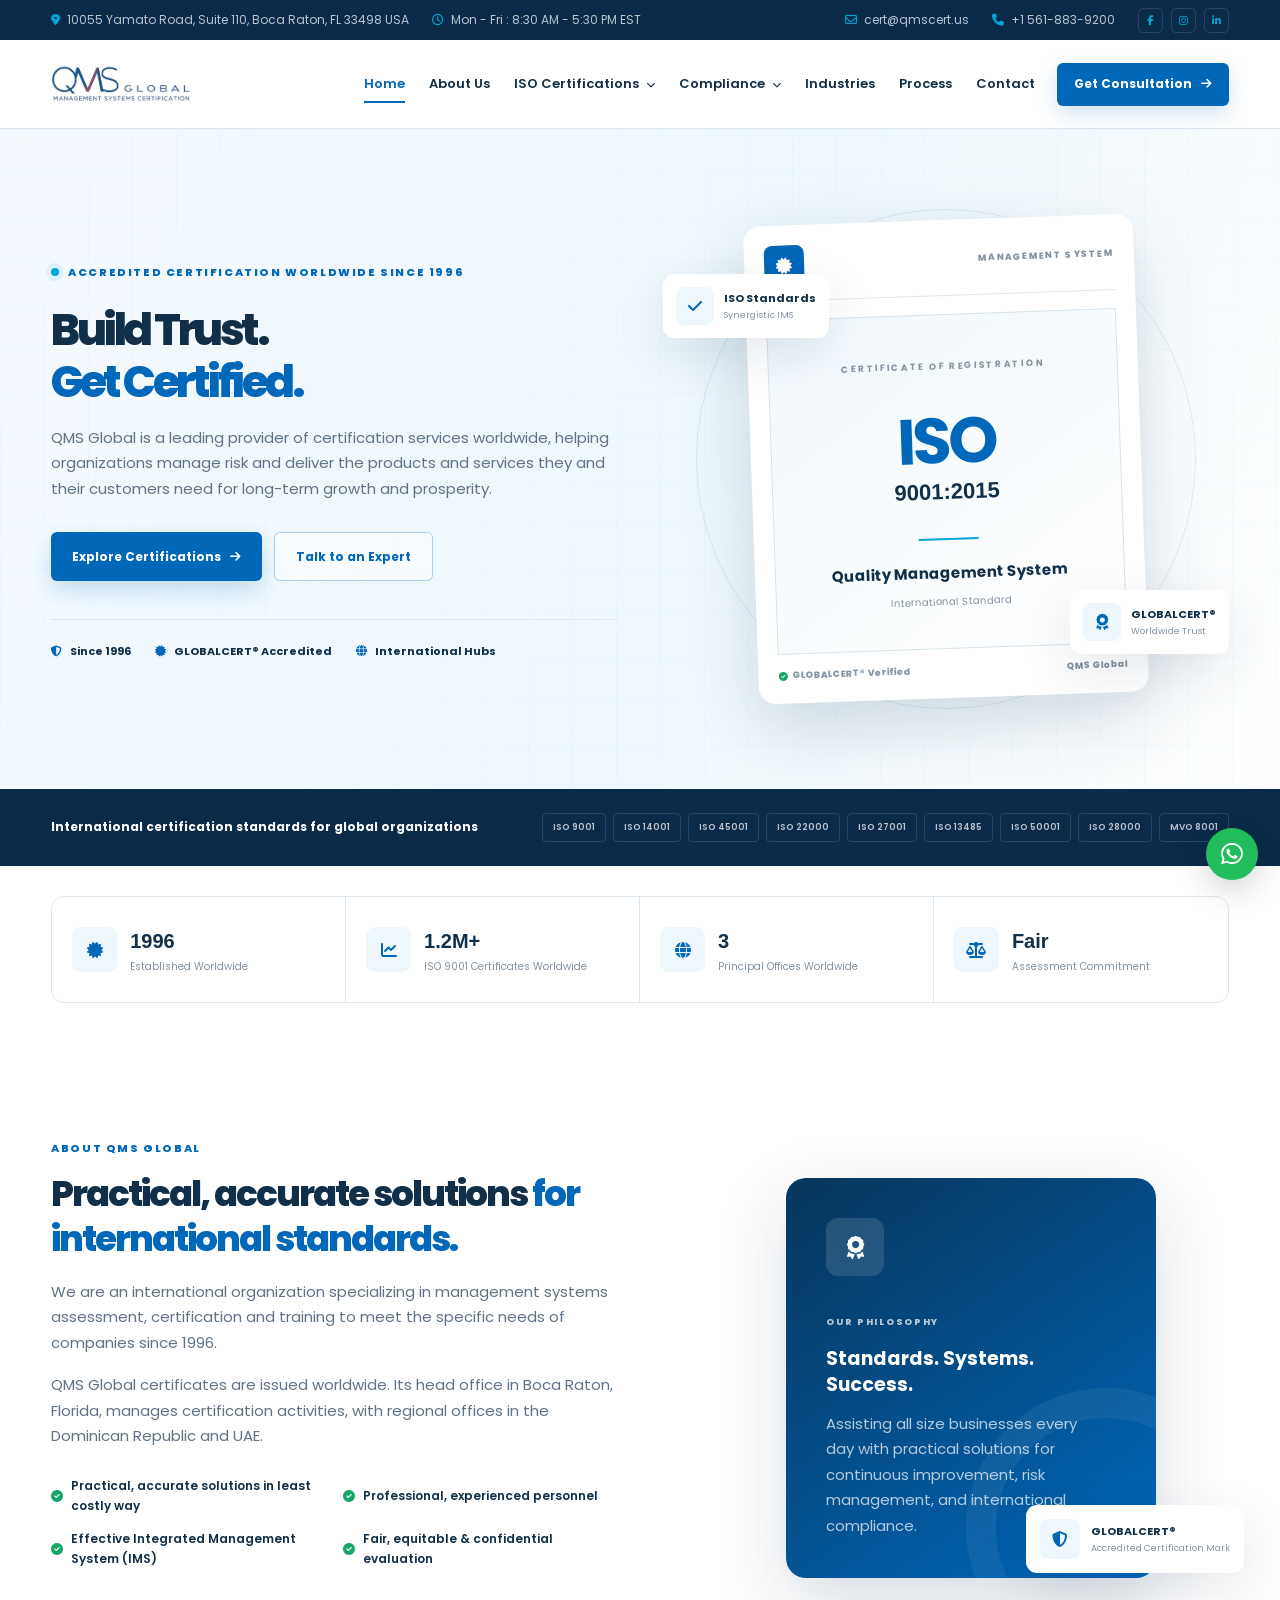
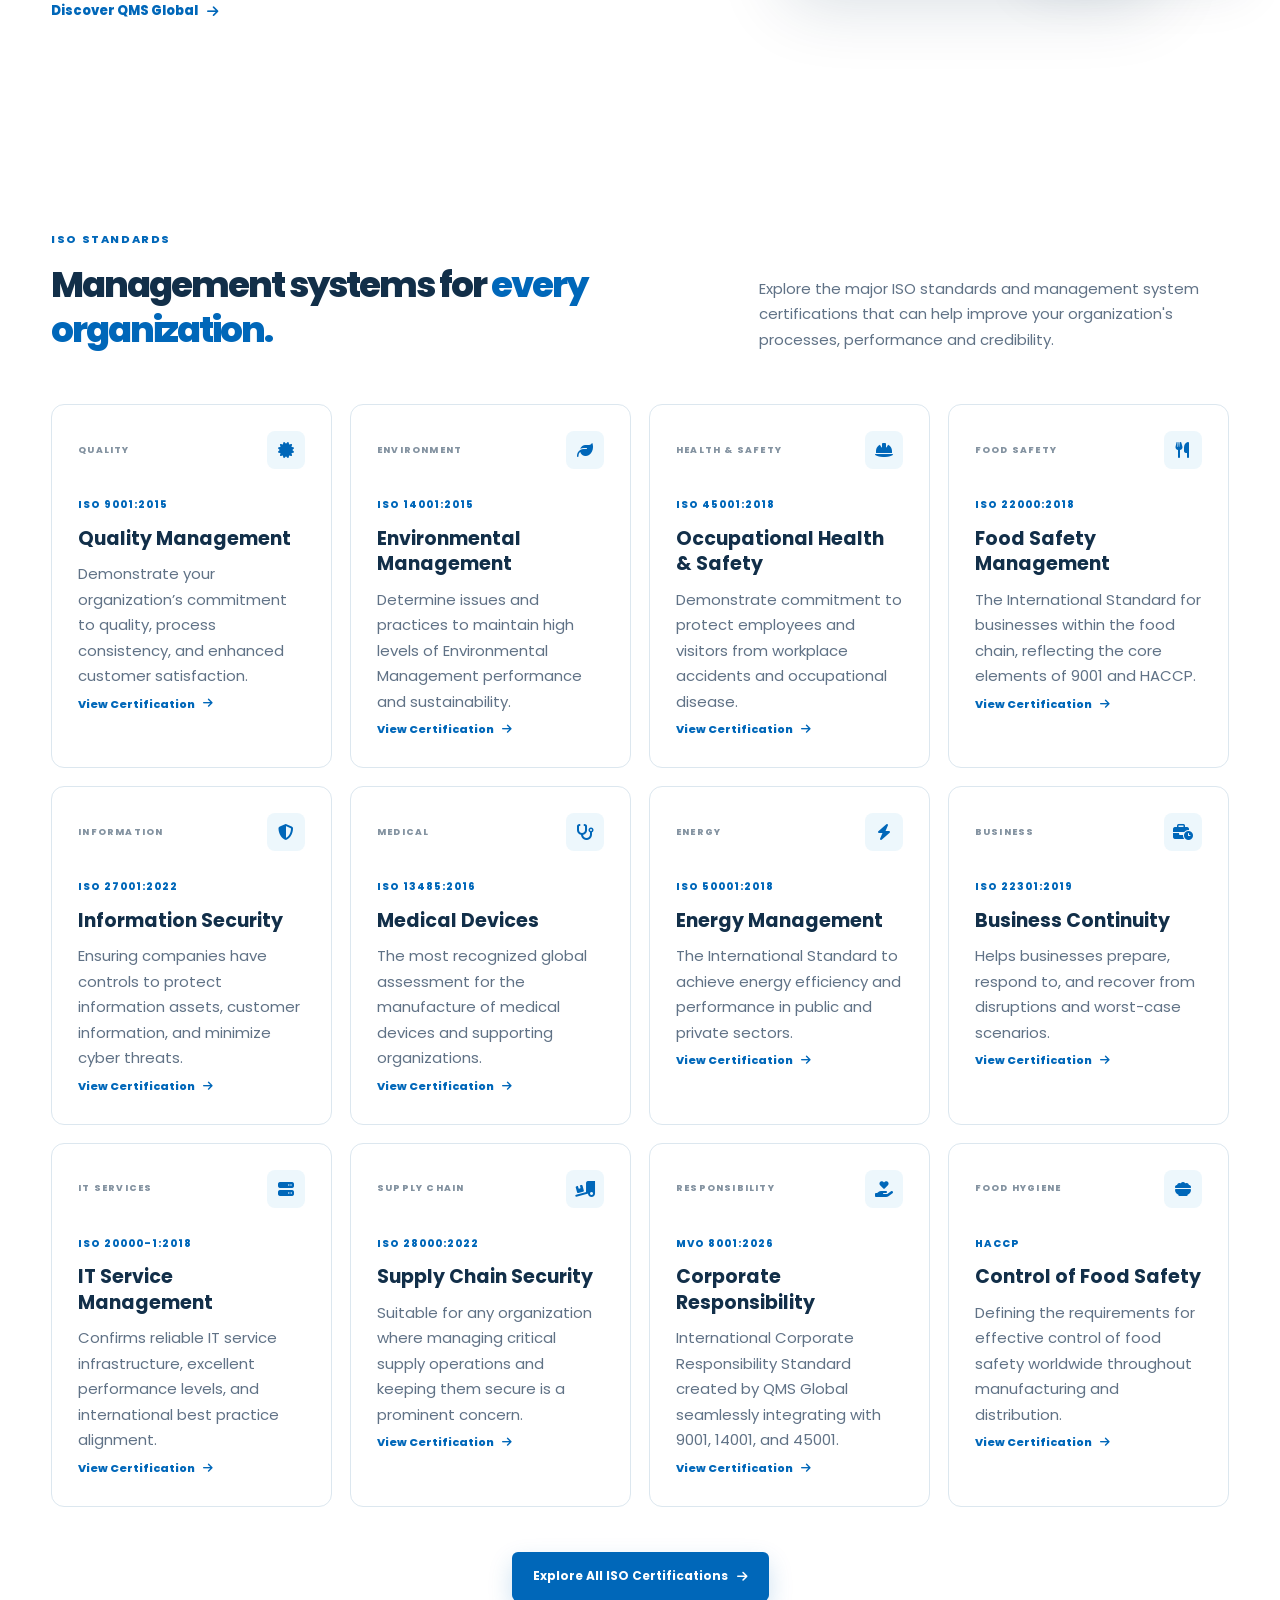
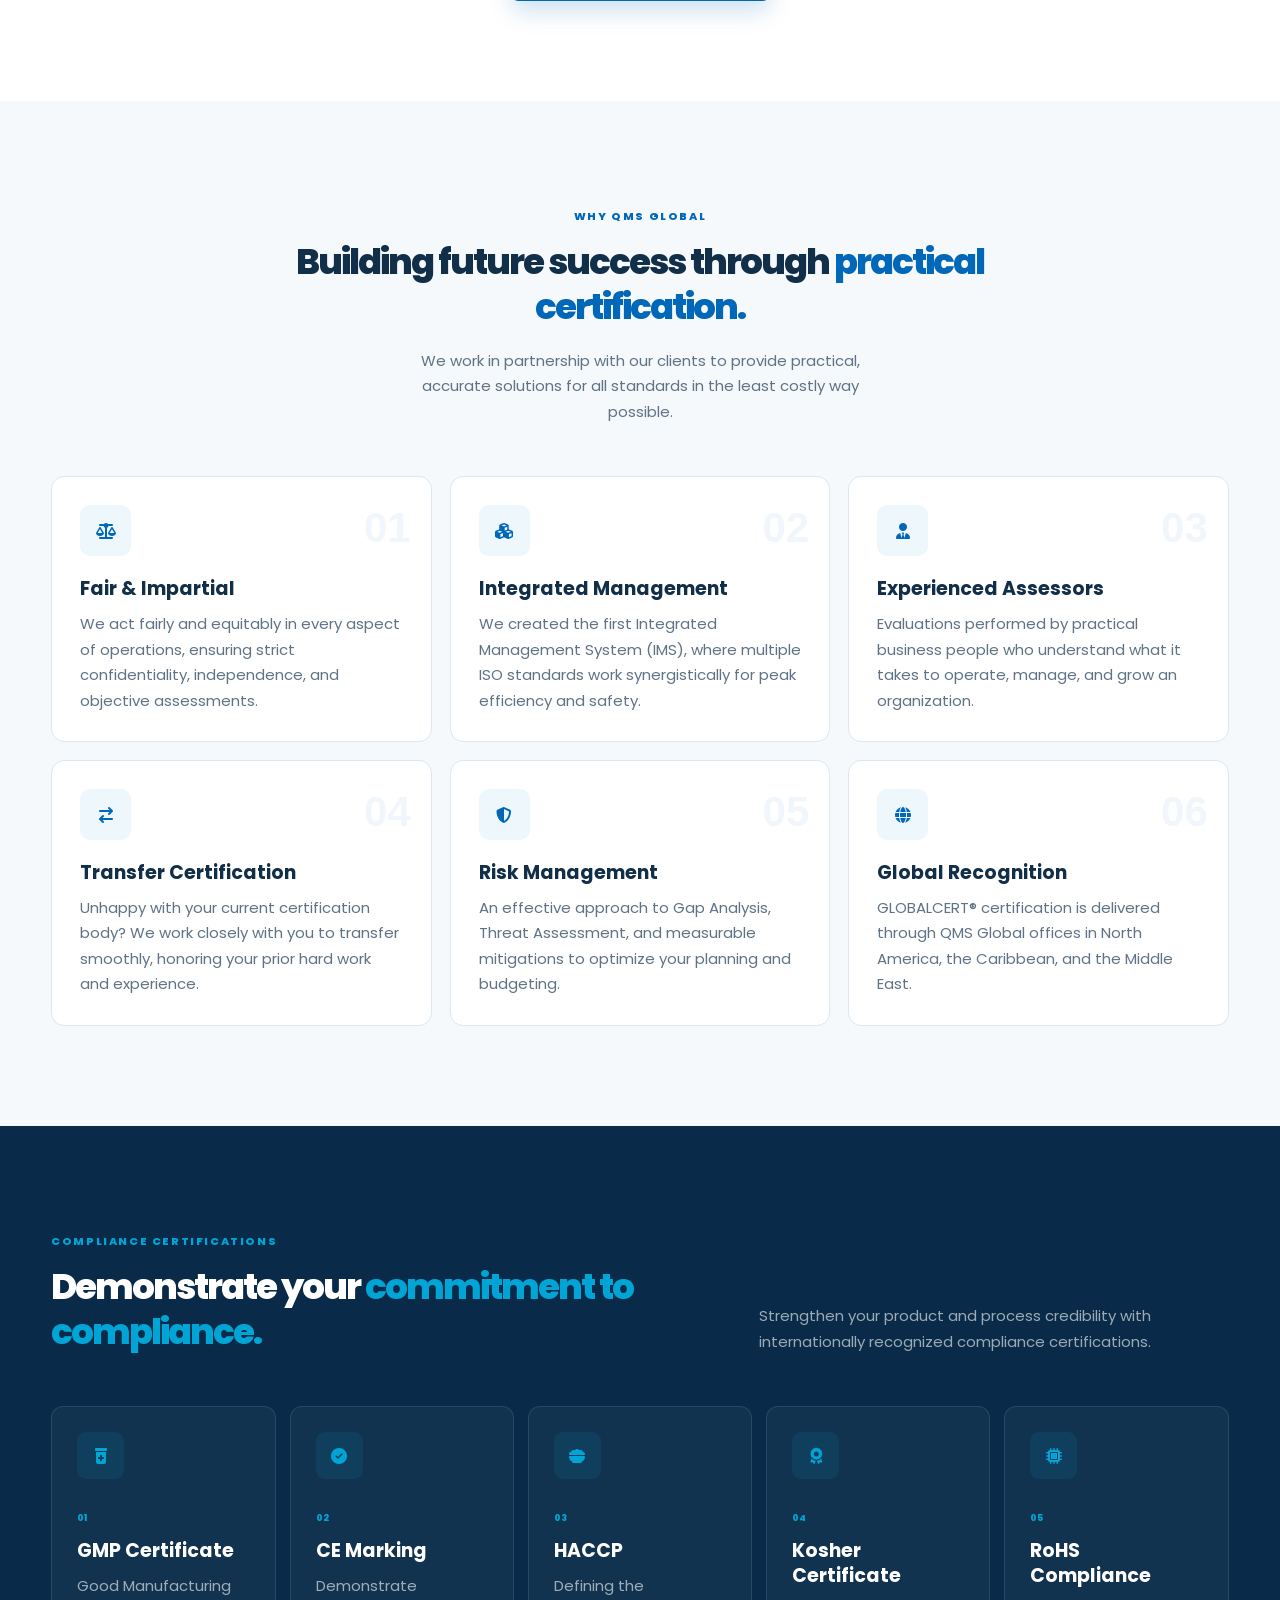
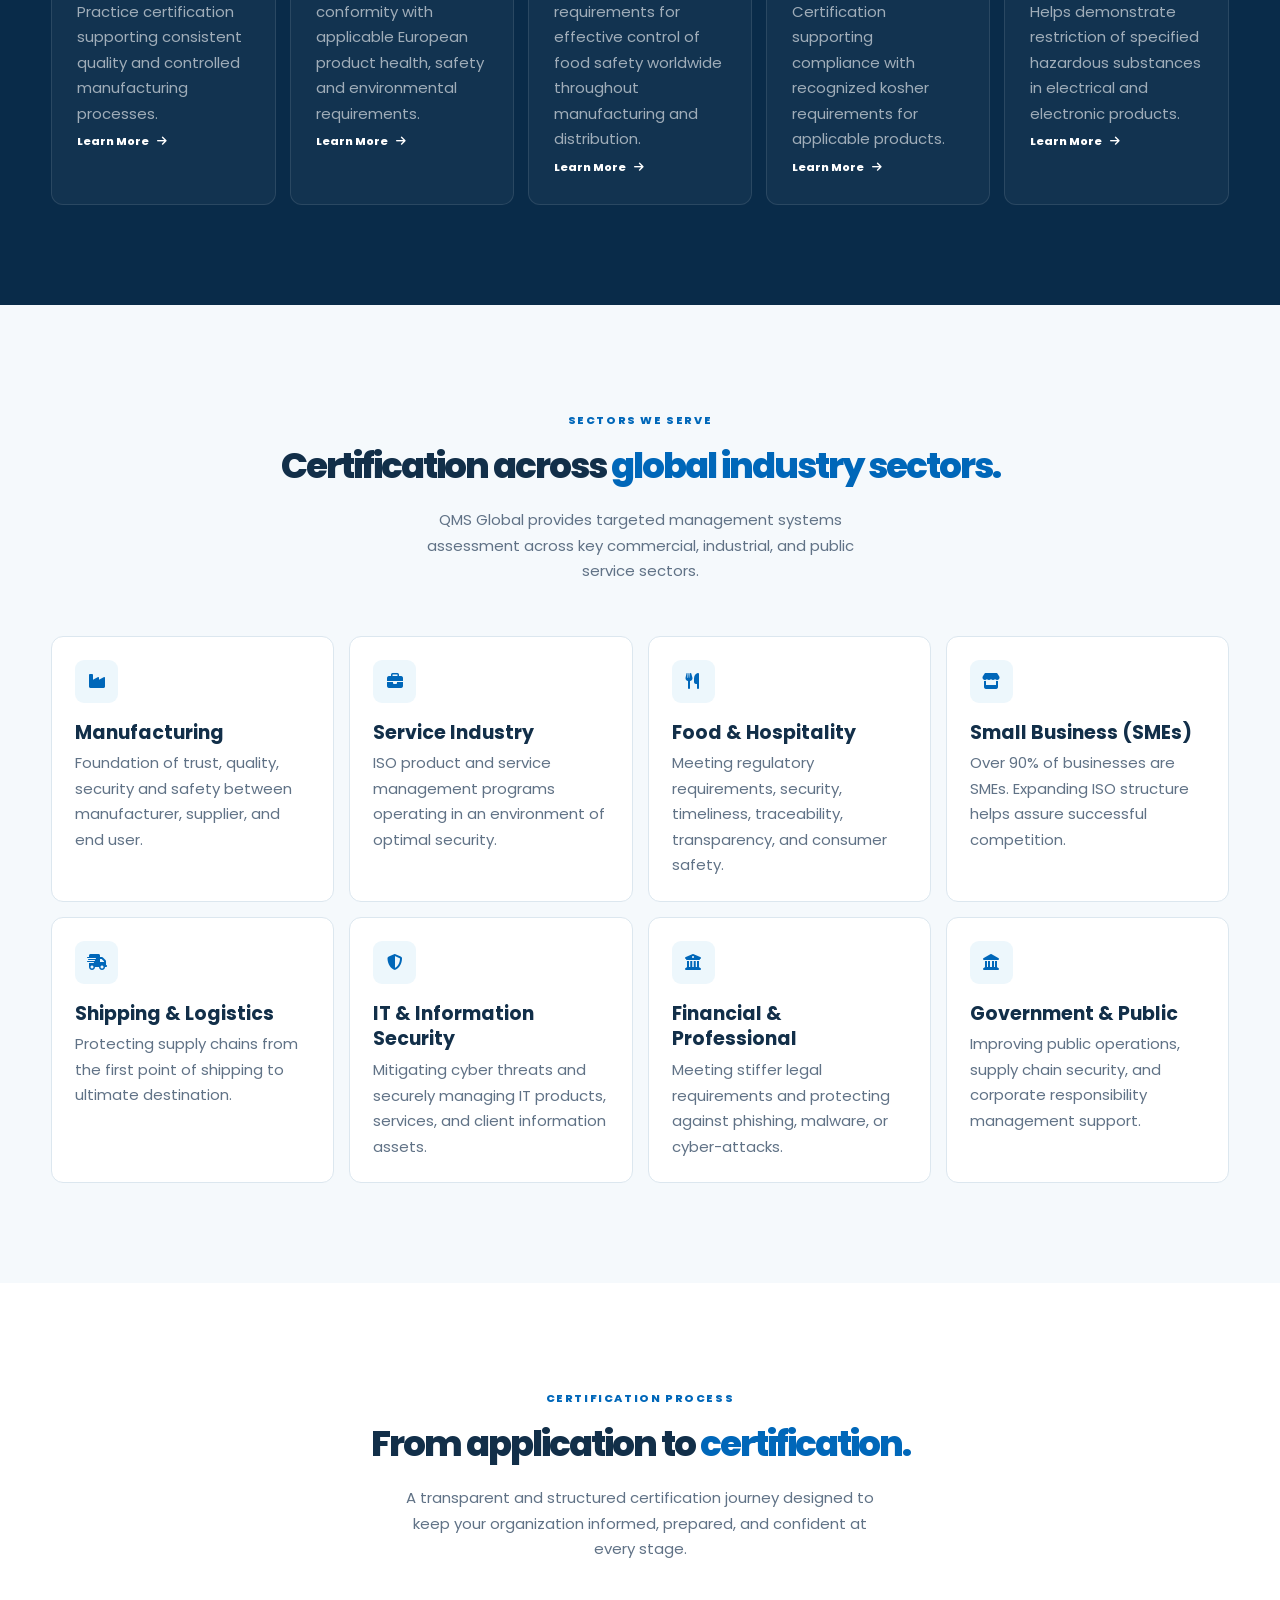
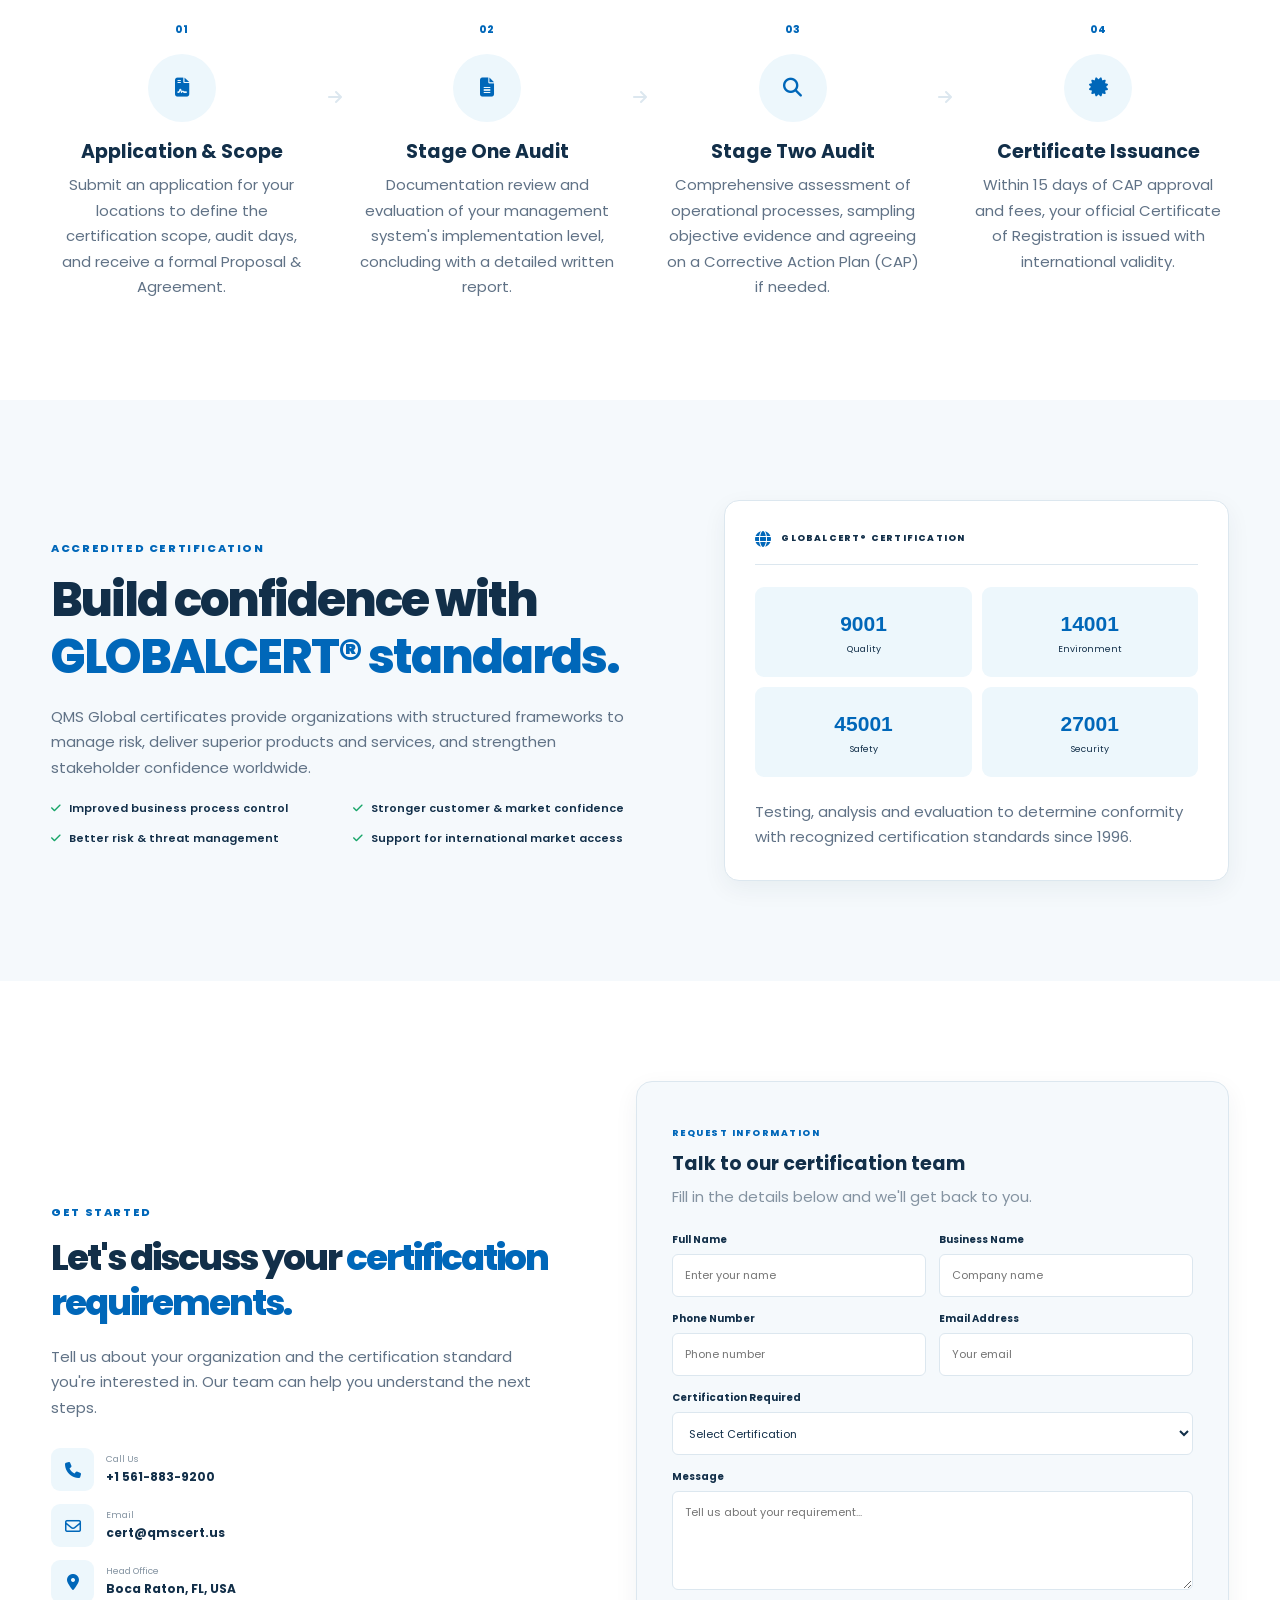
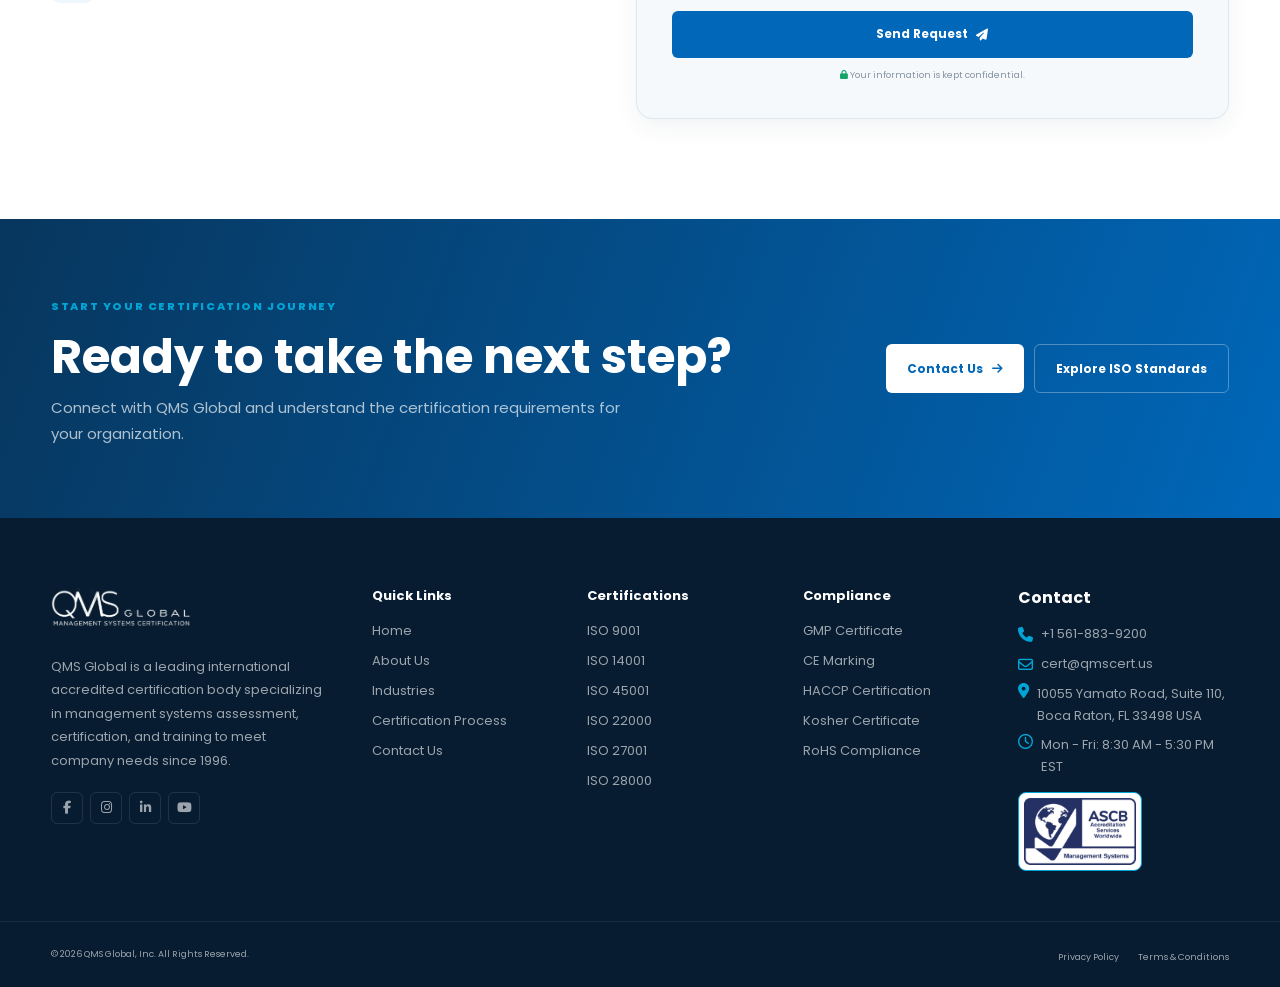
<file: index.html>
<!doctype html>
<html lang="en">
  <head>
    <meta charset="UTF-8" />
    <meta name="viewport" content="width=device-width, initial-scale=1.0" />

    <title>QMS Global | Accredited ISO Certification Services</title>

    <meta
      name="description"
      content="QMS Global is a leading provider of accredited ISO certification, inspection and management systems assessment services worldwide since 1996."
    />

    <!-- Google Fonts - Poppins -->
    <link rel="preconnect" href="https://fonts.googleapis.com" />
    <link rel="preconnect" href="https://fonts.gstatic.com" crossorigin />

    <link
      href="https://fonts.googleapis.com/css2?family=Poppins:wght@300;400;500;600;700;800&display=swap"
      rel="stylesheet"
    />

    <!-- Font Awesome -->
    <link
      rel="stylesheet"
      href="https://cdnjs.cloudflare.com/ajax/libs/font-awesome/6.6.0/css/all.min.css"
    />

    <!-- CSS -->
    <link rel="stylesheet" href="css/style.css" />
  </head>

  <body>
    <!-- =====================================================
     TOP BAR
===================================================== -->

    <div class="topbar">
      <div class="container topbar-inner">
        <div class="topbar-left">
          <span>
            <i class="fa-solid fa-location-dot"></i>
            10055 Yamato Road, Suite 110, Boca Raton, FL 33498 USA
          </span>

          <span>
            <i class="fa-regular fa-clock"></i>
            Mon - Fri : 8:30 AM - 5:30 PM EST
          </span>
        </div>

        <div class="topbar-right">
          <a href="mailto:cert@qmscert.us">
            <i class="fa-regular fa-envelope"></i>
            cert@qmscert.us
          </a>

          <a href="tel:+15618839200">
            <i class="fa-solid fa-phone"></i>
            +1 561-883-9200
          </a>

          <div class="social-links">
            <a href="#"><i class="fa-brands fa-facebook-f"></i></a>
            <a href="#"><i class="fa-brands fa-instagram"></i></a>
            <a href="#"><i class="fa-brands fa-linkedin-in"></i></a>
          </div>
        </div>
      </div>
    </div>

    <!-- =====================================================
     HEADER
===================================================== -->

    <header class="header">
      <div class="container navbar">
        <!-- LOGO IMAGE ONLY -->
        <a href="index.html" class="brand">
          <img src="images/logo.png" alt="QMS Global" />
        </a>

        <!-- DESKTOP NAVIGATION -->

        <nav class="nav-menu" id="navMenu">
          <a href="index.html" class="nav-link active"> Home </a>

          <a href="about.html" class="nav-link"> About Us </a>

          <!-- ISO DROPDOWN -->

          <div class="nav-dropdown">
            <button class="dropdown-toggle">
              ISO Certifications
              <i class="fa-solid fa-chevron-down"></i>
            </button>

            <div class="dropdown-menu">
              <a href="ISO-Certifications.html?iso=9001">
                <i class="fa-solid fa-certificate"></i>
                ISO 9001:2015
              </a>

              <a href="ISO-Certifications.html?iso=14001">
                <i class="fa-solid fa-leaf"></i>
                ISO 14001:2015
              </a>

              <a href="ISO-Certifications.html?iso=45001">
                <i class="fa-solid fa-helmet-safety"></i>
                ISO 45001:2018
              </a>

              <a href="ISO-Certifications.html?iso=22000">
                <i class="fa-solid fa-utensils"></i>
                ISO 22000:2018
              </a>

              <a href="ISO-Certifications.html?iso=27001">
                <i class="fa-solid fa-shield-halved"></i>
                ISO 27001:2022
              </a>

              <a href="ISO-Certifications.html?iso=13485">
                <i class="fa-solid fa-stethoscope"></i>
                ISO 13485:2016
              </a>

              <a href="ISO-Certifications.html?iso=50001">
                <i class="fa-solid fa-bolt"></i>
                ISO 50001:2018
              </a>

              <a href="ISO-Certifications.html?iso=22301">
                <i class="fa-solid fa-business-time"></i>
                ISO 22301:2019
              </a>

              <a href="ISO-Certifications.html?iso=20000">
                <i class="fa-solid fa-server"></i>
                ISO 20000-1:2018
              </a>

              <a href="ISO-Certifications.html?iso=37001">
                <i class="fa-solid fa-scale-balanced"></i>
                ISO 37001:2016
              </a>

              <a href="ISO-Certifications.html?iso=41001">
                <i class="fa-solid fa-building"></i>
                ISO 41001:2018
              </a>

              <a href="ISO-Certifications.html?iso=10002">
                <i class="fa-solid fa-comments"></i>
                ISO 10002:2018
              </a>
              <a href="ISO-Certifications.html?iso=9001" class="dropdown-all">
                View All Certifications
                <i class="fa-solid fa-arrow-right"></i>
              </a>
            </div>
          </div>

          <!-- COMPLIANCE -->

          <div class="nav-dropdown">
            <button class="dropdown-toggle">
              Compliance
              <i class="fa-solid fa-chevron-down"></i>
            </button>

            <div class="dropdown-menu">
              <a href="compliance.html?type=gmp">
                <i class="fa-solid fa-prescription-bottle-medical"></i>
                GMP Certificate
              </a>

              <a href="compliance.html?type=ce">
                <i class="fa-solid fa-circle-check"></i>
                CE Marking
              </a>

              <a href="compliance.html?type=haccp">
                <i class="fa-solid fa-bowl-food"></i>
                HACCP Certification
              </a>

              <a href="compliance.html?type=kosher">
                <i class="fa-solid fa-award"></i>
                Kosher Certificate
              </a>

              <a href="compliance.html?type=rohs">
                <i class="fa-solid fa-microchip"></i>
                RoHS Compliance
              </a>

              <a href="compliance.html?type=all" class="dropdown-all">
                View All Compliance
                <i class="fa-solid fa-arrow-right"></i>
              </a>
            </div>
          </div>

          <a href="industries.html" class="nav-link"> Industries </a>

          <a href="process.html" class="nav-link"> Process </a>

          <a href="contact.html" class="nav-link"> Contact </a>

          <a href="#consultation" class="nav-btn">
            Get Consultation
            <i class="fa-solid fa-arrow-right"></i>
          </a>
        </nav>

        <!-- MOBILE BUTTON -->

        <button class="menu-toggle" id="menuToggle">
          <i class="fa-solid fa-bars"></i>
        </button>
      </div>
    </header>

    <!-- =====================================================
     HERO
===================================================== -->

    <section class="hero">
      <div class="hero-pattern"></div>

      <div class="container hero-grid">
        <div class="hero-content">
          <span class="eyebrow">
            <span class="eyebrow-dot"></span>
            Accredited Certification Worldwide Since 1996
          </span>

          <h1>
            Build Trust.
            <span>Get Certified.</span>
          </h1>

          <p>
            QMS Global is a leading provider of certification services worldwide,
            helping organizations manage risk and deliver the products and services
            they and their customers need for long-term growth and prosperity.
          </p>

          <div class="hero-buttons">
            <a href="#certifications" class="btn btn-primary">
              Explore Certifications
              <i class="fa-solid fa-arrow-right"></i>
            </a>

            <a href="#consultation" class="btn btn-outline">
              Talk to an Expert
            </a>
          </div>

          <div class="hero-trust">
            <div>
              <i class="fa-solid fa-shield-halved"></i>
              <span>Since 1996</span>
            </div>

            <div>
              <i class="fa-solid fa-certificate"></i>
              <span>GLOBALCERT® Accredited</span>
            </div>

            <div>
              <i class="fa-solid fa-globe"></i>
              <span>International Hubs</span>
            </div>
          </div>
        </div>

        <!-- HERO VISUAL -->

        <div class="hero-visual">
          <div class="hero-ring ring-one"></div>
          <div class="hero-ring ring-two"></div>

          <div class="certificate-visual">
            <div class="certificate-header">
              <div class="certificate-mark">
                <i class="fa-solid fa-certificate"></i>
              </div>

              <span>MANAGEMENT SYSTEM</span>
            </div>

            <div class="certificate-body">
              <small> CERTIFICATE OF REGISTRATION </small>

              <h2>ISO</h2>

              <strong>9001:2015</strong>

              <div class="certificate-divider"></div>

              <p>Quality Management System</p>

              <span> International Standard </span>
            </div>

            <div class="certificate-footer">
              <span>
                <i class="fa-solid fa-circle-check"></i>
                GLOBALCERT® Verified
              </span>

              <span> QMS Global </span>
            </div>
          </div>

          <div class="floating-box box-one">
            <i class="fa-solid fa-check"></i>

            <div>
              <strong>ISO Standards</strong>
              <span>Synergistic IMS</span>
            </div>
          </div>

          <div class="floating-box box-two">
            <i class="fa-solid fa-award"></i>

            <div>
              <strong>GLOBALCERT®</strong>
              <span>Worldwide Trust</span>
            </div>
          </div>
        </div>
      </div>
    </section>

    <!-- =====================================================
     TRUST STRIP
===================================================== -->

    <section class="trust-strip">
      <div class="container trust-inner">
        <span> International certification standards for global organizations </span>

        <div class="standard-tags">
          <span>ISO 9001</span>
          <span>ISO 14001</span>
          <span>ISO 45001</span>
          <span>ISO 22000</span>
          <span>ISO 27001</span>
          <span>ISO 13485</span>
          <span>ISO 50001</span>
          <span>ISO 28000</span>
          <span>MVO 8001</span>
        </div>
      </div>
    </section>

    <!-- =====================================================
     STATS
===================================================== -->

    <section class="stats">
      <div class="container stats-grid">
        <div class="stat-card">
          <div class="stat-icon">
            <i class="fa-solid fa-certificate"></i>
          </div>

          <div>
            <strong>1996</strong>
            <span>Established Worldwide</span>
          </div>
        </div>

        <div class="stat-card">
          <div class="stat-icon">
            <i class="fa-solid fa-chart-line"></i>
          </div>

          <div>
            <strong>1.2M+</strong>
            <span>ISO 9001 Certificates Worldwide</span>
          </div>
        </div>

        <div class="stat-card">
          <div class="stat-icon">
            <i class="fa-solid fa-globe"></i>
          </div>

          <div>
            <strong>3</strong>
            <span>Principal Offices Worldwide</span>
          </div>
        </div>

        <div class="stat-card">
          <div class="stat-icon">
            <i class="fa-solid fa-scale-balanced"></i>
          </div>

          <div>
            <strong>Fair</strong>
            <span>Assessment Commitment</span>
          </div>
        </div>
      </div>
    </section>

    <!-- =====================================================
     ABOUT INTRO
===================================================== -->

    <section class="about-intro">
      <div class="container about-grid">
        <div class="about-content">
          <span class="section-label"> About QMS Global </span>

          <h2>
            Practical, accurate solutions
            <span>for international standards.</span>
          </h2>

          <p>
            We are an international organization specializing in management systems
            assessment, certification and training to meet the specific needs of
            companies since 1996.
          </p>

          <p>
            QMS Global certificates are issued worldwide. Its head office in Boca Raton,
            Florida, manages certification activities, with regional offices in the
            Dominican Republic and UAE.
          </p>

          <div class="check-list">
            <div>
              <i class="fa-solid fa-circle-check"></i>
              Practical, accurate solutions in least costly way
            </div>

            <div>
              <i class="fa-solid fa-circle-check"></i>
              Professional, experienced personnel
            </div>

            <div>
              <i class="fa-solid fa-circle-check"></i>
              Effective Integrated Management System (IMS)
            </div>

            <div>
              <i class="fa-solid fa-circle-check"></i>
              Fair, equitable & confidential evaluation
            </div>
          </div>

          <a href="about.html" class="text-btn">
            Discover QMS Global
            <i class="fa-solid fa-arrow-right"></i>
          </a>
        </div>

        <div class="about-visual">
          <div class="about-card">
            <div class="about-card-icon">
              <i class="fa-solid fa-award"></i>
            </div>

            <span>OUR PHILOSOPHY</span>

            <h3>Standards. Systems. Success.</h3>

            <p>
              Assisting all size businesses every day with practical solutions for
              continuous improvement, risk management, and international compliance.
            </p>
          </div>

          <div class="about-small-card">
            <i class="fa-solid fa-shield-halved"></i>

            <div>
              <strong>GLOBALCERT®</strong>
              <span>Accredited Certification Mark</span>
            </div>
          </div>
        </div>
      </div>
    </section>

    <!-- =====================================================
     ISO CERTIFICATIONS
===================================================== -->

    <section class="certifications" id="certifications">
      <div class="container">
        <div class="section-heading">
          <div>
            <span class="section-label"> ISO Standards </span>

            <h2>
              Management systems for
              <span>every organization.</span>
            </h2>
          </div>

          <p>
            Explore the major ISO standards and management system certifications
            that can help improve your organization's processes, performance and
            credibility.
          </p>
        </div>

        <div class="cert-grid">
          <!-- ISO 9001 -->

          <article class="cert-card">
            <div class="cert-top">
              <span>QUALITY</span>
              <i class="fa-solid fa-certificate"></i>
            </div>

            <span class="cert-code">ISO 9001:2015</span>

            <h3>Quality Management</h3>

            <p>
              Demonstrate your organization’s commitment to quality, process consistency,
              and enhanced customer satisfaction.
            </p>

            <a href="ISO-Certifications.html?iso=9001">
              View Certification
              <i class="fa-solid fa-arrow-right"></i>
            </a>
          </article>

          <!-- ISO 14001 -->

          <article class="cert-card">
            <div class="cert-top">
              <span>ENVIRONMENT</span>
              <i class="fa-solid fa-leaf"></i>
            </div>

            <span class="cert-code">ISO 14001:2015</span>

            <h3>Environmental Management</h3>

            <p>
              Determine issues and practices to maintain high levels of Environmental
              Management performance and sustainability.
            </p>

            <a href="ISO-Certifications.html?iso=14001">
              View Certification
              <i class="fa-solid fa-arrow-right"></i>
            </a>
          </article>

          <!-- ISO 45001 -->

          <article class="cert-card">
            <div class="cert-top">
              <span>HEALTH & SAFETY</span>
              <i class="fa-solid fa-helmet-safety"></i>
            </div>

            <span class="cert-code">ISO 45001:2018</span>

            <h3>Occupational Health & Safety</h3>

            <p>
              Demonstrate commitment to protect employees and visitors from workplace
              accidents and occupational disease.
            </p>

            <a href="ISO-Certifications.html?iso=45001">
              View Certification
              <i class="fa-solid fa-arrow-right"></i>
            </a>
          </article>

          <!-- ISO 22000 -->

          <article class="cert-card">
            <div class="cert-top">
              <span>FOOD SAFETY</span>
              <i class="fa-solid fa-utensils"></i>
            </div>

            <span class="cert-code">ISO 22000:2018</span>

            <h3>Food Safety Management</h3>

            <p>
              The International Standard for businesses within the food chain,
              reflecting the core elements of 9001 and HACCP.
            </p>

            <a href="ISO-Certifications.html?iso=22000">
              View Certification
              <i class="fa-solid fa-arrow-right"></i>
            </a>
          </article>

          <!-- ISO 27001 -->

          <article class="cert-card">
            <div class="cert-top">
              <span>INFORMATION</span>
              <i class="fa-solid fa-shield-halved"></i>
            </div>

            <span class="cert-code">ISO 27001:2022</span>

            <h3>Information Security</h3>

            <p>
              Ensuring companies have controls to protect information assets,
              customer information, and minimize cyber threats.
            </p>

            <a href="ISO-Certifications.html?iso=27001">
              View Certification
              <i class="fa-solid fa-arrow-right"></i>
            </a>
          </article>

          <!-- ISO 13485 -->

          <article class="cert-card">
            <div class="cert-top">
              <span>MEDICAL</span>
              <i class="fa-solid fa-stethoscope"></i>
            </div>

            <span class="cert-code">ISO 13485:2016</span>

            <h3>Medical Devices</h3>

            <p>
              The most recognized global assessment for the manufacture of medical
              devices and supporting organizations.
            </p>

            <a href="ISO-Certifications.html?iso=13485">
              View Certification
              <i class="fa-solid fa-arrow-right"></i>
            </a>
          </article>

          <!-- ISO 50001 -->

          <article class="cert-card">
            <div class="cert-top">
              <span>ENERGY</span>
              <i class="fa-solid fa-bolt"></i>
            </div>

            <span class="cert-code">ISO 50001:2018</span>

            <h3>Energy Management</h3>

            <p>
              The International Standard to achieve energy efficiency and performance
              in public and private sectors.
            </p>

            <a href="ISO-Certifications.html?iso=50001">
              View Certification
              <i class="fa-solid fa-arrow-right"></i>
            </a>
          </article>

          <!-- ISO 22301 -->

          <article class="cert-card">
            <div class="cert-top">
              <span>BUSINESS</span>
              <i class="fa-solid fa-business-time"></i>
            </div>

            <span class="cert-code">ISO 22301:2019</span>

            <h3>Business Continuity</h3>

            <p>
              Helps businesses prepare, respond to, and recover from disruptions
              and worst-case scenarios.
            </p>

            <a href="ISO-Certifications.html?iso=22301">
              View Certification
              <i class="fa-solid fa-arrow-right"></i>
            </a>
          </article>

          <!-- ISO 20000 -->

          <article class="cert-card">
            <div class="cert-top">
              <span>IT SERVICES</span>
              <i class="fa-solid fa-server"></i>
            </div>

            <span class="cert-code">ISO 20000-1:2018</span>

            <h3>IT Service Management</h3>

            <p>
              Confirms reliable IT service infrastructure, excellent performance
              levels, and international best practice alignment.
            </p>

            <a href="ISO-Certifications.html?iso=20000">
              View Certification
              <i class="fa-solid fa-arrow-right"></i>
            </a>
          </article>

          <!-- ISO 28000 -->

          <article class="cert-card">
            <div class="cert-top">
              <span>SUPPLY CHAIN</span>
              <i class="fa-solid fa-truck-ramp-box"></i>
            </div>

            <span class="cert-code">ISO 28000:2022</span>

            <h3>Supply Chain Security</h3>

            <p>
              Suitable for any organization where managing critical supply operations
              and keeping them secure is a prominent concern.
            </p>

            <a href="ISO-Certifications.html?iso=28000">
              View Certification
              <i class="fa-solid fa-arrow-right"></i>
            </a>
          </article>

          <!-- MVO 8001 -->

          <article class="cert-card">
            <div class="cert-top">
              <span>RESPONSIBILITY</span>
              <i class="fa-solid fa-hand-holding-heart"></i>
            </div>

            <span class="cert-code">MVO 8001:2026</span>

            <h3>Corporate Responsibility</h3>

            <p>
              International Corporate Responsibility Standard created by QMS Global
              seamlessly integrating with 9001, 14001, and 45001.
            </p>

            <a href="ISO-Certifications.html?iso=8001">
              View Certification
              <i class="fa-solid fa-arrow-right"></i>
            </a>
          </article>

          <!-- HACCP -->

          <article class="cert-card">
            <div class="cert-top">
              <span>FOOD HYGIENE</span>
              <i class="fa-solid fa-bowl-food"></i>
            </div>

            <span class="cert-code">HACCP</span>

            <h3>Control of Food Safety</h3>

            <p>
              Defining the requirements for effective control of food safety
              worldwide throughout manufacturing and distribution.
            </p>

            <a href="compliance.html?type=haccp">
              View Certification
              <i class="fa-solid fa-arrow-right"></i>
            </a>
          </article>
        </div>

        <div class="center-button">
          <a href="ISO-Certifications.html" class="btn btn-primary">
            Explore All ISO Certifications
            <i class="fa-solid fa-arrow-right"></i>
          </a>
        </div>
      </div>
    </section>

    <!-- =====================================================
     WHY CHOOSE US
===================================================== -->

    <section class="why-us">
      <div class="container">
        <div class="section-heading center">
          <span class="section-label"> Why QMS Global </span>

          <h2>
            Building future success through
            <span>practical certification.</span>
          </h2>

          <p>
            We work in partnership with our clients to provide practical, accurate
            solutions for all standards in the least costly way possible.
          </p>
        </div>

        <div class="why-grid">
          <div class="why-card">
            <span class="number">01</span>

            <div class="why-icon">
              <i class="fa-solid fa-scale-balanced"></i>
            </div>

            <h3>Fair & Impartial</h3>

            <p>
              We act fairly and equitably in every aspect of operations, ensuring
              strict confidentiality, independence, and objective assessments.
            </p>
          </div>

          <div class="why-card">
            <span class="number">02</span>

            <div class="why-icon">
              <i class="fa-solid fa-cubes"></i>
            </div>

            <h3>Integrated Management</h3>

            <p>
              We created the first Integrated Management System (IMS), where multiple
              ISO standards work synergistically for peak efficiency and safety.
            </p>
          </div>

          <div class="why-card">
            <span class="number">03</span>

            <div class="why-icon">
              <i class="fa-solid fa-user-tie"></i>
            </div>

            <h3>Experienced Assessors</h3>

            <p>
              Evaluations performed by practical business people who understand what
              it takes to operate, manage, and grow an organization.
            </p>
          </div>

          <div class="why-card">
            <span class="number">04</span>

            <div class="why-icon">
              <i class="fa-solid fa-arrow-right-arrow-left"></i>
            </div>

            <h3>Transfer Certification</h3>

            <p>
              Unhappy with your current certification body? We work closely with you
              to transfer smoothly, honoring your prior hard work and experience.
            </p>
          </div>

          <div class="why-card">
            <span class="number">05</span>

            <div class="why-icon">
              <i class="fa-solid fa-shield-halved"></i>
            </div>

            <h3>Risk Management</h3>

            <p>
              An effective approach to Gap Analysis, Threat Assessment, and measurable
              mitigations to optimize your planning and budgeting.
            </p>
          </div>

          <div class="why-card">
            <span class="number">06</span>

            <div class="why-icon">
              <i class="fa-solid fa-globe"></i>
            </div>

            <h3>Global Recognition</h3>

            <p>
              GLOBALCERT® certification is delivered through QMS Global offices in
              North America, the Caribbean, and the Middle East.
            </p>
          </div>
        </div>
      </div>
    </section>

    <!-- =====================================================
     COMPLIANCE CERTIFICATIONS
===================================================== -->

    <section class="compliance">
      <div class="container">
        <div class="section-heading">
          <div>
            <span class="section-label"> Compliance Certifications </span>

            <h2>
              Demonstrate your
              <span>commitment to compliance.</span>
            </h2>
          </div>

          <p>
            Strengthen your product and process credibility with internationally
            recognized compliance certifications.
          </p>
        </div>

        <div class="compliance-grid">
          <div class="compliance-card">
            <div class="compliance-icon">
              <i class="fa-solid fa-prescription-bottle-medical"></i>
            </div>

            <span>01</span>

            <h3>GMP Certificate</h3>

            <p>
              Good Manufacturing Practice certification supporting consistent
              quality and controlled manufacturing processes.
            </p>

            <a href="compliance.html?type=gmp">
              Learn More
              <i class="fa-solid fa-arrow-right"></i>
            </a>
          </div>

          <div class="compliance-card">
            <div class="compliance-icon">
              <i class="fa-solid fa-circle-check"></i>
            </div>

            <span>02</span>

            <h3>CE Marking</h3>

            <p>
              Demonstrate conformity with applicable European product health,
              safety and environmental requirements.
            </p>

            <a href="compliance.html?type=ce">
              Learn More
              <i class="fa-solid fa-arrow-right"></i>
            </a>
          </div>

          <div class="compliance-card">
            <div class="compliance-icon">
              <i class="fa-solid fa-bowl-food"></i>
            </div>

            <span>03</span>

            <h3>HACCP</h3>

            <p>
              Defining the requirements for effective control of food safety
              worldwide throughout manufacturing and distribution.
            </p>

            <a href="compliance.html?type=haccp">
              Learn More
              <i class="fa-solid fa-arrow-right"></i>
            </a>
          </div>

          <div class="compliance-card">
            <div class="compliance-icon">
              <i class="fa-solid fa-award"></i>
            </div>

            <span>04</span>

            <h3>Kosher Certificate</h3>

            <p>
              Certification supporting compliance with recognized kosher
              requirements for applicable products.
            </p>

            <a href="compliance.html?type=kosher">
              Learn More
              <i class="fa-solid fa-arrow-right"></i>
            </a>
          </div>

          <div class="compliance-card">
            <div class="compliance-icon">
              <i class="fa-solid fa-microchip"></i>
            </div>

            <span>05</span>

            <h3>RoHS Compliance</h3>

            <p>
              Helps demonstrate restriction of specified hazardous substances in
              electrical and electronic products.
            </p>

            <a href="compliance.html?type=rohs">
              Learn More
              <i class="fa-solid fa-arrow-right"></i>
            </a>
          </div>
        </div>
      </div>
    </section>

    <!-- =====================================================
     INDUSTRIES
===================================================== -->

    <section class="industries">
      <div class="container">
        <div class="section-heading center">
          <span class="section-label"> Sectors We Serve </span>

          <h2>
            Certification across
            <span>global industry sectors.</span>
          </h2>

          <p>
            QMS Global provides targeted management systems assessment across
            key commercial, industrial, and public service sectors.
          </p>
        </div>

        <div class="industry-grid">
          <div class="industry-card">
            <i class="fa-solid fa-industry"></i>
            <h3>Manufacturing</h3>
            <p>Foundation of trust, quality, security and safety between manufacturer, supplier, and end user.</p>
          </div>

          <div class="industry-card">
            <i class="fa-solid fa-briefcase"></i>
            <h3>Service Industry</h3>
            <p>ISO product and service management programs operating in an environment of optimal security.</p>
          </div>

          <div class="industry-card">
            <i class="fa-solid fa-utensils"></i>
            <h3>Food & Hospitality</h3>
            <p>Meeting regulatory requirements, security, timeliness, traceability, transparency, and consumer safety.</p>
          </div>

          <div class="industry-card">
            <i class="fa-solid fa-store"></i>
            <h3>Small Business (SMEs)</h3>
            <p>Over 90% of businesses are SMEs. Expanding ISO structure helps assure successful competition.</p>
          </div>

          <div class="industry-card">
            <i class="fa-solid fa-truck-fast"></i>
            <h3>Shipping & Logistics</h3>
            <p>Protecting supply chains from the first point of shipping to ultimate destination.</p>
          </div>

          <div class="industry-card">
            <i class="fa-solid fa-shield-halved"></i>
            <h3>IT & Information Security</h3>
            <p>Mitigating cyber threats and securely managing IT products, services, and client information assets.</p>
          </div>

          <div class="industry-card">
            <i class="fa-solid fa-building-columns"></i>
            <h3>Financial & Professional</h3>
            <p>Meeting stiffer legal requirements and protecting against phishing, malware, or cyber-attacks.</p>
          </div>

          <div class="industry-card">
            <i class="fa-solid fa-landmark"></i>
            <h3>Government & Public</h3>
            <p>Improving public operations, supply chain security, and corporate responsibility management support.</p>
          </div>
        </div>
      </div>
    </section>

    <!-- =====================================================
     PROCESS
===================================================== -->

    <section class="process">
      <div class="container">
        <div class="section-heading center">
          <span class="section-label"> Certification Process </span>

          <h2>
            From application to
            <span>certification.</span>
          </h2>

          <p>
            A transparent and structured certification journey designed to keep
            your organization informed, prepared, and confident at every stage.
          </p>
        </div>

        <div class="process-grid">
          <div class="process-step">
            <span>01</span>

            <div class="process-icon">
              <i class="fa-solid fa-file-contract"></i>
            </div>

            <h3>Application & Scope</h3>

            <p>
              Submit an application for your locations to define the certification
              scope, audit days, and receive a formal Proposal & Agreement.
            </p>
          </div>

          <div class="process-arrow">
            <i class="fa-solid fa-arrow-right"></i>
          </div>

          <div class="process-step">
            <span>02</span>

            <div class="process-icon">
              <i class="fa-solid fa-file-lines"></i>
            </div>

            <h3>Stage One Audit</h3>

            <p>
              Documentation review and evaluation of your management system's
              implementation level, concluding with a detailed written report.
            </p>
          </div>

          <div class="process-arrow">
            <i class="fa-solid fa-arrow-right"></i>
          </div>

          <div class="process-step">
            <span>03</span>

            <div class="process-icon">
              <i class="fa-solid fa-magnifying-glass"></i>
            </div>

            <h3>Stage Two Audit</h3>

            <p>
              Comprehensive assessment of operational processes, sampling objective
              evidence and agreeing on a Corrective Action Plan (CAP) if needed.
            </p>
          </div>

          <div class="process-arrow">
            <i class="fa-solid fa-arrow-right"></i>
          </div>

          <div class="process-step">
            <span>04</span>

            <div class="process-icon">
              <i class="fa-solid fa-certificate"></i>
            </div>

            <h3>Certificate Issuance</h3>

            <p>
              Within 15 days of CAP approval and fees, your official Certificate of
              Registration is issued with international validity.
            </p>
          </div>
        </div>
      </div>
    </section>

    <!-- =====================================================
     RECOGNITION / CREDIBILITY
===================================================== -->

    <section class="recognition">
      <div class="container recognition-grid">
        <div>
          <span class="section-label"> Accredited Certification </span>

          <h2>
            Build confidence with
            <span>GLOBALCERT® standards.</span>
          </h2>

          <p>
            QMS Global certificates provide organizations with structured frameworks
            to manage risk, deliver superior products and services, and strengthen
            stakeholder confidence worldwide.
          </p>

          <div class="recognition-list">
            <div>
              <i class="fa-solid fa-check"></i>
              Improved business process control
            </div>

            <div>
              <i class="fa-solid fa-check"></i>
              Stronger customer & market confidence
            </div>

            <div>
              <i class="fa-solid fa-check"></i>
              Better risk & threat management
            </div>

            <div>
              <i class="fa-solid fa-check"></i>
              Support for international market access
            </div>
          </div>
        </div>

        <div class="recognition-box">
          <div class="recognition-heading">
            <i class="fa-solid fa-globe"></i>
            <span>GLOBALCERT® CERTIFICATION</span>
          </div>

          <div class="recognition-items">
            <div>
              <strong>9001</strong>
              <small>Quality</small>
            </div>

            <div>
              <strong>14001</strong>
              <small>Environment</small>
            </div>

            <div>
              <strong>45001</strong>
              <small>Safety</small>
            </div>

            <div>
              <strong>27001</strong>
              <small>Security</small>
            </div>
          </div>

          <p>
            Testing, analysis and evaluation to determine conformity with
            recognized certification standards since 1996.
          </p>
        </div>
      </div>
    </section>

    <!-- =====================================================
     CONSULTATION
===================================================== -->

    <section class="consultation" id="consultation">
      <div class="container consultation-grid">
        <div class="consultation-content">
          <span class="section-label"> Get Started </span>

          <h2>
            Let's discuss your
            <span>certification requirements.</span>
          </h2>

          <p>
            Tell us about your organization and the certification standard
            you're interested in. Our team can help you understand the next
            steps.
          </p>

          <div class="contact-info">
            <div>
              <span class="contact-icon">
                <i class="fa-solid fa-phone"></i>
              </span>

              <div>
                <small>Call Us</small>
                <strong> +1 561-883-9200</strong>
              </div>
            </div>

            <div>
              <span class="contact-icon">
                <i class="fa-regular fa-envelope"></i>
              </span>

              <div>
                <small>Email</small>
                <strong>cert@qmscert.us</strong>
              </div>
            </div>

            <div>
              <span class="contact-icon">
                <i class="fa-solid fa-location-dot"></i>
              </span>

              <div>
                <small>Head Office</small>
                <strong>Boca Raton, FL, USA</strong>
              </div>
            </div>
          </div>
        </div>

        <!-- FORM -->

        <div class="form-card">
          <div class="form-heading">
            <span>REQUEST INFORMATION</span>

            <h3>Talk to our certification team</h3>

            <p>Fill in the details below and we'll get back to you.</p>
          </div>

          <form id="consultationForm">
            <div class="form-row">
              <div class="form-group">
                <label> Full Name </label>

                <input
                  type="text"
                  name="name"
                  placeholder="Enter your name"
                  required
                />
              </div>

              <div class="form-group">
                <label> Business Name </label>

                <input
                  type="text"
                  name="business"
                  placeholder="Company name"
                  required
                />
              </div>
            </div>

            <div class="form-row">
              <div class="form-group">
                <label> Phone Number </label>

                <input
                  type="tel"
                  name="phone"
                  placeholder="Phone number"
                  required
                />
              </div>

              <div class="form-group">
                <label> Email Address </label>

                <input
                  type="email"
                  name="email"
                  placeholder="Your email"
                  required
                />
              </div>
            </div>

            <div class="form-group">
              <label> Certification Required </label>

              <select name="certificate" required>
                <option value="">Select Certification</option>

                <option>ISO 9001:2015</option>
                <option>ISO 14001:2015</option>
                <option>ISO 45001:2018</option>
                <option>ISO 22000:2018</option>
                <option>ISO 27001:2022</option>
                <option>ISO 13485:2016</option>
                <option>ISO 50001:2018</option>
                <option>ISO 22301:2019</option>
                <option>ISO 20000-1:2018</option>
                <option>ISO 28000:2022</option>
                <option>MVO 8001:2026</option>
                <option>HACCP</option>
                <option>GMP Certificate</option>
                <option>CE Marking</option>
                <option>Kosher Certificate</option>
                <option>RoHS Compliance</option>
              </select>
            </div>

            <div class="form-group">
              <label> Message </label>

              <textarea
                name="message"
                placeholder="Tell us about your requirement..."
                rows="4"
              ></textarea>
            </div>

            <button type="submit" class="form-submit">
              Send Request
              <i class="fa-solid fa-paper-plane"></i>
            </button>

            <p class="form-note">
              <i class="fa-solid fa-lock"></i>
              Your information is kept confidential.
            </p>
          </form>
        </div>
      </div>
    </section>

    <!-- =====================================================
     CTA
===================================================== -->

    <section class="cta">
      <div class="container cta-inner">
        <div>
          <span class="section-label"> Start Your Certification Journey </span>

          <h2>Ready to take the next step?</h2>

          <p>
            Connect with QMS Global and understand the certification requirements
            for your organization.
          </p>
        </div>

        <div class="cta-buttons">
          <a href="contact.html" class="btn btn-light">
            Contact Us
            <i class="fa-solid fa-arrow-right"></i>
          </a>

          <a href="ISO-Certifications.html" class="btn btn-transparent">
            Explore ISO Standards
          </a>
        </div>
      </div>
    </section>

    <!-- =====================================================
     FOOTER
===================================================== -->

    <footer class="footer">
      <div class="container footer-grid">
        <div class="footer-company">
          <a href="index.html" class="footer-brand">
            <img src="images/logo.png" alt="QMS Global" />
          </a>

          <p>
            QMS Global is a leading international accredited certification body
            specializing in management systems assessment, certification, and training
            to meet company needs since 1996.
          </p>

          <div class="footer-social">
            <a href="#">
              <i class="fa-brands fa-facebook-f"></i>
            </a>

            <a href="#">
              <i class="fa-brands fa-instagram"></i>
            </a>

            <a href="#">
              <i class="fa-brands fa-linkedin-in"></i>
            </a>

            <a href="#">
              <i class="fa-brands fa-youtube"></i>
            </a>
          </div>
        </div>

        <div class="footer-column">
          <h3>Quick Links</h3>

          <a href="index.html">Home</a>
          <a href="about.html">About Us</a>
          <a href="industries.html">Industries</a>
          <a href="process.html">Certification Process</a>
          <a href="contact.html">Contact Us</a>
        </div>

        <div class="footer-column">
          <h3>Certifications</h3>

          <a href="ISO-Certifications.html?iso=9001"> ISO 9001 </a>

          <a href="ISO-Certifications.html?iso=14001"> ISO 14001 </a>

          <a href="ISO-Certifications.html?iso=45001"> ISO 45001 </a>

          <a href="ISO-Certifications.html?iso=22000"> ISO 22000 </a>

          <a href="ISO-Certifications.html?iso=27001"> ISO 27001 </a>

          <a href="ISO-Certifications.html?iso=28000"> ISO 28000 </a>
        </div>

        <div class="footer-column">
          <h3>Compliance</h3>

          <a href="compliance.html?type=gmp"> GMP Certificate </a>

          <a href="compliance.html?type=ce"> CE Marking </a>

          <a href="compliance.html?type=haccp"> HACCP Certification </a>

          <a href="compliance.html?type=kosher"> Kosher Certificate </a>

          <a href="compliance.html?type=rohs"> RoHS Compliance </a>
        </div>

        <div class="footer-column footer-contact">
          <h3>Contact</h3>

          <a href="tel:+15618839200">
            <i class="fa-solid fa-phone"></i>
            +1 561-883-9200
          </a>

          <a href="mailto:cert@qmscert.us">
            <i class="fa-regular fa-envelope"></i>
            cert@qmscert.us
          </a>

          <p>
            <i class="fa-solid fa-location-dot"></i>
            10055 Yamato Road, Suite 110, Boca Raton, FL 33498 USA
          </p>

          <p>
            <i class="fa-regular fa-clock"></i>
            Mon - Fri: 8:30 AM - 5:30 PM EST
          </p>
          <a class="footer-ascb-link" href="https://www.ascb.com/Statement/35Statement.pdf" target="_blank" rel="noopener noreferrer" aria-label="View ASCB accreditation statement PDF">
            <img src="images/ASCB.png" alt="ASCB Accreditation Services Worldwide, Management Systems" />
          </a>
        </div>
      </div>

      <div class="footer-bottom">
        <div class="container footer-bottom-inner">
          <p>© 2026 QMS Global, Inc. All Rights Reserved.</p>

          <div>
            <a href="privacy-policy.html">Privacy Policy</a>
            <a href="terms.html">Terms & Conditions</a>
          </div>
        </div>
      </div>
    </footer>

    <!-- =====================================================
     FLOATING BUTTONS
===================================================== -->

    <a
      href="https://wa.me/15618839200"
      class="whatsapp"
      target="_blank"
      aria-label="WhatsApp"
    >
      <i class="fa-brands fa-whatsapp"></i>
    </a>

    <button class="back-top" id="backTop" aria-label="Back to top">
      <i class="fa-solid fa-arrow-up"></i>
    </button>

    <!-- =====================================================
     JAVASCRIPT
===================================================== -->
    <script src="js/script.js"></script>
  </body>
</html>
</file>
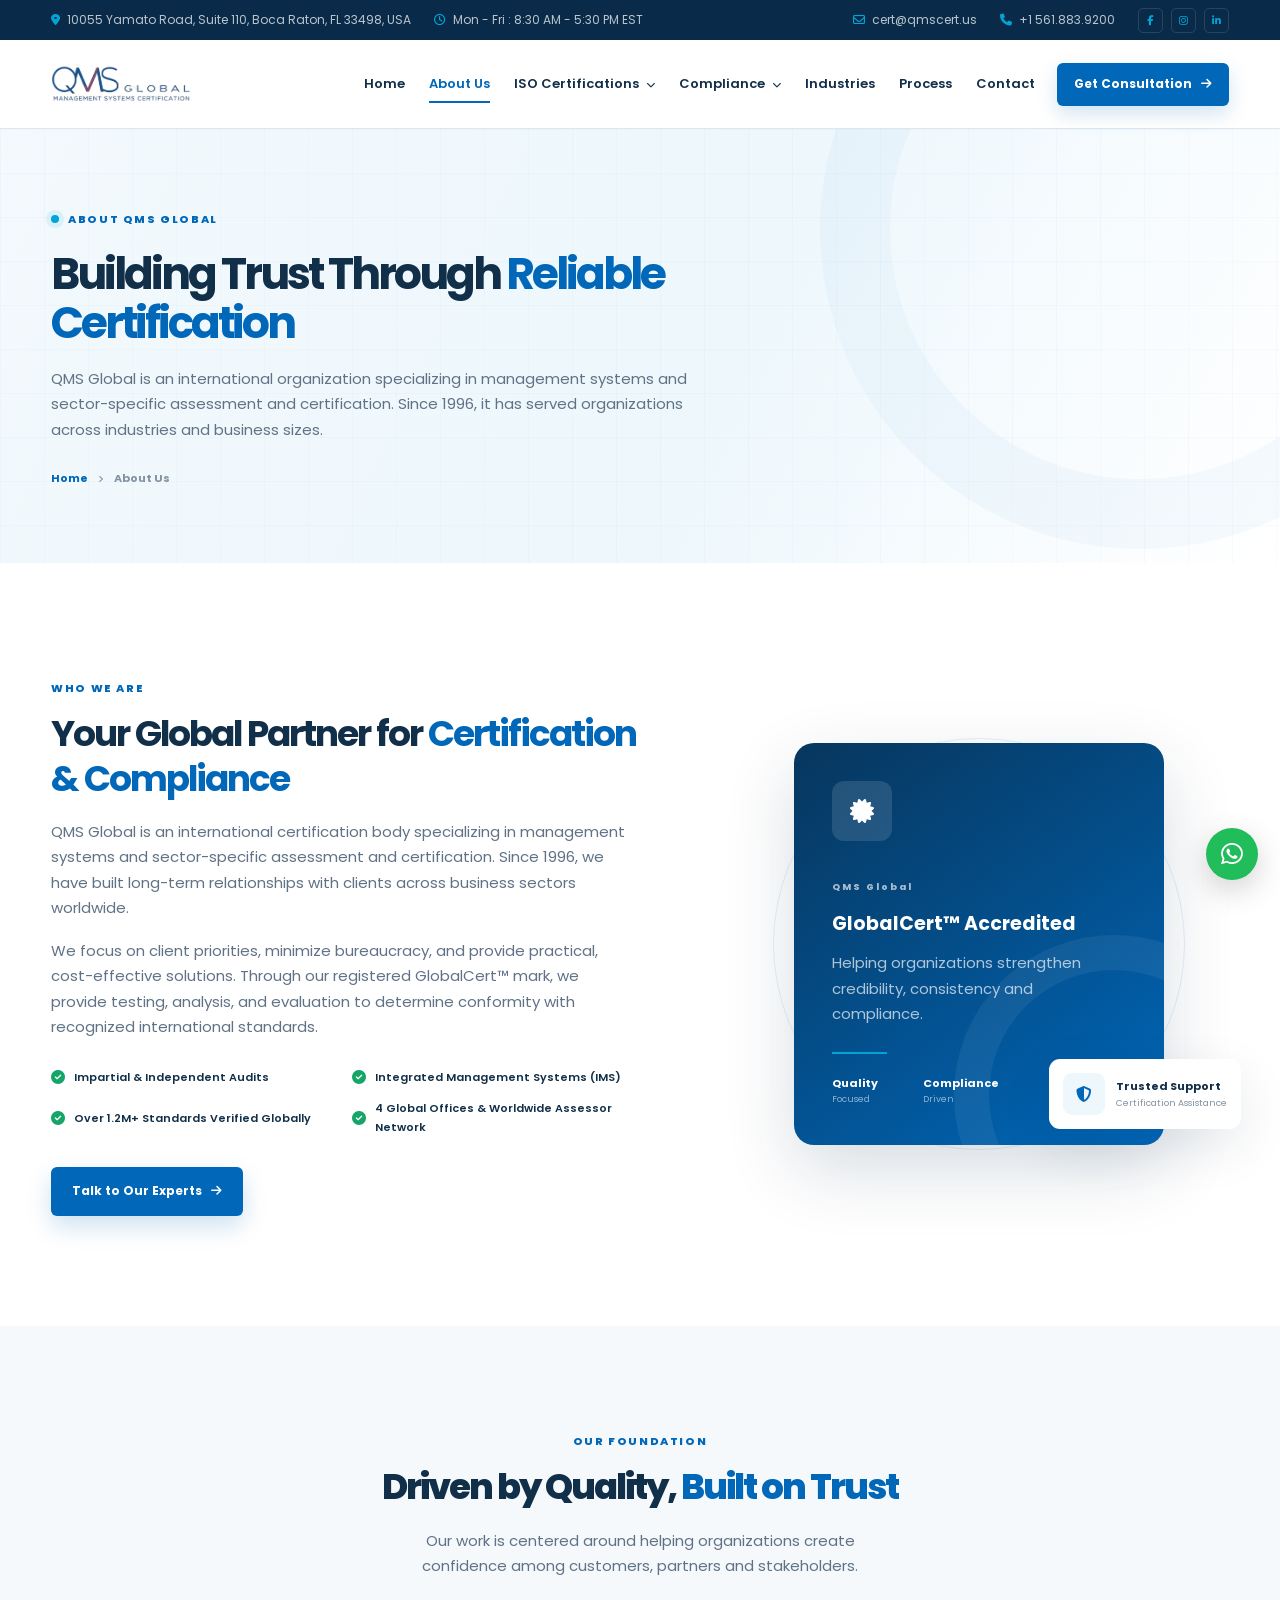
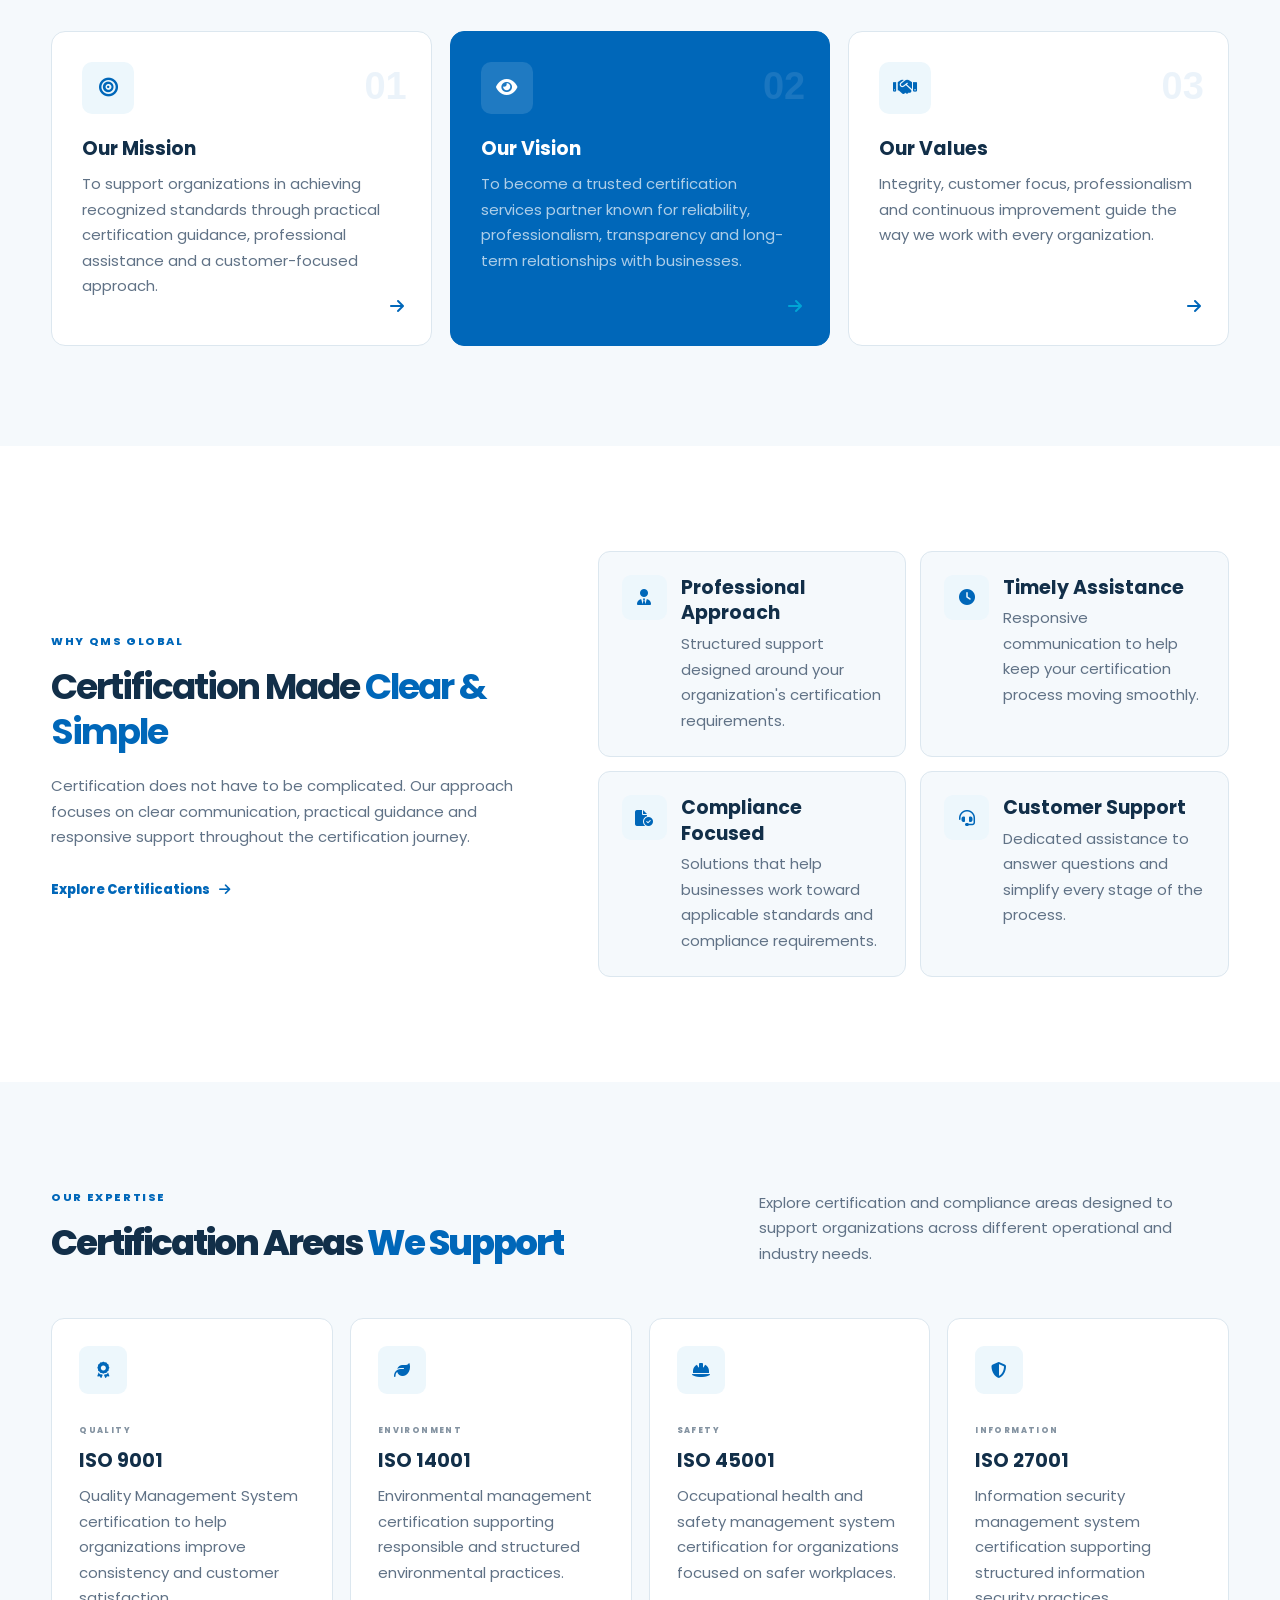
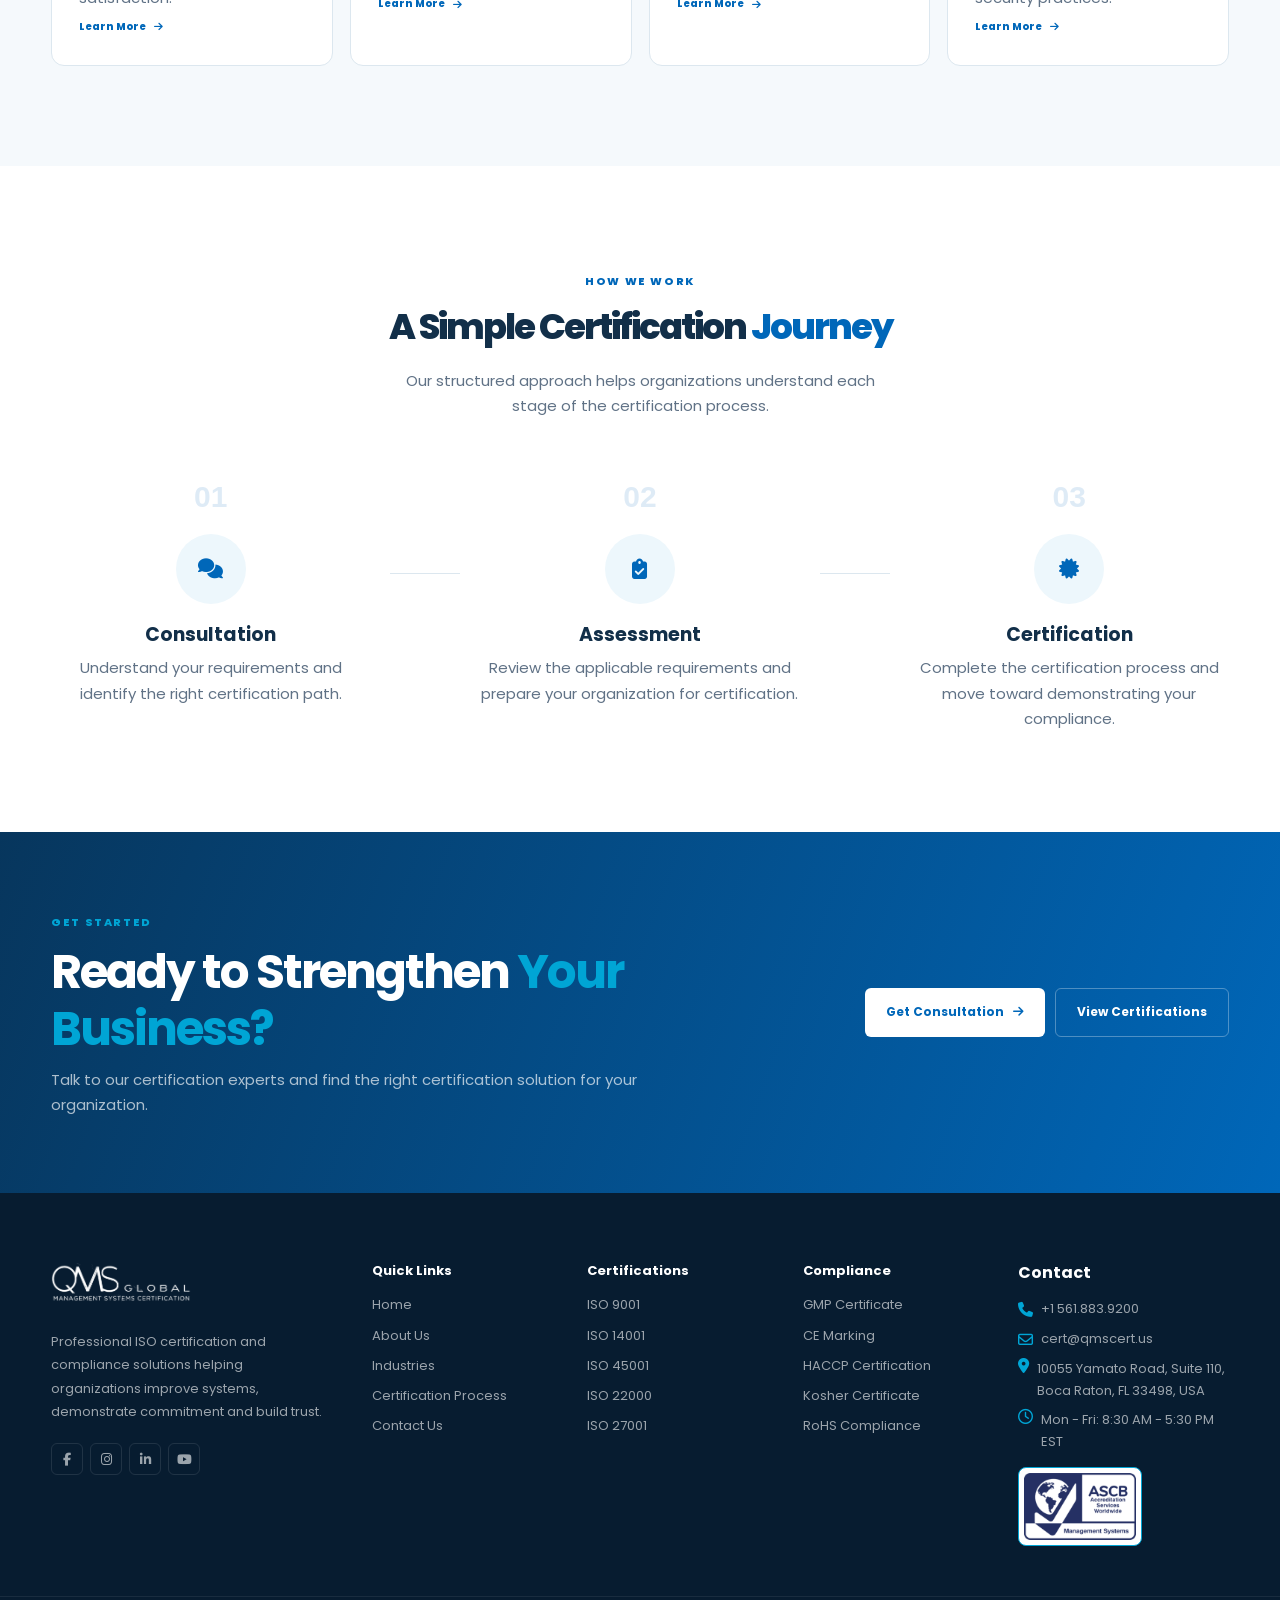
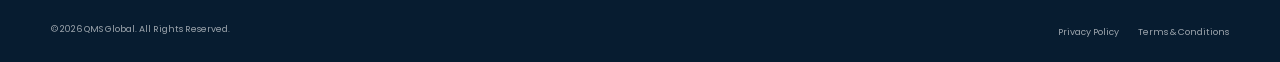
<file: about.html>
<!doctype html>
<html lang="en">
  <head>
    <meta charset="UTF-8" />
    <meta name="viewport" content="width=device-width, initial-scale=1.0" />

    <title>QMS Global | ISO Certification Services</title>

    <meta
      name="description"
      content="QMS Global provides professional ISO certification and compliance certification services for organizations across industries."
    />

    <!-- Google Fonts - Poppins -->
    <link rel="preconnect" href="https://fonts.googleapis.com" />
    <link rel="preconnect" href="https://fonts.gstatic.com" crossorigin />

    <link
      href="https://fonts.googleapis.com/css2?family=Poppins:wght@300;400;500;600;700;800&display=swap"
      rel="stylesheet"
    />

    <!-- Font Awesome -->
    <link
      rel="stylesheet"
      href="https://cdnjs.cloudflare.com/ajax/libs/font-awesome/6.6.0/css/all.min.css"
    />

    <!-- CSS -->
    <link rel="stylesheet" href="css/style.css" />
    <link rel="stylesheet" href="css/about.css" />
  </head>
  <body>
    <!-- =====================================================
     TOP BAR
===================================================== -->

    <div class="topbar">
      <div class="container topbar-inner">
        <div class="topbar-left">
          <span>
            <i class="fa-solid fa-location-dot"></i>
            10055 Yamato Road, Suite 110, Boca Raton, FL 33498, USA
          </span>

          <span>
            <i class="fa-regular fa-clock"></i>
            Mon - Fri : 8:30 AM - 5:30 PM EST
          </span>
        </div>

        <div class="topbar-right">
          <a href="mailto:cert@qmscert.us">
            <i class="fa-regular fa-envelope"></i>
            cert@qmscert.us
          </a>

          <a href="tel:+1561.883.9200">
            <i class="fa-solid fa-phone"></i>
            +1 561.883.9200
          </a>

          <div class="social-links">
            <a href="#"><i class="fa-brands fa-facebook-f"></i></a>
            <a href="#"><i class="fa-brands fa-instagram"></i></a>
            <a href="#"><i class="fa-brands fa-linkedin-in"></i></a>
          </div>
        </div>
      </div>
    </div>

    <!-- =====================================================
     HEADER
===================================================== -->

    <header class="header">
      <div class="container navbar">
        <!-- LOGO IMAGE ONLY -->
        <a href="index.html" class="brand">
          <img src="images/logo.png" alt="QMS Global" />
        </a>

        <!-- DESKTOP NAVIGATION -->

        <nav class="nav-menu" id="navMenu">
          <a href="index.html" class="nav-link"> Home </a>

          <a href="about.html" class="nav-link active"> About Us </a>

          <!-- ISO DROPDOWN -->

          <div class="nav-dropdown">
            <button class="dropdown-toggle">
              ISO Certifications
              <i class="fa-solid fa-chevron-down"></i>
            </button>

            <div class="dropdown-menu">
              <a href="ISO-Certifications.html?iso=9001">
                <i class="fa-solid fa-certificate"></i>
                ISO 9001:2015
              </a>

              <a href="ISO-Certifications.html?iso=14001">
                <i class="fa-solid fa-leaf"></i>
                ISO 14001:2015
              </a>

              <a href="ISO-Certifications.html?iso=45001">
                <i class="fa-solid fa-helmet-safety"></i>
                ISO 45001:2018
              </a>

              <a href="ISO-Certifications.html?iso=22000">
                <i class="fa-solid fa-utensils"></i>
                ISO 22000:2018
              </a>

              <a href="ISO-Certifications.html?iso=27001">
                <i class="fa-solid fa-shield-halved"></i>
                ISO 27001:2022
              </a>

              <a href="ISO-Certifications.html?iso=13485">
                <i class="fa-solid fa-stethoscope"></i>
                ISO 13485:2016
              </a>

              <a href="ISO-Certifications.html?iso=50001">
                <i class="fa-solid fa-bolt"></i>
                ISO 50001:2018
              </a>

              <a href="ISO-Certifications.html?iso=22301">
                <i class="fa-solid fa-business-time"></i>
                ISO 22301:2019
              </a>

              <a href="ISO-Certifications.html?iso=20000">
                <i class="fa-solid fa-server"></i>
                ISO 20000-1:2018
              </a>

              <a href="ISO-Certifications.html?iso=28000">
                <i class="fa-solid fa-truck-ramp-box"></i>
                ISO 28000:2022
              </a>

              <a href="ISO-Certifications.html?iso=8001">
                <i class="fa-solid fa-hand-holding-heart"></i>
                MVO 8001:2026
              </a>

              <a href="ISO-Certifications.html?iso=9001" class="dropdown-all">
                View All Certifications
                <i class="fa-solid fa-arrow-right"></i>
              </a>
            </div>
          </div>

          <!-- COMPLIANCE -->

          <div class="nav-dropdown">
            <button class="dropdown-toggle">
              Compliance
              <i class="fa-solid fa-chevron-down"></i>
            </button>

            <div class="dropdown-menu">
              <a href="compliance.html?type=gmp">
                <i class="fa-solid fa-prescription-bottle-medical"></i>
                GMP Certificate
              </a>

              <a href="compliance.html?type=ce">
                <i class="fa-solid fa-circle-check"></i>
                CE Marking
              </a>

              <a href="compliance.html?type=haccp">
                <i class="fa-solid fa-bowl-food"></i>
                HACCP Certification
              </a>

              <a href="compliance.html?type=kosher">
                <i class="fa-solid fa-award"></i>
                Kosher Certificate
              </a>

              <a href="compliance.html?type=rohs">
                <i class="fa-solid fa-microchip"></i>
                RoHS Compliance
              </a>

              <a href="compliance.html?type=all" class="dropdown-all">
                View All Compliance
                <i class="fa-solid fa-arrow-right"></i>
              </a>
            </div>
          </div>

          <a href="industries.html" class="nav-link"> Industries </a>

          <a href="process.html" class="nav-link"> Process </a>

          <a href="contact.html" class="nav-link"> Contact </a>

          <a href="#consultation" class="nav-btn">
            Get Consultation
            <i class="fa-solid fa-arrow-right"></i>
          </a>
        </nav>

        <!-- MOBILE BUTTON -->

        <button class="menu-toggle" id="menuToggle">
          <i class="fa-solid fa-bars"></i>
        </button>
      </div>
    </header>

    <!-- =========================================================
     QMS Global ABOUT PAGE
========================================================= -->

    <main>
      <!-- =======================================================
       ABOUT HERO
  ======================================================== -->
      <section class="about-page-hero">
        <div class="about-page-pattern"></div>

        <div class="container">
          <div class="about-page-hero-content">
            <span class="eyebrow">
              <span class="eyebrow-dot"></span>
              About QMS Global
            </span>

            <h1>
              Building Trust Through
              <span>Reliable Certification</span>
            </h1>

            <p>
              QMS Global is an international organization specializing in management systems and sector-specific assessment and certification. Since 1996, it has served organizations across industries and business sizes.
            </p>

            <div class="about-breadcrumb">
              <a href="index.html">Home</a>
              <i class="fa-solid fa-angle-right"></i>
              <span>About Us</span>
            </div>
          </div>
        </div>
      </section>

      <!-- =======================================================
       ABOUT INTRO
  ======================================================== -->
      <section class="about-page-intro">
        <div class="container">
          <div class="about-page-grid">
            <div class="about-page-content">
              <span class="section-label"> Who We Are </span>

              <h2>
                Your Global Partner for
                <span>Certification & Compliance</span>
              </h2>

              <p>
                QMS Global is an international certification body specializing in management systems and sector-specific assessment and certification. Since 1996, we have built long-term relationships with clients across business sectors worldwide.
              </p>

              <p>
                We focus on client priorities, minimize bureaucracy, and provide practical, cost-effective solutions. Through our registered GlobalCert™ mark, we provide testing, analysis, and evaluation to determine conformity with recognized international standards.
              </p>

              <div class="about-page-checks">
                <div>
                  <i class="fa-solid fa-circle-check"></i>
                  Impartial & Independent Audits
                </div>

                <div>
                  <i class="fa-solid fa-circle-check"></i>
                  Integrated Management Systems (IMS)
                </div>

                <div>
                  <i class="fa-solid fa-circle-check"></i>
                  Over 1.2M+ Standards Verified Globally
                </div>

                <div>
                  <i class="fa-solid fa-circle-check"></i>
                  4 Global Offices & Worldwide Assessor Network
                </div>
              </div>

              <a href="contact.html" class="btn btn-primary">
                Talk to Our Experts
                <i class="fa-solid fa-arrow-right"></i>
              </a>
            </div>

            <!-- About Visual -->
            <div class="about-page-visual">
              <div class="about-main-card">
                <div class="about-main-icon">
                  <i class="fa-solid fa-certificate"></i>
                </div>

                <span>QMS Global</span>

                <h3>GlobalCert™ Accredited</h3>

                <p>
                  Helping organizations strengthen credibility, consistency and
                  compliance.
                </p>

                <div class="about-card-line"></div>

                <div class="about-card-bottom">
                  <div>
                    <strong>Quality</strong>
                    <span>Focused</span>
                  </div>

                  <div>
                    <strong>Compliance</strong>
                    <span>Driven</span>
                  </div>
                </div>
              </div>

              <div class="about-floating-card">
                <div class="about-floating-icon">
                  <i class="fa-solid fa-shield-halved"></i>
                </div>

                <div>
                  <strong>Trusted Support</strong>
                  <span>Certification Assistance</span>
                </div>
              </div>
            </div>
          </div>
        </div>
      </section>

      <!-- =======================================================
       MISSION / VISION
  ======================================================== -->
      <section class="mission-section">
        <div class="container">
          <div class="section-heading center">
            <div>
              <span class="section-label"> Our Foundation </span>

              <h2>
                Driven by Quality,
                <span>Built on Trust</span>
              </h2>
            </div>

            <p>
              Our work is centered around helping organizations create
              confidence among customers, partners and stakeholders.
            </p>
          </div>

          <div class="mission-grid">
            <!-- Mission -->
            <div class="mission-card">
              <div class="mission-icon">
                <i class="fa-solid fa-bullseye"></i>
              </div>

              <span>01</span>

              <h3>Our Mission</h3>

              <p>
                To support organizations in achieving recognized standards
                through practical certification guidance, professional
                assistance and a customer-focused approach.
              </p>

              <div class="mission-arrow">
                <i class="fa-solid fa-arrow-right"></i>
              </div>
            </div>

            <!-- Vision -->
            <div class="mission-card featured">
              <div class="mission-icon">
                <i class="fa-solid fa-eye"></i>
              </div>

              <span>02</span>

              <h3>Our Vision</h3>

              <p>
                To become a trusted certification services partner known for
                reliability, professionalism, transparency and long-term
                relationships with businesses.
              </p>

              <div class="mission-arrow">
                <i class="fa-solid fa-arrow-right"></i>
              </div>
            </div>

            <!-- Values -->
            <div class="mission-card">
              <div class="mission-icon">
                <i class="fa-solid fa-handshake"></i>
              </div>

              <span>03</span>

              <h3>Our Values</h3>

              <p>
                Integrity, customer focus, professionalism and continuous
                improvement guide the way we work with every organization.
              </p>

              <div class="mission-arrow">
                <i class="fa-solid fa-arrow-right"></i>
              </div>
            </div>
          </div>
        </div>
      </section>

      <!-- =======================================================
       WHY CHOOSE US
  ======================================================== -->
      <section class="about-why">
        <div class="container">
          <div class="about-why-grid">
            <div class="about-why-content">
              <span class="section-label"> Why QMS Global </span>

              <h2>
                Certification Made
                <span>Clear & Simple</span>
              </h2>

              <p>
                Certification does not have to be complicated. Our approach
                focuses on clear communication, practical guidance and
                responsive support throughout the certification journey.
              </p>

              <a href="certifications.html" class="text-btn">
                Explore Certifications
                <i class="fa-solid fa-arrow-right"></i>
              </a>
            </div>

            <div class="about-benefits">
              <div class="benefit-item">
                <div class="benefit-icon">
                  <i class="fa-solid fa-user-tie"></i>
                </div>

                <div>
                  <h3>Professional Approach</h3>
                  <p>
                    Structured support designed around your organization's
                    certification requirements.
                  </p>
                </div>
              </div>

              <div class="benefit-item">
                <div class="benefit-icon">
                  <i class="fa-solid fa-clock"></i>
                </div>

                <div>
                  <h3>Timely Assistance</h3>
                  <p>
                    Responsive communication to help keep your certification
                    process moving smoothly.
                  </p>
                </div>
              </div>

              <div class="benefit-item">
                <div class="benefit-icon">
                  <i class="fa-solid fa-file-circle-check"></i>
                </div>

                <div>
                  <h3>Compliance Focused</h3>
                  <p>
                    Solutions that help businesses work toward applicable
                    standards and compliance requirements.
                  </p>
                </div>
              </div>

              <div class="benefit-item">
                <div class="benefit-icon">
                  <i class="fa-solid fa-headset"></i>
                </div>

                <div>
                  <h3>Customer Support</h3>
                  <p>
                    Dedicated assistance to answer questions and simplify every
                    stage of the process.
                  </p>
                </div>
              </div>
            </div>
          </div>
        </div>
      </section>

      <!-- =======================================================
       CERTIFICATION AREAS
  ======================================================== -->
      <section class="about-certification">
        <div class="container">
          <div class="section-heading">
            <div>
              <span class="section-label"> Our Expertise </span>

              <h2>
                Certification Areas
                <span>We Support</span>
              </h2>
            </div>

            <p>
              Explore certification and compliance areas designed to support
              organizations across different operational and industry needs.
            </p>
          </div>

          <div class="about-cert-grid">
            <div class="about-cert-card">
              <div class="about-cert-icon">
                <i class="fa-solid fa-award"></i>
              </div>

              <span>QUALITY</span>

              <h3>ISO 9001</h3>

              <p>
                Quality Management System certification to help organizations
                improve consistency and customer satisfaction.
              </p>

              <a href="iso-9001.html">
                Learn More
                <i class="fa-solid fa-arrow-right"></i>
              </a>
            </div>

            <div class="about-cert-card">
              <div class="about-cert-icon">
                <i class="fa-solid fa-leaf"></i>
              </div>

              <span>ENVIRONMENT</span>

              <h3>ISO 14001</h3>

              <p>
                Environmental management certification supporting responsible
                and structured environmental practices.
              </p>

              <a href="iso-14001.html">
                Learn More
                <i class="fa-solid fa-arrow-right"></i>
              </a>
            </div>

            <div class="about-cert-card">
              <div class="about-cert-icon">
                <i class="fa-solid fa-helmet-safety"></i>
              </div>

              <span>SAFETY</span>

              <h3>ISO 45001</h3>

              <p>
                Occupational health and safety management system certification
                for organizations focused on safer workplaces.
              </p>

              <a href="iso-45001.html">
                Learn More
                <i class="fa-solid fa-arrow-right"></i>
              </a>
            </div>

            <div class="about-cert-card">
              <div class="about-cert-icon">
                <i class="fa-solid fa-shield-halved"></i>
              </div>

              <span>INFORMATION</span>

              <h3>ISO 27001</h3>

              <p>
                Information security management system certification supporting
                structured information security practices.
              </p>

              <a href="iso-27001.html">
                Learn More
                <i class="fa-solid fa-arrow-right"></i>
              </a>
            </div>
          </div>
        </div>
      </section>

      <!-- =======================================================
       PROCESS
  ======================================================== -->
      <section class="about-process">
        <div class="container">
          <div class="section-heading center">
            <div>
              <span class="section-label"> How We Work </span>

              <h2>
                A Simple Certification
                <span>Journey</span>
              </h2>
            </div>

            <p>
              Our structured approach helps organizations understand each stage
              of the certification process.
            </p>
          </div>

          <div class="about-process-grid">
            <div class="about-process-step">
              <div class="process-number">01</div>

              <div class="process-step-icon">
                <i class="fa-solid fa-comments"></i>
              </div>

              <h3>Consultation</h3>

              <p>
                Understand your requirements and identify the right
                certification path.
              </p>
            </div>

            <div class="about-process-line"></div>

            <div class="about-process-step">
              <div class="process-number">02</div>

              <div class="process-step-icon">
                <i class="fa-solid fa-clipboard-check"></i>
              </div>

              <h3>Assessment</h3>

              <p>
                Review the applicable requirements and prepare your organization
                for certification.
              </p>
            </div>

            <div class="about-process-line"></div>

            <div class="about-process-step">
              <div class="process-number">03</div>

              <div class="process-step-icon">
                <i class="fa-solid fa-certificate"></i>
              </div>

              <h3>Certification</h3>

              <p>
                Complete the certification process and move toward demonstrating
                your compliance.
              </p>
            </div>
          </div>
        </div>
      </section>

      <!-- =======================================================
       CTA
  ======================================================== -->
      <section class="about-page-cta">
        <div class="container">
          <div class="about-page-cta-inner">
            <div>
              <span class="section-label"> Get Started </span>

              <h2>
                Ready to Strengthen
                <span>Your Business?</span>
              </h2>

              <p>
                Talk to our certification experts and find the right
                certification solution for your organization.
              </p>
            </div>

            <div class="about-page-cta-buttons">
              <a href="contact.html" class="btn btn-light">
                Get Consultation
                <i class="fa-solid fa-arrow-right"></i>
              </a>

              <a href="certifications.html" class="btn btn-transparent">
                View Certifications
              </a>
            </div>
          </div>
        </div>
      </section>
    </main>
    <!-- =====================================================
     FOOTER
===================================================== -->

    <footer class="footer">
      <div class="container footer-grid">
        <div class="footer-company">
          <a href="index.html" class="footer-brand">
            <img src="images/logo.png" alt="QMS Global" />
          </a>

          <p>
            Professional ISO certification and compliance solutions helping
            organizations improve systems, demonstrate commitment and build
            trust.
          </p>

          <div class="footer-social">
            <a href="#">
              <i class="fa-brands fa-facebook-f"></i>
            </a>

            <a href="#">
              <i class="fa-brands fa-instagram"></i>
            </a>

            <a href="#">
              <i class="fa-brands fa-linkedin-in"></i>
            </a>

            <a href="#">
              <i class="fa-brands fa-youtube"></i>
            </a>
          </div>
        </div>

        <div class="footer-column">
          <h3>Quick Links</h3>

          <a href="index.html">Home</a>
          <a href="about.html">About Us</a>
          <a href="industries.html">Industries</a>
          <a href="process.html">Certification Process</a>
          <a href="contact.html">Contact Us</a>
        </div>

        <div class="footer-column">
          <h3>Certifications</h3>

          <a href="ISO-Certifications.html?iso=9001"> ISO 9001 </a>

          <a href="ISO-Certifications.html?iso=14001"> ISO 14001 </a>

          <a href="ISO-Certifications.html?iso=45001"> ISO 45001 </a>

          <a href="ISO-Certifications.html?iso=22000"> ISO 22000 </a>

          <a href="ISO-Certifications.html?iso=27001"> ISO 27001 </a>
        </div>

        <div class="footer-column">
          <h3>Compliance</h3>

          <a href="compliance.html?type=gmp"> GMP Certificate </a>

          <a href="compliance.html?type=ce"> CE Marking </a>

          <a href="compliance.html?type=haccp"> HACCP Certification </a>

          <a href="compliance.html?type=kosher"> Kosher Certificate </a>

          <a href="compliance.html?type=rohs"> RoHS Compliance </a>
        </div>

        <div class="footer-column footer-contact">
          <h3>Contact</h3>

          <a href="tel: +1561.883.9200">
            <i class="fa-solid fa-phone"></i>
            +1 561.883.9200
          </a>

          <a href="mailto:cert@qmscert.us">
            <i class="fa-regular fa-envelope"></i>
            cert@qmscert.us
          </a>

          <p>
            <i class="fa-solid fa-location-dot"></i>
            10055 Yamato Road, Suite 110, Boca Raton, FL 33498, USA
          </p>

          <p>
            <i class="fa-regular fa-clock"></i>
            Mon - Fri: 8:30 AM - 5:30 PM EST
          </p>
          <a class="footer-ascb-link" href="https://www.ascb.com/Statement/35Statement.pdf" target="_blank" rel="noopener noreferrer" aria-label="View ASCB accreditation statement PDF">
            <img src="images/ASCB.png" alt="ASCB Accreditation Services Worldwide, Management Systems" />
          </a>
        </div>
      </div>

      <div class="footer-bottom">
        <div class="container footer-bottom-inner">
          <p>© 2026 QMS Global. All Rights Reserved.</p>

          <div>
            <a href="privacy-policy.html">Privacy Policy</a>
            <a href="terms.html">Terms & Conditions</a>
          </div>
        </div>
      </div>
    </footer>

    <!-- =====================================================
     FLOATING BUTTONS
===================================================== -->

    <a
      href="https://wa.me/+1561.883.9200"
      class="whatsapp"
      target="_blank"
      aria-label="WhatsApp"
    >
      <i class="fa-brands fa-whatsapp"></i>
    </a>

    <button class="back-top" id="backTop" aria-label="Back to top">
      <i class="fa-solid fa-arrow-up"></i>
    </button>

    <!-- =====================================================
     JAVASCRIPT
===================================================== -->
    <script src="js/script.js"></script>
  </body>
</html>
</file>
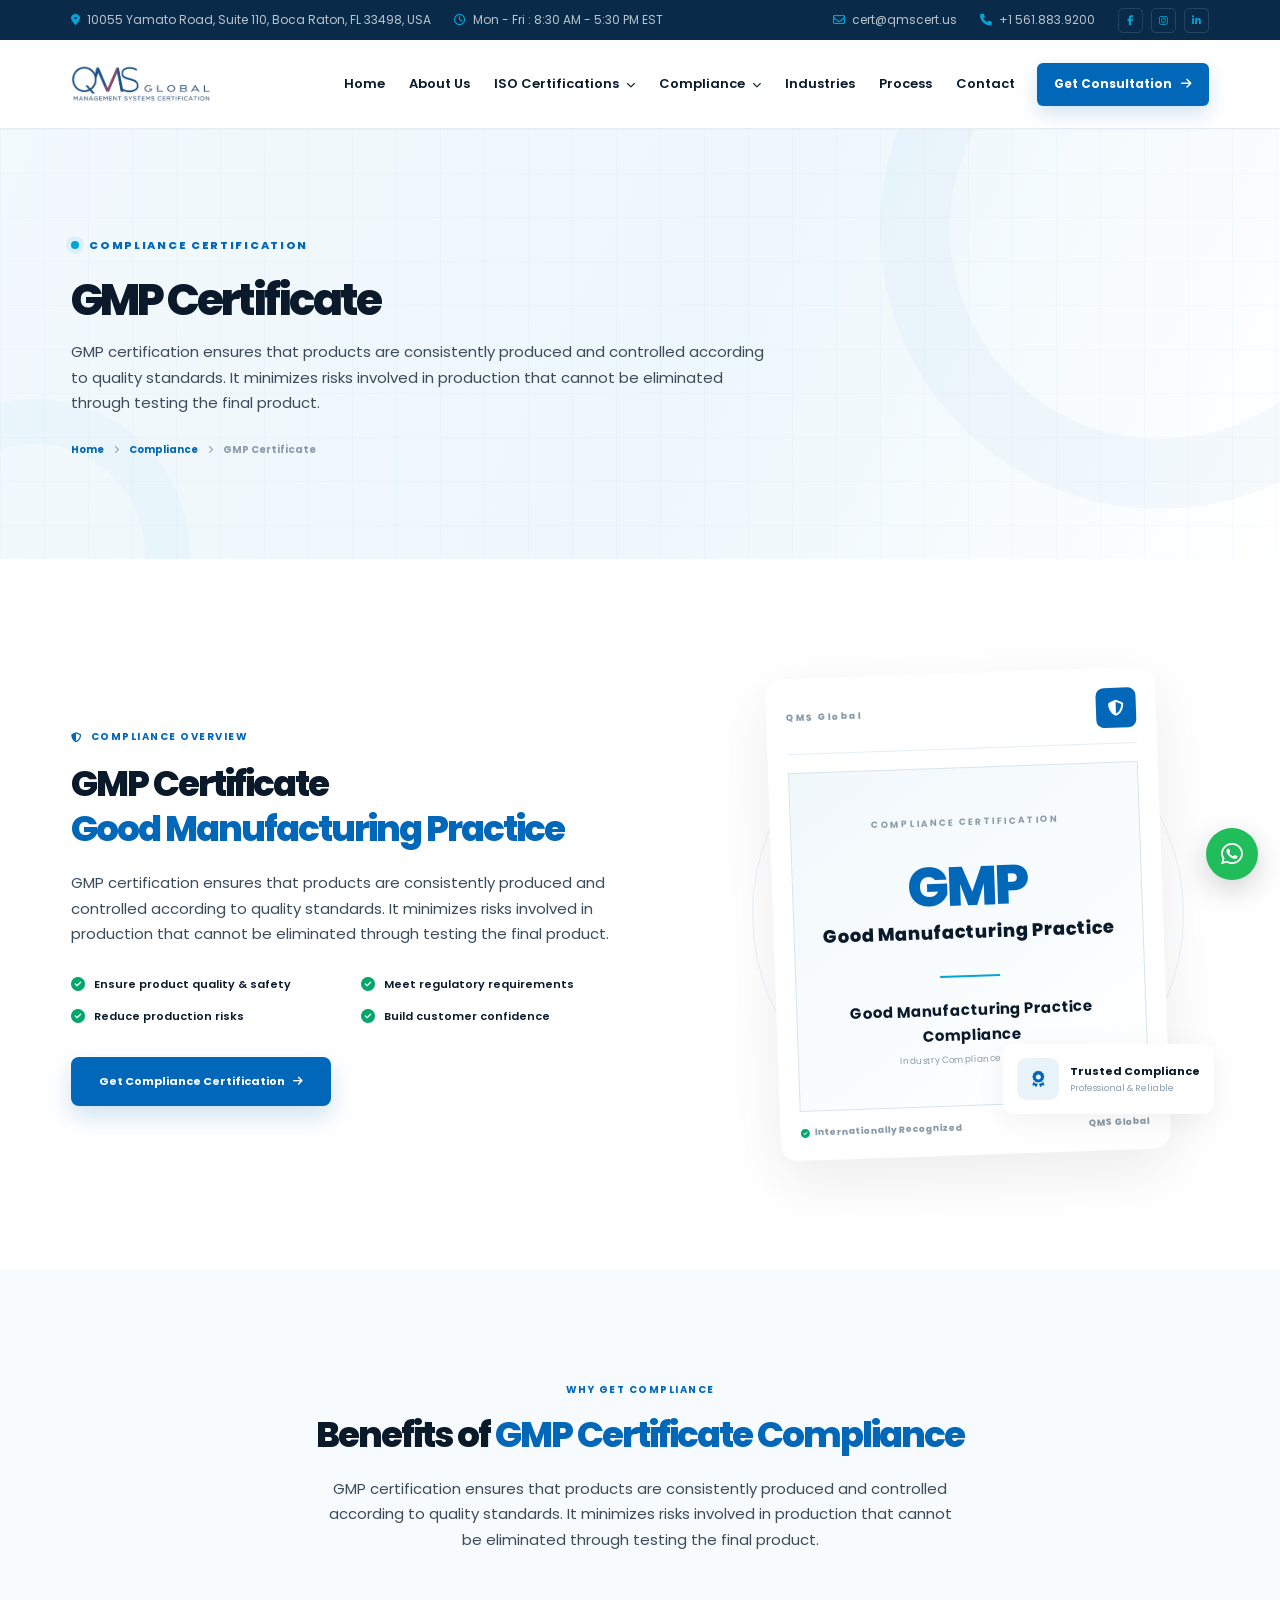
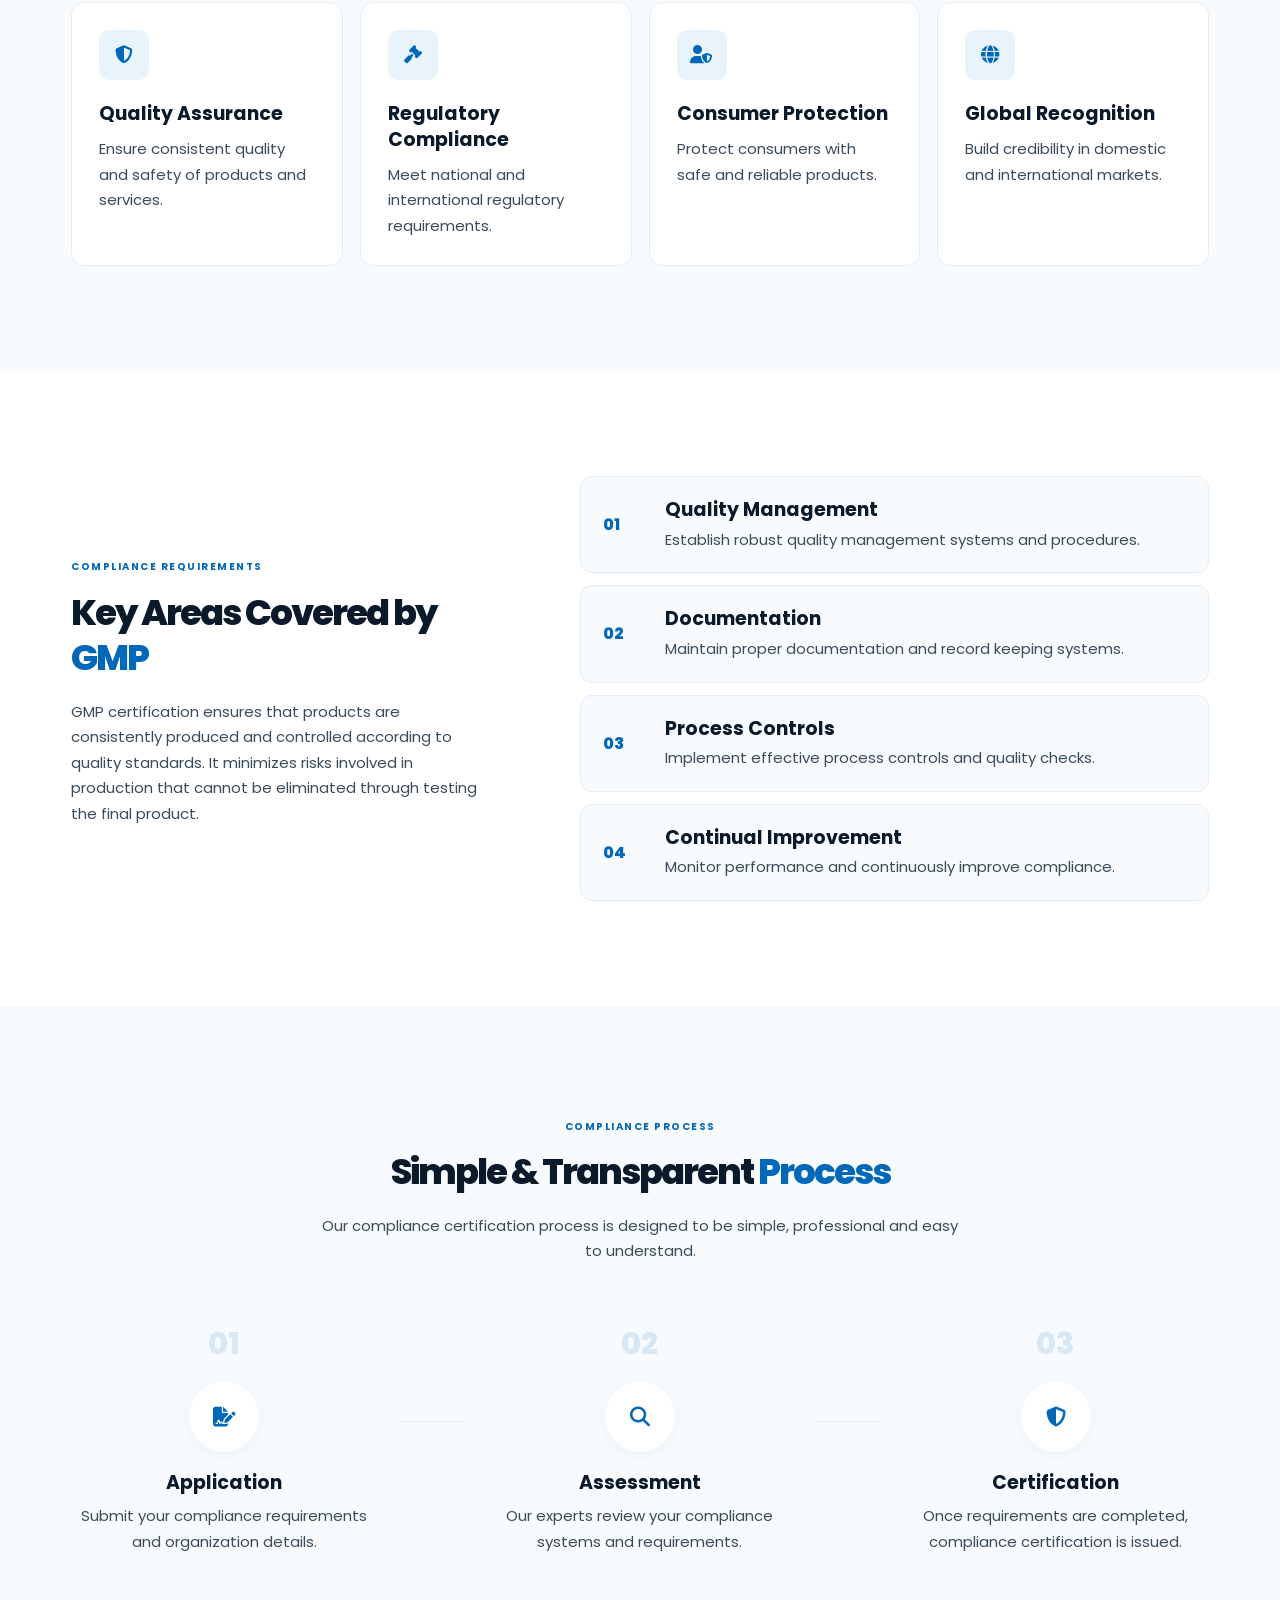
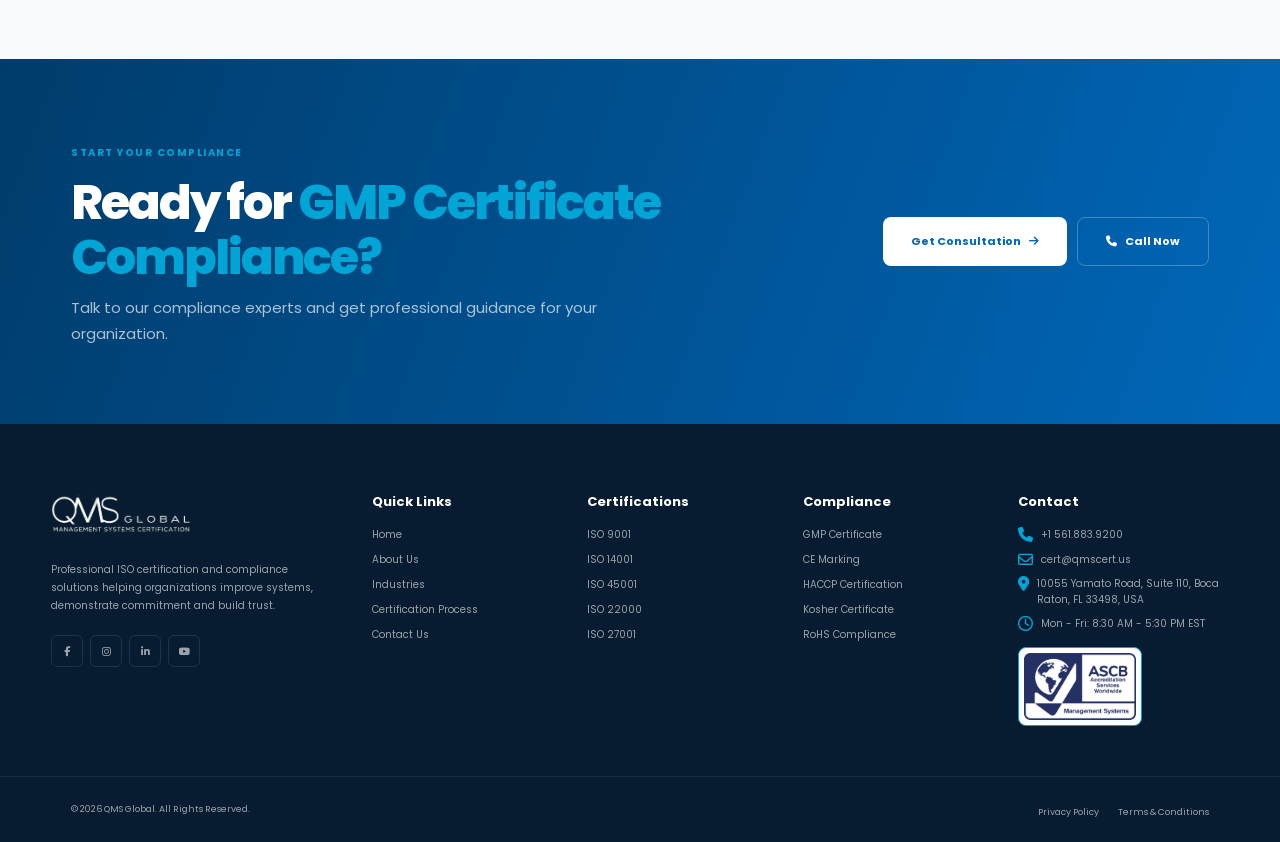
<file: compliance.html>
<!doctype html>
<html lang="en">
  <head>
    <meta charset="UTF-8" />
    <meta name="viewport" content="width=device-width, initial-scale=1.0" />

    <title>Compliance Certification | QMS Global</title>

    <meta
      name="description"
      content="Professional compliance certification services by QMS Global."
    />

    <!-- Google Fonts -->
    <link rel="preconnect" href="https://fonts.googleapis.com" />
    <link rel="preconnect" href="https://fonts.gstatic.com" crossorigin />

    <link
      href="https://fonts.googleapis.com/css2?family=Manrope:wght@400;500;600;700;800&family=Poppins:wght@300;400;500;600;700;800&display=swap"
      rel="stylesheet"
    />

    <!-- Font Awesome -->
    <link
      rel="stylesheet"
      href="https://cdnjs.cloudflare.com/ajax/libs/font-awesome/6.5.2/css/all.min.css"
    />

    <!-- Main CSS -->
    <link rel="stylesheet" href="css/style.css" />

    <!-- Compliance Page CSS -->
    <link rel="stylesheet" href="css/compliance.css" />
  </head>

  <body>
    <!-- =========================================================
       TOP BAR
  ========================================================= -->

    <div class="topbar">
      <div class="container topbar-inner">
        <div class="topbar-left">
          <span>
            <i class="fa-solid fa-location-dot"></i>
            10055 Yamato Road, Suite 110, Boca Raton, FL 33498, USA
          </span>

          <span>
            <i class="fa-regular fa-clock"></i>
            Mon - Fri : 8:30 AM - 5:30 PM EST
          </span>
        </div>

        <div class="topbar-right">
          <a href="mailto:cert@qmscert.us">
            <i class="fa-regular fa-envelope"></i>
            cert@qmscert.us
          </a>

          <a href="tel:+15618839200">
            <i class="fa-solid fa-phone"></i>
            +1 561.883.9200
          </a>

          <div class="social-links">
            <a href="#">
              <i class="fa-brands fa-facebook-f"></i>
            </a>

            <a href="#">
              <i class="fa-brands fa-instagram"></i>
            </a>

            <a href="#">
              <i class="fa-brands fa-linkedin-in"></i>
            </a>
          </div>
        </div>
      </div>
    </div>

    <!-- =========================================================
       HEADER
  ========================================================= -->

    <header class="header">
      <div class="container navbar">
        <!-- LOGO -->

        <a href="index.html" class="brand">
          <img src="images/logo.png" alt="QMS Global" />
        </a>

        <!-- DESKTOP NAVIGATION -->

        <nav class="nav-menu" id="navMenu">
          <a href="index.html" class="nav-link"> Home </a>

          <a href="about.html" class="nav-link"> About Us </a>

          <!-- ISO DROPDOWN -->

          <div class="nav-dropdown">
            <button type="button" class="dropdown-toggle">
              ISO Certifications
              <i class="fa-solid fa-chevron-down"></i>
            </button>

            <div class="dropdown-menu">
              <a href="ISO-Certifications.html?iso=9001">
                <i class="fa-solid fa-certificate"></i>
                ISO 9001:2015
              </a>

              <a href="ISO-Certifications.html?iso=14001">
                <i class="fa-solid fa-leaf"></i>
                ISO 14001:2015
              </a>

              <a href="ISO-Certifications.html?iso=45001">
                <i class="fa-solid fa-helmet-safety"></i>
                ISO 45001:2018
              </a>

              <a href="ISO-Certifications.html?iso=22000">
                <i class="fa-solid fa-utensils"></i>
                ISO 22000:2018
              </a>

              <a href="ISO-Certifications.html?iso=27001">
                <i class="fa-solid fa-shield-halved"></i>
                ISO 27001:2022
              </a>

              <a href="ISO-Certifications.html?iso=13485">
                <i class="fa-solid fa-stethoscope"></i>
                ISO 13485:2016
              </a>

              <a href="ISO-Certifications.html?iso=50001">
                <i class="fa-solid fa-bolt"></i>
                ISO 50001:2018
              </a>

              <a href="ISO-Certifications.html?iso=22301">
                <i class="fa-solid fa-business-time"></i>
                ISO 22301:2019
              </a>

              <a href="ISO-Certifications.html?iso=20000">
                <i class="fa-solid fa-server"></i>
                ISO 20000-1:2018
              </a>

              <a href="ISO-Certifications.html?iso=37001">
                <i class="fa-solid fa-scale-balanced"></i>
                ISO 37001:2016
              </a>

              <a href="ISO-Certifications.html?iso=41001">
                <i class="fa-solid fa-building"></i>
                ISO 41001:2018
              </a>

              <a href="ISO-Certifications.html?iso=10002">
                <i class="fa-solid fa-comments"></i>
                ISO 10002:2018
              </a>

              <a href="ISO-Certifications.html?iso=all" class="dropdown-all">
                View All Certifications
                <i class="fa-solid fa-arrow-right"></i>
              </a>
            </div>
          </div>

          <!-- COMPLIANCE DROPDOWN -->

          <div class="nav-dropdown">
            <button type="button" class="dropdown-toggle active">
              Compliance
              <i class="fa-solid fa-chevron-down"></i>
            </button>

            <div class="dropdown-menu">
              <a href="compliance.html?type=gmp">
                <i class="fa-solid fa-prescription-bottle-medical"></i>
                GMP Certificate
              </a>

              <a href="compliance.html?type=ce">
                <i class="fa-solid fa-circle-check"></i>
                CE Marking
              </a>

              <a href="compliance.html?type=haccp">
                <i class="fa-solid fa-bowl-food"></i>
                HACCP Certification
              </a>

              <a href="compliance.html?type=kosher">
                <i class="fa-solid fa-award"></i>
                Kosher Certificate
              </a>

              <a href="compliance.html?type=rohs">
                <i class="fa-solid fa-microchip"></i>
                RoHS Compliance
              </a>

              <a href="compliance.html?type=all" class="dropdown-all">
                View All Compliance
                <i class="fa-solid fa-arrow-right"></i>
              </a>
            </div>
          </div>

          <a href="industries.html" class="nav-link"> Industries </a>

          <a href="process.html" class="nav-link"> Process </a>

          <a href="contact.html" class="nav-link"> Contact </a>

          <a href="#consultation" class="nav-btn">
            Get Consultation
            <i class="fa-solid fa-arrow-right"></i>
          </a>
        </nav>

        <!-- MOBILE BUTTON -->

        <button
          type="button"
          class="menu-toggle"
          id="menuToggle"
          aria-label="Open Menu"
        >
          <i class="fa-solid fa-bars"></i>
        </button>
      </div>
    </header>

    <!-- =========================================================
       COMPLIANCE PAGE HERO
  ========================================================= -->

    <section class="compliance-page-hero">
      <div class="compliance-page-pattern"></div>

      <div class="container">
        <div class="compliance-page-hero-content">
          <div class="compliance-eyebrow">
            <span class="compliance-eyebrow-dot"></span>

            COMPLIANCE CERTIFICATION
          </div>

          <h1 id="heroTitle">GMP Certificate</h1>

          <p id="heroDescription">
            Good Manufacturing Practice certification ensuring quality and
            safety in manufacturing processes across industries.
          </p>

          <div class="compliance-breadcrumb">
            <a href="index.html"> Home </a>

            <i class="fa-solid fa-chevron-right"></i>

            <a href="compliance.html"> Compliance </a>

            <i class="fa-solid fa-chevron-right"></i>

            <span id="breadcrumbTitle"> GMP Certificate </span>
          </div>
        </div>
      </div>
    </section>

    <!-- =========================================================
       MAIN COMPLIANCE CONTENT
  ========================================================= -->

    <main id="compliancePage">
      <!-- =====================================================
         COMPLIANCE OVERVIEW
    ===================================================== -->

      <section class="compliance-overview">
        <div class="container">
          <div class="compliance-overview-grid">
            <!-- LEFT CONTENT -->

            <div class="compliance-overview-content">
              <span class="section-label">
                <i class="fa-solid fa-shield-halved"></i>

                COMPLIANCE OVERVIEW
              </span>

              <h2 id="overviewTitle">
                GMP Certificate

                <span> Good Manufacturing Practice </span>
              </h2>

              <p id="overviewText">
                GMP certification ensures that products are consistently
                produced and controlled according to quality standards. It
                minimizes risks involved in production that cannot be eliminated
                through testing the final product.
              </p>

              <div class="compliance-check-list" id="benefitsList">
                <div>
                  <i class="fa-solid fa-circle-check"></i>

                  Ensure product quality & safety
                </div>

                <div>
                  <i class="fa-solid fa-circle-check"></i>

                  Meet regulatory requirements
                </div>

                <div>
                  <i class="fa-solid fa-circle-check"></i>

                  Reduce production risks
                </div>

                <div>
                  <i class="fa-solid fa-circle-check"></i>

                  Build customer confidence
                </div>
              </div>

              <a href="contact.html" class="btn btn-primary">
                Get Compliance Certification

                <i class="fa-solid fa-arrow-right"></i>
              </a>
            </div>

            <!-- RIGHT VISUAL -->

            <div class="compliance-overview-visual">
              <div class="compliance-certificate-card">
                <div class="compliance-certificate-top">
                  <span> QMS Global </span>

                  <div class="compliance-certificate-icon">
                    <i class="fa-solid fa-shield-halved"></i>
                  </div>
                </div>

                <div class="compliance-certificate-body">
                  <small> COMPLIANCE CERTIFICATION </small>

                  <h3 id="certificateName">GMP</h3>

                  <strong id="certificateStandard">
                    Good Manufacturing Practice
                  </strong>

                  <div class="compliance-divider"></div>

                  <p id="certificateDesc">Quality & Safety Certification</p>

                  <span> Industry Compliance Standard </span>
                </div>

                <div class="compliance-certificate-footer">
                  <span>
                    <i class="fa-solid fa-circle-check"></i>

                    Internationally Recognized
                  </span>

                  <span> QMS Global </span>
                </div>
              </div>

              <div class="compliance-floating-card">
                <div class="compliance-floating-icon">
                  <i class="fa-solid fa-award"></i>
                </div>

                <div>
                  <strong> Trusted Compliance </strong>

                  <span> Professional & Reliable </span>
                </div>
              </div>
            </div>
          </div>
        </div>
      </section>

      <!-- =====================================================
         BENEFITS
    ===================================================== -->

      <section class="compliance-benefits">
        <div class="container">
          <div class="section-heading center">
            <div>
              <span class="section-label"> WHY GET COMPLIANCE </span>

              <h2>
                Benefits of

                <span id="benefitHeading"> GMP Compliance </span>
              </h2>
            </div>

            <p id="benefitDescription">
              Compliance certification demonstrates your commitment to quality,
              safety and regulatory standards.
            </p>
          </div>

          <div class="compliance-benefits-grid" id="benefitsCards">
            <!-- CARD 1 -->

            <div class="compliance-benefit-card">
              <div class="compliance-benefit-icon">
                <i class="fa-solid fa-shield-halved"></i>
              </div>

              <h3>Quality Assurance</h3>

              <p>
                Ensure consistent quality and safety of products and services.
              </p>
            </div>

            <!-- CARD 2 -->

            <div class="compliance-benefit-card">
              <div class="compliance-benefit-icon">
                <i class="fa-solid fa-gavel"></i>
              </div>

              <h3>Regulatory Compliance</h3>

              <p>Meet national and international regulatory requirements.</p>
            </div>

            <!-- CARD 3 -->

            <div class="compliance-benefit-card">
              <div class="compliance-benefit-icon">
                <i class="fa-solid fa-user-shield"></i>
              </div>

              <h3>Consumer Protection</h3>

              <p>Protect consumers with safe and reliable products.</p>
            </div>

            <!-- CARD 4 -->

            <div class="compliance-benefit-card">
              <div class="compliance-benefit-icon">
                <i class="fa-solid fa-globe"></i>
              </div>

              <h3>Global Recognition</h3>

              <p>Build credibility in domestic and international markets.</p>
            </div>
          </div>
        </div>
      </section>

      <!-- =====================================================
         REQUIREMENTS
    ===================================================== -->

      <section class="compliance-requirements">
        <div class="container">
          <div class="compliance-requirements-grid">
            <!-- LEFT -->

            <div class="compliance-requirements-content">
              <span class="section-label"> COMPLIANCE REQUIREMENTS </span>

              <h2>
                Key Areas Covered by

                <span id="requirementsTitle"> GMP </span>
              </h2>

              <p id="requirementsText">
                The compliance framework focuses on establishing effective
                quality systems and ensuring regulatory adherence.
              </p>
            </div>

            <!-- RIGHT -->

            <div class="compliance-requirements-list" id="requirementsList">
              <!-- 01 -->

              <div class="requirement-item">
                <span class="requirement-number"> 01 </span>

                <div>
                  <h3>Quality Management</h3>

                  <p>
                    Establish robust quality management systems and procedures.
                  </p>
                </div>
              </div>

              <!-- 02 -->

              <div class="requirement-item">
                <span class="requirement-number"> 02 </span>

                <div>
                  <h3>Documentation</h3>

                  <p>
                    Maintain proper documentation and record keeping systems.
                  </p>
                </div>
              </div>

              <!-- 03 -->

              <div class="requirement-item">
                <span class="requirement-number"> 03 </span>

                <div>
                  <h3>Process Controls</h3>

                  <p>
                    Implement effective process controls and quality checks.
                  </p>
                </div>
              </div>

              <!-- 04 -->

              <div class="requirement-item">
                <span class="requirement-number"> 04 </span>

                <div>
                  <h3>Continual Improvement</h3>

                  <p>
                    Monitor performance and continuously improve compliance.
                  </p>
                </div>
              </div>
            </div>
          </div>
        </div>
      </section>

      <!-- =====================================================
         CERTIFICATION PROCESS
    ===================================================== -->

      <section class="compliance-process">
        <div class="container">
          <div class="section-heading center">
            <div>
              <span class="section-label"> COMPLIANCE PROCESS </span>

              <h2>
                Simple & Transparent

                <span> Process </span>
              </h2>
            </div>

            <p>
              Our compliance certification process is designed to be simple,
              professional and easy to understand.
            </p>
          </div>

          <div class="compliance-process-grid">
            <!-- STEP 01 -->

            <div class="compliance-process-step">
              <span class="process-number"> 01 </span>

              <div class="process-step-icon">
                <i class="fa-solid fa-file-signature"></i>
              </div>

              <h3>Application</h3>

              <p>
                Submit your compliance requirements and organization details.
              </p>
            </div>

            <div class="compliance-process-line"></div>

            <!-- STEP 02 -->

            <div class="compliance-process-step">
              <span class="process-number"> 02 </span>

              <div class="process-step-icon">
                <i class="fa-solid fa-magnifying-glass"></i>
              </div>

              <h3>Assessment</h3>

              <p>
                Our experts review your compliance systems and requirements.
              </p>
            </div>

            <div class="compliance-process-line"></div>

            <!-- STEP 03 -->

            <div class="compliance-process-step">
              <span class="process-number"> 03 </span>

              <div class="process-step-icon">
                <i class="fa-solid fa-shield-halved"></i>
              </div>

              <h3>Certification</h3>

              <p>
                Once requirements are completed, compliance certification is
                issued.
              </p>
            </div>
          </div>
        </div>
      </section>

      <!-- =====================================================
         CTA
    ===================================================== -->

      <section class="compliance-page-cta" id="consultation">
        <div class="container">
          <div class="compliance-page-cta-inner">
            <div>
              <span class="section-label"> START YOUR COMPLIANCE </span>

              <h2>
                Ready for

                <span id="ctaTitle"> GMP Compliance? </span>
              </h2>

              <p>
                Talk to our compliance experts and get professional guidance for
                your organization.
              </p>
            </div>

            <div class="compliance-page-cta-buttons">
              <a href="contact.html" class="btn btn-light">
                Get Consultation

                <i class="fa-solid fa-arrow-right"></i>
              </a>

              <a href="tel:+15618839200" class="btn btn-transparent">
                <i class="fa-solid fa-phone"></i>

                Call Now
              </a>
            </div>
          </div>
        </div>
      </section>
    </main>

    <!-- =========================================================
       FOOTER
  ========================================================= -->

    <footer class="footer">
      <div class="container footer-grid">
        <div class="footer-company">
          <a href="index.html" class="footer-brand">
            <img src="images/logo.png" alt="QMS Global" />
          </a>

          <p>
            Professional ISO certification and compliance solutions helping
            organizations improve systems, demonstrate commitment and build
            trust.
          </p>

          <div class="footer-social">
            <a href="#">
              <i class="fa-brands fa-facebook-f"></i>
            </a>

            <a href="#">
              <i class="fa-brands fa-instagram"></i>
            </a>

            <a href="#">
              <i class="fa-brands fa-linkedin-in"></i>
            </a>

            <a href="#">
              <i class="fa-brands fa-youtube"></i>
            </a>
          </div>
        </div>

        <div class="footer-column">
          <h3>Quick Links</h3>

          <a href="index.html">Home</a>
          <a href="about.html">About Us</a>
          <a href="industries.html">Industries</a>
          <a href="process.html">Certification Process</a>
          <a href="contact.html">Contact Us</a>
        </div>

        <div class="footer-column">
          <h3>Certifications</h3>

          <a href="ISO-Certifications.html?iso=9001"> ISO 9001 </a>

          <a href="ISO-Certifications.html?iso=14001"> ISO 14001 </a>

          <a href="ISO-Certifications.html?iso=45001"> ISO 45001 </a>

          <a href="ISO-Certifications.html?iso=22000"> ISO 22000 </a>

          <a href="ISO-Certifications.html?iso=27001"> ISO 27001 </a>
        </div>

        <div class="footer-column">
          <h3>Compliance</h3>

          <a href="compliance.html?type=gmp"> GMP Certificate </a>

          <a href="compliance.html?type=ce"> CE Marking </a>

          <a href="compliance.html?type=haccp"> HACCP Certification </a>

          <a href="compliance.html?type=kosher"> Kosher Certificate </a>

          <a href="compliance.html?type=rohs"> RoHS Compliance </a>
        </div>

        <div class="footer-column footer-contact">
          <h3>Contact</h3>

          <a href="tel: +1561.883.9200">
            <i class="fa-solid fa-phone"></i>
            +1 561.883.9200
          </a>

          <a href="mailto:cert@qmscert.us">
            <i class="fa-regular fa-envelope"></i>
            cert@qmscert.us
          </a>

          <p>
            <i class="fa-solid fa-location-dot"></i>
            10055 Yamato Road, Suite 110, Boca Raton, FL 33498, USA
          </p>

          <p>
            <i class="fa-regular fa-clock"></i>
            Mon - Fri: 8:30 AM - 5:30 PM EST
          </p>
          <a class="footer-ascb-link" href="https://www.ascb.com/Statement/35Statement.pdf" target="_blank" rel="noopener noreferrer" aria-label="View ASCB accreditation statement PDF">
            <img src="images/ASCB.png" alt="ASCB Accreditation Services Worldwide, Management Systems" />
          </a>
        </div>
      </div>

      <div class="footer-bottom">
        <div class="container footer-bottom-inner">
          <p>© 2026 QMS Global. All Rights Reserved.</p>

          <div>
            <a href="privacy-policy.html">Privacy Policy</a>
            <a href="terms.html">Terms & Conditions</a>
          </div>
        </div>
      </div>
    </footer>
    <!-- =========================================================
       WHATSAPP
  ========================================================= -->

    <a
      href="https://wa.me/15618839200"
      class="whatsapp"
      target="_blank"
      aria-label="WhatsApp"
    >
      <i class="fa-brands fa-whatsapp"></i>
    </a>

    <!-- =========================================================
       BACK TO TOP
  ========================================================= -->

    <button
      type="button"
      class="back-top"
      id="backTop"
      aria-label="Back to top"
    >
      <i class="fa-solid fa-arrow-up"></i>
    </button>

    <!-- =========================================================
       JAVASCRIPT
  ========================================================= -->

    <script src="js/compliance.js"></script>
    <script src="js/script.js"></script>
  </body>
</html>
</file>
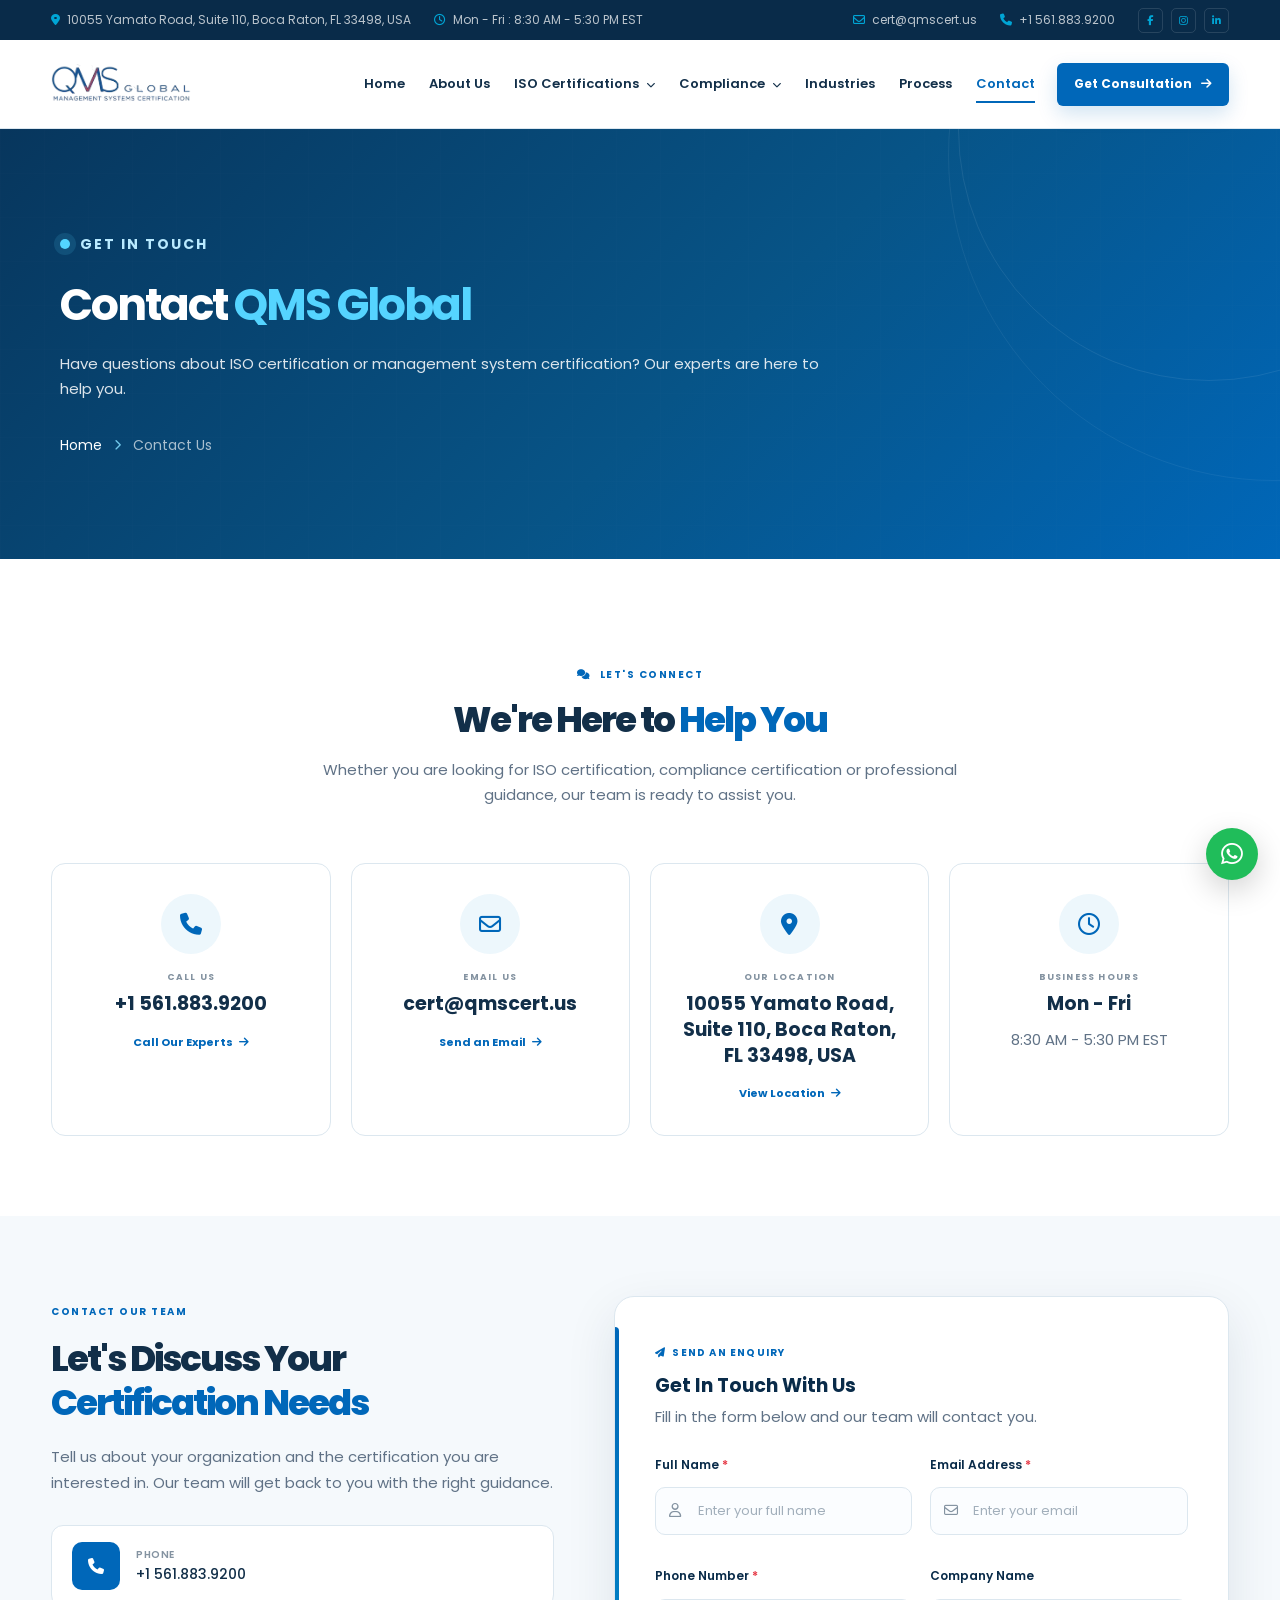
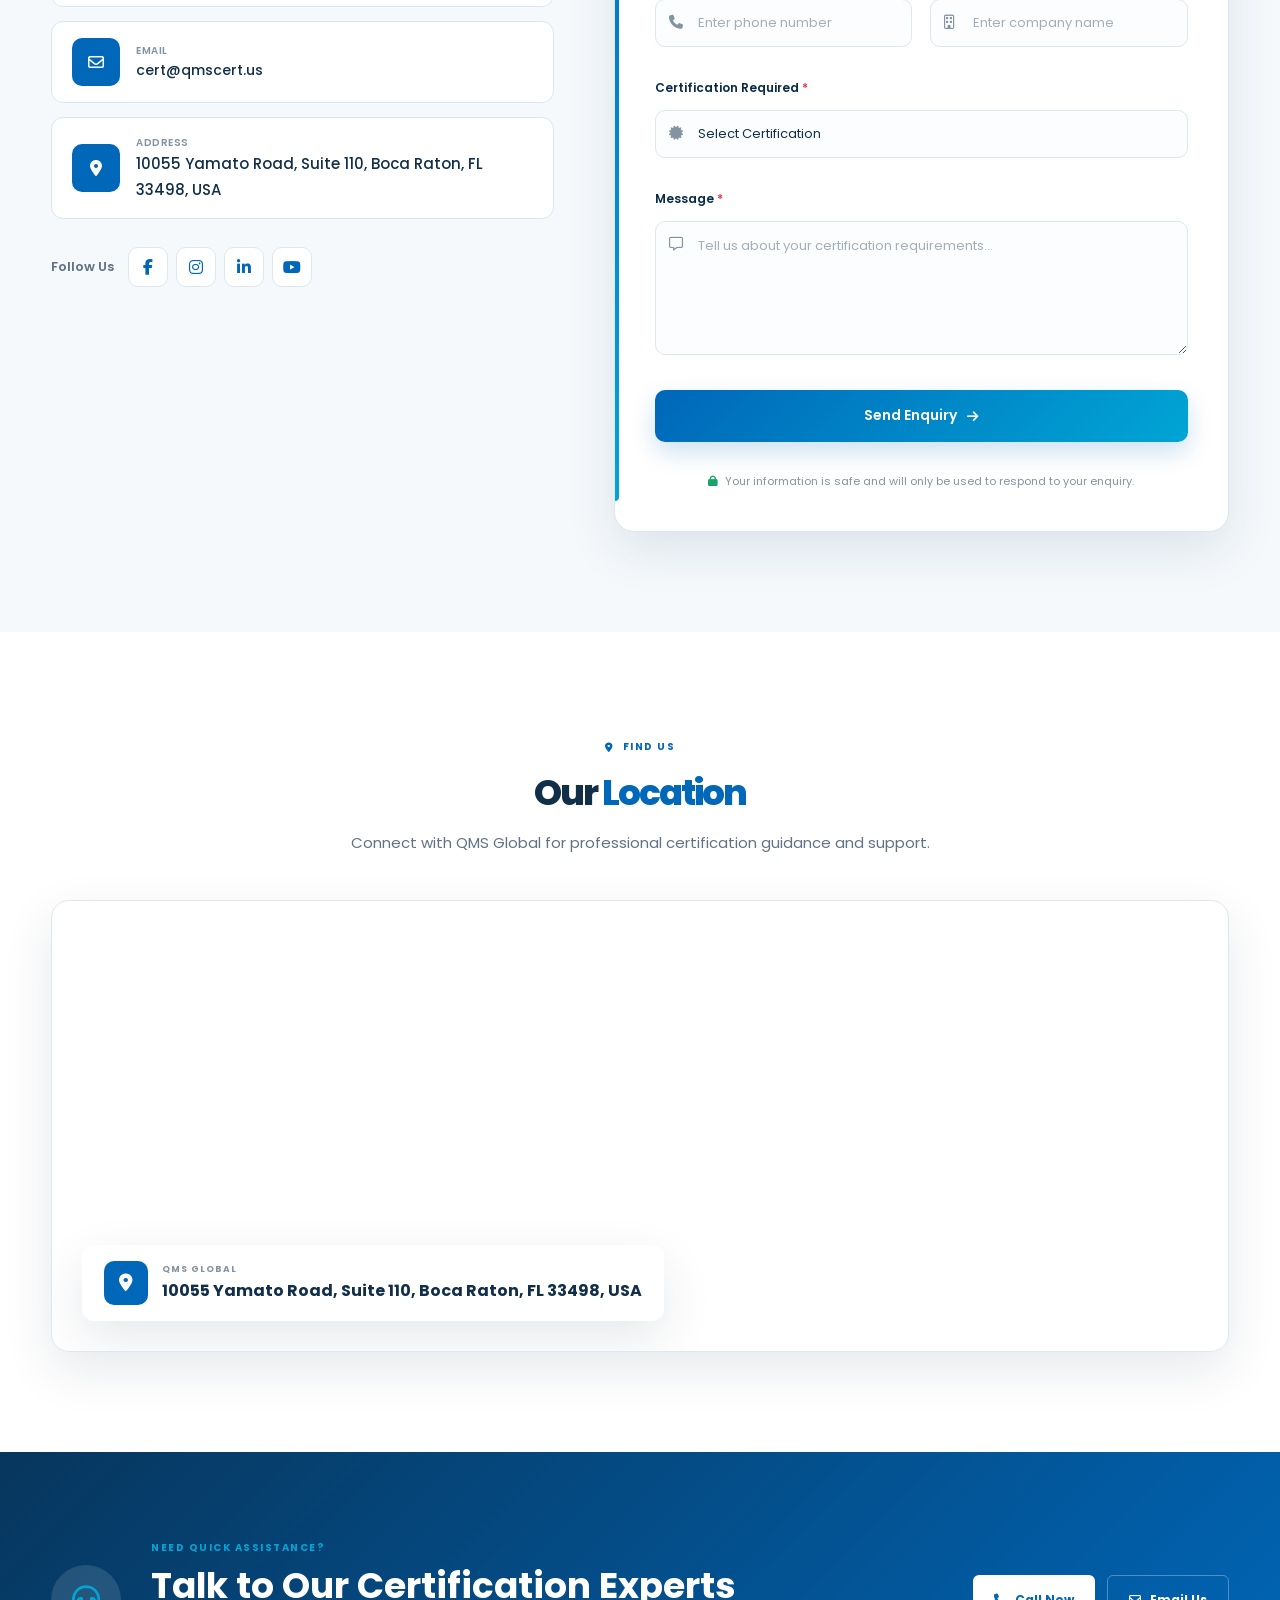
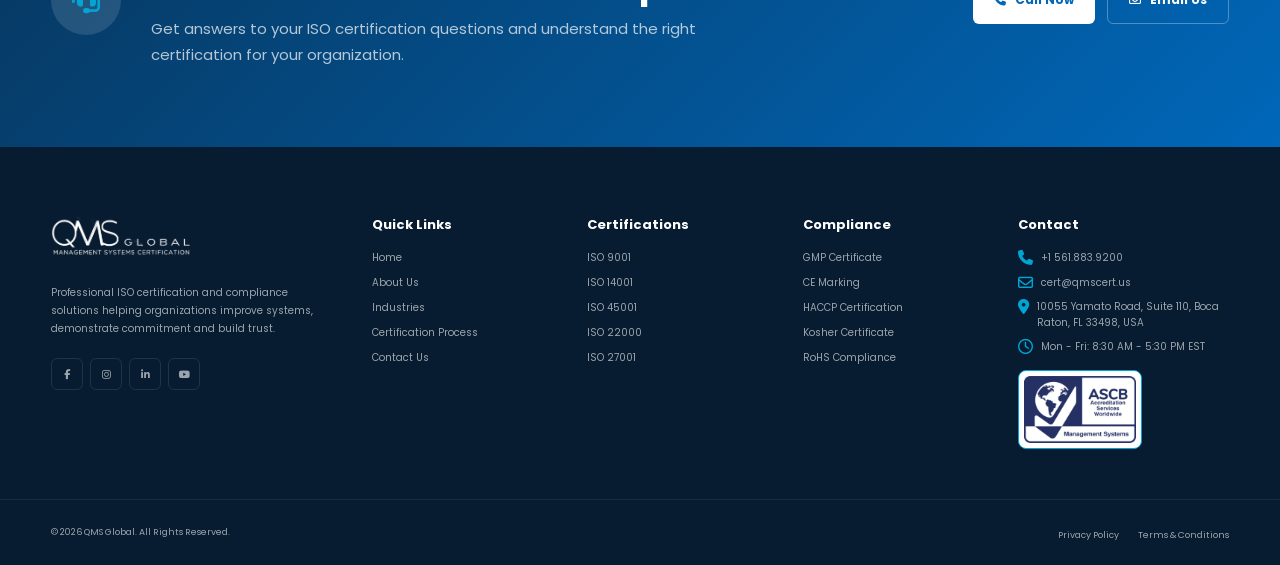
<file: contact.html>
<!doctype html>
<html lang="en">

<head>
    <meta charset="UTF-8" />
    <meta name="viewport" content="width=device-width, initial-scale=1.0" />

    <title>Contact Us | QMS Global</title>

    <meta name="description"
        content="Contact QMS Global for professional ISO certification and management system certification services." />

    <!-- Google Fonts -->
    <link rel="preconnect" href="https://fonts.googleapis.com" />
    <link rel="preconnect" href="https://fonts.gstatic.com" crossorigin />

    <link
        href="https://fonts.googleapis.com/css2?family=Manrope:wght@400;500;600;700;800&family=Poppins:wght@300;400;500;600;700;800&display=swap"
        rel="stylesheet" />

    <!-- Font Awesome -->
    <link rel="stylesheet" href="https://cdnjs.cloudflare.com/ajax/libs/font-awesome/6.5.2/css/all.min.css" />

    <!-- Main CSS -->
    <link rel="stylesheet" href="css/style.css" />

    <!-- Contact Page CSS -->
    <link rel="stylesheet" href="css/contact.css" />
</head>

<body>
    <!-- =====================================================
     TOP BAR
===================================================== -->

    <div class="topbar">
        <div class="container topbar-inner">
            <div class="topbar-left">
                <span>
                    <i class="fa-solid fa-location-dot"></i>
                    10055 Yamato Road, Suite 110, Boca Raton, FL 33498, USA
                </span>

                <span>
                    <i class="fa-regular fa-clock"></i>
                    Mon - Fri : 8:30 AM - 5:30 PM EST
                </span>
            </div>

            <div class="topbar-right">
                <a href="mailto:cert@qmscert.us">
                    <i class="fa-regular fa-envelope"></i>
                    cert@qmscert.us
                </a>

                <a href="tel:+15618839200">
                    <i class="fa-solid fa-phone"></i>
                    +1 561.883.9200
                </a>

                <div class="social-links">
                    <a href="#"><i class="fa-brands fa-facebook-f"></i></a>
                    <a href="#"><i class="fa-brands fa-instagram"></i></a>
                    <a href="#"><i class="fa-brands fa-linkedin-in"></i></a>
                </div>
            </div>
        </div>
    </div>

    <!-- =====================================================
     HEADER
===================================================== -->

    <header class="header">
        <div class="container navbar">
            <!-- LOGO -->
            <a href="index.html" class="brand">
                <img src="images/logo.png" alt="QMS Global" />
            </a>

            <!-- DESKTOP NAVIGATION -->
            <nav class="nav-menu" id="navMenu">
                <a href="index.html" class="nav-link"> Home </a>

                <a href="about.html" class="nav-link"> About Us </a>

                <!-- ISO DROPDOWN -->
                <div class="nav-dropdown">
                    <button class="dropdown-toggle">
                        ISO Certifications
                        <i class="fa-solid fa-chevron-down"></i>
                    </button>

                    <div class="dropdown-menu">
                        <a href="ISO-Certifications.html?iso=9001">
                            <i class="fa-solid fa-certificate"></i>
                            ISO 9001:2015
                        </a>

                        <a href="ISO-Certifications.html?iso=14001">
                            <i class="fa-solid fa-leaf"></i>
                            ISO 14001:2015
                        </a>

                        <a href="ISO-Certifications.html?iso=45001">
                            <i class="fa-solid fa-helmet-safety"></i>
                            ISO 45001:2018
                        </a>

                        <a href="ISO-Certifications.html?iso=22000">
                            <i class="fa-solid fa-utensils"></i>
                            ISO 22000:2018
                        </a>

                        <a href="ISO-Certifications.html?iso=27001">
                            <i class="fa-solid fa-shield-halved"></i>
                            ISO 27001:2022
                        </a>

                        <a href="ISO-Certifications.html?iso=13485">
                            <i class="fa-solid fa-stethoscope"></i>
                            ISO 13485:2016
                        </a>

                        <a href="ISO-Certifications.html?iso=50001">
                            <i class="fa-solid fa-bolt"></i>
                            ISO 50001:2018
                        </a>

                        <a href="ISO-Certifications.html?iso=22301">
                            <i class="fa-solid fa-business-time"></i>
                            ISO 22301:2019
                        </a>

                        <a href="ISO-Certifications.html?iso=20000">
                            <i class="fa-solid fa-server"></i>
                            ISO 20000-1:2018
                        </a>

                        <a href="ISO-Certifications.html?iso=37001">
                            <i class="fa-solid fa-scale-balanced"></i>
                            ISO 37001:2016
                        </a>

                        <a href="ISO-Certifications.html?iso=41001">
                            <i class="fa-solid fa-building"></i>
                            ISO 41001:2018
                        </a>

                        <a href="ISO-Certifications.html?iso=10002">
                            <i class="fa-solid fa-comments"></i>
                            ISO 10002:2018
                        </a>

                        <a href="ISO-Certifications.html?iso=all" class="dropdown-all">
                            View All Certifications
                            <i class="fa-solid fa-arrow-right"></i>
                        </a>
                    </div>
                </div>

                <!-- COMPLIANCE -->
                <div class="nav-dropdown">
                    <button class="dropdown-toggle">
                        Compliance
                        <i class="fa-solid fa-chevron-down"></i>
                    </button>

                    <div class="dropdown-menu">
                        <a href="compliance.html?type=gmp">
                            <i class="fa-solid fa-prescription-bottle-medical"></i>
                            GMP Certificate
                        </a>

                        <a href="compliance.html?type=ce">
                            <i class="fa-solid fa-circle-check"></i>
                            CE Marking
                        </a>

                        <a href="compliance.html?type=haccp">
                            <i class="fa-solid fa-bowl-food"></i>
                            HACCP Certification
                        </a>

                        <a href="compliance.html?type=kosher">
                            <i class="fa-solid fa-award"></i>
                            Kosher Certificate
                        </a>

                        <a href="compliance.html?type=rohs">
                            <i class="fa-solid fa-microchip"></i>
                            RoHS Compliance
                        </a>

                        <a href="compliance.html?type=all" class="dropdown-all">
                            View All Compliance
                            <i class="fa-solid fa-arrow-right"></i>
                        </a>
                    </div>
                </div>

                <a href="industries.html" class="nav-link"> Industries </a>

                <a href="process.html" class="nav-link"> Process </a>

                <a href="contact.html" class="nav-link active"> Contact </a>

                <a href="#consultation" class="nav-btn">
                    Get Consultation
                    <i class="fa-solid fa-arrow-right"></i>
                </a>
            </nav>

            <!-- MOBILE BUTTON -->
            <button class="menu-toggle" id="menuToggle" aria-label="Open Menu">
                <i class="fa-solid fa-bars"></i>
            </button>
        </div>
    </header>

    <!-- =========================================================
       CONTACT HERO
  ========================================================= -->

    <section class="contact-hero">
        <div class="contact-hero-pattern"></div>

        <div class="container">
            <div class="contact-hero-content">
                <div class="contact-eyebrow">
                    <span class="contact-eyebrow-dot"></span>
                    GET IN TOUCH
                </div>

                <h1>
                    Contact
                    <span>QMS Global</span>
                </h1>

                <p>
                    Have questions about ISO certification or management system
                    certification? Our experts are here to help you.
                </p>

                <div class="contact-breadcrumb">
                    <a href="index.html"> Home </a>
                    <i class="fa-solid fa-chevron-right"></i>
                    <span> Contact Us </span>
                </div>
            </div>
        </div>
    </section>

    <!-- =========================================================
       CONTACT INTRO - INFO CARDS
  ========================================================= -->

    <section class="contact-intro">
        <div class="container">
            <div class="contact-intro-heading">
                <span class="section-label">
                    <i class="fa-solid fa-comments"></i>
                    LET'S CONNECT
                </span>

                <h2>
                    We're Here to
                    <span>Help You</span>
                </h2>

                <p>
                    Whether you are looking for ISO certification, compliance
                    certification or professional guidance, our team is ready to assist
                    you.
                </p>
            </div>

            <!-- CONTACT CARDS -->
            <div class="contact-info-grid">
                <!-- PHONE -->
                <div class="contact-info-card">
                    <div class="contact-info-icon">
                        <i class="fa-solid fa-phone"></i>
                    </div>

                    <div class="contact-info-content">
                        <span> CALL US </span>
                        <h3>+1 561.883.9200</h3>
                        <a href="tel:+15618839200">
                            Call Our Experts
                            <i class="fa-solid fa-arrow-right"></i>
                        </a>
                    </div>
                </div>

                <!-- EMAIL -->
                <div class="contact-info-card">
                    <div class="contact-info-icon">
                        <i class="fa-regular fa-envelope"></i>
                    </div>

                    <div class="contact-info-content">
                        <span> EMAIL US </span>
                        <h3>cert@qmscert.us</h3>
                        <a href="mailto:cert@qmscert.us">
                            Send an Email
                            <i class="fa-solid fa-arrow-right"></i>
                        </a>
                    </div>
                </div>

                <!-- LOCATION -->
                <div class="contact-info-card">
                    <div class="contact-info-icon">
                        <i class="fa-solid fa-location-dot"></i>
                    </div>

                    <div class="contact-info-content">
                        <span> OUR LOCATION </span>
                        <h3>10055 Yamato Road, Suite 110, Boca Raton, FL 33498, USA</h3>
                        <a href="https://www.google.com/maps/search/?api=1&query=10055+Yamato+Road+Suite+110+Boca+Raton+FL+33498+USA" target="_blank"
                            rel="noopener noreferrer">
                            View Location
                            <i class="fa-solid fa-arrow-right"></i>
                        </a>
                    </div>
                </div>

                <!-- HOURS -->
                <div class="contact-info-card">
                    <div class="contact-info-icon">
                        <i class="fa-regular fa-clock"></i>
                    </div>

                    <div class="contact-info-content">
                        <span> BUSINESS HOURS </span>
                        <h3>Mon - Fri</h3>
                        <p>8:30 AM - 5:30 PM EST</p>
                    </div>
                </div>
            </div>
        </div>
    </section>

    <!-- =========================================================
       CONTACT FORM + DETAILS
  ========================================================= -->

    <section class="contact-main" id="contact-form">
        <div class="container">
            <div class="contact-main-grid">
                <!-- LEFT CONTENT -->
                <div class="contact-details">
                    <span class="section-label"> CONTACT OUR TEAM </span>

                    <h2>
                        Let's Discuss Your
                        <span>Certification Needs</span>
                    </h2>

                    <p>
                        Tell us about your organization and the certification you are
                        interested in. Our team will get back to you with the right
                        guidance.
                    </p>

                    <!-- DETAIL -->
                    <div class="contact-detail-item">
                        <div class="contact-detail-icon">
                            <i class="fa-solid fa-phone"></i>
                        </div>

                        <div>
                            <span> Phone </span>
                            <a href="tel:+15618839200"> +1 561.883.9200 </a>
                        </div>
                    </div>

                    <div class="contact-detail-item">
                        <div class="contact-detail-icon">
                            <i class="fa-regular fa-envelope"></i>
                        </div>

                        <div>
                            <span> Email </span>
                            <a href="mailto:cert@qmscert.us"> cert@qmscert.us </a>
                        </div>
                    </div>

                    <div class="contact-detail-item">
                        <div class="contact-detail-icon">
                            <i class="fa-solid fa-location-dot"></i>
                        </div>

                        <div>
                            <span> Address </span>
                            <p>10055 Yamato Road, Suite 110, Boca Raton, FL 33498, USA</p>
                        </div>
                    </div>

                    <!-- SOCIAL -->
                    <div class="contact-social">
                        <span> Follow Us </span>

                        <div>
                            <a href="#" aria-label="Facebook">
                                <i class="fa-brands fa-facebook-f"></i>
                            </a>

                            <a href="#" aria-label="Instagram">
                                <i class="fa-brands fa-instagram"></i>
                            </a>

                            <a href="#" aria-label="LinkedIn">
                                <i class="fa-brands fa-linkedin-in"></i>
                            </a>

                            <a href="#" aria-label="YouTube">
                                <i class="fa-brands fa-youtube"></i>
                            </a>
                        </div>
                    </div>
                </div>

                <!-- CONTACT FORM -->
                <div class="contact-form-wrapper">
                    <div class="contact-form-header">
                        <span>
                            <i class="fa-solid fa-paper-plane"></i>
                            SEND AN ENQUIRY
                        </span>

                        <h3>Get In Touch With Us</h3>

                        <p>Fill in the form below and our team will contact you.</p>
                    </div>

                    <form id="contactForm" novalidate>
                        <div class="form-row">
                            <!-- NAME -->
                            <div class="form-group">
                                <label for="fullName">
                                    Full Name
                                    <span>*</span>
                                </label>

                                <div class="input-box">
                                    <i class="fa-regular fa-user"></i>
                                    <input type="text" id="fullName" name="fullName" placeholder="Enter your full name"
                                        autocomplete="name" />
                                </div>

                                <small class="form-error" id="fullNameError"></small>
                            </div>

                            <!-- EMAIL -->
                            <div class="form-group">
                                <label for="email">
                                    Email Address
                                    <span>*</span>
                                </label>

                                <div class="input-box">
                                    <i class="fa-regular fa-envelope"></i>
                                    <input type="email" id="email" name="email" placeholder="Enter your email"
                                        autocomplete="email" />
                                </div>

                                <small class="form-error" id="emailError"></small>
                            </div>
                        </div>

                        <div class="form-row">
                            <!-- PHONE -->
                            <div class="form-group">
                                <label for="phone">
                                    Phone Number
                                    <span>*</span>
                                </label>

                                <div class="input-box">
                                    <i class="fa-solid fa-phone"></i>
                                    <input type="tel" id="phone" name="phone" placeholder="Enter phone number"
                                        maxlength="15" autocomplete="tel" />
                                </div>

                                <small class="form-error" id="phoneError"></small>
                            </div>

                            <!-- COMPANY -->
                            <div class="form-group">
                                <label for="company"> Company Name </label>

                                <div class="input-box">
                                    <i class="fa-regular fa-building"></i>
                                    <input type="text" id="company" name="company" placeholder="Enter company name"
                                        autocomplete="organization" />
                                </div>
                            </div>
                        </div>

                        <!-- CERTIFICATION -->
                        <div class="form-group">
                            <label for="certificate">
                                Certification Required
                                <span>*</span>
                            </label>

                            <div class="input-box select-box">
                                <i class="fa-solid fa-certificate"></i>
                                <select id="certificate" name="certificate">
                                    <option value="">Select Certification</option>
                                    <option value="ISO 9001:2015">ISO 9001:2015</option>
                                    <option value="ISO 14001:2015">ISO 14001:2015</option>
                                    <option value="ISO 45001:2018">ISO 45001:2018</option>
                                    <option value="ISO 22000:2018">ISO 22000:2018</option>
                                    <option value="ISO 27001:2022">ISO 27001:2022</option>
                                    <option value="ISO 13485:2016">ISO 13485:2016</option>
                                    <option value="ISO 50001:2018">ISO 50001:2018</option>
                                    <option value="ISO 22301:2019">ISO 22301:2019</option>
                                    <option value="ISO 20000-1:2018">ISO 20000-1:2018</option>
                                    <option value="ISO 37001:2016">ISO 37001:2016</option>
                                    <option value="ISO 41001:2018">ISO 41001:2018</option>
                                    <option value="ISO 10002:2018">ISO 10002:2018</option>
                                    <option value="GMP Certificate">GMP Certificate</option>
                                    <option value="CE Marking">CE Marking</option>
                                    <option value="HACCP Certification">HACCP Certification</option>
                                    <option value="Kosher Certificate">Kosher Certificate</option>
                                    <option value="RoHS Compliance">RoHS Compliance</option>
                                    <option value="Other">Other</option>
                                </select>
                            </div>

                            <small class="form-error" id="certificateError"></small>
                        </div>

                        <!-- MESSAGE - FIXED TEXTAREA WITH ICON -->
                        <div class="form-group">
                            <label for="message">
                                Message
                                <span>*</span>
                            </label>

                            <div class="input-box textarea-box">
                                <i class="fa-regular fa-message"></i>
                                <textarea id="message" name="message" rows="5"
                                    placeholder="Tell us about your certification requirements..."></textarea>
                            </div>

                            <small class="form-error" id="messageError"></small>
                        </div>

                        <!-- STATUS -->
                        <div class="form-status" id="formStatus"></div>

                        <!-- SUBMIT -->
                        <button type="submit" class="contact-submit" id="contactSubmit">
                            <span> Send Enquiry </span>
                            <i class="fa-solid fa-arrow-right"></i>
                        </button>

                        <p class="form-note">
                            <i class="fa-solid fa-lock"></i>
                            Your information is safe and will only be used to respond to
                            your enquiry.
                        </p>
                    </form>
                </div>
            </div>
        </div>
    </section>

    <!-- =========================================================
       MAP / LOCATION
  ========================================================= -->

    <section class="contact-location">
        <div class="container">
            <div class="location-heading">
                <span class="section-label">
                    <i class="fa-solid fa-location-dot"></i>
                    FIND US
                </span>

                <h2>
                    Our
                    <span>Location</span>
                </h2>

                <p>
                    Connect with QMS Global for professional certification guidance and
                    support.
                </p>
            </div>

            <div class="location-map-wrapper">
                <iframe src="https://www.google.com/maps?q=10055+Yamato+Road+Suite+110+Boca+Raton+FL+33498&output=embed" width="100%"
                    height="450" style="border: 0" allowfullscreen="" loading="lazy"
                    referrerpolicy="no-referrer-when-downgrade" title="QMS Global Headquarters"></iframe>

                <div class="location-overlay">
                    <div class="location-overlay-icon">
                        <i class="fa-solid fa-location-dot"></i>
                    </div>

                    <div>
                        <span> QMS Global </span>
                        <strong> 10055 Yamato Road, Suite 110, Boca Raton, FL 33498, USA </strong>
                    </div>
                </div>
            </div>
        </div>
    </section>

    <!-- =========================================================
       FAQ / SUPPORT STRIP
  ========================================================= -->

    <section class="contact-support">
        <div class="container">
            <div class="contact-support-inner">
                <div class="support-icon">
                    <i class="fa-solid fa-headset"></i>
                </div>

                <div class="support-content">
                    <span> NEED QUICK ASSISTANCE? </span>
                    <h2>Talk to Our Certification Experts</h2>
                    <p>
                        Get answers to your ISO certification questions and understand the
                        right certification for your organization.
                    </p>
                </div>

                <div class="support-buttons">
                    <a href="tel:+15618839200" class="btn btn-light">
                        <i class="fa-solid fa-phone"></i>
                        Call Now
                    </a>

                    <a href="mailto:cert@qmscert.us" class="btn btn-transparent">
                        <i class="fa-regular fa-envelope"></i>
                        Email Us
                    </a>
                </div>
            </div>
        </div>
    </section>

    <!-- =========================================================
       FOOTER
  ========================================================= -->

    <footer class="footer">
        <div class="container footer-grid">
            <div class="footer-company">
                <a href="index.html" class="footer-brand">
                    <img src="images/logo.png" alt="QMS Global" />
                </a>

                <p>
                    Professional ISO certification and compliance solutions helping
                    organizations improve systems, demonstrate commitment and build
                    trust.
                </p>

                <div class="footer-social">
                    <a href="#"><i class="fa-brands fa-facebook-f"></i></a>
                    <a href="#"><i class="fa-brands fa-instagram"></i></a>
                    <a href="#"><i class="fa-brands fa-linkedin-in"></i></a>
                    <a href="#"><i class="fa-brands fa-youtube"></i></a>
                </div>
            </div>

            <div class="footer-column">
                <h3>Quick Links</h3>
                <a href="index.html">Home</a>
                <a href="about.html">About Us</a>
                <a href="industries.html">Industries</a>
                <a href="process.html">Certification Process</a>
                <a href="contact.html">Contact Us</a>
            </div>

            <div class="footer-column">
                <h3>Certifications</h3>
                <a href="ISO-Certifications.html?iso=9001">ISO 9001</a>
                <a href="ISO-Certifications.html?iso=14001">ISO 14001</a>
                <a href="ISO-Certifications.html?iso=45001">ISO 45001</a>
                <a href="ISO-Certifications.html?iso=22000">ISO 22000</a>
                <a href="ISO-Certifications.html?iso=27001">ISO 27001</a>
            </div>

            <div class="footer-column">
                <h3>Compliance</h3>
                <a href="compliance.html?type=gmp">GMP Certificate</a>
                <a href="compliance.html?type=ce">CE Marking</a>
                <a href="compliance.html?type=haccp">HACCP Certification</a>
                <a href="compliance.html?type=kosher">Kosher Certificate</a>
                <a href="compliance.html?type=rohs">RoHS Compliance</a>
            </div>

            <div class="footer-column footer-contact">
                <h3>Contact</h3>
                <a href="tel:+15618839200">
                    <i class="fa-solid fa-phone"></i>
                    +1 561.883.9200
                </a>

                <a href="mailto:cert@qmscert.us">
                    <i class="fa-regular fa-envelope"></i>
                    cert@qmscert.us
                </a>

                <p>
                    <i class="fa-solid fa-location-dot"></i>
                    10055 Yamato Road, Suite 110, Boca Raton, FL 33498, USA
                </p>

                <p>
                    <i class="fa-regular fa-clock"></i>
                    Mon - Fri: 8:30 AM - 5:30 PM EST
                </p>
                <a class="footer-ascb-link" href="https://www.ascb.com/Statement/35Statement.pdf" target="_blank" rel="noopener noreferrer" aria-label="View ASCB accreditation statement PDF">
                    <img src="images/ASCB.png" alt="ASCB Accreditation Services Worldwide, Management Systems" />
                </a>
            </div>
        </div>

        <div class="footer-bottom">
            <div class="container footer-bottom-inner">
                <p>© 2026 QMS Global. All Rights Reserved.</p>

                <div>
                    <a href="privacy-policy.html">Privacy Policy</a>
                    <a href="terms.html">Terms & Conditions</a>
                </div>
            </div>
        </div>
    </footer>

    <!-- =========================================================
       WHATSAPP
  ========================================================= -->

    <a href="https://wa.me/15618839200" class="whatsapp" target="_blank" rel="noopener noreferrer"
        aria-label="WhatsApp">
        <i class="fa-brands fa-whatsapp"></i>
    </a>

    <!-- =========================================================
       BACK TO TOP
  ========================================================= -->

    <button class="back-top" id="backTop" type="button" aria-label="Back to top">
        <i class="fa-solid fa-arrow-up"></i>
    </button>

    <!-- =========================================================
       JAVASCRIPT
  ========================================================= -->

    <script src="js/script.js"></script>
    <script src="js/contact.js"></script>
</body>

</html>
</file>
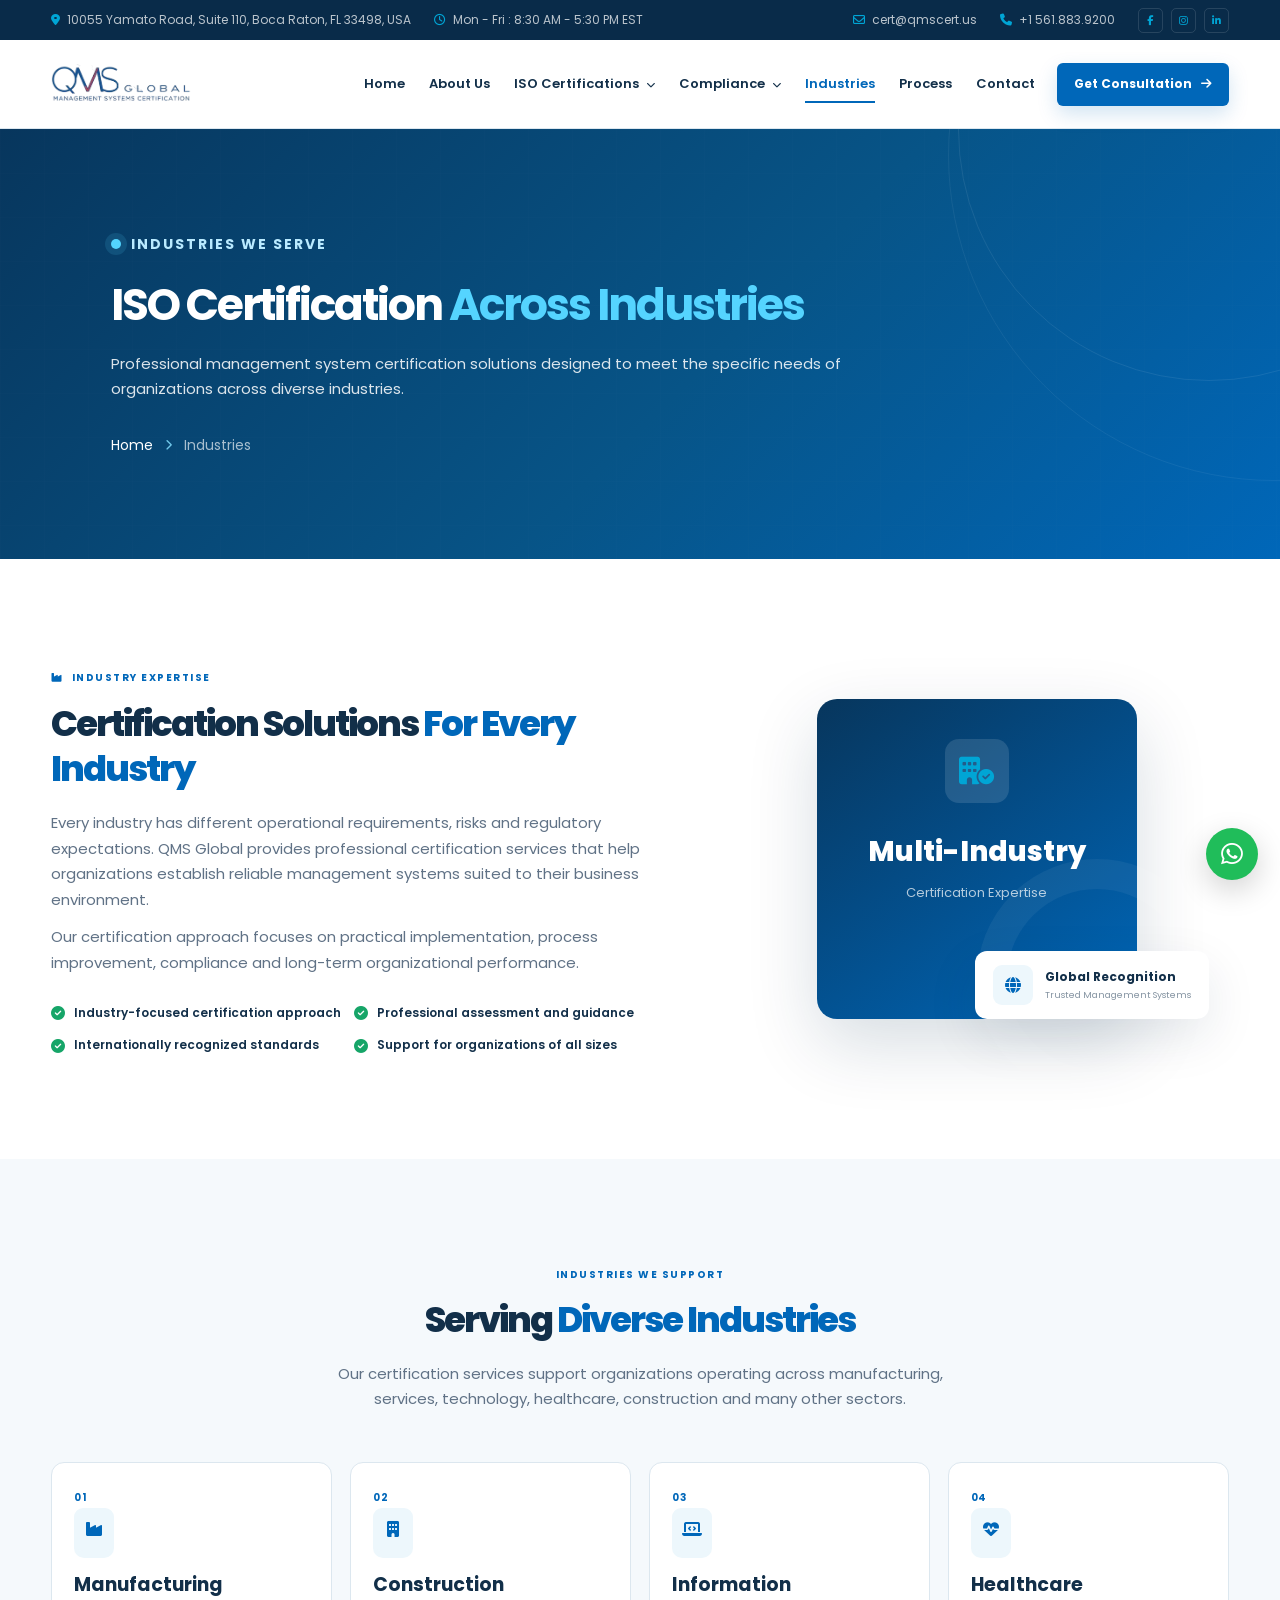
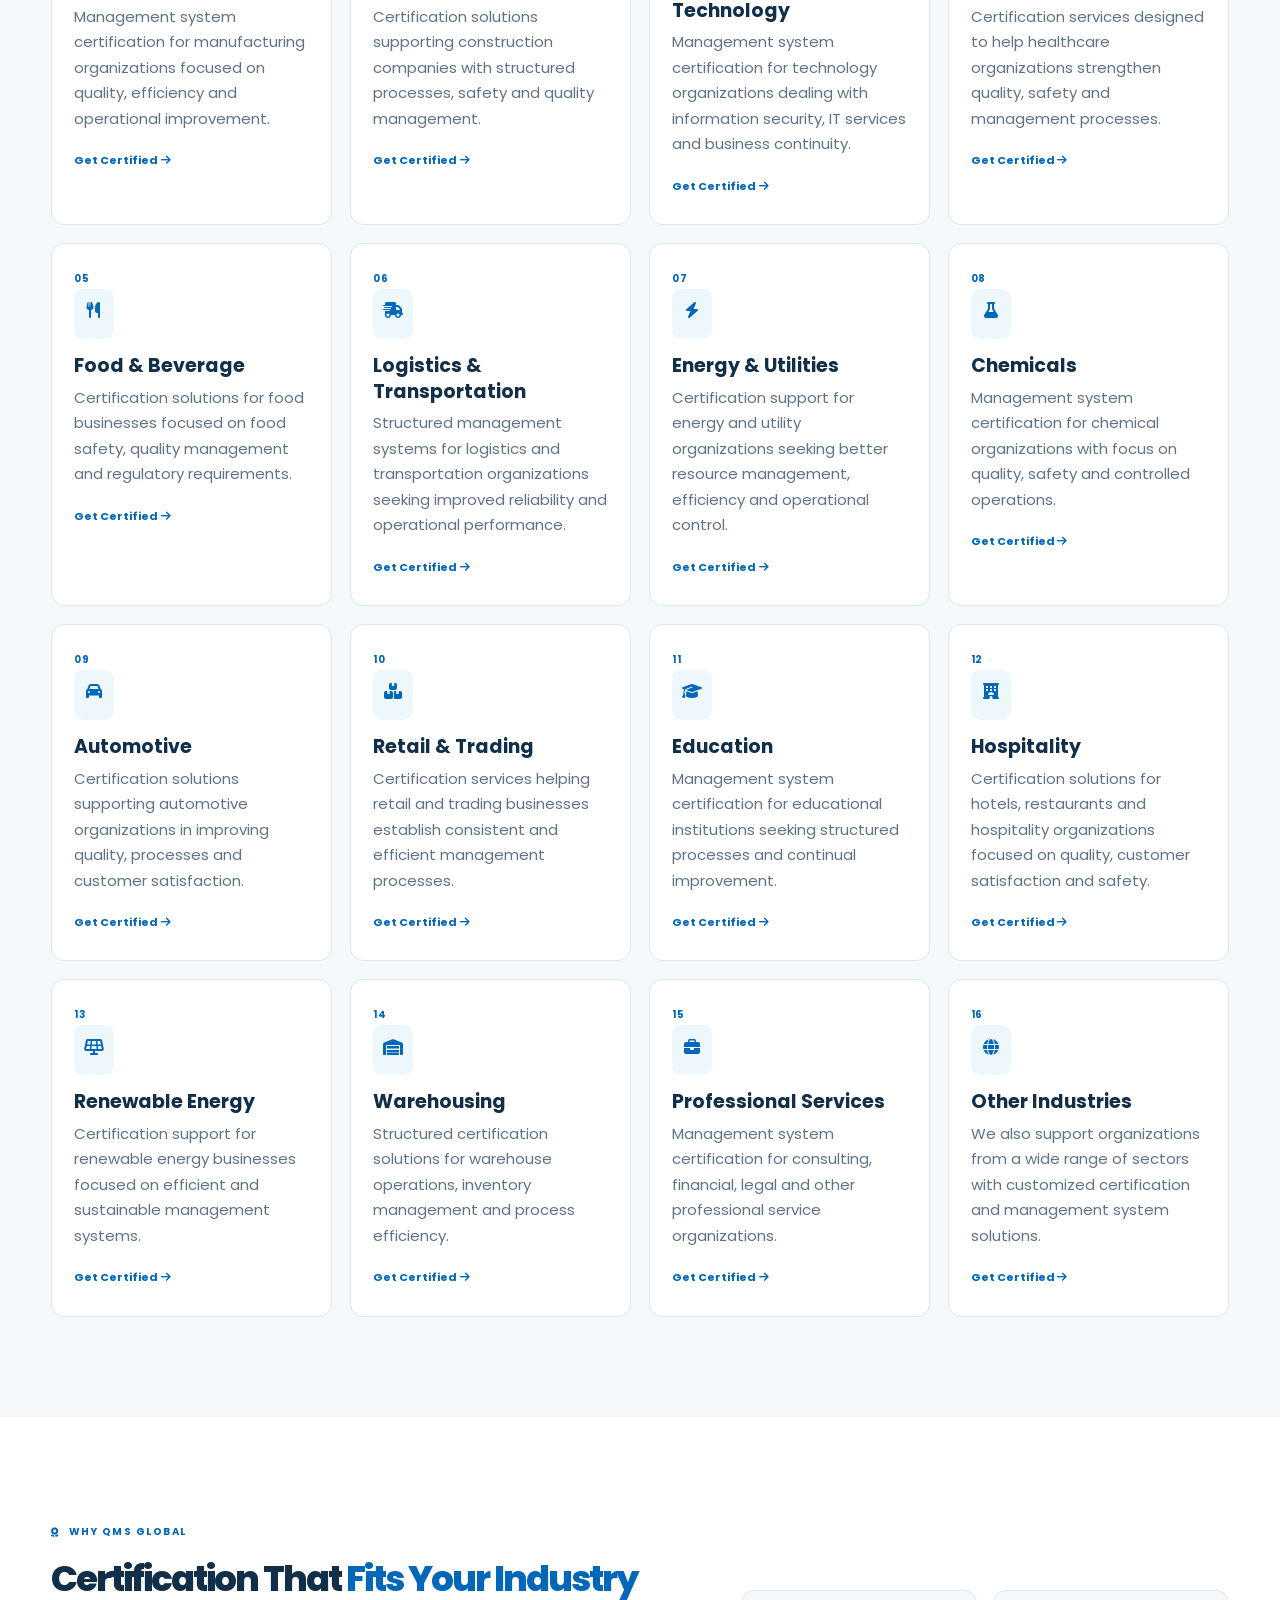
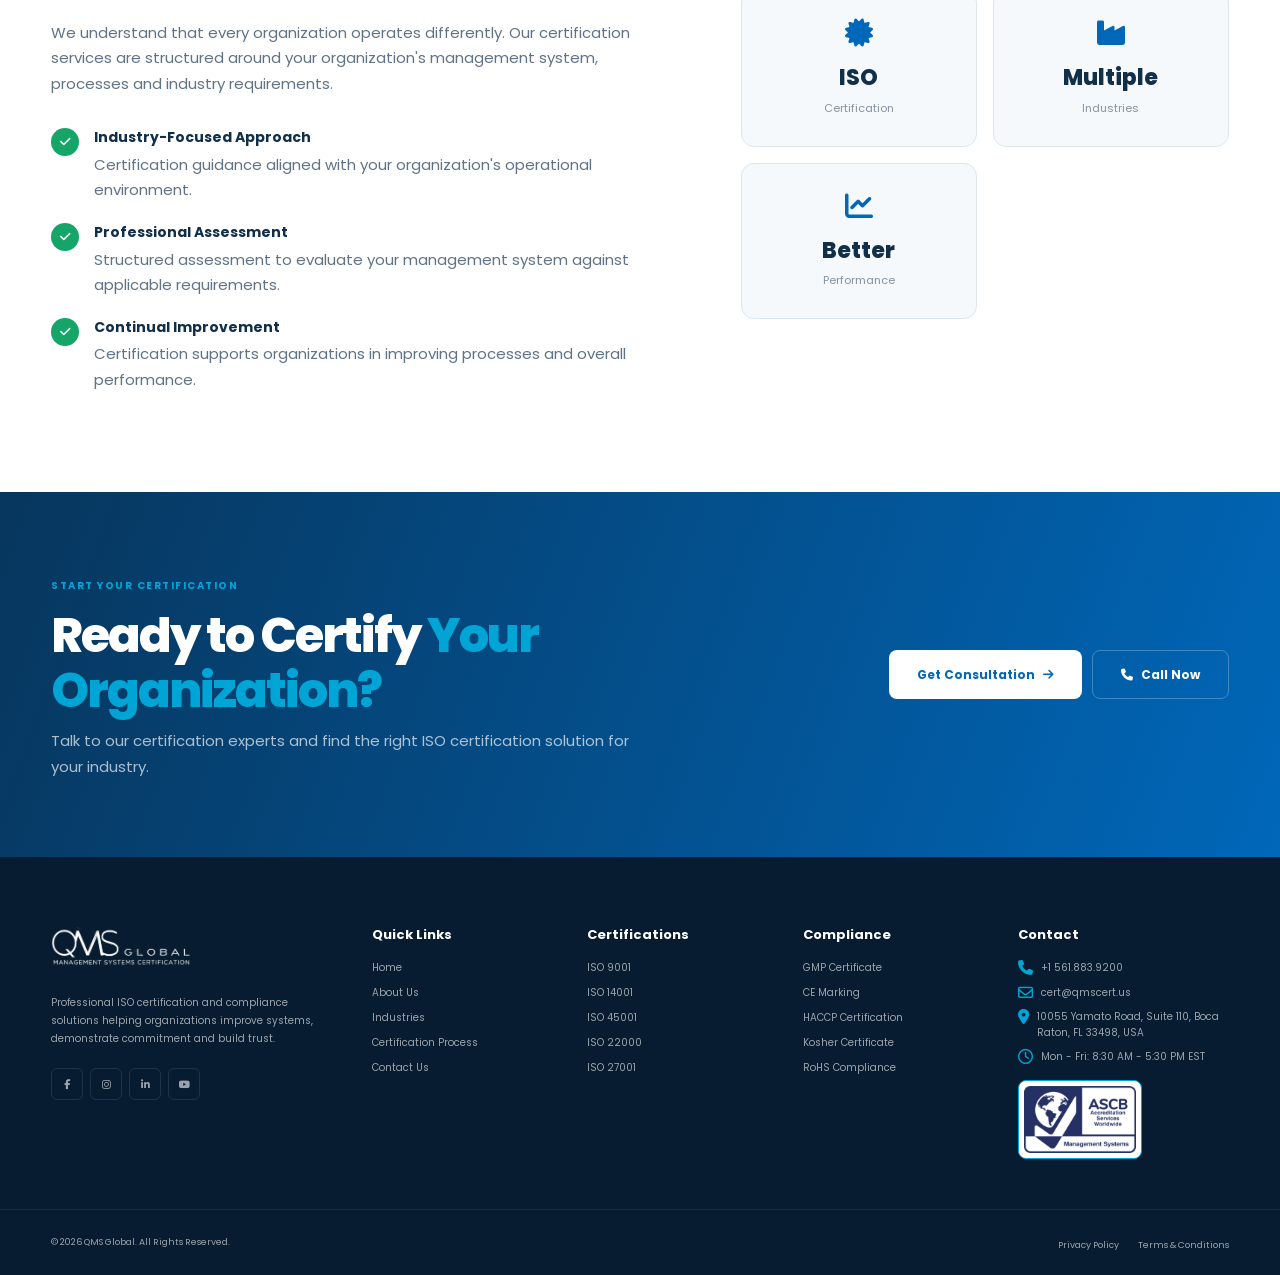
<file: industries.html>
<!doctype html>
<html lang="en">
  <head>
    <meta charset="UTF-8" />
    <meta name="viewport" content="width=device-width, initial-scale=1.0" />

    <title>Industries We Serve | QMS Global</title>

    <meta
      name="description"
      content="QMS Global provides professional ISO certification and management system certification services across multiple industries."
    />

    <!-- Google Fonts -->
    <link rel="preconnect" href="https://fonts.googleapis.com" />
    <link rel="preconnect" href="https://fonts.gstatic.com" crossorigin />

    <link
      href="https://fonts.googleapis.com/css2?family=Manrope:wght@400;500;600;700;800&family=Poppins:wght@300;400;500;600;700;800&display=swap"
      rel="stylesheet"
    />

    <!-- Font Awesome -->
    <link
      rel="stylesheet"
      href="https://cdnjs.cloudflare.com/ajax/libs/font-awesome/6.5.2/css/all.min.css"
    />

    <!-- Main CSS -->
    <link rel="stylesheet" href="css/style.css" />

    <!-- Industries CSS -->
    <link rel="stylesheet" href="css/industries.css" />
  </head>

  <body>
    <!-- =====================================================
     TOP BAR
===================================================== -->

    <div class="topbar">
      <div class="container topbar-inner">
        <div class="topbar-left">
          <span>
            <i class="fa-solid fa-location-dot"></i>
            10055 Yamato Road, Suite 110, Boca Raton, FL 33498, USA
          </span>

          <span>
            <i class="fa-regular fa-clock"></i>
            Mon - Fri : 8:30 AM - 5:30 PM EST
          </span>
        </div>

        <div class="topbar-right">
          <a href="mailto:cert@qmscert.us">
            <i class="fa-regular fa-envelope"></i>
            cert@qmscert.us
          </a>

          <a href="tel:+1561.883.9200">
            <i class="fa-solid fa-phone"></i>
            +1 561.883.9200
          </a>

          <div class="social-links">
            <a href="#"><i class="fa-brands fa-facebook-f"></i></a>
            <a href="#"><i class="fa-brands fa-instagram"></i></a>
            <a href="#"><i class="fa-brands fa-linkedin-in"></i></a>
          </div>
        </div>
      </div>
    </div>

    <!-- =====================================================
     HEADER
===================================================== -->

    <header class="header">
      <div class="container navbar">
        <!-- LOGO IMAGE ONLY -->
        <a href="index.html" class="brand">
          <img src="images/logo.png" alt="QMS Global" />
        </a>

        <!-- DESKTOP NAVIGATION -->

        <nav class="nav-menu" id="navMenu">
          <a href="index.html" class="nav-link"> Home </a>

          <a href="about.html" class="nav-link"> About Us </a>

          <!-- ISO DROPDOWN -->

          <div class="nav-dropdown">
            <button class="dropdown-toggle">
              ISO Certifications
              <i class="fa-solid fa-chevron-down"></i>
            </button>

            <div class="dropdown-menu">
              <a href="ISO-Certifications.html?iso=9001">
                <i class="fa-solid fa-certificate"></i>
                ISO 9001:2015
              </a>

              <a href="ISO-Certifications.html?iso=14001">
                <i class="fa-solid fa-leaf"></i>
                ISO 14001:2015
              </a>

              <a href="ISO-Certifications.html?iso=45001">
                <i class="fa-solid fa-helmet-safety"></i>
                ISO 45001:2018
              </a>

              <a href="ISO-Certifications.html?iso=22000">
                <i class="fa-solid fa-utensils"></i>
                ISO 22000:2018
              </a>

              <a href="ISO-Certifications.html?iso=27001">
                <i class="fa-solid fa-shield-halved"></i>
                ISO 27001:2022
              </a>

              <a href="ISO-Certifications.html?iso=13485">
                <i class="fa-solid fa-stethoscope"></i>
                ISO 13485:2016
              </a>

              <a href="ISO-Certifications.html?iso=50001">
                <i class="fa-solid fa-bolt"></i>
                ISO 50001:2018
              </a>

              <a href="ISO-Certifications.html?iso=22301">
                <i class="fa-solid fa-business-time"></i>
                ISO 22301:2019
              </a>

              <a href="ISO-Certifications.html?iso=20000">
                <i class="fa-solid fa-server"></i>
                ISO 20000-1:2018
              </a>

              <a href="ISO-Certifications.html?iso=37001">
                <i class="fa-solid fa-scale-balanced"></i>
                ISO 37001:2016
              </a>

              <a href="ISO-Certifications.html?iso=41001">
                <i class="fa-solid fa-building"></i>
                ISO 41001:2018
              </a>

              <a href="ISO-Certifications.html?iso=10002">
                <i class="fa-solid fa-comments"></i>
                ISO 10002:2018
              </a>
              <a href="ISO-Certifications.html?iso=9001" class="dropdown-all">
                View All Certifications
                <i class="fa-solid fa-arrow-right"></i>
              </a>
            </div>
          </div>

          <!-- COMPLIANCE -->

          <div class="nav-dropdown">
            <button class="dropdown-toggle">
              Compliance
              <i class="fa-solid fa-chevron-down"></i>
            </button>

            <div class="dropdown-menu">
              <a href="compliance.html?type=gmp">
                <i class="fa-solid fa-prescription-bottle-medical"></i>
                GMP Certificate
              </a>

              <a href="compliance.html?type=ce">
                <i class="fa-solid fa-circle-check"></i>
                CE Marking
              </a>

              <a href="compliance.html?type=haccp">
                <i class="fa-solid fa-bowl-food"></i>
                HACCP Certification
              </a>

              <a href="compliance.html?type=kosher">
                <i class="fa-solid fa-award"></i>
                Kosher Certificate
              </a>

              <a href="compliance.html?type=rohs">
                <i class="fa-solid fa-microchip"></i>
                RoHS Compliance
              </a>

              <a href="compliance.html?type=all" class="dropdown-all">
                View All Compliance
                <i class="fa-solid fa-arrow-right"></i>
              </a>
            </div>
          </div>

          <a href="industries.html" class="nav-link active"> Industries </a>

          <a href="process.html" class="nav-link"> Process </a>

          <a href="contact.html" class="nav-link"> Contact </a>

          <a href="#consultation" class="nav-btn">
            Get Consultation
            <i class="fa-solid fa-arrow-right"></i>
          </a>
        </nav>

        <!-- MOBILE BUTTON -->

        <button class="menu-toggle" id="menuToggle">
          <i class="fa-solid fa-bars"></i>
        </button>
      </div>
    </header>

    <!-- =========================================================
     INDUSTRIES HERO
========================================================= -->

    <section class="industries-hero">
      <div class="industries-hero-pattern"></div>

      <div class="container">
        <div class="industries-hero-content">
          <span class="industries-eyebrow">
            <span></span>

            INDUSTRIES WE SERVE
          </span>

          <h1>
            ISO Certification
            <span>Across Industries</span>
          </h1>

          <p>
            Professional management system certification solutions designed to
            meet the specific needs of organizations across diverse industries.
          </p>

          <div class="industries-breadcrumb">
            <a href="index.html"> Home </a>

            <i class="fa-solid fa-chevron-right"></i>

            <span> Industries </span>
          </div>
        </div>
      </div>
    </section>

    <!-- =========================================================
     INTRODUCTION
========================================================= -->

    <section class="industries-intro">
      <div class="container">
        <div class="industries-intro-grid">
          <div class="industries-intro-content">
            <span class="section-label">
              <i class="fa-solid fa-industry"></i>

              INDUSTRY EXPERTISE
            </span>

            <h2>
              Certification Solutions
              <span>For Every Industry</span>
            </h2>

            <p>
              Every industry has different operational requirements, risks and
              regulatory expectations. QMS Global provides professional
              certification services that help organizations establish reliable
              management systems suited to their business environment.
            </p>

            <p>
              Our certification approach focuses on practical implementation,
              process improvement, compliance and long-term organizational
              performance.
            </p>

            <div class="industries-intro-points">
              <div>
                <i class="fa-solid fa-circle-check"></i>
                Industry-focused certification approach
              </div>

              <div>
                <i class="fa-solid fa-circle-check"></i>
                Professional assessment and guidance
              </div>

              <div>
                <i class="fa-solid fa-circle-check"></i>
                Internationally recognized standards
              </div>

              <div>
                <i class="fa-solid fa-circle-check"></i>
                Support for organizations of all sizes
              </div>
            </div>
          </div>

          <div class="industries-intro-visual">
            <div class="industry-main-card">
              <div class="industry-card-icon">
                <i class="fa-solid fa-building-circle-check"></i>
              </div>

              <strong> Multi-Industry </strong>

              <span> Certification Expertise </span>
            </div>

             <div class="industry-floating-card second">
              <i class="fa-solid fa-globe"></i>

              <div>
                <strong> Global Recognition </strong>

                <span> Trusted Management Systems </span>
              </div>
            </div>
          </div>
        </div>
      </div>
    </section>

    <!-- =========================================================
     INDUSTRIES SECTION
========================================================= -->

    <section class="industries-list-section">
      <div class="container">
        <div class="section-heading center">
          <div>
            <span class="section-label"> INDUSTRIES WE SUPPORT </span>

            <h2>
              Serving
              <span>Diverse Industries</span>
            </h2>
          </div>

          <p>
            Our certification services support organizations operating across
            manufacturing, services, technology, healthcare, construction and
            many other sectors.
          </p>
        </div>

        <div class="industries-grid">
          <!-- 01 -->

          <div class="industry-card">
            <div class="industry-card-number">01</div>

            <div class="industry-icon">
              <i class="fa-solid fa-industry"></i>
            </div>

            <h3>Manufacturing</h3>

            <p>
              Management system certification for manufacturing organizations
              focused on quality, efficiency and operational improvement.
            </p>

            <a href="contact.html">
              Get Certified
              <i class="fa-solid fa-arrow-right"></i>
            </a>
          </div>

          <!-- 02 -->

          <div class="industry-card">
            <div class="industry-card-number">02</div>

            <div class="industry-icon">
              <i class="fa-solid fa-building"></i>
            </div>

            <h3>Construction</h3>

            <p>
              Certification solutions supporting construction companies with
              structured processes, safety and quality management.
            </p>

            <a href="contact.html">
              Get Certified
              <i class="fa-solid fa-arrow-right"></i>
            </a>
          </div>

          <!-- 03 -->

          <div class="industry-card">
            <div class="industry-card-number">03</div>

            <div class="industry-icon">
              <i class="fa-solid fa-laptop-code"></i>
            </div>

            <h3>Information Technology</h3>

            <p>
              Management system certification for technology organizations
              dealing with information security, IT services and business
              continuity.
            </p>

            <a href="contact.html">
              Get Certified
              <i class="fa-solid fa-arrow-right"></i>
            </a>
          </div>

          <!-- 04 -->

          <div class="industry-card">
            <div class="industry-card-number">04</div>

            <div class="industry-icon">
              <i class="fa-solid fa-heart-pulse"></i>
            </div>

            <h3>Healthcare</h3>

            <p>
              Certification services designed to help healthcare organizations
              strengthen quality, safety and management processes.
            </p>

            <a href="contact.html">
              Get Certified
              <i class="fa-solid fa-arrow-right"></i>
            </a>
          </div>

          <!-- 05 -->

          <div class="industry-card">
            <div class="industry-card-number">05</div>

            <div class="industry-icon">
              <i class="fa-solid fa-utensils"></i>
            </div>

            <h3>Food & Beverage</h3>

            <p>
              Certification solutions for food businesses focused on food
              safety, quality management and regulatory requirements.
            </p>

            <a href="contact.html">
              Get Certified
              <i class="fa-solid fa-arrow-right"></i>
            </a>
          </div>

          <!-- 06 -->

          <div class="industry-card">
            <div class="industry-card-number">06</div>

            <div class="industry-icon">
              <i class="fa-solid fa-truck-fast"></i>
            </div>

            <h3>Logistics & Transportation</h3>

            <p>
              Structured management systems for logistics and transportation
              organizations seeking improved reliability and operational
              performance.
            </p>

            <a href="contact.html">
              Get Certified
              <i class="fa-solid fa-arrow-right"></i>
            </a>
          </div>

          <!-- 07 -->

          <div class="industry-card">
            <div class="industry-card-number">07</div>

            <div class="industry-icon">
              <i class="fa-solid fa-bolt"></i>
            </div>

            <h3>Energy & Utilities</h3>

            <p>
              Certification support for energy and utility organizations seeking
              better resource management, efficiency and operational control.
            </p>

            <a href="contact.html">
              Get Certified
              <i class="fa-solid fa-arrow-right"></i>
            </a>
          </div>

          <!-- 08 -->

          <div class="industry-card">
            <div class="industry-card-number">08</div>

            <div class="industry-icon">
              <i class="fa-solid fa-flask"></i>
            </div>

            <h3>Chemicals</h3>

            <p>
              Management system certification for chemical organizations with
              focus on quality, safety and controlled operations.
            </p>

            <a href="contact.html">
              Get Certified
              <i class="fa-solid fa-arrow-right"></i>
            </a>
          </div>

          <!-- 09 -->

          <div class="industry-card">
            <div class="industry-card-number">09</div>

            <div class="industry-icon">
              <i class="fa-solid fa-car"></i>
            </div>

            <h3>Automotive</h3>

            <p>
              Certification solutions supporting automotive organizations in
              improving quality, processes and customer satisfaction.
            </p>

            <a href="contact.html">
              Get Certified
              <i class="fa-solid fa-arrow-right"></i>
            </a>
          </div>

          <!-- 10 -->

          <div class="industry-card">
            <div class="industry-card-number">10</div>

            <div class="industry-icon">
              <i class="fa-solid fa-boxes-stacked"></i>
            </div>

            <h3>Retail & Trading</h3>

            <p>
              Certification services helping retail and trading businesses
              establish consistent and efficient management processes.
            </p>

            <a href="contact.html">
              Get Certified
              <i class="fa-solid fa-arrow-right"></i>
            </a>
          </div>

          <!-- 11 -->

          <div class="industry-card">
            <div class="industry-card-number">11</div>

            <div class="industry-icon">
              <i class="fa-solid fa-graduation-cap"></i>
            </div>

            <h3>Education</h3>

            <p>
              Management system certification for educational institutions
              seeking structured processes and continual improvement.
            </p>

            <a href="contact.html">
              Get Certified
              <i class="fa-solid fa-arrow-right"></i>
            </a>
          </div>

          <!-- 12 -->

          <div class="industry-card">
            <div class="industry-card-number">12</div>

            <div class="industry-icon">
              <i class="fa-solid fa-hotel"></i>
            </div>

            <h3>Hospitality</h3>

            <p>
              Certification solutions for hotels, restaurants and hospitality
              organizations focused on quality, customer satisfaction and
              safety.
            </p>

            <a href="contact.html">
              Get Certified
              <i class="fa-solid fa-arrow-right"></i>
            </a>
          </div>

          <!-- 13 -->

          <div class="industry-card">
            <div class="industry-card-number">13</div>

            <div class="industry-icon">
              <i class="fa-solid fa-solar-panel"></i>
            </div>

            <h3>Renewable Energy</h3>

            <p>
              Certification support for renewable energy businesses focused on
              efficient and sustainable management systems.
            </p>

            <a href="contact.html">
              Get Certified
              <i class="fa-solid fa-arrow-right"></i>
            </a>
          </div>

          <!-- 14 -->

          <div class="industry-card">
            <div class="industry-card-number">14</div>

            <div class="industry-icon">
              <i class="fa-solid fa-warehouse"></i>
            </div>

            <h3>Warehousing</h3>

            <p>
              Structured certification solutions for warehouse operations,
              inventory management and process efficiency.
            </p>

            <a href="contact.html">
              Get Certified
              <i class="fa-solid fa-arrow-right"></i>
            </a>
          </div>

          <!-- 15 -->

          <div class="industry-card">
            <div class="industry-card-number">15</div>

            <div class="industry-icon">
              <i class="fa-solid fa-briefcase"></i>
            </div>

            <h3>Professional Services</h3>

            <p>
              Management system certification for consulting, financial, legal
              and other professional service organizations.
            </p>

            <a href="contact.html">
              Get Certified
              <i class="fa-solid fa-arrow-right"></i>
            </a>
          </div>

          <!-- 16 -->

          <div class="industry-card">
            <div class="industry-card-number">16</div>

            <div class="industry-icon">
              <i class="fa-solid fa-globe"></i>
            </div>

            <h3>Other Industries</h3>

            <p>
              We also support organizations from a wide range of sectors with
              customized certification and management system solutions.
            </p>

            <a href="contact.html">
              Get Certified
              <i class="fa-solid fa-arrow-right"></i>
            </a>
          </div>
        </div>
      </div>
    </section>

    <!-- =========================================================
     WHY QMS Global
========================================================= -->

    <section class="industries-why">
      <div class="container">
        <div class="industries-why-grid">
          <div class="industries-why-content">
            <span class="section-label">
              <i class="fa-solid fa-award"></i>
              WHY QMS Global
            </span>

            <h2>
              Certification That
              <span>Fits Your Industry</span>
            </h2>

            <p>
              We understand that every organization operates differently. Our
              certification services are structured around your organization's
              management system, processes and industry requirements.
            </p>

            <div class="why-industry-list">
              <div>
                <span>
                  <i class="fa-solid fa-check"></i>
                </span>

                <div>
                  <strong> Industry-Focused Approach </strong>

                  <p>
                    Certification guidance aligned with your organization's
                    operational environment.
                  </p>
                </div>
              </div>

              <div>
                <span>
                  <i class="fa-solid fa-check"></i>
                </span>

                <div>
                  <strong> Professional Assessment </strong>

                  <p>
                    Structured assessment to evaluate your management system
                    against applicable requirements.
                  </p>
                </div>
              </div>

              <div>
                <span>
                  <i class="fa-solid fa-check"></i>
                </span>

                <div>
                  <strong> Continual Improvement </strong>

                  <p>
                    Certification supports organizations in improving processes
                    and overall performance.
                  </p>
                </div>
              </div>
            </div>
          </div>

          <div class="industries-why-visual">
            <div class="why-stat-card">
              <i class="fa-solid fa-certificate"></i>

              <strong> ISO </strong>

              <span> Certification </span>
            </div>

            <div class="why-stat-card">
              <i class="fa-solid fa-industry"></i>

              <strong> Multiple </strong>

              <span> Industries </span>
            </div>

            <div class="why-stat-card">
              <i class="fa-solid fa-chart-line"></i>

              <strong> Better </strong>

              <span> Performance </span>
            </div>
          </div>
        </div>
      </div>
    </section>

    <!-- =========================================================
     CTA
========================================================= -->

    <section class="industries-cta">
      <div class="container">
        <div class="industries-cta-inner">
          <div>
            <span class="section-label"> START YOUR CERTIFICATION </span>

            <h2>
              Ready to Certify
              <span>Your Organization?</span>
            </h2>

            <p>
              Talk to our certification experts and find the right ISO
              certification solution for your industry.
            </p>
          </div>

          <div class="industries-cta-buttons">
            <a href="contact.html" class="btn btn-light">
              Get Consultation

              <i class="fa-solid fa-arrow-right"></i>
            </a>

            <a href="tel:+15618839200" class="btn btn-transparent">
              <i class="fa-solid fa-phone"></i>

              Call Now
            </a>
          </div>
        </div>
      </div>
    </section>

    <!-- =========================================================
     FOOTER
========================================================= -->

    <footer class="footer">
      <div class="container footer-grid">
        <div class="footer-company">
          <a href="index.html" class="footer-brand">
            <img src="images/logo.png" alt="QMS Global" />
          </a>

          <p>
            Professional ISO certification and compliance solutions helping
            organizations improve systems, demonstrate commitment and build
            trust.
          </p>

          <div class="footer-social">
            <a href="#">
              <i class="fa-brands fa-facebook-f"></i>
            </a>

            <a href="#">
              <i class="fa-brands fa-instagram"></i>
            </a>

            <a href="#">
              <i class="fa-brands fa-linkedin-in"></i>
            </a>

            <a href="#">
              <i class="fa-brands fa-youtube"></i>
            </a>
          </div>
        </div>

        <div class="footer-column">
          <h3>Quick Links</h3>

          <a href="index.html">Home</a>
          <a href="about.html">About Us</a>
          <a href="industries.html">Industries</a>
          <a href="process.html">Certification Process</a>
          <a href="contact.html">Contact Us</a>
        </div>

        <div class="footer-column">
          <h3>Certifications</h3>

          <a href="ISO-Certifications.html?iso=9001"> ISO 9001 </a>

          <a href="ISO-Certifications.html?iso=14001"> ISO 14001 </a>

          <a href="ISO-Certifications.html?iso=45001"> ISO 45001 </a>

          <a href="ISO-Certifications.html?iso=22000"> ISO 22000 </a>

          <a href="ISO-Certifications.html?iso=27001"> ISO 27001 </a>
        </div>

        <div class="footer-column">
          <h3>Compliance</h3>

          <a href="compliance.html?type=gmp"> GMP Certificate </a>

          <a href="compliance.html?type=ce"> CE Marking </a>

          <a href="compliance.html?type=haccp"> HACCP Certification </a>

          <a href="compliance.html?type=kosher"> Kosher Certificate </a>

          <a href="compliance.html?type=rohs"> RoHS Compliance </a>
        </div>

        <div class="footer-column footer-contact">
          <h3>Contact</h3>

          <a href="tel: +1561.883.9200">
            <i class="fa-solid fa-phone"></i>
            +1 561.883.9200
          </a>

          <a href="mailto:cert@qmscert.us">
            <i class="fa-regular fa-envelope"></i>
            cert@qmscert.us
          </a>

          <p>
            <i class="fa-solid fa-location-dot"></i>
            10055 Yamato Road, Suite 110, Boca Raton, FL 33498, USA
          </p>

          <p>
            <i class="fa-regular fa-clock"></i>
            Mon - Fri: 8:30 AM - 5:30 PM EST
          </p>
          <a class="footer-ascb-link" href="https://www.ascb.com/Statement/35Statement.pdf" target="_blank" rel="noopener noreferrer" aria-label="View ASCB accreditation statement PDF">
            <img src="images/ASCB.png" alt="ASCB Accreditation Services Worldwide, Management Systems" />
          </a>
        </div>
      </div>

      <div class="footer-bottom">
        <div class="container footer-bottom-inner">
          <p>© 2026 QMS Global. All Rights Reserved.</p>

          <div>
            <a href="privacy-policy.html">Privacy Policy</a>
            <a href="terms.html">Terms & Conditions</a>
          </div>
        </div>
      </div>
    </footer>

    <!-- =========================================================
     WHATSAPP
========================================================= -->

    <a
      href="https://wa.me/15618839200"
      class="whatsapp"
      target="_blank"
      aria-label="WhatsApp"
    >
      <i class="fa-brands fa-whatsapp"></i>
    </a>

    <!-- =========================================================
     BACK TO TOP
========================================================= -->

    <button class="back-top" id="backTop">
      <i class="fa-solid fa-arrow-up"></i>
    </button>

    <!-- MAIN JS -->

    <script src="js/script.js"></script>

  </body>
</html>
</file>
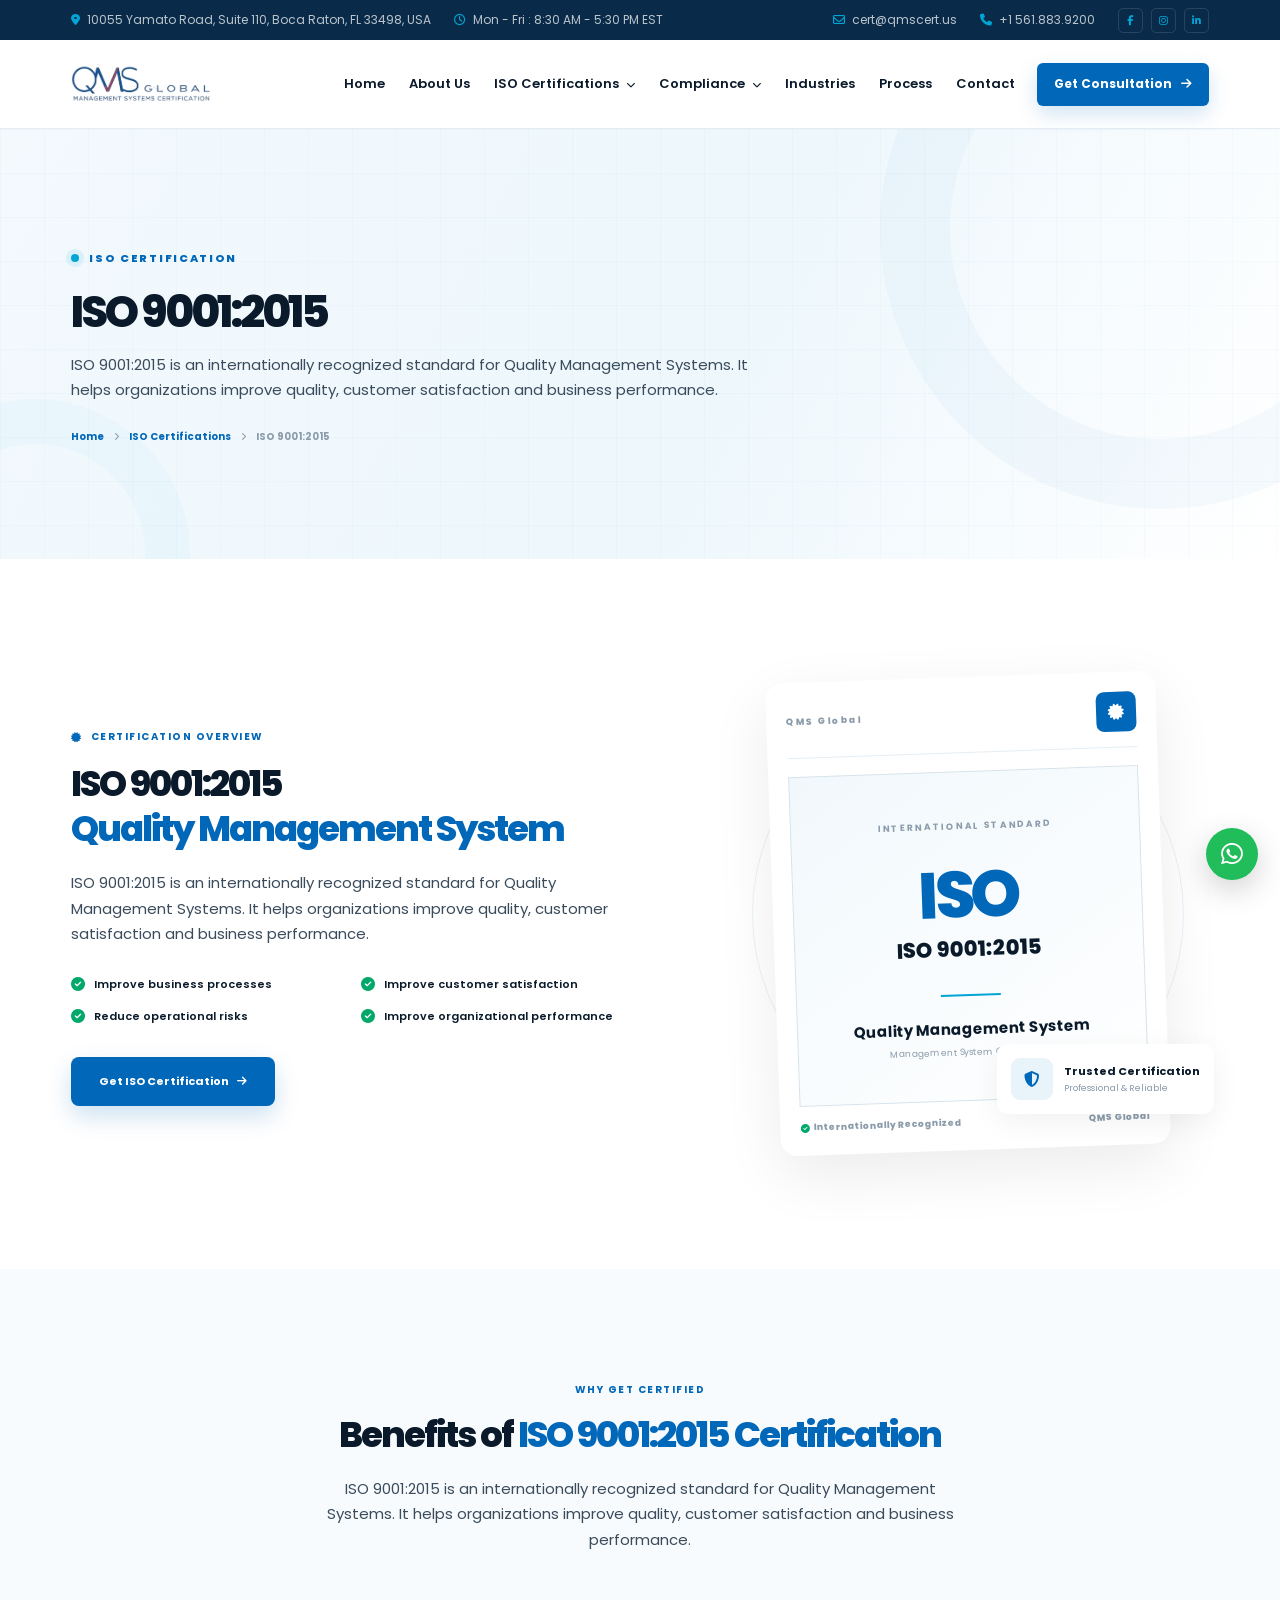
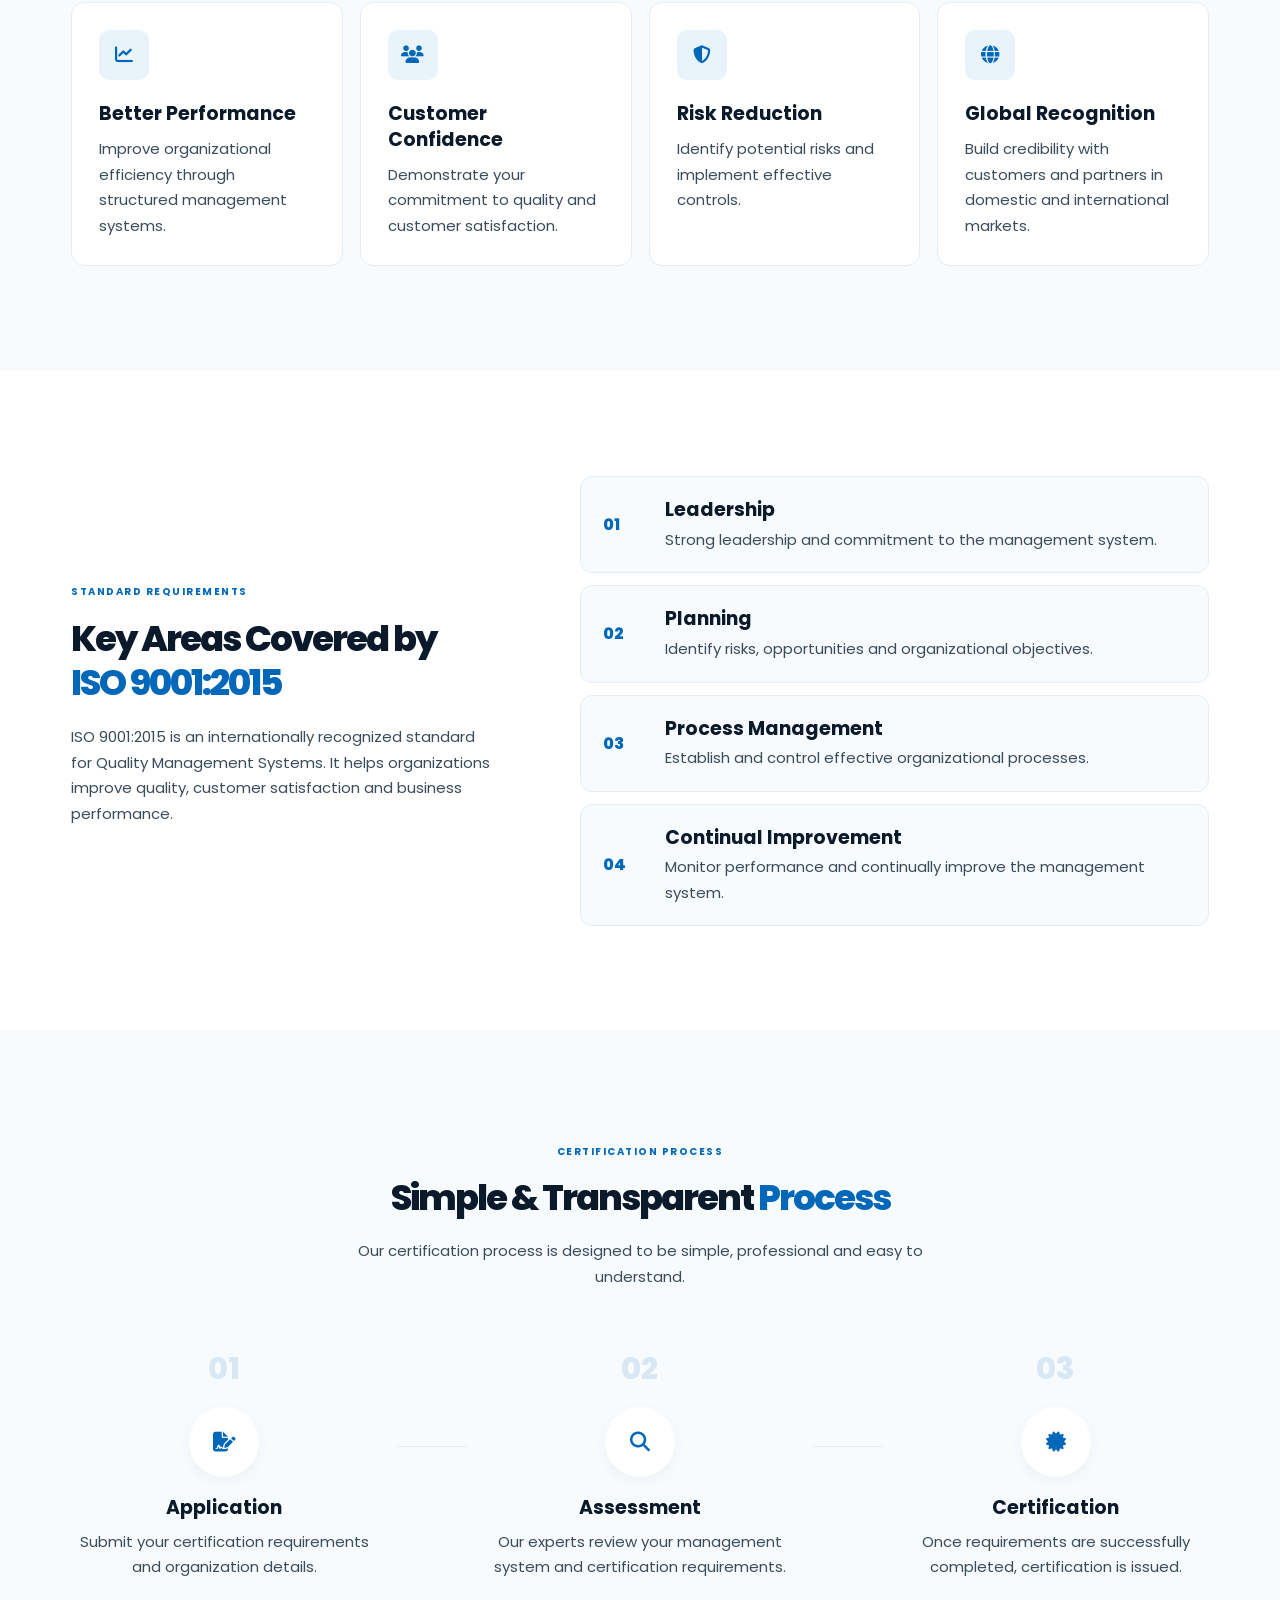
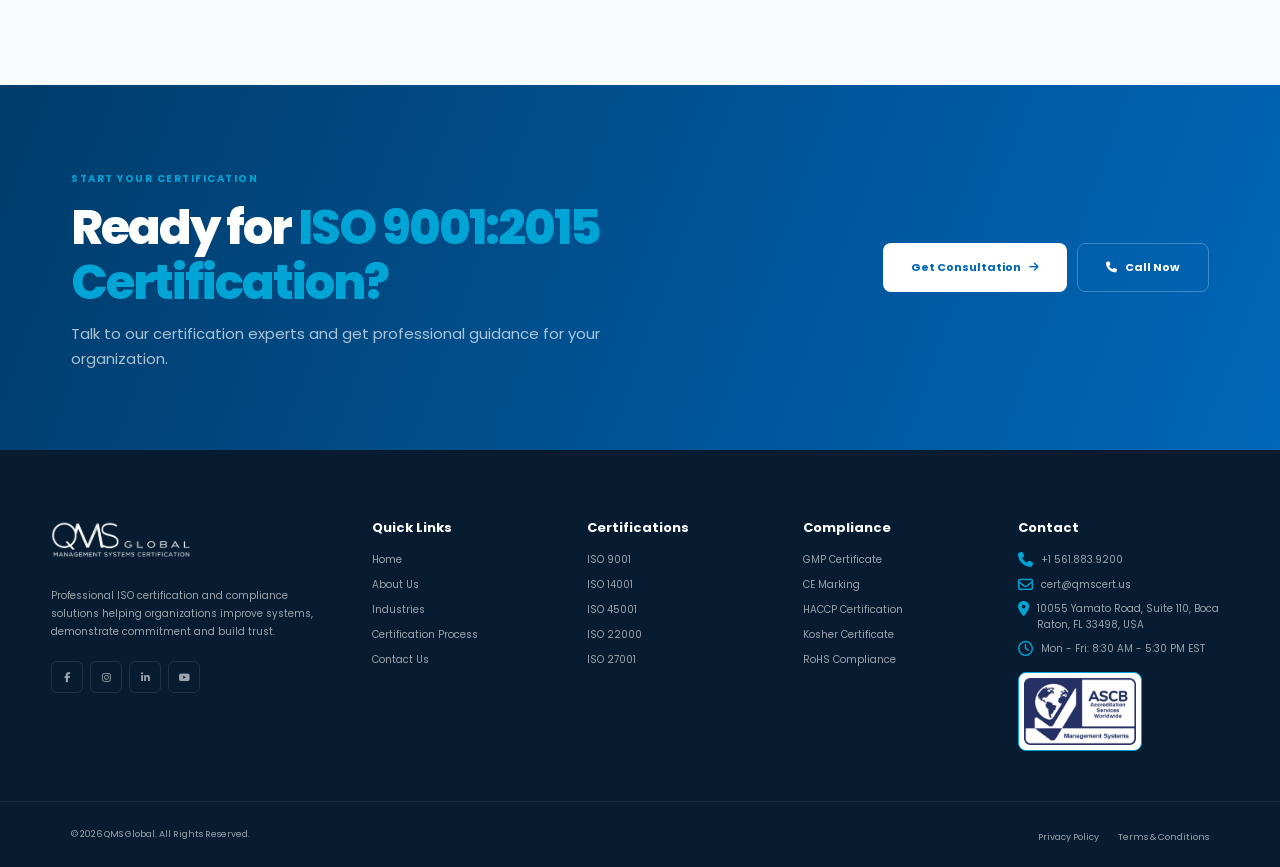
<file: ISO-Certifications.html>
<!doctype html>
<html lang="en">
  <head>
    <meta charset="UTF-8" />
    <meta name="viewport" content="width=device-width, initial-scale=1.0" />

    <title>ISO Certification | QMS Global</title>

    <meta
      name="description"
      content="Professional ISO certification services by QMS Global."
    />

    <!-- Google Fonts -->
    <link rel="preconnect" href="https://fonts.googleapis.com" />
    <link rel="preconnect" href="https://fonts.gstatic.com" crossorigin />

    <link
      href="https://fonts.googleapis.com/css2?family=Manrope:wght@400;500;600;700;800&family=Poppins:wght@300;400;500;600;700;800&display=swap"
      rel="stylesheet"
    />

    <!-- Font Awesome -->
    <link
      rel="stylesheet"
      href="https://cdnjs.cloudflare.com/ajax/libs/font-awesome/6.5.2/css/all.min.css"
    />

    <!-- Main CSS -->
    <link rel="stylesheet" href="css/style.css" />

    <!-- ISO Page CSS -->
    <link rel="stylesheet" href="css/ISO-Certifications.css" />
  </head>

  <body>
    <!-- =========================================================
       TOP BAR
  ========================================================= -->

    <div class="topbar">
      <div class="container topbar-inner">
        <div class="topbar-left">
          <span>
            <i class="fa-solid fa-location-dot"></i>
            10055 Yamato Road, Suite 110, Boca Raton, FL 33498, USA
          </span>

          <span>
            <i class="fa-regular fa-clock"></i>
            Mon - Fri : 8:30 AM - 5:30 PM EST
          </span>
        </div>

        <div class="topbar-right">
          <a href="mailto:cert@qmscert.us">
            <i class="fa-regular fa-envelope"></i>
            cert@qmscert.us
          </a>

          <a href="tel:+15618839200">
            <i class="fa-solid fa-phone"></i>
            +1 561.883.9200
          </a>

          <div class="social-links">
            <a href="#">
              <i class="fa-brands fa-facebook-f"></i>
            </a>

            <a href="#">
              <i class="fa-brands fa-instagram"></i>
            </a>

            <a href="#">
              <i class="fa-brands fa-linkedin-in"></i>
            </a>
          </div>
        </div>
      </div>
    </div>

    <!-- =========================================================
       HEADER
  ========================================================= -->

    <header class="header">
      <div class="container navbar">
        <!-- LOGO -->

        <a href="index.html" class="brand">
          <img src="images/logo.png" alt="QMS Global" />
        </a>

        <!-- DESKTOP NAVIGATION -->

        <nav class="nav-menu" id="navMenu">
          <a href="index.html" class="nav-link"> Home </a>

          <a href="about.html" class="nav-link"> About Us </a>

          <!-- ISO DROPDOWN -->

          <div class="nav-dropdown">
            <button type="button" class="dropdown-toggle active">
              ISO Certifications
              <i class="fa-solid fa-chevron-down"></i>
            </button>

            <div class="dropdown-menu">
              <a href="ISO-Certifications.html?iso=9001">
                <i class="fa-solid fa-certificate"></i>
                ISO 9001:2015
              </a>

              <a href="ISO-Certifications.html?iso=14001">
                <i class="fa-solid fa-leaf"></i>
                ISO 14001:2015
              </a>

              <a href="ISO-Certifications.html?iso=45001">
                <i class="fa-solid fa-helmet-safety"></i>
                ISO 45001:2018
              </a>

              <a href="ISO-Certifications.html?iso=22000">
                <i class="fa-solid fa-utensils"></i>
                ISO 22000:2018
              </a>

              <a href="ISO-Certifications.html?iso=27001">
                <i class="fa-solid fa-shield-halved"></i>
                ISO 27001:2022
              </a>

              <a href="ISO-Certifications.html?iso=13485">
                <i class="fa-solid fa-stethoscope"></i>
                ISO 13485:2016
              </a>

              <a href="ISO-Certifications.html?iso=50001">
                <i class="fa-solid fa-bolt"></i>
                ISO 50001:2018
              </a>

              <a href="ISO-Certifications.html?iso=22301">
                <i class="fa-solid fa-business-time"></i>
                ISO 22301:2019
              </a>

              <a href="ISO-Certifications.html?iso=20000">
                <i class="fa-solid fa-server"></i>
                ISO 20000-1:2018
              </a>

              <a href="ISO-Certifications.html?iso=37001">
                <i class="fa-solid fa-scale-balanced"></i>
                ISO 37001:2016
              </a>

              <a href="ISO-Certifications.html?iso=41001">
                <i class="fa-solid fa-building"></i>
                ISO 41001:2018
              </a>

              <a href="ISO-Certifications.html?iso=10002">
                <i class="fa-solid fa-comments"></i>
                ISO 10002:2018
              </a>

              <a href="ISO-Certifications.html?iso=all" class="dropdown-all">
                View All Certifications
                <i class="fa-solid fa-arrow-right"></i>
              </a>
            </div>
          </div>

          <!-- COMPLIANCE -->

          <div class="nav-dropdown">
            <button type="button" class="dropdown-toggle">
              Compliance
              <i class="fa-solid fa-chevron-down"></i>
            </button>

             <div class="dropdown-menu">
              <a href="compliance.html?type=gmp">
                <i class="fa-solid fa-prescription-bottle-medical"></i>
                GMP Certificate
              </a>

              <a href="compliance.html?type=ce">
                <i class="fa-solid fa-circle-check"></i>
                CE Marking
              </a>

              <a href="compliance.html?type=haccp">
                <i class="fa-solid fa-bowl-food"></i>
                HACCP Certification
              </a>

              <a href="compliance.html?type=kosher">
                <i class="fa-solid fa-award"></i>
                Kosher Certificate
              </a>

              <a href="compliance.html?type=rohs">
                <i class="fa-solid fa-microchip"></i>
                RoHS Compliance
              </a>

              <a href="compliance.html?type=all" class="dropdown-all">
                View All Compliance
                <i class="fa-solid fa-arrow-right"></i>
              </a>
            </div>
          </div>

          <a href="industries.html" class="nav-link"> Industries </a>

          <a href="process.html" class="nav-link"> Process </a>

          <a href="contact.html" class="nav-link"> Contact </a>

          <a href="#consultation" class="nav-btn">
            Get Consultation
            <i class="fa-solid fa-arrow-right"></i>
          </a>
        </nav>

        <!-- MOBILE BUTTON -->

        <button
          type="button"
          class="menu-toggle"
          id="menuToggle"
          aria-label="Open Menu"
        >
          <i class="fa-solid fa-bars"></i>
        </button>
      </div>
    </header>

    <!-- =========================================================
       ISO PAGE HERO
  ========================================================= -->

    <section class="iso-page-hero">
      <div class="iso-page-pattern"></div>

      <div class="container">
        <div class="iso-page-hero-content">
          <div class="iso-eyebrow">
            <span class="iso-eyebrow-dot"></span>

            ISO CERTIFICATION
          </div>

          <h1 id="heroTitle">ISO 9001:2015</h1>

          <p id="heroDescription">
            Quality Management System certification designed to help
            organizations improve quality, consistency and customer
            satisfaction.
          </p>

          <div class="iso-breadcrumb">
            <a href="index.html"> Home </a>

            <i class="fa-solid fa-chevron-right"></i>

            <a href="ISO-Certifications.html"> ISO Certifications </a>

            <i class="fa-solid fa-chevron-right"></i>

            <span id="breadcrumbTitle"> ISO 9001:2015 </span>
          </div>
        </div>
      </div>
    </section>

    <!-- =========================================================
       MAIN ISO CONTENT
  ========================================================= -->

    <main id="isoPage">
      <!-- =====================================================
         ISO OVERVIEW
    ===================================================== -->

      <section class="iso-overview">
        <div class="container">
          <div class="iso-overview-grid">
            <!-- LEFT CONTENT -->

            <div class="iso-overview-content">
              <span class="section-label">
                <i class="fa-solid fa-certificate"></i>

                CERTIFICATION OVERVIEW
              </span>

              <h2 id="overviewTitle">
                ISO 9001:2015

                <span> Quality Management System </span>
              </h2>

              <p id="overviewText">
                ISO 9001:2015 is an internationally recognized standard for
                Quality Management Systems. It provides organizations with a
                structured framework to improve processes, customer satisfaction
                and overall business performance.
              </p>

              <div class="iso-check-list" id="benefitsList">
                <div>
                  <i class="fa-solid fa-circle-check"></i>

                  Improve business processes
                </div>

                <div>
                  <i class="fa-solid fa-circle-check"></i>

                  Improve customer satisfaction
                </div>

                <div>
                  <i class="fa-solid fa-circle-check"></i>

                  Reduce operational risks
                </div>

                <div>
                  <i class="fa-solid fa-circle-check"></i>

                  Improve organizational performance
                </div>
              </div>

              <a href="contact.html" class="btn btn-primary">
                Get ISO Certification

                <i class="fa-solid fa-arrow-right"></i>
              </a>
            </div>

            <!-- RIGHT VISUAL -->

            <div class="iso-overview-visual">
              <div class="iso-certificate-card">
                <div class="iso-certificate-top">
                  <span> QMS Global </span>

                  <div class="iso-certificate-icon">
                    <i class="fa-solid fa-certificate"></i>
                  </div>
                </div>

                <div class="iso-certificate-body">
                  <small> INTERNATIONAL STANDARD </small>

                  <h3 id="certificateNumber">ISO</h3>

                  <strong id="certificateStandard"> 9001:2015 </strong>

                  <div class="iso-divider"></div>

                  <p id="certificateName">Quality Management System</p>

                  <span> Management System Certification </span>
                </div>

                <div class="iso-certificate-footer">
                  <span>
                    <i class="fa-solid fa-circle-check"></i>

                    Internationally Recognized
                  </span>

                  <span> QMS Global </span>
                </div>
              </div>

              <div class="iso-floating-card">
                <div class="iso-floating-icon">
                  <i class="fa-solid fa-shield-halved"></i>
                </div>

                <div>
                  <strong> Trusted Certification </strong>

                  <span> Professional & Reliable </span>
                </div>
              </div>
            </div>
          </div>
        </div>
      </section>

      <!-- =====================================================
         BENEFITS
    ===================================================== -->

      <section class="iso-benefits">
        <div class="container">
          <div class="section-heading center">
            <div>
              <span class="section-label"> WHY GET CERTIFIED </span>

              <h2>
                Benefits of

                <span id="benefitHeading"> ISO Certification </span>
              </h2>
            </div>

            <p id="benefitDescription">
              ISO certification provides organizations with a structured
              approach to improving their systems, processes and business
              performance.
            </p>
          </div>

          <div class="iso-benefits-grid" id="benefitsCards">
            <!-- CARD 1 -->

            <div class="iso-benefit-card">
              <div class="iso-benefit-icon">
                <i class="fa-solid fa-chart-line"></i>
              </div>

              <h3>Better Performance</h3>

              <p>
                Improve organizational efficiency through structured management
                systems.
              </p>
            </div>

            <!-- CARD 2 -->

            <div class="iso-benefit-card">
              <div class="iso-benefit-icon">
                <i class="fa-solid fa-users"></i>
              </div>

              <h3>Customer Confidence</h3>

              <p>
                Demonstrate your commitment to quality and customer
                satisfaction.
              </p>
            </div>

            <!-- CARD 3 -->

            <div class="iso-benefit-card">
              <div class="iso-benefit-icon">
                <i class="fa-solid fa-shield-halved"></i>
              </div>

              <h3>Risk Reduction</h3>

              <p>Identify potential risks and implement effective controls.</p>
            </div>

            <!-- CARD 4 -->

            <div class="iso-benefit-card">
              <div class="iso-benefit-icon">
                <i class="fa-solid fa-globe"></i>
              </div>

              <h3>Global Recognition</h3>

              <p>
                Build credibility with customers and partners in domestic and
                international markets.
              </p>
            </div>
          </div>
        </div>
      </section>

      <!-- =====================================================
         REQUIREMENTS
    ===================================================== -->

      <section class="iso-requirements">
        <div class="container">
          <div class="iso-requirements-grid">
            <!-- LEFT -->

            <div class="iso-requirements-content">
              <span class="section-label"> STANDARD REQUIREMENTS </span>

              <h2>
                Key Areas Covered by

                <span id="requirementsTitle"> ISO 9001:2015 </span>
              </h2>

              <p id="requirementsText">
                The standard focuses on establishing an effective management
                system and continuously improving organizational processes.
              </p>
            </div>

            <!-- RIGHT -->

            <div class="iso-requirements-list" id="requirementsList">
              <!-- 01 -->

              <div class="requirement-item">
                <span class="requirement-number"> 01 </span>

                <div>
                  <h3>Leadership</h3>

                  <p>
                    Strong leadership and commitment to the management system.
                  </p>
                </div>
              </div>

              <!-- 02 -->

              <div class="requirement-item">
                <span class="requirement-number"> 02 </span>

                <div>
                  <h3>Planning</h3>

                  <p>
                    Identify risks, opportunities and organizational objectives.
                  </p>
                </div>
              </div>

              <!-- 03 -->

              <div class="requirement-item">
                <span class="requirement-number"> 03 </span>

                <div>
                  <h3>Process Management</h3>

                  <p>
                    Establish and control effective organizational processes.
                  </p>
                </div>
              </div>

              <!-- 04 -->

              <div class="requirement-item">
                <span class="requirement-number"> 04 </span>

                <div>
                  <h3>Continual Improvement</h3>

                  <p>
                    Monitor performance and continually improve the management
                    system.
                  </p>
                </div>
              </div>
            </div>
          </div>
        </div>
      </section>

      <!-- =====================================================
         CERTIFICATION PROCESS
    ===================================================== -->

      <section class="iso-process">
        <div class="container">
          <div class="section-heading center">
            <div>
              <span class="section-label"> CERTIFICATION PROCESS </span>

              <h2>
                Simple & Transparent

                <span> Process </span>
              </h2>
            </div>

            <p>
              Our certification process is designed to be simple, professional
              and easy to understand.
            </p>
          </div>

          <div class="iso-process-grid">
            <!-- STEP 01 -->

            <div class="iso-process-step">
              <span class="process-number"> 01 </span>

              <div class="process-step-icon">
                <i class="fa-solid fa-file-signature"></i>
              </div>

              <h3>Application</h3>

              <p>
                Submit your certification requirements and organization details.
              </p>
            </div>

            <div class="iso-process-line"></div>

            <!-- STEP 02 -->

            <div class="iso-process-step">
              <span class="process-number"> 02 </span>

              <div class="process-step-icon">
                <i class="fa-solid fa-magnifying-glass"></i>
              </div>

              <h3>Assessment</h3>

              <p>
                Our experts review your management system and certification
                requirements.
              </p>
            </div>

            <div class="iso-process-line"></div>

            <!-- STEP 03 -->

            <div class="iso-process-step">
              <span class="process-number"> 03 </span>

              <div class="process-step-icon">
                <i class="fa-solid fa-certificate"></i>
              </div>

              <h3>Certification</h3>

              <p>
                Once requirements are successfully completed, certification is
                issued.
              </p>
            </div>
          </div>
        </div>
      </section>

      <!-- =====================================================
         CTA
    ===================================================== -->

      <section class="iso-page-cta" id="consultation">
        <div class="container">
          <div class="iso-page-cta-inner">
            <div>
              <span class="section-label"> START YOUR CERTIFICATION </span>

              <h2>
                Ready for

                <span id="ctaTitle"> ISO Certification? </span>
              </h2>

              <p>
                Talk to our certification experts and get professional guidance
                for your organization.
              </p>
            </div>

            <div class="iso-page-cta-buttons">
              <a href="contact.html" class="btn btn-light">
                Get Consultation

                <i class="fa-solid fa-arrow-right"></i>
              </a>

              <a href="tel:+15618839200" class="btn btn-transparent">
                <i class="fa-solid fa-phone"></i>

                Call Now
              </a>
            </div>
          </div>
        </div>
      </section>
    </main>

    <!-- =========================================================
       FOOTER
  ========================================================= -->

     <footer class="footer">
      <div class="container footer-grid">
        <div class="footer-company">
          <a href="index.html" class="footer-brand">
            <img src="images/logo.png" alt="QMS Global" />
          </a>

          <p>
            Professional ISO certification and compliance solutions helping
            organizations improve systems, demonstrate commitment and build
            trust.
          </p>

          <div class="footer-social">
            <a href="#">
              <i class="fa-brands fa-facebook-f"></i>
            </a>

            <a href="#">
              <i class="fa-brands fa-instagram"></i>
            </a>

            <a href="#">
              <i class="fa-brands fa-linkedin-in"></i>
            </a>

            <a href="#">
              <i class="fa-brands fa-youtube"></i>
            </a>
          </div>
        </div>

        <div class="footer-column">
          <h3>Quick Links</h3>

          <a href="index.html">Home</a>
          <a href="about.html">About Us</a>
          <a href="industries.html">Industries</a>
          <a href="process.html">Certification Process</a>
          <a href="contact.html">Contact Us</a>
        </div>

        <div class="footer-column">
          <h3>Certifications</h3>

          <a href="ISO-Certifications.html?iso=9001"> ISO 9001 </a>

          <a href="ISO-Certifications.html?iso=14001"> ISO 14001 </a>

          <a href="ISO-Certifications.html?iso=45001"> ISO 45001 </a>

          <a href="ISO-Certifications.html?iso=22000"> ISO 22000 </a>

          <a href="ISO-Certifications.html?iso=27001"> ISO 27001 </a>
        </div>

        <div class="footer-column">
          <h3>Compliance</h3>

          <a href="compliance.html?type=gmp"> GMP Certificate </a>

          <a href="compliance.html?type=ce"> CE Marking </a>

          <a href="compliance.html?type=haccp"> HACCP Certification </a>

          <a href="compliance.html?type=kosher"> Kosher Certificate </a>

          <a href="compliance.html?type=rohs"> RoHS Compliance </a>
        </div>

        <div class="footer-column footer-contact">
          <h3>Contact</h3>

          <a href="tel: +1561.883.9200">
            <i class="fa-solid fa-phone"></i>
            +1 561.883.9200
          </a>

          <a href="mailto:cert@qmscert.us">
            <i class="fa-regular fa-envelope"></i>
            cert@qmscert.us
          </a>

          <p>
            <i class="fa-solid fa-location-dot"></i>
            10055 Yamato Road, Suite 110, Boca Raton, FL 33498, USA
          </p>

          <p>
            <i class="fa-regular fa-clock"></i>
            Mon - Fri: 8:30 AM - 5:30 PM EST
          </p>
          <a class="footer-ascb-link" href="https://www.ascb.com/Statement/35Statement.pdf" target="_blank" rel="noopener noreferrer" aria-label="View ASCB accreditation statement PDF">
            <img src="images/ASCB.png" alt="ASCB Accreditation Services Worldwide, Management Systems" />
          </a>
        </div>
      </div>

      <div class="footer-bottom">
        <div class="container footer-bottom-inner">
          <p>© 2026 QMS Global. All Rights Reserved.</p>

          <div>
            <a href="privacy-policy.html">Privacy Policy</a>
            <a href="terms.html">Terms & Conditions</a>
          </div>
        </div>
      </div>
    </footer>

    <!-- =========================================================
       WHATSAPP
  ========================================================= -->

    <a
      href="https://wa.me/15618839200"
      class="whatsapp"
      target="_blank"
      aria-label="WhatsApp"
    >
      <i class="fa-brands fa-whatsapp"></i>
    </a>

    <!-- =========================================================
       BACK TO TOP
  ========================================================= -->

    <button
      type="button"
      class="back-top"
      id="backTop"
      aria-label="Back to top"
    >
      <i class="fa-solid fa-arrow-up"></i>
    </button>

    <!-- =========================================================
       JAVASCRIPT
  ========================================================= -->
    <script src="js/script.js"></script>

    <script src="js/ISO-Certifications.js"></script>
  </body>
</html>
</file>
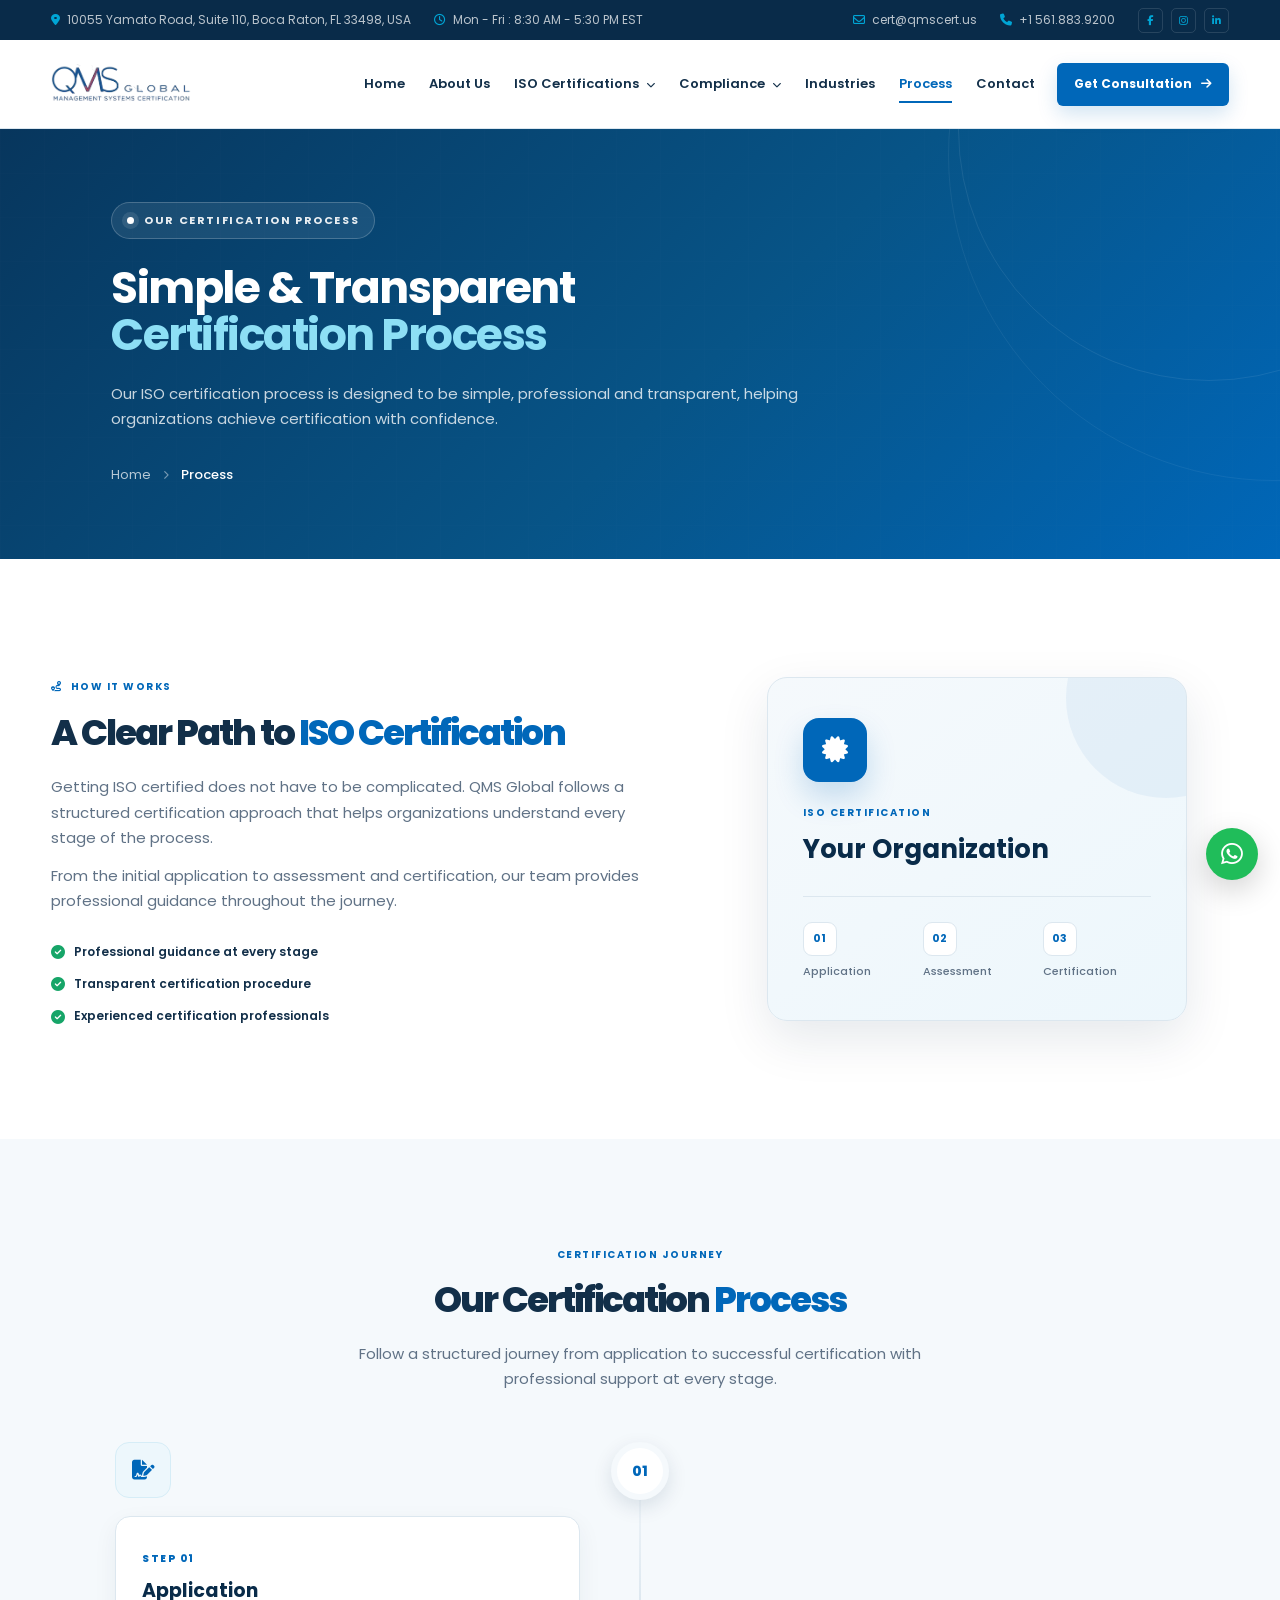
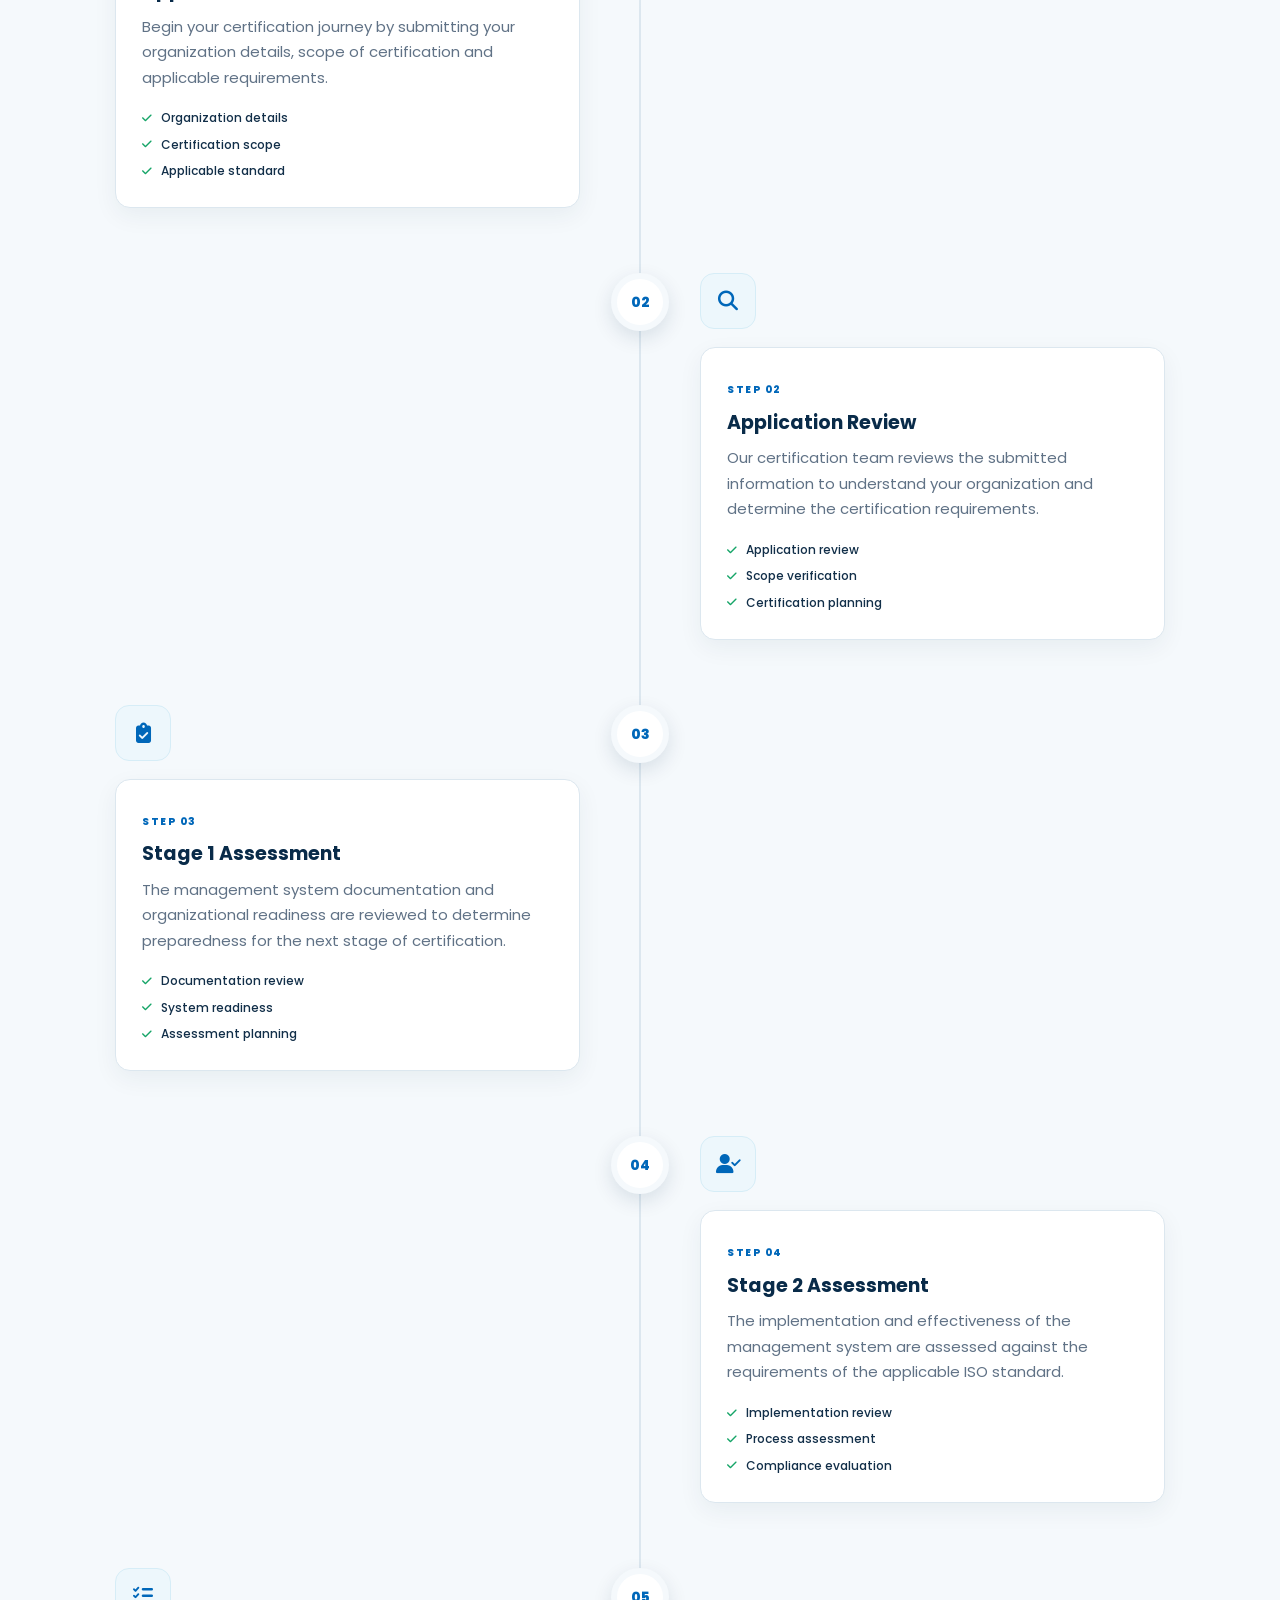
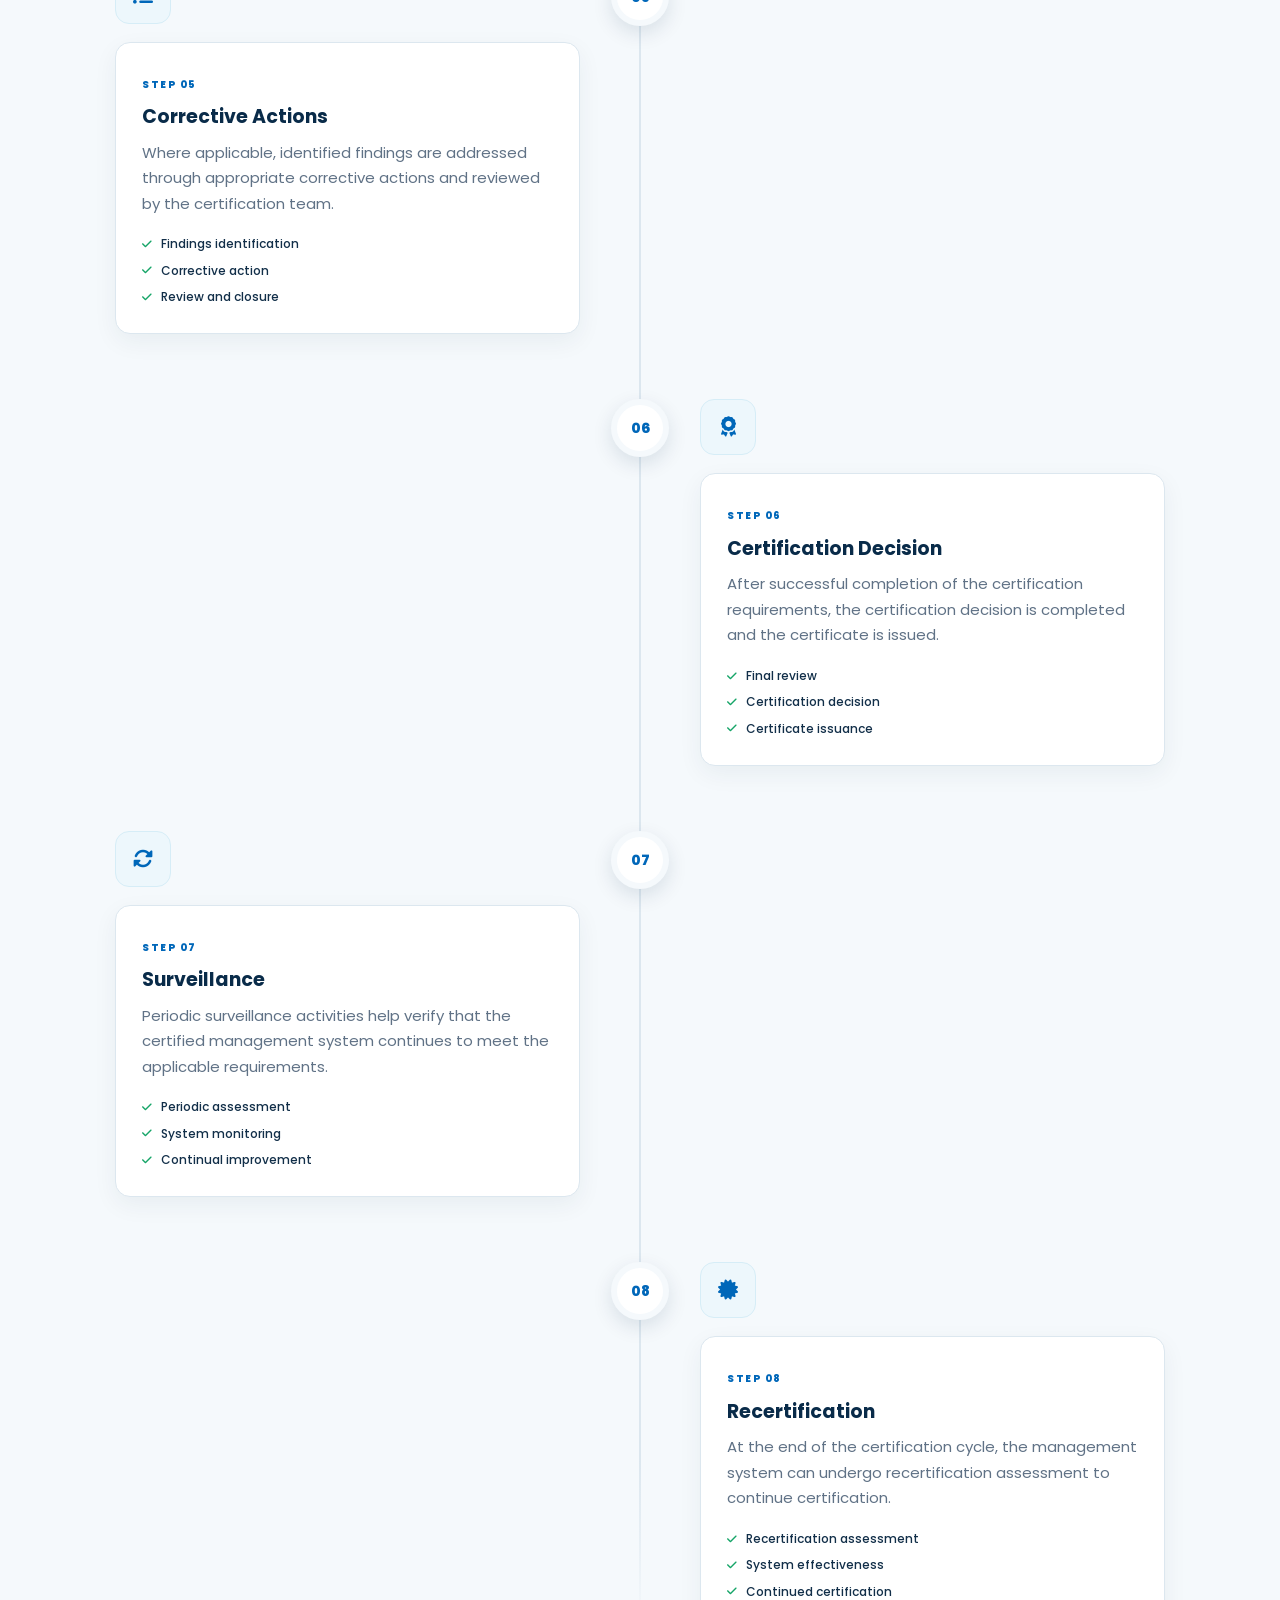
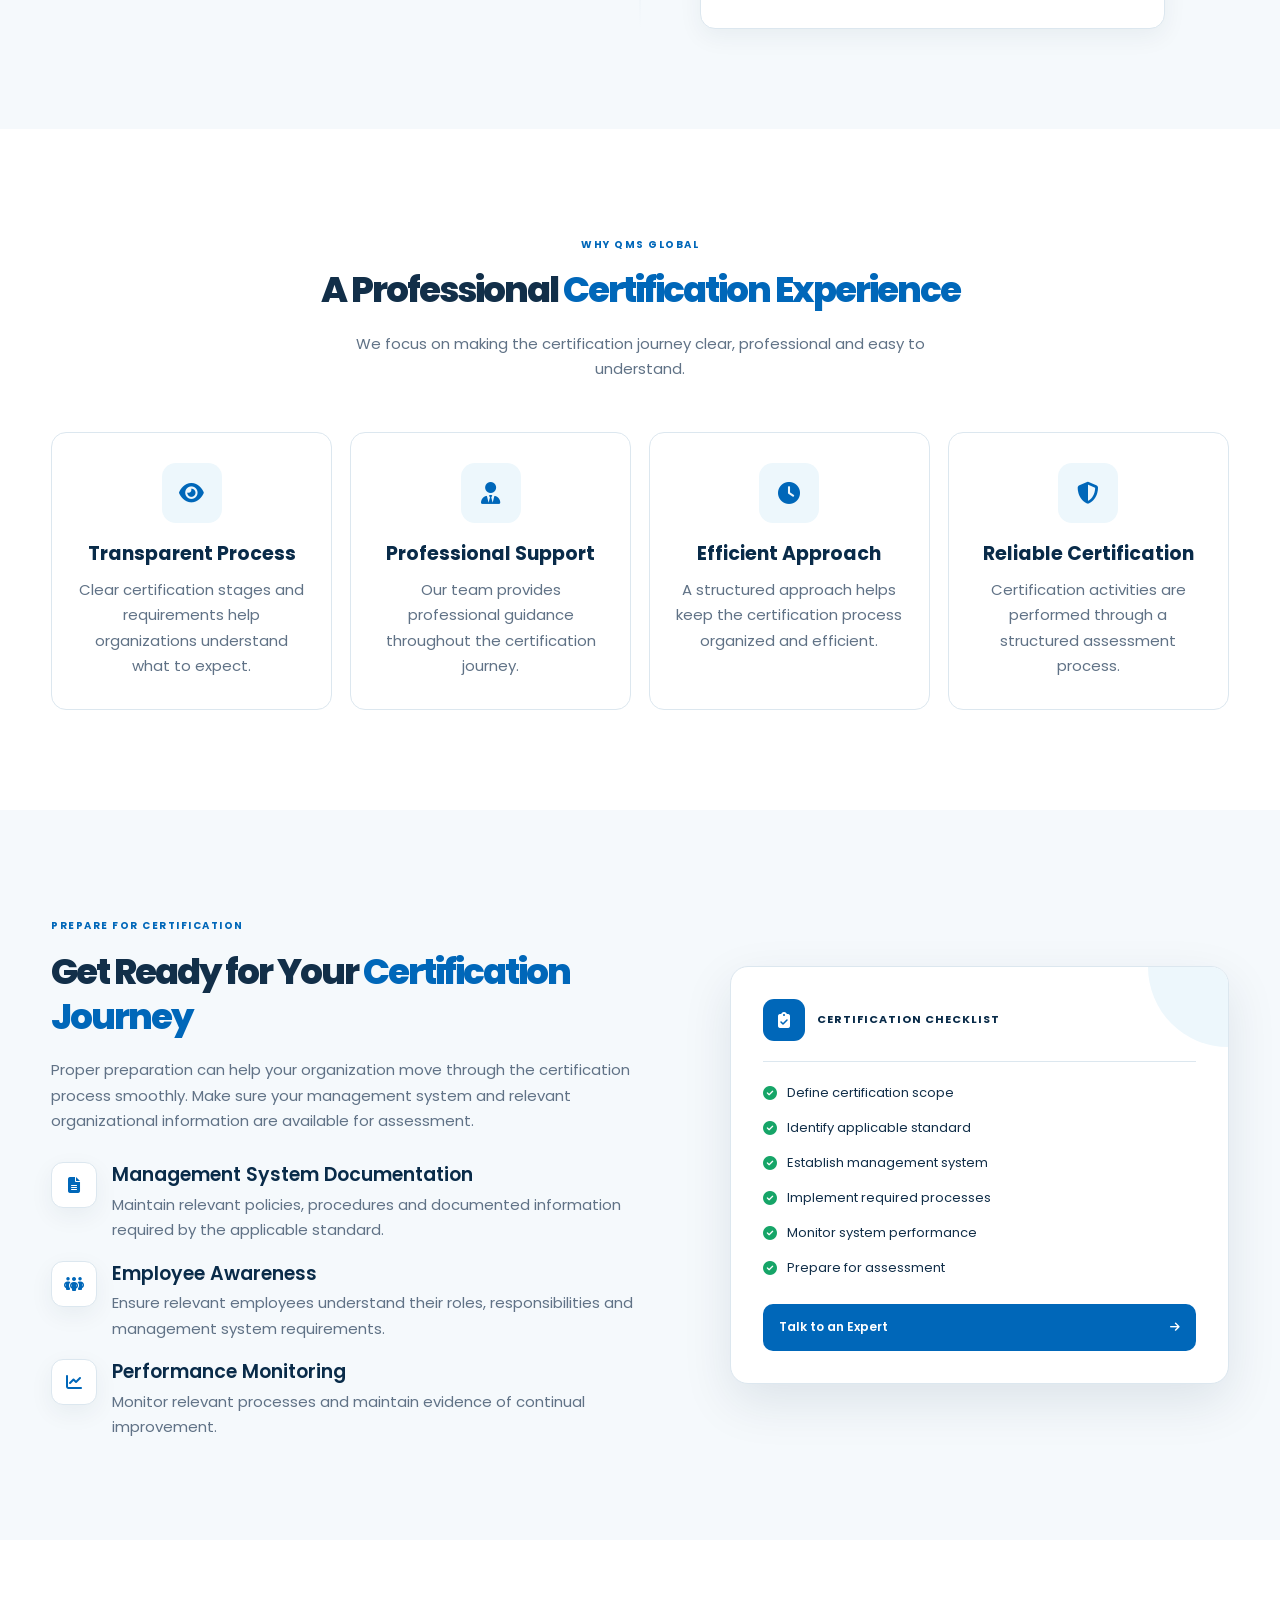
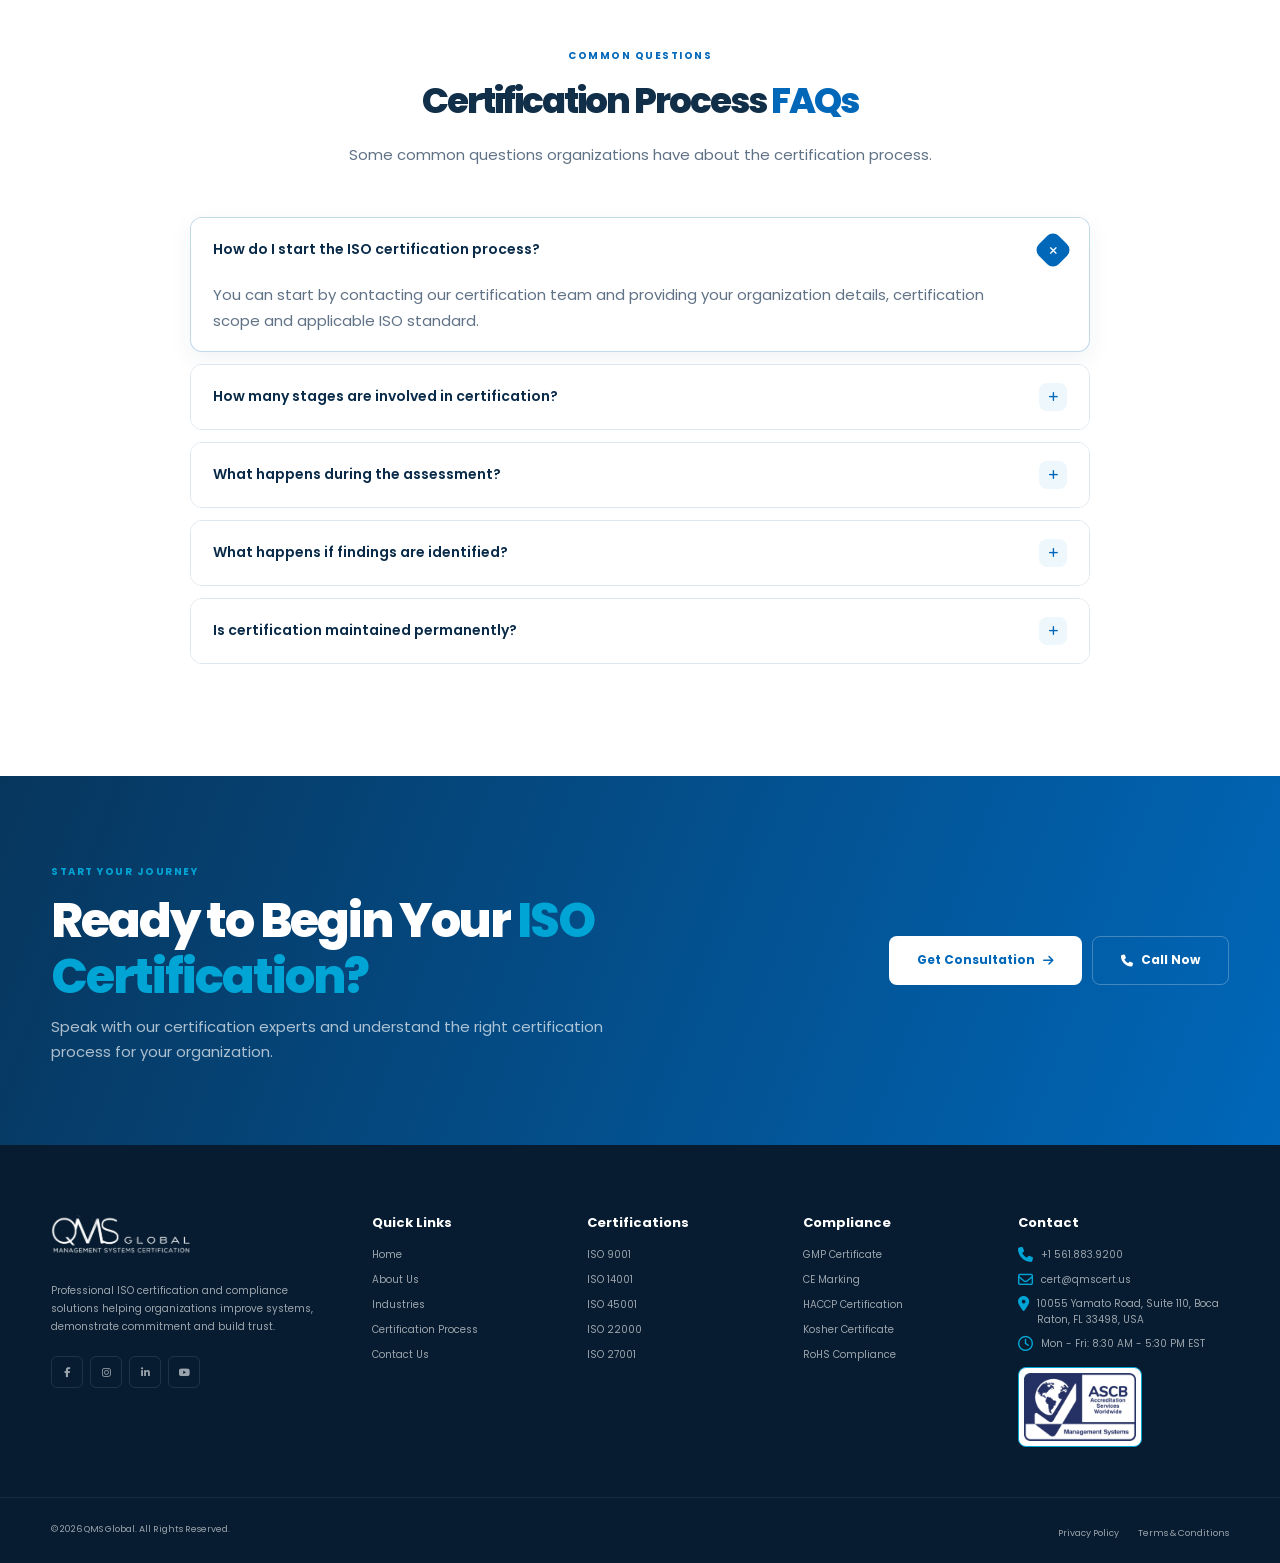
<file: process.html>
<!doctype html>
<html lang="en">

<head>
    <meta charset="UTF-8" />
    <meta name="viewport" content="width=device-width, initial-scale=1.0" />

    <title>Certification Process | QMS Global</title>

    <meta name="description"
        content="Learn about the simple and transparent ISO certification process followed by QMS Global." />

    <!-- Google Fonts -->
    <link rel="preconnect" href="https://fonts.googleapis.com" />
    <link rel="preconnect" href="https://fonts.gstatic.com" crossorigin />

    <link
        href="https://fonts.googleapis.com/css2?family=Manrope:wght@400;500;600;700;800&family=Poppins:wght@300;400;500;600;700;800&display=swap"
        rel="stylesheet" />

    <!-- Font Awesome -->
    <link rel="stylesheet" href="https://cdnjs.cloudflare.com/ajax/libs/font-awesome/6.5.2/css/all.min.css" />

    <!-- Main CSS -->
    <link rel="stylesheet" href="css/style.css" />

    <!-- Process Page CSS -->
    <link rel="stylesheet" href="css/process.css" />
</head>

<body>
    <!-- =====================================================
     TOP BAR
===================================================== -->

    <div class="topbar">
        <div class="container topbar-inner">
            <div class="topbar-left">
                <span>
                    <i class="fa-solid fa-location-dot"></i>
                    10055 Yamato Road, Suite 110, Boca Raton, FL 33498, USA
                </span>

                <span>
                    <i class="fa-regular fa-clock"></i>
                    Mon - Fri : 8:30 AM - 5:30 PM EST
                </span>
            </div>

            <div class="topbar-right">
                <a href="mailto:cert@qmscert.us">
                    <i class="fa-regular fa-envelope"></i>
                    cert@qmscert.us
                </a>

                <a href="tel:+1561.883.9200">
                    <i class="fa-solid fa-phone"></i>
                    +1 561.883.9200
                </a>

                <div class="social-links">
                    <a href="#"><i class="fa-brands fa-facebook-f"></i></a>
                    <a href="#"><i class="fa-brands fa-instagram"></i></a>
                    <a href="#"><i class="fa-brands fa-linkedin-in"></i></a>
                </div>
            </div>
        </div>
    </div>

    <!-- =====================================================
     HEADER
===================================================== -->

    <header class="header">
        <div class="container navbar">
            <!-- LOGO IMAGE ONLY -->
            <a href="index.html" class="brand">
                <img src="images/logo.png" alt="QMS Global" />
            </a>

            <!-- DESKTOP NAVIGATION -->

            <nav class="nav-menu" id="navMenu">
                <a href="index.html" class="nav-link"> Home </a>

                <a href="about.html" class="nav-link"> About Us </a>

                <!-- ISO DROPDOWN -->

                <div class="nav-dropdown">
                    <button class="dropdown-toggle">
                        ISO Certifications
                        <i class="fa-solid fa-chevron-down"></i>
                    </button>

                    <div class="dropdown-menu">
                        <a href="ISO-Certifications.html?iso=9001">
                            <i class="fa-solid fa-certificate"></i>
                            ISO 9001:2015
                        </a>

                        <a href="ISO-Certifications.html?iso=14001">
                            <i class="fa-solid fa-leaf"></i>
                            ISO 14001:2015
                        </a>

                        <a href="ISO-Certifications.html?iso=45001">
                            <i class="fa-solid fa-helmet-safety"></i>
                            ISO 45001:2018
                        </a>

                        <a href="ISO-Certifications.html?iso=22000">
                            <i class="fa-solid fa-utensils"></i>
                            ISO 22000:2018
                        </a>

                        <a href="ISO-Certifications.html?iso=27001">
                            <i class="fa-solid fa-shield-halved"></i>
                            ISO 27001:2022
                        </a>

                        <a href="ISO-Certifications.html?iso=13485">
                            <i class="fa-solid fa-stethoscope"></i>
                            ISO 13485:2016
                        </a>

                        <a href="ISO-Certifications.html?iso=50001">
                            <i class="fa-solid fa-bolt"></i>
                            ISO 50001:2018
                        </a>

                        <a href="ISO-Certifications.html?iso=22301">
                            <i class="fa-solid fa-business-time"></i>
                            ISO 22301:2019
                        </a>

                        <a href="ISO-Certifications.html?iso=20000">
                            <i class="fa-solid fa-server"></i>
                            ISO 20000-1:2018
                        </a>

                        <a href="ISO-Certifications.html?iso=37001">
                            <i class="fa-solid fa-scale-balanced"></i>
                            ISO 37001:2016
                        </a>

                        <a href="ISO-Certifications.html?iso=41001">
                            <i class="fa-solid fa-building"></i>
                            ISO 41001:2018
                        </a>

                        <a href="ISO-Certifications.html?iso=10002">
                            <i class="fa-solid fa-comments"></i>
                            ISO 10002:2018
                        </a>
                        <a href="ISO-Certifications.html?iso=9001" class="dropdown-all">
                            View All Certifications
                            <i class="fa-solid fa-arrow-right"></i>
                        </a>
                    </div>
                </div>

                <!-- COMPLIANCE -->

                <div class="nav-dropdown">
                    <button class="dropdown-toggle">
                        Compliance
                        <i class="fa-solid fa-chevron-down"></i>
                    </button>

                    <div class="dropdown-menu">
                        <a href="compliance.html?type=gmp">
                            <i class="fa-solid fa-prescription-bottle-medical"></i>
                            GMP Certificate
                        </a>

                        <a href="compliance.html?type=ce">
                            <i class="fa-solid fa-circle-check"></i>
                            CE Marking
                        </a>

                        <a href="compliance.html?type=haccp">
                            <i class="fa-solid fa-bowl-food"></i>
                            HACCP Certification
                        </a>

                        <a href="compliance.html?type=kosher">
                            <i class="fa-solid fa-award"></i>
                            Kosher Certificate
                        </a>

                        <a href="compliance.html?type=rohs">
                            <i class="fa-solid fa-microchip"></i>
                            RoHS Compliance
                        </a>

                        <a href="compliance.html?type=all" class="dropdown-all">
                            View All Compliance
                            <i class="fa-solid fa-arrow-right"></i>
                        </a>
                    </div>
                </div>

                <a href="industries.html" class="nav-link"> Industries </a>

                <a href="process.html" class="nav-link active"> Process </a>

                <a href="contact.html" class="nav-link"> Contact </a>

                <a href="#consultation" class="nav-btn">
                    Get Consultation
                    <i class="fa-solid fa-arrow-right"></i>
                </a>
            </nav>

            <!-- MOBILE BUTTON -->

            <button class="menu-toggle" id="menuToggle">
                <i class="fa-solid fa-bars"></i>
            </button>
        </div>
    </header>
    <!-- =========================================================
       PROCESS HERO
  ========================================================= -->

    <section class="process-hero">
        <div class="process-hero-pattern"></div>

        <div class="container">
            <div class="process-hero-content">
                <span class="process-eyebrow">
                    <span class="process-eyebrow-dot"></span>

                    OUR CERTIFICATION PROCESS
                </span>

                <h1>
                    Simple & Transparent
                    <span>Certification Process</span>
                </h1>

                <p>
                    Our ISO certification process is designed to be simple, professional
                    and transparent, helping organizations achieve certification with
                    confidence.
                </p>

                <div class="process-breadcrumb">
                    <a href="index.html"> Home </a>

                    <i class="fa-solid fa-chevron-right"></i>

                    <span> Process </span>
                </div>
            </div>
        </div>
    </section>

    <!-- =========================================================
       INTRODUCTION
  ========================================================= -->

    <section class="process-intro">
        <div class="container">
            <div class="process-intro-grid">
                <div class="process-intro-content">
                    <span class="section-label">
                        <i class="fa-solid fa-route"></i>

                        HOW IT WORKS
                    </span>

                    <h2>
                        A Clear Path to
                        <span>ISO Certification</span>
                    </h2>

                    <p>
                        Getting ISO certified does not have to be complicated. QMS Global
                        follows a structured certification approach that helps
                        organizations understand every stage of the process.
                    </p>

                    <p>
                        From the initial application to assessment and certification, our
                        team provides professional guidance throughout the journey.
                    </p>

                    <div class="process-intro-points">
                        <div>
                            <i class="fa-solid fa-circle-check"></i>

                            <span> Professional guidance at every stage </span>
                        </div>

                        <div>
                            <i class="fa-solid fa-circle-check"></i>

                            <span> Transparent certification procedure </span>
                        </div>

                        <div>
                            <i class="fa-solid fa-circle-check"></i>

                            <span> Experienced certification professionals </span>
                        </div>
                    </div>
                </div>

                <div class="process-intro-visual">
                    <div class="process-visual-card">
                        <div class="process-visual-icon">
                            <i class="fa-solid fa-certificate"></i>
                        </div>

                        <span> ISO CERTIFICATION </span>

                        <strong> Your Organization </strong>

                        <div class="process-visual-line"></div>

                        <div class="process-mini-steps">
                            <div>
                                <span>01</span>
                                Application
                            </div>

                            <div>
                                <span>02</span>
                                Assessment
                            </div>

                            <div>
                                <span>03</span>
                                Certification
                            </div>
                        </div>
                    </div>
                </div>
            </div>
        </div>
    </section>

    <!-- =========================================================
       MAIN PROCESS STEPS
  ========================================================= -->

    <section class="main-process">
        <div class="container">
            <div class="section-heading center">
                <div>
                    <span class="section-label"> CERTIFICATION JOURNEY </span>

                    <h2>
                        Our Certification
                        <span>Process</span>
                    </h2>
                </div>

                <p>
                    Follow a structured journey from application to successful
                    certification with professional support at every stage.
                </p>
            </div>

            <div class="process-timeline">
                <!-- STEP 01 -->

                <div class="timeline-item">
                    <div class="timeline-number">01</div>

                    <div class="timeline-icon">
                        <i class="fa-solid fa-file-signature"></i>
                    </div>

                    <div class="timeline-content">
                        <span> STEP 01 </span>

                        <h3>Application</h3>

                        <p>
                            Begin your certification journey by submitting your organization
                            details, scope of certification and applicable requirements.
                        </p>

                        <ul>
                            <li>
                                <i class="fa-solid fa-check"></i>
                                Organization details
                            </li>

                            <li>
                                <i class="fa-solid fa-check"></i>
                                Certification scope
                            </li>

                            <li>
                                <i class="fa-solid fa-check"></i>
                                Applicable standard
                            </li>
                        </ul>
                    </div>
                </div>

                <!-- STEP 02 -->

                <div class="timeline-item">
                    <div class="timeline-number">02</div>

                    <div class="timeline-icon">
                        <i class="fa-solid fa-magnifying-glass"></i>
                    </div>

                    <div class="timeline-content">
                        <span> STEP 02 </span>

                        <h3>Application Review</h3>

                        <p>
                            Our certification team reviews the submitted information to
                            understand your organization and determine the certification
                            requirements.
                        </p>

                        <ul>
                            <li>
                                <i class="fa-solid fa-check"></i>
                                Application review
                            </li>

                            <li>
                                <i class="fa-solid fa-check"></i>
                                Scope verification
                            </li>

                            <li>
                                <i class="fa-solid fa-check"></i>
                                Certification planning
                            </li>
                        </ul>
                    </div>
                </div>

                <!-- STEP 03 -->

                <div class="timeline-item">
                    <div class="timeline-number">03</div>

                    <div class="timeline-icon">
                        <i class="fa-solid fa-clipboard-check"></i>
                    </div>

                    <div class="timeline-content">
                        <span> STEP 03 </span>

                        <h3>Stage 1 Assessment</h3>

                        <p>
                            The management system documentation and organizational readiness
                            are reviewed to determine preparedness for the next stage of
                            certification.
                        </p>

                        <ul>
                            <li>
                                <i class="fa-solid fa-check"></i>
                                Documentation review
                            </li>

                            <li>
                                <i class="fa-solid fa-check"></i>
                                System readiness
                            </li>

                            <li>
                                <i class="fa-solid fa-check"></i>
                                Assessment planning
                            </li>
                        </ul>
                    </div>
                </div>

                <!-- STEP 04 -->

                <div class="timeline-item">
                    <div class="timeline-number">04</div>

                    <div class="timeline-icon">
                        <i class="fa-solid fa-user-check"></i>
                    </div>

                    <div class="timeline-content">
                        <span> STEP 04 </span>

                        <h3>Stage 2 Assessment</h3>

                        <p>
                            The implementation and effectiveness of the management system
                            are assessed against the requirements of the applicable ISO
                            standard.
                        </p>

                        <ul>
                            <li>
                                <i class="fa-solid fa-check"></i>
                                Implementation review
                            </li>

                            <li>
                                <i class="fa-solid fa-check"></i>
                                Process assessment
                            </li>

                            <li>
                                <i class="fa-solid fa-check"></i>
                                Compliance evaluation
                            </li>
                        </ul>
                    </div>
                </div>

                <!-- STEP 05 -->

                <div class="timeline-item">
                    <div class="timeline-number">05</div>

                    <div class="timeline-icon">
                        <i class="fa-solid fa-list-check"></i>
                    </div>

                    <div class="timeline-content">
                        <span> STEP 05 </span>

                        <h3>Corrective Actions</h3>

                        <p>
                            Where applicable, identified findings are addressed through
                            appropriate corrective actions and reviewed by the certification
                            team.
                        </p>

                        <ul>
                            <li>
                                <i class="fa-solid fa-check"></i>
                                Findings identification
                            </li>

                            <li>
                                <i class="fa-solid fa-check"></i>
                                Corrective action
                            </li>

                            <li>
                                <i class="fa-solid fa-check"></i>
                                Review and closure
                            </li>
                        </ul>
                    </div>
                </div>

                <!-- STEP 06 -->

                <div class="timeline-item">
                    <div class="timeline-number">06</div>

                    <div class="timeline-icon">
                        <i class="fa-solid fa-award"></i>
                    </div>

                    <div class="timeline-content">
                        <span> STEP 06 </span>

                        <h3>Certification Decision</h3>

                        <p>
                            After successful completion of the certification requirements,
                            the certification decision is completed and the certificate is
                            issued.
                        </p>

                        <ul>
                            <li>
                                <i class="fa-solid fa-check"></i>
                                Final review
                            </li>

                            <li>
                                <i class="fa-solid fa-check"></i>
                                Certification decision
                            </li>

                            <li>
                                <i class="fa-solid fa-check"></i>
                                Certificate issuance
                            </li>
                        </ul>
                    </div>
                </div>

                <!-- STEP 07 -->

                <div class="timeline-item">
                    <div class="timeline-number">07</div>

                    <div class="timeline-icon">
                        <i class="fa-solid fa-rotate"></i>
                    </div>

                    <div class="timeline-content">
                        <span> STEP 07 </span>

                        <h3>Surveillance</h3>

                        <p>
                            Periodic surveillance activities help verify that the certified
                            management system continues to meet the applicable requirements.
                        </p>

                        <ul>
                            <li>
                                <i class="fa-solid fa-check"></i>
                                Periodic assessment
                            </li>

                            <li>
                                <i class="fa-solid fa-check"></i>
                                System monitoring
                            </li>

                            <li>
                                <i class="fa-solid fa-check"></i>
                                Continual improvement
                            </li>
                        </ul>
                    </div>
                </div>

                <!-- STEP 08 -->

                <div class="timeline-item">
                    <div class="timeline-number">08</div>

                    <div class="timeline-icon">
                        <i class="fa-solid fa-certificate"></i>
                    </div>

                    <div class="timeline-content">
                        <span> STEP 08 </span>

                        <h3>Recertification</h3>

                        <p>
                            At the end of the certification cycle, the management system can
                            undergo recertification assessment to continue certification.
                        </p>

                        <ul>
                            <li>
                                <i class="fa-solid fa-check"></i>
                                Recertification assessment
                            </li>

                            <li>
                                <i class="fa-solid fa-check"></i>
                                System effectiveness
                            </li>

                            <li>
                                <i class="fa-solid fa-check"></i>
                                Continued certification
                            </li>
                        </ul>
                    </div>
                </div>
            </div>
        </div>
    </section>

    <!-- =========================================================
       WHY OUR PROCESS
  ========================================================= -->

    <section class="process-benefits">
        <div class="container">
            <div class="section-heading center">
                <div>
                    <span class="section-label"> WHY QMS Global </span>

                    <h2>
                        A Professional
                        <span>Certification Experience</span>
                    </h2>
                </div>

                <p>
                    We focus on making the certification journey clear, professional and
                    easy to understand.
                </p>
            </div>

            <div class="process-benefits-grid">
                <div class="process-benefit-card">
                    <div class="process-benefit-icon">
                        <i class="fa-solid fa-eye"></i>
                    </div>

                    <h3>Transparent Process</h3>

                    <p>
                        Clear certification stages and requirements help organizations
                        understand what to expect.
                    </p>
                </div>

                <div class="process-benefit-card">
                    <div class="process-benefit-icon">
                        <i class="fa-solid fa-user-tie"></i>
                    </div>

                    <h3>Professional Support</h3>

                    <p>
                        Our team provides professional guidance throughout the
                        certification journey.
                    </p>
                </div>

                <div class="process-benefit-card">
                    <div class="process-benefit-icon">
                        <i class="fa-solid fa-clock"></i>
                    </div>

                    <h3>Efficient Approach</h3>

                    <p>
                        A structured approach helps keep the certification process
                        organized and efficient.
                    </p>
                </div>

                <div class="process-benefit-card">
                    <div class="process-benefit-icon">
                        <i class="fa-solid fa-shield-halved"></i>
                    </div>

                    <h3>Reliable Certification</h3>

                    <p>
                        Certification activities are performed through a structured
                        assessment process.
                    </p>
                </div>
            </div>
        </div>
    </section>

    <!-- =========================================================
       DOCUMENTS / PREPARATION
  ========================================================= -->

    <section class="process-preparation">
        <div class="container">
            <div class="process-preparation-grid">
                <div class="process-preparation-content">
                    <span class="section-label"> PREPARE FOR CERTIFICATION </span>

                    <h2>
                        Get Ready for Your
                        <span>Certification Journey</span>
                    </h2>

                    <p>
                        Proper preparation can help your organization move through the
                        certification process smoothly. Make sure your management system
                        and relevant organizational information are available for
                        assessment.
                    </p>

                    <div class="preparation-list">
                        <div>
                            <span>
                                <i class="fa-solid fa-file-lines"></i>
                            </span>

                            <div>
                                <h3>Management System Documentation</h3>

                                <p>
                                    Maintain relevant policies, procedures and documented
                                    information required by the applicable standard.
                                </p>
                            </div>
                        </div>

                        <div>
                            <span>
                                <i class="fa-solid fa-people-group"></i>
                            </span>

                            <div>
                                <h3>Employee Awareness</h3>

                                <p>
                                    Ensure relevant employees understand their roles,
                                    responsibilities and management system requirements.
                                </p>
                            </div>
                        </div>

                        <div>
                            <span>
                                <i class="fa-solid fa-chart-line"></i>
                            </span>

                            <div>
                                <h3>Performance Monitoring</h3>

                                <p>
                                    Monitor relevant processes and maintain evidence of
                                    continual improvement.
                                </p>
                            </div>
                        </div>
                    </div>
                </div>

                <div class="process-preparation-card">
                    <div class="preparation-card-top">
                        <i class="fa-solid fa-clipboard-check"></i>

                        <span> CERTIFICATION CHECKLIST </span>
                    </div>

                    <div class="preparation-checklist">
                        <div>
                            <i class="fa-solid fa-circle-check"></i>
                            Define certification scope
                        </div>

                        <div>
                            <i class="fa-solid fa-circle-check"></i>
                            Identify applicable standard
                        </div>

                        <div>
                            <i class="fa-solid fa-circle-check"></i>
                            Establish management system
                        </div>

                        <div>
                            <i class="fa-solid fa-circle-check"></i>
                            Implement required processes
                        </div>

                        <div>
                            <i class="fa-solid fa-circle-check"></i>
                            Monitor system performance
                        </div>

                        <div>
                            <i class="fa-solid fa-circle-check"></i>
                            Prepare for assessment
                        </div>
                    </div>

                    <a href="contact.html" class="process-card-btn">
                        Talk to an Expert

                        <i class="fa-solid fa-arrow-right"></i>
                    </a>
                </div>
            </div>
        </div>
    </section>

    <!-- =========================================================
       FAQ
  ========================================================= -->

    <section class="process-faq">
        <div class="container">
            <div class="section-heading center">
                <div>
                    <span class="section-label"> COMMON QUESTIONS </span>

                    <h2>
                        Certification Process
                        <span>FAQs</span>
                    </h2>
                </div>

                <p>
                    Some common questions organizations have about the certification
                    process.
                </p>
            </div>

            <div class="faq-wrapper">
                <div class="faq-item">
                    <button class="faq-question">
                        <span> How do I start the ISO certification process? </span>

                        <i class="fa-solid fa-plus"></i>
                    </button>

                    <div class="faq-answer">
                        <p>
                            You can start by contacting our certification team and providing
                            your organization details, certification scope and applicable
                            ISO standard.
                        </p>
                    </div>
                </div>

                <div class="faq-item">
                    <button class="faq-question">
                        <span> How many stages are involved in certification? </span>

                        <i class="fa-solid fa-plus"></i>
                    </button>

                    <div class="faq-answer">
                        <p>
                            The certification journey generally includes application,
                            review, assessment, corrective action where applicable,
                            certification decision and ongoing surveillance.
                        </p>
                    </div>
                </div>

                <div class="faq-item">
                    <button class="faq-question">
                        <span> What happens during the assessment? </span>

                        <i class="fa-solid fa-plus"></i>
                    </button>

                    <div class="faq-answer">
                        <p>
                            The assessment reviews the organization's management system
                            against the requirements of the applicable certification
                            standard.
                        </p>
                    </div>
                </div>

                <div class="faq-item">
                    <button class="faq-question">
                        <span> What happens if findings are identified? </span>

                        <i class="fa-solid fa-plus"></i>
                    </button>

                    <div class="faq-answer">
                        <p>
                            Where applicable, the organization can take appropriate
                            corrective action. The relevant findings and actions are then
                            reviewed as part of the certification process.
                        </p>
                    </div>
                </div>

                <div class="faq-item">
                    <button class="faq-question">
                        <span> Is certification maintained permanently? </span>

                        <i class="fa-solid fa-plus"></i>
                    </button>

                    <div class="faq-answer">
                        <p>
                            Certification is maintained through the applicable certification
                            cycle and ongoing surveillance activities, followed by
                            recertification as required.
                        </p>
                    </div>
                </div>
            </div>
        </div>
    </section>

    <!-- =========================================================
       CTA
  ========================================================= -->

    <section class="process-cta">
        <div class="container">
            <div class="process-cta-inner">
                <div class="process-cta-content">
                    <span class="section-label"> START YOUR JOURNEY </span>

                    <h2>
                        Ready to Begin Your
                        <span>ISO Certification?</span>
                    </h2>

                    <p>
                        Speak with our certification experts and understand the right
                        certification process for your organization.
                    </p>
                </div>

                <div class="process-cta-buttons">
                    <a href="contact.html" class="btn btn-light">
                        Get Consultation

                        <i class="fa-solid fa-arrow-right"></i>
                    </a>

                    <a href="tel:+15618839200" class="btn btn-transparent">
                        <i class="fa-solid fa-phone"></i>

                        Call Now
                    </a>
                </div>
            </div>
        </div>
    </section>

    <footer class="footer">
        <div class="container footer-grid">
            <div class="footer-company">
                <a href="index.html" class="footer-brand">
                    <img src="images/logo.png" alt="QMS Global" />
                </a>

                <p>
                    Professional ISO certification and compliance solutions helping
                    organizations improve systems, demonstrate commitment and build
                    trust.
                </p>

                <div class="footer-social">
                    <a href="#">
                        <i class="fa-brands fa-facebook-f"></i>
                    </a>

                    <a href="#">
                        <i class="fa-brands fa-instagram"></i>
                    </a>

                    <a href="#">
                        <i class="fa-brands fa-linkedin-in"></i>
                    </a>

                    <a href="#">
                        <i class="fa-brands fa-youtube"></i>
                    </a>
                </div>
            </div>

            <div class="footer-column">
                <h3>Quick Links</h3>

                <a href="index.html">Home</a>
                <a href="about.html">About Us</a>
                <a href="industries.html">Industries</a>
                <a href="process.html">Certification Process</a>
                <a href="contact.html">Contact Us</a>
            </div>

            <div class="footer-column">
                <h3>Certifications</h3>

                <a href="ISO-Certifications.html?iso=9001"> ISO 9001 </a>

                <a href="ISO-Certifications.html?iso=14001"> ISO 14001 </a>

                <a href="ISO-Certifications.html?iso=45001"> ISO 45001 </a>

                <a href="ISO-Certifications.html?iso=22000"> ISO 22000 </a>

                <a href="ISO-Certifications.html?iso=27001"> ISO 27001 </a>
            </div>

            <div class="footer-column">
                <h3>Compliance</h3>

                <a href="compliance.html?type=gmp"> GMP Certificate </a>

                <a href="compliance.html?type=ce"> CE Marking </a>

                <a href="compliance.html?type=haccp"> HACCP Certification </a>

                <a href="compliance.html?type=kosher"> Kosher Certificate </a>

                <a href="compliance.html?type=rohs"> RoHS Compliance </a>
            </div>

            <div class="footer-column footer-contact">
                <h3>Contact</h3>

                <a href="tel: +1561.883.9200">
                    <i class="fa-solid fa-phone"></i>
                    +1 561.883.9200
                </a>

                <a href="mailto:cert@qmscert.us">
                    <i class="fa-regular fa-envelope"></i>
                    cert@qmscert.us
                </a>

                <p>
                    <i class="fa-solid fa-location-dot"></i>
                    10055 Yamato Road, Suite 110, Boca Raton, FL 33498, USA
                </p>

                <p>
                    <i class="fa-regular fa-clock"></i>
                    Mon - Fri: 8:30 AM - 5:30 PM EST
                </p>
                <a class="footer-ascb-link" href="https://www.ascb.com/Statement/35Statement.pdf" target="_blank" rel="noopener noreferrer" aria-label="View ASCB accreditation statement PDF">
                    <img src="images/ASCB.png" alt="ASCB Accreditation Services Worldwide, Management Systems" />
                </a>
            </div>
        </div>

        <div class="footer-bottom">
            <div class="container footer-bottom-inner">
                <p>© 2026 QMS Global. All Rights Reserved.</p>

                <div>
                    <a href="privacy-policy.html">Privacy Policy</a>
                    <a href="terms.html">Terms & Conditions</a>
                </div>
            </div>
        </div>
    </footer>

    <!-- =========================================================
       WHATSAPP
  ========================================================= -->

    <a href="https://wa.me/15618839200" class="whatsapp" target="_blank" aria-label="WhatsApp">
        <i class="fa-brands fa-whatsapp"></i>
    </a>

    <!-- =========================================================
       BACK TO TOP
  ========================================================= -->

    <button class="back-top" id="backTop">
        <i class="fa-solid fa-arrow-up"></i>
    </button>

    <!-- =========================================================
       MAIN JS
  ========================================================= -->

    <script src="js/script.js"></script>

    <!-- PROCESS JS -->
    <script src="js/process.js"></script>
</body>

</html>
</file>
<file: css/style.css>
@import url('https://fonts.googleapis.com/css2?family=Poppins:wght@300;400;500;600;700;800&display=swap');

/* Inactive reference palette: --qms-primary: #063B63; --qms-accent: #E13B45; --qms-text: #111827; --qms-background: #FFFFFF; --qms-muted: #64748B. Previous site colors are active below. */

:root {
  --blue: #0067b9;
  --blue-dark: #004b88;
  --blue-deep: #07365d;
  --cyan: #00a5d5;

  --navy: #092b49;
  --dark: #122f49;

  --text: #607286;
  --muted: #8493a1;

  --white: #ffffff;
  --light: #f5f9fc;
  --light-blue: #edf7fc;

  --border: #dce7ef;

  --green: #16a568;

  --shadow-sm: 0 8px 25px rgba(9, 43, 73, 0.06);
  --shadow: 0 18px 50px rgba(9, 43, 73, 0.1);
  --shadow-lg: 0 25px 70px rgba(9, 43, 73, 0.16);

  --container: 1240px;

  --radius: 14px;

  --transition: 0.35s ease;
}

/* =========================================================
   RESET
========================================================= */

* {
  margin: 0;
  padding: 0;
  box-sizing: border-box;
}

html {
  scroll-behavior: smooth;
}

body {
  font-family: "Poppins", sans-serif;
  color: var(--text);
  line-height: 1.7;
  background: var(--white);
  overflow-x: hidden;
}

h1,
h2,
h3,
h4,
h5,
h6 {
  font-family: "Poppins", sans-serif;
  color: var(--dark);
  line-height: 1.2;
}

a {
  text-decoration: none;
  color: inherit;
}

button,
input,
select,
textarea {
  font: inherit;
}

button {
  border: 0;
  cursor: pointer;
}

img {
  display: block;
  max-width: 100%;
}

.container {
  width: min(92%, var(--container));
  margin: auto;
}

/* =========================================================
   TOP BAR
========================================================= */

.topbar {
  background: var(--navy);
  color: rgba(255, 255, 255, 0.72);
  font-size: 12px;
}

.topbar-inner {
  min-height: 40px;
  display: flex;
  justify-content: space-between;
  align-items: center;
  gap: 25px;
}

.topbar-left,
.topbar-right {
  display: flex;
  align-items: center;
  gap: 23px;
}

.topbar-left span,
.topbar-right a {
  display: flex;
  align-items: center;
  gap: 7px;
}

.topbar i {
  color: var(--cyan);
}

.topbar-right a:hover {
  color: var(--white);
}

.social-links {
  display: flex;
  gap: 8px;
}

.social-links a {
  width: 25px;
  height: 25px;
  border: 1px solid rgba(255, 255, 255, 0.12);
  border-radius: 5px;
  display: flex;
  align-items: center;
  justify-content: center;
  font-size: 10px;
}

/* =========================================================
   HEADER
========================================================= */

.header {
  position: sticky;
  top: 0;
  z-index: 1000;
  background: var(--white);
  border-bottom: 1px solid var(--border);
}

.navbar {
  min-height: 88px;
  display: flex;
  align-items: center;
  justify-content: space-between;
  gap: 30px;
}

/* =========================================================
   LOGO
========================================================= */

.brand {
  display: flex;
  align-items: center;
  flex-shrink: 0;
}

.brand img {
  width: 160px;
  height: 52px;
  object-fit: contain;
  object-position: left center;
}

/* =========================================================
   NAV
========================================================= */

.nav-menu {
  display: flex;
  align-items: center;
  gap: 2px;
}

.nav-link,
.dropdown-toggle {
  position: relative;
  padding: 11px 11px;
  color: var(--dark);
  background: transparent;
  font-size: 13px;
  font-weight: 600;
  display: flex;
  align-items: center;
  gap: 7px;
  transition: var(--transition);
}

.nav-link::after {
  content: "";
  position: absolute;
  left: 11px;
  right: 11px;
  bottom: 3px;
  height: 2px;
  width: 0;
  background: var(--blue);
  transition: var(--transition);
}

.nav-link:hover,
.nav-link.active,
.dropdown-toggle:hover {
  color: var(--blue);
}

.nav-link:hover::after,
.nav-link.active::after {
  width: calc(100% - 22px);
}

.dropdown-toggle i {
  font-size: 9px;
  transition: var(--transition);
}

.nav-dropdown:hover .dropdown-toggle i {
  transform: rotate(180deg);
}

/* =========================================================
   DROPDOWN
========================================================= */

.nav-dropdown {
  position: relative;
}

.dropdown-menu {
  position: absolute;
  left: -15px;
  top: calc(100% + 12px);

  width: 275px;
  padding: 10px;

  background: var(--white);
  border: 1px solid var(--border);
  border-radius: 13px;

  box-shadow: var(--shadow-lg);

  opacity: 0;
  visibility: hidden;
  transform: translateY(10px);

  transition: var(--transition);
}

.nav-dropdown:hover .dropdown-menu {
  opacity: 1;
  visibility: visible;
  transform: translateY(0);
}

.dropdown-menu::before {
  content: "";
  position: absolute;
  top: -6px;
  left: 28px;

  width: 11px;
  height: 11px;

  background: var(--white);

  border-left: 1px solid var(--border);
  border-top: 1px solid var(--border);

  transform: rotate(45deg);
}

.dropdown-menu a {
  display: flex;
  align-items: center;
  gap: 11px;

  padding: 10px 12px;

  border-radius: 7px;

  color: var(--dark);
  font-size: 12px;
  font-weight: 600;

  transition: var(--transition);
}

.dropdown-menu a i {
  width: 18px;
  color: var(--blue);
}

.dropdown-menu a:hover {
  color: var(--blue);
  background: var(--light-blue);
  padding-left: 16px;
}

.dropdown-menu .dropdown-all {
  margin-top: 6px;
  padding-top: 13px;

  border-top: 1px solid var(--border);

  color: var(--blue);
}

.dropdown-all i:last-child {
  margin-left: auto;
}

/* =========================================================
   NAV BUTTON
========================================================= */

.nav-btn {
  margin-left: 9px;

  min-height: 43px;
  padding: 0 17px;

  border-radius: 6px;

  color: var(--white);

  background: var(--blue);

  display: flex;
  align-items: center;
  justify-content: center;
  gap: 9px;

  font-size: 12px;
  font-weight: 700;

  transition: var(--transition);

  box-shadow: 0 8px 20px rgba(0, 103, 185, 0.18);
}

.nav-btn:hover {
  background: var(--blue-dark);
  transform: translateY(-2px);
}

/* =========================================================
   MOBILE MENU
========================================================= */

.menu-toggle {
  display: none;

  width: 43px;
  height: 43px;

  border-radius: 7px;

  background: var(--light-blue);
  color: var(--blue);

  font-size: 18px;
}

/* =========================================================
   HERO
========================================================= */

.hero {
  position: relative;
  min-height: 660px;

  display: flex;
  align-items: center;

  overflow: hidden;

  background: linear-gradient(110deg, #f5faff 0%, #edf7fc 55%, #ffffff 100%);
}

.hero-pattern {
  position: absolute;
  inset: 0;

  opacity: 0.5;

  background-image:
    linear-gradient(rgba(0, 103, 185, 0.045) 1px, transparent 1px),
    linear-gradient(90deg, rgba(0, 103, 185, 0.045) 1px, transparent 1px);

  background-size: 44px 44px;
}

.hero-grid {
  position: relative;
  z-index: 2;

  min-height: 660px;

  display: grid;
  grid-template-columns: 1fr 1fr;

  align-items: center;

  gap: 45px;
}

/* =========================================================
   HERO CONTENT
========================================================= */

.hero-content {
  padding: 65px 0;
}

.eyebrow,
.section-label {
  display: inline-flex;
  align-items: center;
  gap: 9px;

  color: var(--blue);

  text-transform: uppercase;

  font-size: 11px;
  font-weight: 800;

  letter-spacing: 1.6px;
}

.eyebrow-dot {
  width: 8px;
  height: 8px;

  border-radius: 50%;

  background: var(--cyan);

  box-shadow: 0 0 0 5px rgba(0, 165, 213, 0.1);
}

.hero h1 {
  max-width: 700px;

  margin: 20px 0 17px;

  font-size: clamp(48px, 4.5vw, 52px);

  letter-spacing: -3.5px;

  font-weight: 800;
}

.hero h1 span {
  display: block;
  color: var(--blue);
}

.hero-content > p {
  max-width: 610px;

  font-size: 14px;
  line-height: 1.85;
}

/* =========================================================
   BUTTONS
========================================================= */

.hero-buttons {
  display: flex;
  flex-wrap: wrap;
  gap: 12px;

  margin-top: 31px;
}

.btn {
  min-height: 49px;

  padding: 0 21px;

  border-radius: 6px;

  display: inline-flex;
  align-items: center;
  justify-content: center;

  gap: 9px;

  font-size: 12px;
  font-weight: 700;

  transition: var(--transition);
}

.btn-primary {
  color: var(--white);
  background: var(--blue);

  box-shadow: 0 10px 25px rgba(0, 103, 185, 0.2);
}

.btn-primary:hover {
  background: var(--blue-dark);
  transform: translateY(-3px);
}

.btn-outline {
  color: var(--blue);

  border: 1px solid rgba(0, 103, 185, 0.3);

  background: rgba(255, 255, 255, 0.6);
}

.btn-outline:hover {
  background: var(--white);
  border-color: var(--blue);
  transform: translateY(-3px);
}

/* =========================================================
   HERO TRUST
========================================================= */

.hero-trust {
  display: flex;
  flex-wrap: wrap;
  gap: 24px;

  margin-top: 38px;
  padding-top: 22px;

  border-top: 1px solid var(--border);
}

.hero-trust div {
  display: flex;
  align-items: center;
  gap: 8px;

  color: var(--dark);

  font-size: 11px;
  font-weight: 700;
}

.hero-trust i {
  color: var(--blue);
}

/* =========================================================
   HERO VISUAL
========================================================= */

.hero-visual {
  position: relative;

  min-height: 570px;

  display: flex;
  align-items: center;
  justify-content: center;
}

.hero-ring {
  position: absolute;

  border-radius: 50%;

  border: 1px solid rgba(0, 103, 185, 0.11);
}

.ring-one {
  width: 500px;
  height: 500px;
}

.ring-two {
  width: 390px;
  height: 390px;

  background: rgba(0, 165, 213, 0.025);
}

/* =========================================================
   CERTIFICATE VISUAL
========================================================= */

.certificate-visual {
  position: relative;
  z-index: 3;

  width: 390px;
  min-height: 445px;

  padding: 20px;

  background: var(--white);

  border-radius: 17px;

  box-shadow: var(--shadow-lg);

  transform: rotate(-2deg);

  transition: var(--transition);
}

.certificate-visual:hover {
  transform: rotate(0deg) translateY(-7px);
}

.certificate-header {
  display: flex;
  align-items: center;
  justify-content: space-between;

  padding-bottom: 15px;

  border-bottom: 1px solid var(--border);
}

.certificate-header span {
  font-size: 9px;
  letter-spacing: 1.3px;
  font-weight: 800;
  color: var(--muted);
}

.certificate-mark {
  width: 40px;
  height: 40px;

  border-radius: 8px;

  background: var(--blue);

  color: var(--white);

  display: flex;
  align-items: center;
  justify-content: center;
}

.certificate-body {
  min-height: 330px;

  margin-top: 18px;

  padding: 35px 20px;

  border: 1px solid #d6e3eb;

  text-align: center;

  background: linear-gradient(145deg, #f1f8fc, #ffffff);
}

.certificate-body small {
  font-size: 9px;

  letter-spacing: 1.7px;

  color: var(--muted);
  font-weight: 700;
}

.certificate-body h2 {
  margin-top: 26px;

  color: var(--blue);

  font-size: 64px;

  letter-spacing: -4px;
}

.certificate-body strong {
  display: block;

  margin-top: -7px;

  color: var(--dark);

  font-family: "Manrope", sans-serif;

  font-size: 22px;
}

.certificate-divider {
  width: 60px;
  height: 2px;

  margin: 28px auto 20px;

  background: var(--cyan);
}

.certificate-body p {
  color: var(--dark);

  font-size: 14px;
  font-weight: 700;
}

.certificate-body span {
  font-size: 10px;
  color: var(--muted);
}

.certificate-footer {
  display: flex;
  justify-content: space-between;
  align-items: center;

  padding-top: 14px;

  color: var(--muted);

  font-size: 9px;
  font-weight: 800;
}

.certificate-footer span:first-child {
  display: flex;
  align-items: center;
  gap: 5px;
}

.certificate-footer i {
  color: var(--green);
}

/* =========================================================
   FLOATING BOXES
========================================================= */

.floating-box {
  position: absolute;
  z-index: 5;

  display: flex;
  align-items: center;
  gap: 10px;

  padding: 13px;

  background: var(--white);

  border-radius: 11px;

  box-shadow: var(--shadow);

  animation: float 4s ease-in-out infinite;
}

.floating-box > i {
  width: 38px;
  height: 38px;

  border-radius: 8px;

  display: flex;
  align-items: center;
  justify-content: center;

  background: var(--light-blue);
  color: var(--blue);
}

.floating-box div {
  display: flex;
  flex-direction: column;
}

.floating-box strong {
  color: var(--dark);
  font-size: 11px;
}

.floating-box span {
  color: var(--muted);
  font-size: 9px;
}

.box-one {
  left: 0;
  top: 100px;
}

.box-two {
  right: 0;
  bottom: 90px;
  animation-delay: 1.5s;
}

@keyframes float {
  0%,
  100% {
    transform: translateY(0);
  }

  50% {
    transform: translateY(-9px);
  }
}

/* =========================================================
   TRUST STRIP
========================================================= */

.trust-strip {
  background: var(--navy);
  color: var(--white);
}

.trust-inner {
  min-height: 77px;

  display: flex;
  align-items: center;
  justify-content: space-between;

  gap: 25px;
}

.trust-inner > span {
  font-size: 12px;
  font-weight: 700;
}

.standard-tags {
  display: flex;
  flex-wrap: wrap;
  justify-content: flex-end;
  gap: 7px;
}

.standard-tags span {
  padding: 6px 10px;

  border: 1px solid rgba(255, 255, 255, 0.12);

  border-radius: 4px;

  color: rgba(255, 255, 255, 0.72);

  font-size: 9px;
  font-weight: 600;
}

/* =========================================================
   STATS
========================================================= */

.stats {
  padding: 30px 0;
}

.stats-grid {
  display: grid;
  grid-template-columns: repeat(4, 1fr);

  border: 1px solid var(--border);
  border-radius: 13px;

  overflow: hidden;
}

.stat-card {
  min-height: 105px;

  display: flex;
  align-items: center;
  gap: 13px;

  padding: 20px;

  border-right: 1px solid var(--border);
}

.stat-card:last-child {
  border-right: 0;
}

.stat-icon {
  width: 45px;
  height: 45px;

  flex-shrink: 0;

  border-radius: 9px;

  background: var(--light-blue);
  color: var(--blue);

  display: flex;
  align-items: center;
  justify-content: center;
}

.stat-card div:last-child {
  display: flex;
  flex-direction: column;
}

.stat-card strong {
  color: var(--dark);
  font-family: "Manrope", sans-serif;
  font-size: 20px;
}

.stat-card span {
  color: var(--muted);
  font-size: 10px;
}

/* =========================================================
   COMMON SECTIONS
========================================================= */

.about-intro,
.certifications,
.why-us,
.compliance,
.industries,
.process,
.recognition,
.consultation {
  padding: 100px 0;
}

.about-intro,
.certifications,
.process,
.consultation {
  background: var(--white);
}

.why-us,
.industries,
.recognition {
  background: var(--light);
}

.section-heading {
  display: flex;
  justify-content: space-between;
  align-items: flex-end;

  gap: 40px;

  margin-bottom: 52px;
}

.section-heading > div {
  max-width: 670px;
}

.section-heading h2,
.about-content h2,
.recognition h2,
.consultation-content h2 {
  margin-top: 12px;

  font-size: clamp(33px, 3vw, 48px);

  letter-spacing: -2px;

  font-weight: 800;
}

.section-heading h2 span,
.about-content h2 span,
.recognition h2 span,
.consultation-content h2 span {
  color: var(--blue);
}

.section-heading > p {
  max-width: 470px;
  font-size: 12px;
  line-height: 1.8;
}

.section-heading.center {
  display: block;
  text-align: center;

  max-width: 760px;

  margin-left: auto;
  margin-right: auto;
}

.section-heading.center > div {
  margin: auto;
}

.section-heading.center > p {
  margin: 18px auto 0;
}

/* =========================================================
   ABOUT
========================================================= */

.about-grid {
  display: grid;
  grid-template-columns: 1fr 0.9fr;

  gap: 90px;

  align-items: center;
}

.about-content > p {
  margin-top: 17px;
  max-width: 640px;
  font-size: 12px;
}

.check-list {
  display: grid;
  grid-template-columns: 1fr 1fr;

  gap: 12px;

  margin: 27px 0;
}

.check-list div {
  display: flex;
  align-items: center;
  gap: 8px;

  color: var(--dark);

  font-size: 12px;
  font-weight: 600;
}

.check-list i {
  color: var(--green);
}

.text-btn {
  display: inline-flex;
  align-items: center;
  gap: 9px;

  color: var(--blue);

  font-size: 13px;
  font-weight: 800;
}

.text-btn i {
  transition: var(--transition);
}

.text-btn:hover i {
  transform: translateX(5px);
}

/* =========================================================
   ABOUT VISUAL
========================================================= */

.about-visual {
  min-height: 440px;

  position: relative;

  display: flex;
  align-items: center;
  justify-content: center;
}

.about-card {
  position: relative;
  overflow: hidden;

  width: 370px;
  min-height: 360px;

  padding: 40px;

  border-radius: 20px;

  color: var(--white);

  background: linear-gradient(145deg, var(--blue-deep), var(--blue));

  box-shadow: var(--shadow-lg);
}

.about-card::after {
  content: "";

  position: absolute;

  width: 220px;
  height: 220px;

  right: -90px;
  bottom: -90px;

  border-radius: 50%;

  border: 30px solid rgba(255, 255, 255, 0.06);
}

.about-card-icon {
  width: 58px;
  height: 58px;

  display: flex;
  align-items: center;
  justify-content: center;

  border-radius: 12px;

  background: rgba(255, 255, 255, 0.12);

  font-size: 23px;

  margin-bottom: 30px;
}

.about-card > span {
  font-size: 9px;
  letter-spacing: 1.7px;
  font-weight: 800;

  opacity: 0.7;
}

.about-card h3 {
  margin: 13px 0;

  max-width: 280px;

  color: var(--white);

  font-size: 30px;
}

.about-card p {
  max-width: 270px;

  color: rgba(255, 255, 255, 0.7);

  font-size: 12px;
}

.about-small-card {
  position: absolute;

  right: -15px;
  bottom: 25px;

  display: flex;
  align-items: center;
  gap: 11px;

  padding: 14px;

  background: var(--white);

  border-radius: 11px;

  box-shadow: var(--shadow);
}

.about-small-card > i {
  width: 40px;
  height: 40px;

  border-radius: 8px;

  display: flex;
  align-items: center;
  justify-content: center;

  background: var(--light-blue);
  color: var(--blue);
}

.about-small-card div {
  display: flex;
  flex-direction: column;
}

.about-small-card strong {
  color: var(--dark);
  font-size: 11px;
}

.about-small-card span {
  color: var(--muted);
  font-size: 9px;
}

/* =========================================================
   ISO CERTIFICATIONS
========================================================= */

.cert-grid {
  display: grid;
  grid-template-columns: repeat(4, 1fr);

  gap: 18px;
}

.cert-card {
  padding: 26px;

  border: 1px solid var(--border);
  border-radius: 13px;

  background: var(--white);

  transition: var(--transition);
}

.cert-card:hover {
  transform: translateY(-7px);

  border-color: rgba(0, 103, 185, 0.2);

  box-shadow: var(--shadow);
}

.cert-top {
  display: flex;
  align-items: center;
  justify-content: space-between;

  margin-bottom: 20px;
}

.cert-top span {
  font-size: 9px;
  letter-spacing: 1.2px;

  color: var(--muted);
  font-weight: 800;
}

.cert-top i {
  width: 38px;
  height: 38px;

  border-radius: 8px;

  background: var(--light-blue);
  color: var(--blue);

  display: flex;
  align-items: center;
  justify-content: center;
}

.cert-code {
  color: var(--blue);

  font-size: 10px;
  letter-spacing: 1px;
  font-weight: 800;
}

.cert-card h3 {
  margin: 9px 0 10px;

  font-size: 17px;
}

.cert-card p {
  min-height: 100px;

  font-size: 11px;
  line-height: 1.8;
}

.cert-card a,
.compliance-card a {
  display: inline-flex;
  align-items: center;
  gap: 8px;

  color: var(--blue);

  font-size: 11px;
  font-weight: 800;
}

.cert-card a i,
.compliance-card a i {
  transition: var(--transition);
}

.cert-card a:hover i,
.compliance-card a:hover i {
  transform: translateX(5px);
}

.center-button {
  margin-top: 45px;

  text-align: center;
}

/* =========================================================
   WHY US
========================================================= */

.why-grid {
  display: grid;
  grid-template-columns: repeat(3, 1fr);

  gap: 18px;
}

.why-card {
  position: relative;

  min-height: 250px;

  padding: 28px;

  overflow: hidden;

  border: 1px solid var(--border);
  border-radius: 13px;

  background: var(--white);

  transition: var(--transition);
}

.why-card:hover {
  transform: translateY(-7px);
  box-shadow: var(--shadow);
}

.why-card .number {
  position: absolute;

  top: 15px;
  right: 20px;

  color: rgba(0, 103, 185, 0.06);

  font-family: "Manrope", sans-serif;

  font-size: 42px;
  font-weight: 800;
}

.why-icon {
  width: 51px;
  height: 51px;

  margin-bottom: 20px;

  border-radius: 10px;

  display: flex;
  align-items: center;
  justify-content: center;

  background: var(--light-blue);
  color: var(--blue);

  transition: var(--transition);
}

.why-card:hover .why-icon {
  background: var(--blue);
  color: var(--white);
}

.why-card h3 {
  margin-bottom: 9px;
  font-size: 17px;
}

.why-card p {
  font-size: 11px;
  line-height: 1.8;
}

/* =========================================================
   COMPLIANCE
========================================================= */

.compliance {
  background: var(--navy);
}

.compliance .section-label {
  color: var(--cyan);
}

.compliance .section-heading h2 {
  color: var(--white);
}

.compliance .section-heading h2 span {
  color: var(--cyan);
}

.compliance .section-heading > p {
  color: rgba(255, 255, 255, 0.6);
}

.compliance-grid {
  display: grid;
  grid-template-columns: repeat(5, 1fr);
  gap: 14px;
}

.compliance-card {
  min-height: 310px;

  padding: 25px;

  border: 1px solid rgba(255, 255, 255, 0.1);
  border-radius: 12px;

  background: rgba(255, 255, 255, 0.04);

  transition: var(--transition);
}

.compliance-card:hover {
  transform: translateY(-7px);
  background: rgba(255, 255, 255, 0.075);
}

.compliance-icon {
  width: 47px;
  height: 47px;

  margin-bottom: 23px;

  border-radius: 9px;

  background: rgba(0, 165, 213, 0.1);

  color: var(--cyan);

  display: flex;
  align-items: center;
  justify-content: center;
}

.compliance-card > span {
  color: var(--cyan);

  font-size: 9px;
  font-weight: 800;
}

.compliance-card h3 {
  margin: 8px 0 10px;

  color: var(--white);

  font-size: 16px;
}

.compliance-card p {
  min-height: 105px;

  color: rgba(255, 255, 255, 0.6);

  font-size: 10px;
  line-height: 1.8;
}

.compliance-card a {
  color: var(--white);
}

/* =========================================================
   INDUSTRIES
========================================================= */

.industry-grid {
  display: grid;
  grid-template-columns: repeat(4, 1fr);
  gap: 15px;
}

.industry-card {
  min-height: 165px;

  padding: 23px;

  border: 1px solid var(--border);
  border-radius: 12px;

  background: var(--white);

  transition: var(--transition);
}

.industry-card:hover {
  transform: translateY(-6px);
  box-shadow: var(--shadow-sm);
}

.industry-card i {
  width: 43px;
  height: 43px;

  margin-bottom: 17px;

  border-radius: 9px;

  background: var(--light-blue);
  color: var(--blue);

  display: flex;
  align-items: center;
  justify-content: center;
}

.industry-card h3 {
  font-size: 15px;
  margin-bottom: 5px;
}

.industry-card p {
  font-size: 10px;
}

/* =========================================================
   PROCESS
========================================================= */

.process-grid {
  display: grid;

  grid-template-columns: 1fr auto 1fr auto 1fr auto 1fr;

  gap: 15px;

  align-items: start;
}

.process-step {
  text-align: center;
}

.process-step > span {
  color: var(--blue);

  font-size: 10px;
  letter-spacing: 1px;
  font-weight: 800;
}

.process-icon {
  width: 68px;
  height: 68px;

  margin: 13px auto 17px;

  border-radius: 50%;

  background: var(--light-blue);

  color: var(--blue);

  display: flex;
  align-items: center;
  justify-content: center;

  font-size: 19px;

  transition: var(--transition);
}

.process-step:hover .process-icon {
  background: var(--blue);
  color: var(--white);
  transform: scale(1.08);
}

.process-step h3 {
  font-size: 15px;
  margin-bottom: 8px;
}

.process-step p {
  font-size: 10px;
  line-height: 1.8;
}

.process-arrow {
  padding-top: 70px;

  color: var(--border);
}

/* =========================================================
   RECOGNITION
========================================================= */

.recognition-grid {
  display: grid;
  grid-template-columns: 1fr 0.85fr;

  gap: 80px;

  align-items: center;
}

.recognition h2 {
  margin-top: 12px;
  font-size: clamp(34px, 4vw, 47px);
}

.recognition-grid > div:first-child > p {
  max-width: 650px;

  margin: 19px 0;

  font-size: 13px;
}

.recognition-list {
  display: grid;
  grid-template-columns: 1fr 1fr;

  gap: 11px;
}

.recognition-list div {
  display: flex;
  align-items: center;
  gap: 8px;

  color: var(--dark);

  font-size: 11px;
  font-weight: 600;
}

.recognition-list i {
  color: var(--green);
}

.recognition-box {
  padding: 30px;

  border: 1px solid var(--border);
  border-radius: 15px;

  background: var(--white);

  box-shadow: var(--shadow-sm);
}

.recognition-heading {
  display: flex;
  align-items: center;
  gap: 10px;

  padding-bottom: 17px;

  border-bottom: 1px solid var(--border);
}

.recognition-heading i {
  color: var(--blue);
}

.recognition-heading span {
  color: var(--dark);

  font-size: 9px;
  letter-spacing: 1.2px;
  font-weight: 800;
}

.recognition-items {
  display: grid;
  grid-template-columns: repeat(2, 1fr);

  gap: 10px;

  margin: 22px 0;
}

.recognition-items div {
  min-height: 90px;

  border-radius: 9px;

  background: var(--light-blue);

  display: flex;
  align-items: center;
  justify-content: center;
  flex-direction: column;
}

.recognition-items strong {
  color: var(--blue);

  font-family: "Manrope", sans-serif;

  font-size: 21px;
}

.recognition-items small {
  color: var(--dark);
  font-size: 9px;
}

.recognition-box > p {
  font-size: 10px;
}

/* =========================================================
   CONSULTATION
========================================================= */

.consultation-grid {
  display: grid;

  grid-template-columns: 0.85fr 1fr;

  gap: 80px;

  align-items: center;
}

.consultation-content > p {
  max-width: 560px;

  margin: 18px 0 28px;

  font-size: 13px;
}

.contact-info {
  display: flex;
  flex-direction: column;
  gap: 13px;
}

.contact-info > div {
  display: flex;
  align-items: center;
  gap: 12px;
}

.contact-icon {
  width: 43px;
  height: 43px;

  flex-shrink: 0;

  border-radius: 9px;

  background: var(--light-blue);
  color: var(--blue);

  display: flex;
  align-items: center;
  justify-content: center;
}

.contact-info div div {
  display: flex;
  flex-direction: column;
}

.contact-info small {
  color: var(--muted);
  font-size: 9px;
}

.contact-info strong {
  color: var(--dark);
  font-size: 12px;
}

/* =========================================================
   FORM
========================================================= */

.form-card {
  padding: 35px;

  border: 1px solid var(--border);
  border-radius: 16px;

  background: var(--light);

  box-shadow: var(--shadow-sm);
}

.form-heading > span {
  color: var(--blue);

  font-size: 9px;
  letter-spacing: 1.5px;
  font-weight: 800;
}

.form-heading h3 {
  margin: 7px 0;

  font-size: 25px;
}

.form-heading p {
  margin-bottom: 22px;

  color: var(--muted);

  font-size: 11px;
}

.form-row {
  display: grid;
  grid-template-columns: 1fr 1fr;

  gap: 13px;
}

.form-group {
  margin-bottom: 13px;
}

.form-group label {
  display: block;

  margin-bottom: 6px;

  color: var(--dark);

  font-size: 10px;
  font-weight: 700;
}

.form-group input,
.form-group select,
.form-group textarea {
  width: 100%;

  outline: none;

  border: 1px solid var(--border);
  border-radius: 6px;

  background: var(--white);

  color: var(--dark);

  padding: 11px 12px;

  font-size: 11px;

  transition: var(--transition);
}

.form-group input,
.form-group select {
  height: 43px;
}

.form-group textarea {
  resize: vertical;
}

.form-group input:focus,
.form-group select:focus,
.form-group textarea:focus {
  border-color: var(--blue);

  box-shadow: 0 0 0 3px rgba(0, 103, 185, 0.07);
}

.form-submit {
  width: 100%;

  min-height: 47px;

  border-radius: 6px;

  background: var(--blue);

  color: var(--white);

  display: flex;
  align-items: center;
  justify-content: center;

  gap: 8px;

  font-size: 12px;
  font-weight: 700;

  transition: var(--transition);
}

.form-submit:hover {
  background: var(--blue-dark);
  transform: translateY(-2px);
}

.form-note {
  margin-top: 10px;

  text-align: center;

  color: var(--muted);

  font-size: 9px;
}

.form-note i {
  color: var(--green);
}

/* =========================================================
   CTA
========================================================= */

.cta {
  padding: 72px 0;

  background: linear-gradient(110deg, var(--blue-deep), var(--blue));
}

.cta-inner {
  display: flex;
  align-items: center;
  justify-content: space-between;

  gap: 40px;
}

.cta .section-label {
  color: var(--cyan);
}

.cta h2 {
  margin-top: 10px;

  color: var(--white);

  font-size: clamp(34px, 4vw, 47px);
}

.cta p {
  max-width: 590px;

  margin-top: 10px;

  color: rgba(255, 255, 255, 0.68);

  font-size: 12px;
}

.cta-buttons {
  display: flex;
  flex-wrap: wrap;
  gap: 10px;
}

.btn-light {
  background: var(--white);
  color: var(--blue);
}

.btn-light:hover {
  transform: translateY(-3px);
  box-shadow: 0 12px 25px rgba(0, 0, 0, 0.15);
}

.btn-transparent {
  color: var(--white);

  border: 1px solid rgba(255, 255, 255, 0.3);
}

.btn-transparent:hover {
  background: rgba(255, 255, 255, 0.1);
}

/* =========================================================
   FOOTER
========================================================= */

.footer {
  background: #071c30;
  color: rgba(255, 255, 255, 0.6);
}

.footer-grid {
  padding: 70px 0 50px;

  display: grid;

  grid-template-columns: 1.6fr 1fr 1fr 1fr 1.2fr;

  gap: 40px;
}

.footer-brand {
  display: inline-flex;
}

.footer-brand img {
  width: 160px !important;
  height: 52px;

  object-fit: contain;

  object-position: left center;

  filter: brightness(0) invert(1);
}

.footer-company > p {
  max-width: 310px;

  margin-top: 18px;

  font-size: 13px;
  line-height: 1.8;
}

.footer-social {
  display: flex;
  gap: 7px;

  margin-top: 20px;
}

.footer-social a {
  width: 32px;
  height: 32px;

  border-radius: 6px;

  border: 1px solid rgba(255, 255, 255, 0.1);

  display: flex;
  align-items: center;
  justify-content: center;

  font-size: 13px;

  transition: var(--transition);
}

.footer-social a:hover {
  color: var(--white);
  background: var(--blue);
  border-color: var(--blue);
}

.footer-column {
  display: flex;
  flex-direction: column;
  align-items: flex-start;
  gap: 8px;
}

.footer-column h3 {
  margin-bottom: 8px;

  color: var(--white);

  font-size: 13px;
}

.footer-column > a {
  font-size: 13px;

  transition: var(--transition);
}

.footer-column > a:hover {
  color: var(--cyan);
  transform: translateX(3px);
}

.footer-contact a {
  display: flex;
  align-items: center;
  gap: 8px;
  font-size: 13px;
}

.footer-contact h3 {
  font-size: 16px;
}

.footer-contact i {
  color: var(--cyan);
  font-size: 15px;
  flex-shrink: 0;
}

.footer-contact p {
  display: flex;
  align-items: flex-start;
  gap: 8px;

  font-size: 13px;
  line-height: 1.65;
}

.footer-ascb-link {
  display: inline-flex;
  margin-top: 7px;
  padding: 5px;
  background: #fff;
  border: 1px solid var(--cyan);
  border-radius: 8px;

}

.footer-ascb-link img {
  display: block;
  width: 112px;
  height: auto;
  border-radius: 4px;
}

.footer-ascb-link:hover {
  border-color: var(--blue);
  box-shadow: 0 5px 16px rgba(0, 165, 213, 0.22);

}

.footer-bottom {
  border-top: 1px solid rgba(255, 255, 255, 0.07);
}

.footer-bottom-inner {
  min-height: 65px;

  display: flex;
  justify-content: space-between;
  align-items: center;

  gap: 20px;
}

.footer-bottom p,
.footer-bottom a {
  font-size: 9px;
}

.footer-bottom a {
  margin-left: 15px;
}

.footer-bottom a:hover {
  color: var(--white);
}

/* =========================================================
   WHATSAPP
========================================================= */

.whatsapp {
  position: fixed;

  right: 22px;
  bottom: 20px;

  z-index: 999;

  width: 52px;
  height: 52px;

  border-radius: 50%;

  background: #20bd5a;

  color: var(--white);

  display: flex;
  align-items: center;
  justify-content: center;

  font-size: 25px;

  box-shadow: 0 10px 30px rgba(0, 0, 0, 0.18);
}

/* =========================================================
   BACK TOP
========================================================= */

.back-top {
  position: fixed;

  right: 23px;
  bottom: 83px;

  z-index: 998;

  width: 40px;
  height: 40px;

  border-radius: 7px;

  background: var(--navy);
  color: var(--white);

  display: flex;
  align-items: center;
  justify-content: center;

  opacity: 0;
  visibility: hidden;

  transform: translateY(10px);

  transition: var(--transition);
}

.back-top.show {
  opacity: 1;
  visibility: visible;
  transform: translateY(0);
}

.back-top:hover {
  background: var(--blue);
}

/* =========================================================
   QMSCERT RESPONSIVE DESIGN
   1200px → 200px
========================================================= */

/* =========================================================
   1200px - LARGE LAPTOP
========================================================= */

@media (max-width: 1200px) {
  :root {
    --container: 1100px;
  }

  .container {
    width: min(94%, var(--container));
  }

  /* NAVBAR */
  .navbar {
    gap: 18px;
  }

  .nav-menu {
    gap: 0;
  }

  .nav-link,
  .dropdown-toggle {
    padding: 10px 8px;
    font-size: 12px;
  }

  .nav-btn {
    padding: 0 14px;
    margin-left: 5px;
  }

  /* HERO */
  .hero-grid {
    gap: 25px;
  }

  .hero h1 {
    font-size: clamp(44px, 5vw, 62px);
  }

  .certificate-visual {
    width: 370px;
  }

  .ring-one {
    width: 460px;
    height: 460px;
  }

  .ring-two {
    width: 360px;
    height: 360px;
  }

  /* SECTIONS */
  .about-intro,
  .certifications,
  .why-us,
  .compliance,
  .industries,
  .process,
  .recognition,
  .consultation {
    padding: 85px 0;
  }

  .about-grid {
    gap: 55px;
  }

  .recognition-grid,
  .consultation-grid {
    gap: 55px;
  }

  /* CARDS */
  .cert-grid {
    gap: 14px;
  }

  .cert-card {
    padding: 22px;
  }

  .why-grid {
    gap: 14px;
  }

  .why-card {
    padding: 24px;
  }

  .compliance-grid {
    gap: 10px;
  }

  .compliance-card {
    padding: 20px;
  }

  .industry-grid {
    gap: 12px;
  }

  /* FOOTER */
  .footer-grid {
    grid-template-columns: 1.5fr 1fr 1fr 1fr;
    gap: 30px;
  }

  .footer-contact {
    grid-column: span 2;
  }
}

/* =========================================================
   1100px - TABLET LANDSCAPE / SMALL LAPTOP
========================================================= */

@media (max-width: 1100px) {
  /* TOP BAR */
  .topbar-left,
  .topbar-right {
    gap: 14px;
  }

  /* HEADER */
  .navbar {
    min-height: 78px;
  }

  .brand img {
    width: 160px;
    height: 52px;
  }

  .nav-link,
  .dropdown-toggle {
    font-size: 12px;
    padding: 9px 7px;
  }

  .nav-btn {
    min-height: 40px;
    font-size: 12px;
    padding: 0 12px;
  }

  /* HERO */
  .hero,
  .hero-grid {
    min-height: 610px;
  }

  .hero h1 {
    font-size: clamp(40px, 5vw, 56px);
    letter-spacing: -2.5px;
  }

  .hero-content > p {
    font-size: 14px;
  }

  .hero-visual {
    min-height: 510px;
  }

  .certificate-visual {
    width: 350px;
    min-height: 420px;
  }

  .certificate-body {
    min-height: 305px;
  }

  .certificate-body h2 {
    font-size: 57px;
  }

  .ring-one {
    width: 430px;
    height: 430px;
  }

  .ring-two {
    width: 340px;
    height: 340px;
  }

  /* SECTIONS */
  .section-heading {
    gap: 25px;
  }

  .section-heading h2,
  .about-content h2,
  .recognition h2,
  .consultation-content h2 {
    font-size: clamp(31px, 4vw, 43px);
  }

  /* CERTIFICATIONS */
  .cert-grid {
    grid-template-columns: repeat(2, 1fr);
  }

  /* COMPLIANCE */
  .compliance-grid {
    grid-template-columns: repeat(3, 1fr);
  }

  /* INDUSTRIES */
  .industry-grid {
    grid-template-columns: repeat(2, 1fr);
  }

  /* PROCESS */
  .process-grid {
    grid-template-columns: repeat(2, 1fr);
    gap: 45px 30px;
  }

  .process-arrow {
    display: none;
  }

  /* FOOTER */
  .footer-grid {
    grid-template-columns: 1.5fr 1fr 1fr;
  }

  .footer-contact {
    grid-column: auto;
  }
}

/* =========================================================
   992px - TABLET
========================================================= */

@media (max-width: 992px) {
  .container {
    width: min(92%, 900px);
  }

  /* TOP BAR */
  .topbar-inner {
    min-height: 38px;
  }

  .topbar-left span:nth-child(2) {
    display: none;
  }

  .topbar-right {
    gap: 10px;
  }

  /* NAVIGATION */
  .navbar {
    min-height: 75px;
  }

  .menu-toggle {
    display: flex;
    align-items: center;
    justify-content: center;
  }

  .nav-menu {
    position: absolute;
    top: 100%;
    left: 0;
    width: 100%;
    max-height: 0;
    overflow: hidden;
    opacity: 0;
    visibility: hidden;
    flex-direction: column;
    align-items: stretch;
    gap: 0;
    background: var(--white);
    border-top: 1px solid var(--border);
    box-shadow: var(--shadow);
    transition:
      max-height 0.4s ease,
      opacity 0.3s ease,
      visibility 0.3s ease;
  }

  /*
     If your JS adds .active to .nav-menu,
     this will open the menu.
  */
  .nav-menu.active {
    max-height: 80vh;
    overflow-y: auto;
    opacity: 1;
    visibility: visible;
  }

  .nav-link,
  .dropdown-toggle {
    width: 100%;
    min-height: 48px;
    padding: 13px 5%;
    justify-content: space-between;
    border-bottom: 1px solid var(--border);
    font-size: 13px;
  }

  .nav-link::after {
    display: none;
  }

  .nav-link:hover,
  .nav-link.active,
  .dropdown-toggle:hover {
    background: var(--light-blue);
  }

  .nav-btn {
    width: calc(100% - 10%);
    margin: 12px 5%;
    min-height: 45px;
  }

  /* DROPDOWN */
  .nav-dropdown {
    width: 100%;
  }

  .dropdown-menu {
    position: static;
    width: 100%;
    max-height: 0;
    overflow: hidden;
    padding: 0 5%;
    border: 0;
    border-radius: 0;
    box-shadow: none;
    opacity: 1;
    visibility: visible;
    transform: none;
    background: var(--light);
    transition: max-height 0.35s ease;
  }

  .nav-dropdown:hover .dropdown-menu {
    opacity: 1;
    visibility: visible;
    transform: none;
  }

  .nav-dropdown.open .dropdown-menu {
    max-height: 500px;
    padding-top: 8px;
    padding-bottom: 8px;
  }

  .dropdown-menu::before {
    display: none;
  }

  .dropdown-menu a {
    padding: 10px 12px;
    font-size: 11px;
  }

  /* HERO */
  .hero,
  .hero-grid {
    min-height: auto;
  }

  .hero-grid {
    grid-template-columns: 1fr;
    gap: 10px;
  }

  .hero-content {
    padding: 75px 0 35px;
    text-align: center;
  }

  .eyebrow {
    justify-content: center;
  }

  .hero h1 {
    max-width: 760px;
    margin-left: auto;
    margin-right: auto;
    font-size: clamp(40px, 7vw, 58px);
  }

  .hero-content > p {
    max-width: 650px;
    margin-left: auto;
    margin-right: auto;
  }

  .hero-buttons {
    justify-content: center;
  }

  .hero-trust {
    justify-content: center;
    margin-bottom: 10px;
  }

  .hero-visual {
    min-height: 530px;
  }

  .box-one {
    left: 5%;
    top: 75px;
  }

  .box-two {
    right: 5%;
    bottom: 65px;
  }

  /* TRUST */
  .trust-inner {
    padding: 18px 0;
    flex-direction: column;
    justify-content: center;
    text-align: center;
  }

  .standard-tags {
    justify-content: center;
  }

  /* STATS */
  .stats-grid {
    grid-template-columns: repeat(2, 1fr);
  }

  .stat-card:nth-child(2) {
    border-right: 0;
  }

  .stat-card:nth-child(-n + 2) {
    border-bottom: 1px solid var(--border);
  }

  /* ABOUT */
  .about-grid {
    grid-template-columns: 1fr;
    gap: 50px;
  }

  .about-content {
    text-align: center;
  }

  .about-content > p {
    margin-left: auto;
    margin-right: auto;
  }

  .check-list {
    text-align: left;
  }

  .about-visual {
    min-height: 420px;
  }

  /* SECTION HEADINGS */
  .section-heading {
    display: block;
    text-align: center;
  }

  .section-heading > div {
    max-width: 750px;
    margin: auto;
  }

  .section-heading > p {
    max-width: 650px;
    margin: 18px auto 0;
  }

  /* WHY */
  .why-grid {
    grid-template-columns: repeat(2, 1fr);
  }

  /* RECOGNITION */
  .recognition-grid {
    grid-template-columns: 1fr;
    gap: 45px;
  }

  .recognition-grid > div:first-child {
    text-align: center;
  }

  .recognition-grid > div:first-child > p {
    margin-left: auto;
    margin-right: auto;
  }

  /* CONSULTATION */
  .consultation-grid {
    grid-template-columns: 1fr;
    gap: 45px;
  }

  .consultation-content {
    text-align: center;
  }

  .consultation-content > p {
    margin-left: auto;
    margin-right: auto;
  }

  .contact-info {
    align-items: center;
  }

  .contact-info > div {
    width: 300px;
    max-width: 100%;
    text-align: left;
  }

  /* CTA */
  .cta-inner {
    flex-direction: column;
    text-align: center;
  }

  .cta p {
    margin-left: auto;
    margin-right: auto;
  }

  .cta-buttons {
    justify-content: center;
  }

  /* FOOTER */
  .footer-grid {
    grid-template-columns: repeat(2, 1fr);
    gap: 40px 30px;
  }

  .footer-company {
    grid-column: span 2;
  }
}

/* =========================================================
   768px - TABLET PORTRAIT / LARGE MOBILE
========================================================= */

@media (max-width: 768px) {
  :root {
    --radius: 11px;
  }

  .container {
    width: min(92%, 680px);
  }

  /* TOP BAR */
  .topbar {
    font-size: 10px;
  }

  .topbar-inner {
    justify-content: center;
  }

  .topbar-left {
    justify-content: center;
  }

  .topbar-right > a:not(.social-links) {
    display: none;
  }

  .topbar-right {
    display: none;
  }

  /* HEADER */
  .brand img {
    width: 160px;
    height: 52px;
  }

  /* HERO */
  .hero-content {
    padding: 60px 0 30px;
  }

  .hero h1 {
    font-size: clamp(35px, 9vw, 50px);
    letter-spacing: -2px;
  }

  .hero-content > p {
    font-size: 13px;
    line-height: 1.8;
  }

  .hero-buttons {
    gap: 10px;
  }

  .btn {
    min-height: 46px;
    padding: 0 17px;
    font-size: 12px;
  }

  .hero-trust {
    gap: 13px;
    margin-top: 28px;
  }

  .hero-trust div {
    font-size: 10px;
  }

  /* HERO VISUAL */
  .hero-visual {
    min-height: 475px;
  }

  .certificate-visual {
    width: min(340px, 78%);
    min-height: 400px;
    padding: 17px;
  }

  .certificate-body {
    min-height: 295px;
    padding: 30px 15px;
  }

  .certificate-body h2 {
    font-size: 53px;
  }

  .certificate-body strong {
    font-size: 19px;
  }

  .ring-one {
    width: 400px;
    height: 400px;
  }

  .ring-two {
    width: 320px;
    height: 320px;
  }

  .floating-box {
    padding: 10px;
  }

  .floating-box > i {
    width: 34px;
    height: 34px;
  }

  .box-one {
    left: 0;
    top: 65px;
  }

  .box-two {
    right: 0;
    bottom: 55px;
  }

  /* TRUST STRIP */
  .trust-inner {
    min-height: auto;
    padding: 20px 0;
  }

  .standard-tags {
    gap: 5px;
  }

  .standard-tags span {
    padding: 5px 8px;
    font-size: 8px;
  }

  /* STATS */
  .stats {
    padding: 22px 0;
  }

  .stat-card {
    min-height: 90px;
    padding: 15px;
  }

  .stat-icon {
    width: 40px;
    height: 40px;
  }

  .stat-card strong {
    font-size: 17px;
  }

  /* SECTIONS */
  .about-intro,
  .certifications,
  .why-us,
  .compliance,
  .industries,
  .process,
  .recognition,
  .consultation {
    padding: 70px 0;
  }

  .section-heading {
    margin-bottom: 38px;
  }

  .section-heading h2,
  .about-content h2,
  .recognition h2,
  .consultation-content h2 {
    font-size: clamp(29px, 7vw, 39px);
    letter-spacing: -1.5px;
  }

  /* ABOUT */
  .about-card {
    width: min(350px, 85%);
    min-height: 330px;
    padding: 32px;
  }

  .about-card h3 {
    font-size: 27px;
  }

  .about-small-card {
    right: 0;
  }

  /* CERTIFICATION */
  .cert-grid {
    grid-template-columns: 1fr 1fr;
    gap: 12px;
  }

  .cert-card {
    padding: 20px;
  }

  .cert-card p {
    min-height: auto;
  }

  /* WHY */
  .why-grid {
    grid-template-columns: 1fr 1fr;
    gap: 12px;
  }

  .why-card {
    min-height: 230px;
    padding: 21px;
  }

  /* COMPLIANCE */
  .compliance-grid {
    grid-template-columns: 1fr 1fr;
    gap: 12px;
  }

  .compliance-card {
    min-height: 275px;
    padding: 20px;
  }

  .compliance-card p {
    min-height: auto;
  }

  /* INDUSTRIES */
  .industry-grid {
    grid-template-columns: 1fr 1fr;
  }

  /* PROCESS */
  .process-grid {
    gap: 35px 20px;
  }

  /* RECOGNITION */
  .recognition-list {
    grid-template-columns: 1fr 1fr;
    text-align: left;
  }

  .recognition-box {
    padding: 23px;
  }

  /* FORM */
  .form-card {
    padding: 25px;
  }

  /* CTA */
  .cta {
    padding: 60px 0;
  }

  .cta h2 {
    font-size: clamp(30px, 7vw, 40px);
  }

  /* FOOTER */
  .footer-grid {
    padding: 55px 0 40px;
    grid-template-columns: 1fr 1fr;
  }

  .footer-company {
    grid-column: span 2;
  }

  .footer-bottom-inner {
    min-height: auto;
    padding: 18px 0;
    flex-direction: column;
    text-align: center;
    gap: 7px;
  }

  .footer-bottom a {
    margin: 0 7px;
  }

  /* FLOAT BUTTONS */
  .whatsapp {
    right: 17px;
    bottom: 17px;
    width: 48px;
    height: 48px;
    font-size: 22px;
  }

  .back-top {
    right: 18px;
    bottom: 75px;
  }
}

/* =========================================================
   600px - MOBILE
========================================================= */

@media (max-width: 600px) {
  .container {
    width: 91%;
  }

  /* TOPBAR */
  .topbar-left {
    width: 100%;
    justify-content: center;
    text-align: center;
  }

  .topbar-left span {
    font-size: 10px;
  }

  /* HEADER */
  .navbar {
    min-height: 68px;
  }

  .brand img {
    width: 160px;
    height: 52px;
  }

  .menu-toggle {
    width: 40px;
    height: 40px;
    font-size: 16px;
  }

  /* HERO */
  .hero-content {
    padding: 50px 0 25px;
  }

  .eyebrow,
  .section-label {
    font-size: 9px;
    letter-spacing: 1.2px;
  }

  .hero h1 {
    font-size: clamp(31px, 10vw, 43px);
    letter-spacing: -1.6px;
    margin: 16px 0 14px;
  }

  .hero-content > p {
    font-size: 12px;
  }

  .hero-buttons {
    flex-direction: column;
    align-items: stretch;
  }

  .hero-buttons .btn {
    width: 100%;
  }

  .hero-trust {
    display: grid;
    grid-template-columns: 1fr 1fr;
    gap: 10px;
  }

  .hero-trust div {
    justify-content: center;
    font-size: 9px;
  }

  /* HERO VISUAL */
  .hero-visual {
    min-height: 440px;
  }

  .certificate-visual {
    width: min(310px, 78%);
    min-height: 365px;
    padding: 14px;
  }

  .certificate-header {
    padding-bottom: 11px;
  }

  .certificate-mark {
    width: 34px;
    height: 34px;
  }

  .certificate-body {
    min-height: 270px;
    margin-top: 13px;
    padding: 24px 12px;
  }

  .certificate-body h2 {
    margin-top: 20px;
    font-size: 45px;
    letter-spacing: -2px;
  }

  .certificate-body strong {
    font-size: 17px;
  }

  .certificate-divider {
    margin: 20px auto 15px;
  }

  .certificate-body p {
    font-size: 12px;
  }

  .ring-one {
    width: 340px;
    height: 340px;
  }

  .ring-two {
    width: 275px;
    height: 275px;
  }

  .floating-box {
    gap: 7px;
    padding: 8px;
  }

  .floating-box > i {
    width: 30px;
    height: 30px;
    font-size: 11px;
  }

  .floating-box strong {
    font-size: 9px;
  }

  .floating-box span {
    font-size: 7px;
  }

  .box-one {
    left: -5px;
    top: 65px;
  }

  .box-two {
    right: -5px;
    bottom: 45px;
  }

  /* STATS */
  .stats-grid {
    grid-template-columns: 1fr 1fr;
    border-radius: 10px;
  }

  .stat-card {
    gap: 8px;
    padding: 12px;
    min-height: 82px;
  }

  .stat-icon {
    width: 35px;
    height: 35px;
    font-size: 12px;
  }

  .stat-card strong {
    font-size: 15px;
  }

  .stat-card span {
    font-size: 8px;
  }

  /* SECTION */
  .about-intro,
  .certifications,
  .why-us,
  .compliance,
  .industries,
  .process,
  .recognition,
  .consultation {
    padding: 58px 0;
  }

  .section-heading {
    margin-bottom: 32px;
  }

  .section-heading h2,
  .about-content h2,
  .recognition h2,
  .consultation-content h2 {
    font-size: clamp(26px, 8vw, 34px);
  }

  .section-heading > p,
  .about-content > p {
    font-size: 11px;
  }

  /* ABOUT */
  .about-grid {
    gap: 35px;
  }

  .check-list {
    grid-template-columns: 1fr;
    gap: 9px;
    text-align: left;
  }

  .about-visual {
    min-height: 370px;
  }

  .about-card {
    width: 84%;
    min-height: 310px;
    padding: 27px;
  }

  .about-card h3 {
    font-size: 24px;
  }

  .about-small-card {
    right: 0;
    bottom: 10px;
    padding: 10px;
  }

  /* CERTIFICATION */
  .cert-grid {
    grid-template-columns: 1fr;
  }

  .cert-card {
    padding: 20px;
  }

  .cert-card p {
    margin-bottom: 15px;
  }

  /* WHY */
  .why-grid {
    grid-template-columns: 1fr;
  }

  .why-card {
    min-height: auto;
  }

  /* COMPLIANCE */
  .compliance-grid {
    grid-template-columns: 1fr;
  }

  .compliance-card {
    min-height: auto;
  }

  /* INDUSTRIES */
  .industry-grid {
    grid-template-columns: 1fr 1fr;
    gap: 9px;
  }

  .industry-card {
    min-height: 145px;
    padding: 17px;
  }

  .industry-card i {
    width: 38px;
    height: 38px;
    margin-bottom: 12px;
  }

  .industry-card h3 {
    font-size: 13px;
  }

  .industry-card p {
    font-size: 9px;
  }

  /* PROCESS */
  .process-grid {
    grid-template-columns: 1fr;
    gap: 28px;
  }

  .process-step p {
    max-width: 300px;
    margin: auto;
  }

  /* RECOGNITION */
  .recognition-list {
    grid-template-columns: 1fr;
    gap: 9px;
  }

  .recognition-items {
    grid-template-columns: 1fr 1fr;
  }

  .recognition-box {
    padding: 19px;
  }

  /* FORM */
  .form-card {
    padding: 20px 16px;
  }

  .form-heading h3 {
    font-size: 21px;
  }

  .form-row {
    grid-template-columns: 1fr;
    gap: 0;
  }

  .form-group input,
  .form-group select {
    height: 42px;
  }

  /* CTA */
  .cta {
    padding: 52px 0;
  }

  .cta-buttons {
    width: 100%;
    flex-direction: column;
  }

  .cta-buttons .btn {
    width: 100%;
  }

  /* FOOTER */
  .footer-grid {
    grid-template-columns: 1fr;
    gap: 30px;
    padding: 48px 0 35px;
  }

  .footer-company {
    grid-column: auto;
  }

  .footer-brand img {
    width: 145px !important;
  }

  .footer-company > p {
    max-width: 100%;
  }

  .footer-bottom p,
  .footer-bottom a {
    font-size: 8px;
  }

  /* BUTTONS */
  .center-button .btn {
    width: 100%;
  }
}

/* =========================================================
   480px - SMALL MOBILE
========================================================= */

@media (max-width: 480px) {
  .container {
    width: 90%;
  }

  /* TOPBAR */
  .topbar-left span {
    font-size: 10px;
  }

  /* NAV */
  .brand img {
    width: 145px;
    height: 48px;
  }

  .menu-toggle {
    width: 38px;
    height: 38px;
  }

  /* HERO */
  .hero-content {
    padding-top: 42px;
  }

  .hero h1 {
    font-size: clamp(28px, 10vw, 37px);
  }

  .hero-content > p {
    font-size: 11px;
  }

  .hero-trust {
    grid-template-columns: 1fr;
  }

  .hero-trust div {
    justify-content: center;
  }

  /* HERO CARD */
  .hero-visual {
    min-height: 390px;
  }

  .certificate-visual {
    width: 76%;
    min-height: 330px;
    padding: 11px;
  }

  .certificate-body {
    min-height: 245px;
    padding: 20px 8px;
  }

  .certificate-body small {
    font-size: 7px;
  }

  .certificate-body h2 {
    font-size: 39px;
  }

  .certificate-body strong {
    font-size: 14px;
  }

  .certificate-body p {
    font-size: 10px;
  }

  .certificate-body span {
    font-size: 8px;
  }

  .certificate-footer {
    font-size: 7px;
  }

  .ring-one {
    width: 290px;
    height: 290px;
  }

  .ring-two {
    width: 235px;
    height: 235px;
  }

  .floating-box {
    max-width: 125px;
  }

  .box-one {
    left: -7px;
    top: 60px;
  }

  .box-two {
    right: -7px;
    bottom: 35px;
  }

  /* STATS */
  .stats-grid {
    grid-template-columns: 1fr;
  }

  .stat-card {
    border-right: 0;
    border-bottom: 1px solid var(--border);
  }

  .stat-card:last-child {
    border-bottom: 0;
  }

  /* SECTION */
  .about-intro,
  .certifications,
  .why-us,
  .compliance,
  .industries,
  .process,
  .recognition,
  .consultation {
    padding: 50px 0;
  }

  .section-heading h2,
  .about-content h2,
  .recognition h2,
  .consultation-content h2 {
    font-size: 27px;
  }

  /* ABOUT */
  .about-card {
    width: 88%;
    min-height: 290px;
    padding: 24px;
  }

  .about-card-icon {
    width: 48px;
    height: 48px;
    margin-bottom: 20px;
  }

  .about-card h3 {
    font-size: 22px;
  }

  .about-card p {
    font-size: 10px;
  }

  .about-small-card {
    right: -3px;
    padding: 8px;
  }

  .about-small-card > i {
    width: 34px;
    height: 34px;
  }

  /* INDUSTRIES */
  .industry-grid {
    grid-template-columns: 1fr;
  }

  .industry-card {
    min-height: 125px;
  }

  /* RECOGNITION */
  .recognition-items {
    grid-template-columns: 1fr;
  }

  /* FORM */
  .form-card {
    padding: 18px 13px;
  }

  .form-heading h3 {
    font-size: 19px;
  }

  /* CTA */
  .cta h2 {
    font-size: 28px;
  }

  .cta p {
    font-size: 10px;
  }

  /* FLOATING */
  .whatsapp {
    right: 12px;
    bottom: 12px;
    width: 45px;
    height: 45px;
    font-size: 20px;
  }

  .back-top {
    right: 13px;
    bottom: 68px;
    width: 37px;
    height: 37px;
  }
}

/* =========================================================
   380px - EXTRA SMALL MOBILE
========================================================= */

@media (max-width: 380px) {
  .container {
    width: 88%;
  }

  .topbar-left span {
    font-size: 10px;
  }

  .navbar {
    min-height: 62px;
  }

  .brand img {
    width: 145px;
    height: 48px;
  }

  .menu-toggle {
    width: 36px;
    height: 36px;
    font-size: 14px;
  }

  /* HERO */
  .hero h1 {
    font-size: 28px;
    letter-spacing: -1px;
  }

  .hero-content > p {
    font-size: 10px;
  }

  .btn {
    min-height: 43px;
    font-size: 10px;
  }

  .hero-visual {
    min-height: 355px;
  }

  .certificate-visual {
    width: 78%;
    min-height: 305px;
  }

  .certificate-body {
    min-height: 225px;
  }

  .certificate-body h2 {
    font-size: 34px;
  }

  .certificate-body strong {
    font-size: 12px;
  }

  .certificate-body p {
    font-size: 9px;
  }

  .ring-one {
    width: 255px;
    height: 255px;
  }

  .ring-two {
    width: 205px;
    height: 205px;
  }

  .floating-box {
    max-width: 105px;
    padding: 6px;
  }

  .floating-box > i {
    width: 27px;
    height: 27px;
    font-size: 9px;
  }

  .floating-box strong {
    font-size: 7px;
  }

  .floating-box span {
    font-size: 6px;
  }

  .box-one {
    left: -10px;
  }

  .box-two {
    right: -10px;
  }

  /* SECTION */
  .about-intro,
  .certifications,
  .why-us,
  .compliance,
  .industries,
  .process,
  .recognition,
  .consultation {
    padding: 43px 0;
  }

  .section-heading {
    margin-bottom: 27px;
  }

  .section-heading h2,
  .about-content h2,
  .recognition h2,
  .consultation-content h2 {
    font-size: 24px;
  }

  .section-heading > p,
  .about-content > p {
    font-size: 10px;
  }

  /* ABOUT */
  .about-card {
    width: 90%;
    min-height: 265px;
    padding: 20px;
  }

  .about-card h3 {
    font-size: 20px;
  }

  .about-card p {
    font-size: 9px;
  }

  .about-small-card {
    right: -8px;
  }

  /* CARDS */
  .cert-card,
  .why-card,
  .compliance-card {
    padding: 17px;
  }

  .cert-card h3,
  .why-card h3 {
    font-size: 15px;
  }

  /* FORM */
  .form-heading h3 {
    font-size: 17px;
  }

  .form-heading p {
    font-size: 9px;
  }

  .form-group label {
    font-size: 9px;
  }

  .form-group input,
  .form-group select,
  .form-group textarea {
    font-size: 10px;
    padding: 9px;
  }

  /* CTA */
  .cta {
    padding: 45px 0;
  }

  .cta h2 {
    font-size: 25px;
  }

  /* FOOTER */
  .footer-grid {
    gap: 25px;
    padding: 40px 0 30px;
  }

  .footer-column h3 {
    font-size: 12px;
  }

  .footer-column > a,
  .footer-contact p {
    font-size: 9px;
  }

  .footer-contact h3 {
    font-size: 14px;
  }

  .footer-contact a,
  .footer-contact p {
    font-size: 12px;
  }
}

/* =========================================================
   320px - VERY SMALL DEVICES
========================================================= */

@media (max-width: 320px) {
  .container {
    width: 86%;
  }

  .topbar {
    display: none;
  }

  .navbar {
    min-height: 58px;
  }

  .brand img {
    width: 125px;
    height: 42px;
  }

  .menu-toggle {
    width: 34px;
    height: 34px;
  }

  /* HERO */
  .hero-content {
    padding: 38px 0 20px;
  }

  .hero h1 {
    font-size: 25px;
  }

  .hero-content > p {
    font-size: 9px;
    line-height: 1.7;
  }

  .hero-buttons {
    gap: 7px;
  }

  .btn {
    min-height: 40px;
    font-size: 9px;
    padding: 0 12px;
  }

  .hero-visual {
    min-height: 315px;
  }

  .certificate-visual {
    width: 76%;
    min-height: 275px;
    padding: 9px;
  }

  .certificate-body {
    min-height: 200px;
    margin-top: 9px;
    padding: 15px 5px;
  }

  .certificate-body h2 {
    font-size: 29px;
    margin-top: 15px;
  }

  .certificate-body strong {
    font-size: 10px;
  }

  .certificate-divider {
    width: 45px;
    margin: 15px auto 10px;
  }

  .certificate-body p {
    font-size: 8px;
  }

  .certificate-footer {
    padding-top: 8px;
    font-size: 6px;
  }

  .certificate-mark {
    width: 28px;
    height: 28px;
  }

  .ring-one {
    width: 225px;
    height: 225px;
  }

  .ring-two {
    width: 180px;
    height: 180px;
  }

  .floating-box {
    display: none;
  }

  /* TRUST */
  .trust-inner > span {
    font-size: 9px;
  }

  .standard-tags span {
    font-size: 7px;
    padding: 4px 6px;
  }

  /* STATS */
  .stat-card {
    min-height: 70px;
    padding: 10px;
  }

  .stat-icon {
    width: 31px;
    height: 31px;
  }

  .stat-card strong {
    font-size: 13px;
  }

  .stat-card span {
    font-size: 7px;
  }

  /* SECTIONS */
  .about-intro,
  .certifications,
  .why-us,
  .compliance,
  .industries,
  .process,
  .recognition,
  .consultation {
    padding: 38px 0;
  }

  .section-heading h2,
  .about-content h2,
  .recognition h2,
  .consultation-content h2 {
    font-size: 21px;
    letter-spacing: -0.8px;
  }

  .section-heading > p,
  .about-content > p {
    font-size: 9px;
  }

  .eyebrow,
  .section-label {
    font-size: 7px;
  }

  /* ABOUT */
  .about-card {
    width: 92%;
    min-height: 235px;
    padding: 17px;
  }

  .about-card-icon {
    width: 40px;
    height: 40px;
    margin-bottom: 15px;
  }

  .about-card h3 {
    font-size: 17px;
  }

  .about-card p {
    font-size: 8px;
  }

  .about-small-card {
    padding: 6px;
  }

  .about-small-card > i {
    width: 28px;
    height: 28px;
  }

  .about-small-card strong {
    font-size: 8px;
  }

  .about-small-card span {
    font-size: 7px;
  }

  /* CARDS */
  .cert-card,
  .why-card,
  .compliance-card {
    padding: 14px;
  }

  .cert-card h3,
  .why-card h3,
  .compliance-card h3 {
    font-size: 13px;
  }

  .cert-card p,
  .why-card p,
  .compliance-card p {
    font-size: 9px;
  }

  .why-icon,
  .compliance-icon {
    width: 40px;
    height: 40px;
    margin-bottom: 14px;
  }

  /* INDUSTRY */
  .industry-card {
    min-height: 110px;
    padding: 13px;
  }

  .industry-card i {
    width: 34px;
    height: 34px;
  }

  .industry-card h3 {
    font-size: 12px;
  }

  .industry-card p {
    font-size: 8px;
  }

  /* PROCESS */
  .process-icon {
    width: 58px;
    height: 58px;
  }

  .process-step h3 {
    font-size: 13px;
  }

  .process-step p {
    font-size: 8px;
  }

  /* RECOGNITION */
  .recognition-list div {
    font-size: 9px;
  }

  .recognition-items strong {
    font-size: 17px;
  }

  .recognition-items small {
    font-size: 7px;
  }

  /* FORM */
  .form-card {
    padding: 15px 10px;
  }

  .form-heading h3 {
    font-size: 15px;
  }

  .form-heading p {
    font-size: 8px;
  }

  .form-group {
    margin-bottom: 9px;
  }

  .form-group input,
  .form-group select {
    height: 38px;
  }

  .form-group textarea {
    min-height: 70px;
  }

  .form-submit {
    min-height: 40px;
    font-size: 9px;
  }

  /* CTA */
  .cta {
    padding: 38px 0;
  }

  .cta h2 {
    font-size: 22px;
  }

  .cta p {
    font-size: 9px;
  }

  /* FOOTER */
  .footer-grid {
    padding: 35px 0 25px;
    gap: 22px;
  }

  .footer-brand img {
    width: 125px !important;
  }

  .footer-company > p {
    font-size: 8px;
  }

  .footer-column h3 {
    font-size: 10px;
  }

  .footer-column > a,
  .footer-contact p {
    font-size: 8px;
  }

  .footer-contact h3 {
    font-size: 12px;
  }

  .footer-contact a,
  .footer-contact p {
    font-size: 11px;
  }

  .footer-social a {
    width: 28px;
    height: 28px;
  }

  /* FLOAT */
  .whatsapp {
    width: 40px;
    height: 40px;
    right: 9px;
    bottom: 9px;
    font-size: 17px;
  }

  .back-top {
    width: 32px;
    height: 32px;
    right: 10px;
    bottom: 58px;
    font-size: 11px;
  }
}

/* =========================================================
   250px - ULTRA SMALL
========================================================= */

@media (max-width: 250px) {
  .container {
    width: 84%;
  }

  .brand img {
    width: 110px;
    height: 38px;
  }

  .menu-toggle {
    width: 31px;
    height: 31px;
    font-size: 12px;
  }

  .hero h1 {
    font-size: 22px;
  }

  .hero-content > p {
    font-size: 8px;
  }

  .certificate-visual {
    width: 82%;
  }

  .ring-one {
    width: 195px;
    height: 195px;
  }

  .ring-two {
    width: 155px;
    height: 155px;
  }

  .section-heading h2,
  .about-content h2,
  .recognition h2,
  .consultation-content h2 {
    font-size: 19px;
  }

  .cert-card,
  .why-card,
  .compliance-card,
  .industry-card {
    padding: 11px;
  }

  .footer-grid {
    gap: 18px;
  }
}

/* =========================================================
   200px - MINIMUM MOBILE
========================================================= */

@media (max-width: 200px) {
  .container {
    width: 82%;
  }

  .hero h1 {
    font-size: 20px;
  }

  .hero-content > p {
    font-size: 7px;
  }

  .hero-visual {
    min-height: 280px;
  }

  .certificate-visual {
    width: 85%;
    min-height: 240px;
  }

  .certificate-body {
    min-height: 175px;
  }

  .certificate-body h2 {
    font-size: 24px;
  }

  .certificate-body strong {
    font-size: 9px;
  }

  .certificate-body p {
    font-size: 7px;
  }

  .ring-one {
    width: 170px;
    height: 170px;
  }

  .ring-two {
    width: 135px;
    height: 135px;
  }

  .section-heading h2,
  .about-content h2,
  .recognition h2,
  .consultation-content h2 {
    font-size: 17px;
  }

  .btn {
    min-height: 37px;
    font-size: 8px;
  }

  .stat-card {
    padding: 8px;
  }

  .stat-card strong {
    font-size: 11px;
  }

  .stat-card span {
    font-size: 6px;
  }

  .footer-brand img {
    width: 110px !important;
  }
}

/* =========================================================
   TOUCH DEVICE IMPROVEMENTS
========================================================= */

@media (hover: none) and (pointer: coarse) {
  .cert-card:hover,
  .why-card:hover,
  .industry-card:hover,
  .compliance-card:hover {
    transform: none;
  }

  .certificate-visual:hover {
    transform: rotate(-2deg);
  }

  .btn:hover,
  .nav-btn:hover,
  .form-submit:hover {
    transform: none;
  }
}

/* =========================================================
   REDUCED MOTION
========================================================= */

@media (prefers-reduced-motion: reduce) {
  html {
    scroll-behavior: auto;
  }

  *,
  *::before,
  *::after {
    animation-duration: 0.01ms !important;
    animation-iteration-count: 1 !important;
    transition-duration: 0.01ms !important;
  }
}

/* Consistent, medium-sized content typography across all pages */
section h1,
section .about-page-hero h1,
section .contact-hero h1,
section .compliance-page-hero h1,
section .industries-hero h1,
section .iso-page-hero h1,
section .process-hero h1 {
  font-size: clamp(34px, 3.5vw, 44px) !important;
  line-height: 1.18;
}

section .section-heading h2,
section .cta h2,
section .about-content h2,
section .recognition h2,
section .consultation-content h2,
section .about-page-content h2,
section .about-why-content h2,
section .about-page-cta h2,
section .contact-intro-heading h2,
section .contact-details h2,
section .location-heading h2,
section .support-content h2,
section .compliance-overview-content h2,
section .compliance-requirements-content h2,
section .compliance-page-cta h2,
section .industries-intro-content h2,
section .industries-why-content h2,
section .industries-cta h2,
section .iso-overview-content h2,
section .iso-requirements-content h2,
section .iso-page-cta h2,
section .process-intro-content h2,
section .process-preparation-content h2,
section .process-cta h2 {
  font-size: clamp(28px, 2.8vw, 36px) !important;
  line-height: 1.25;
}

section h3:not(.iso-certificate-body h3):not(.compliance-certificate-body h3) {
  font-size: 19px !important;
  line-height: 1.35;
}

section p:not(.form-note):not(.form-error) {
  font-size: 15px !important;
  line-height: 1.7;
}

@media (max-width: 768px) {
  section h1,
  section .about-page-hero h1,
  section .contact-hero h1,
  section .compliance-page-hero h1,
  section .industries-hero h1,
  section .iso-page-hero h1,
  section .process-hero h1 {
    font-size: clamp(32px, 6vw, 38px) !important;
  }

  section .section-heading h2,
  section .cta h2,
  section .about-content h2,
  section .recognition h2,
  section .consultation-content h2,
  section .about-page-content h2,
  section .about-why-content h2,
  section .about-page-cta h2,
  section .contact-intro-heading h2,
  section .contact-details h2,
  section .location-heading h2,
  section .support-content h2,
  section .compliance-overview-content h2,
  section .compliance-requirements-content h2,
  section .compliance-page-cta h2,
  section .industries-intro-content h2,
  section .industries-why-content h2,
  section .industries-cta h2,
  section .iso-overview-content h2,
  section .iso-requirements-content h2,
  section .iso-page-cta h2,
  section .process-intro-content h2,
  section .process-preparation-content h2,
  section .process-cta h2 {
    font-size: 31px !important;
  }

  section p:not(.form-note):not(.form-error) {
    font-size: 14px !important;
  }
}

@media (max-width: 480px) {
  section h1,
  section .about-page-hero h1,
  section .contact-hero h1,
  section .compliance-page-hero h1,
  section .industries-hero h1,
  section .iso-page-hero h1,
  section .process-hero h1 {
    font-size: 32px !important;
  }

  section .section-heading h2,
  section .cta h2,
  section .about-content h2,
  section .recognition h2,
  section .consultation-content h2,
  section .about-page-content h2,
  section .about-why-content h2,
  section .about-page-cta h2,
  section .contact-intro-heading h2,
  section .contact-details h2,
  section .location-heading h2,
  section .support-content h2,
  section .compliance-overview-content h2,
  section .compliance-requirements-content h2,
  section .compliance-page-cta h2,
  section .industries-intro-content h2,
  section .industries-why-content h2,
  section .industries-cta h2,
  section .iso-overview-content h2,
  section .iso-requirements-content h2,
  section .iso-page-cta h2,
  section .process-intro-content h2,
  section .process-preparation-content h2,
  section .process-cta h2 {
    font-size: 28px !important;
  }

  section h3:not(.iso-certificate-body h3):not(.compliance-certificate-body h3) {
    font-size: 18px !important;
  }

  section p:not(.form-note):not(.form-error) {
    font-size: 14px !important;
  }
}

@media (max-width: 380px) {
  section h1,
  section .about-page-hero h1,
  section .contact-hero h1,
  section .compliance-page-hero h1,
  section .industries-hero h1,
  section .iso-page-hero h1,
  section .process-hero h1 {
    font-size: 30px !important;
  }

  section .section-heading h2,
  section .cta h2,
  section .about-content h2,
  section .recognition h2,
  section .consultation-content h2,
  section .about-page-content h2,
  section .about-why-content h2,
  section .about-page-cta h2,
  section .contact-intro-heading h2,
  section .contact-details h2,
  section .location-heading h2,
  section .support-content h2,
  section .compliance-overview-content h2,
  section .compliance-requirements-content h2,
  section .compliance-page-cta h2,
  section .industries-intro-content h2,
  section .industries-why-content h2,
  section .industries-cta h2,
  section .iso-overview-content h2,
  section .iso-requirements-content h2,
  section .iso-page-cta h2,
  section .process-intro-content h2,
  section .process-preparation-content h2,
  section .process-cta h2 {
    font-size: 26px !important;
  }

  section p:not(.form-note):not(.form-error) {
    font-size: 13px !important;
  }
}

/* Keep QMS logos consistently 140px wide across all pages */
.brand img {
  width: 140px !important;
  height: auto !important;
}
.footer-brand img {
  width: 140px !important;
  height: auto !important;
}
</file>
<file: css/about.css>
/* Inactive reference palette: --qms-primary: #063B63; --qms-accent: #E13B45; --qms-text: #111827; --qms-background: #FFFFFF; --qms-muted: #64748B. Previous site colors are active below. */
/* =========================================================
   ABOUT PAGE HERO
========================================================= */

.about-page-hero {
  position: relative;
  min-height: 420px;
  display: flex;
  align-items: center;
  overflow: hidden;
  background: linear-gradient(115deg, #f3f9fd 0%, #edf7fc 55%, #ffffff 100%);
}

.about-page-pattern {
  position: absolute;
  inset: 0;
  opacity: 0.55;
  background-image:
    linear-gradient(rgba(0, 103, 185, 0.045) 1px, transparent 1px),
    linear-gradient(90deg, rgba(0, 103, 185, 0.045) 1px, transparent 1px);
  background-size: 44px 44px;
}

.about-page-hero::after {
  content: "";
  position: absolute;
  width: 500px;
  height: 500px;
  right: -180px;
  top: -220px;
  border-radius: 50%;
  border: 70px solid rgba(0, 103, 185, 0.035);
}

.about-page-hero-content {
  position: relative;
  z-index: 2;
  max-width: 820px;
  padding: 75px 0;
}

.about-page-hero h1 {
  max-width: 800px;
  margin: 18px 0;
  font-size: clamp(42px, 3.8vw, 66px);
  line-height: 1.12;
  letter-spacing: -3px;
  font-weight: 700;
}

.about-page-hero h1 span {
  color: var(--blue);
}

.about-page-hero-content > p {
  max-width: 680px;
  font-size: 13px;
  line-height: 1.85;
}

.about-breadcrumb {
  display: flex;
  align-items: center;
  gap: 10px;
  margin-top: 27px;
  font-size: 11px;
  font-weight: 700;
}

.about-breadcrumb a {
  color: var(--blue);
}

.about-breadcrumb i {
  color: var(--muted);
  font-size: 9px;
}

.about-breadcrumb span {
  color: var(--muted);
}

/* =========================================================
   ABOUT INTRO
========================================================= */

.about-page-intro {
  padding: 110px 0;
  background: var(--white);
}

.about-page-grid {
  display: grid;
  grid-template-columns: 1fr 0.85fr;
  gap: 90px;
  align-items: center;
}

.about-page-content h2 {
  max-width: 650px;
  margin-top: 12px;
  font-size: clamp(34px, 3.8vw, 50px);
  letter-spacing: -2px;
  font-weight: 700;
}

.about-page-content h2 span {
  color: var(--blue);
}

.about-page-content > p {
  max-width: 650px;
  margin-top: 17px;
  font-size: 13px;
  line-height: 1.9;
}

.about-page-checks {
  display: grid;
  grid-template-columns: 1fr 1fr;
  gap: 13px;
  margin: 28px 0 30px;
}

.about-page-checks div {
  display: flex;
  align-items: center;
  gap: 9px;
  color: var(--dark);
  font-size: 11px;
  font-weight: 600;
}

.about-page-checks i {
  color: var(--green);
  font-size: 14px;
}

/* =========================================================
   ABOUT VISUAL
========================================================= */

.about-page-visual {
  min-height: 480px;
  position: relative;
  display: flex;
  align-items: center;
  justify-content: center;
}

.about-page-visual::before {
  content: "";
  position: absolute;
  width: 410px;
  height: 410px;
  border-radius: 50%;
  border: 1px solid rgba(0, 103, 185, 0.1);
}

.about-main-card {
  position: relative;
  z-index: 2;
  width: 370px;
  min-height: 390px;
  padding: 38px;
  overflow: hidden;
  border-radius: 20px;
  color: var(--white);
  background: linear-gradient(145deg, var(--blue-deep), var(--blue));
  box-shadow: var(--shadow-lg);
  transition: var(--transition);
}

.about-main-card:hover {
  transform: translateY(-7px);
}

.about-main-card::after {
  content: "";
  position: absolute;
  width: 250px;
  height: 250px;
  right: -110px;
  bottom: -110px;
  border-radius: 50%;
  border: 35px solid rgba(255, 255, 255, 0.06);
}

.about-main-icon {
  width: 60px;
  height: 60px;
  margin-bottom: 30px;
  display: flex;
  align-items: center;
  justify-content: center;
  border-radius: 12px;
  background: rgba(255, 255, 255, 0.12);
  font-size: 24px;
}

.about-main-card > span {
  color: rgba(255, 255, 255, 0.65);
  font-size: 9px;
  letter-spacing: 2px;
  font-weight: 800;
}

.about-main-card h3 {
  max-width: 280px;
  margin: 13px 0;
  color: var(--white);
  font-size: 30px;
  line-height: 1.2;
}

.about-main-card > p {
  max-width: 280px;
  color: rgba(255, 255, 255, 0.68);
  font-size: 11px;
  line-height: 1.8;
}

.about-card-line {
  width: 55px;
  height: 2px;
  margin: 25px 0 20px;
  background: var(--cyan);
}

.about-card-bottom {
  display: flex;
  gap: 45px;
}

.about-card-bottom div {
  display: flex;
  flex-direction: column;
}

.about-card-bottom strong {
  color: var(--white);
  font-size: 11px;
}

.about-card-bottom span {
  color: rgba(255, 255, 255, 0.55);
  font-size: 9px;
}

.about-floating-card {
  position: absolute;
  z-index: 5;
  right: -12px;
  bottom: 55px;
  display: flex;
  align-items: center;
  gap: 11px;
  padding: 14px;
  background: var(--white);
  border-radius: 11px;
  box-shadow: var(--shadow);
  animation: float 4s ease-in-out infinite;
}

.about-floating-icon {
  width: 42px;
  height: 42px;
  border-radius: 9px;
  background: var(--light-blue);
  color: var(--blue);
  display: flex;
  align-items: center;
  justify-content: center;
}

.about-floating-card div:last-child {
  display: flex;
  flex-direction: column;
}

.about-floating-card strong {
  color: var(--dark);
  font-size: 11px;
}

.about-floating-card span {
  color: var(--muted);
  font-size: 9px;
}

/* =========================================================
   MISSION
========================================================= */

.mission-section {
  padding: 100px 0;
  background: var(--light);
}

.mission-grid {
  display: grid;
  grid-template-columns: repeat(3, 1fr);
  gap: 18px;
}

.mission-card {
  position: relative;
  min-height: 315px;
  padding: 30px;
  overflow: hidden;
  border: 1px solid var(--border);
  border-radius: 14px;
  background: var(--white);
  transition: var(--transition);
}

.mission-card:hover {
  transform: translateY(-7px);
  box-shadow: var(--shadow);
}

.mission-card.featured {
  background: var(--blue);
  border-color: var(--blue);
}

.mission-icon {
  width: 52px;
  height: 52px;
  margin-bottom: 22px;
  border-radius: 10px;
  display: flex;
  align-items: center;
  justify-content: center;
  background: var(--light-blue);
  color: var(--blue);
  font-size: 19px;
}

.mission-card.featured .mission-icon {
  background: rgba(255, 255, 255, 0.12);
  color: var(--white);
}

.mission-card > span {
  position: absolute;
  top: 22px;
  right: 24px;
  color: rgba(0, 103, 185, 0.08);
  font-family: "Manrope", sans-serif;
  font-size: 38px;
  font-weight: 800;
}

.mission-card.featured > span {
  color: rgba(255, 255, 255, 0.1);
}

.mission-card h3 {
  margin-bottom: 10px;
  font-size: 19px;
}

.mission-card.featured h3 {
  color: var(--white);
}

.mission-card p {
  font-size: 11px;
  line-height: 1.9;
}

.mission-card.featured p {
  color: rgba(255, 255, 255, 0.68);
}

.mission-arrow {
  position: absolute;
  right: 27px;
  bottom: 25px;
  color: var(--blue);
}

.mission-card.featured .mission-arrow {
  color: var(--cyan);
}

/* =========================================================
   ABOUT WHY
========================================================= */

.about-why {
  padding: 105px 0;
  background: var(--white);
}

.about-why-grid {
  display: grid;
  grid-template-columns: 0.85fr 1.15fr;
  gap: 80px;
  align-items: center;
}

.about-why-content h2 {
  max-width: 500px;
  margin-top: 12px;
  font-size: clamp(34px, 4vw, 48px);
  letter-spacing: -2px;
}

.about-why-content h2 span {
  color: var(--blue);
}

.about-why-content > p {
  max-width: 530px;
  margin: 18px 0 25px;
  font-size: 13px;
  line-height: 1.9;
}

.about-benefits {
  display: grid;
  grid-template-columns: 1fr 1fr;
  gap: 14px;
}

.benefit-item {
  display: flex;
  gap: 14px;
  padding: 23px;
  border: 1px solid var(--border);
  border-radius: 12px;
  background: var(--light);
  transition: var(--transition);
}

.benefit-item:hover {
  transform: translateY(-5px);
  background: var(--white);
  box-shadow: var(--shadow-sm);
}

.benefit-icon {
  width: 45px;
  height: 45px;
  flex-shrink: 0;
  border-radius: 9px;
  background: var(--light-blue);
  color: var(--blue);
  display: flex;
  align-items: center;
  justify-content: center;
}

.benefit-item h3 {
  margin-bottom: 5px;
  font-size: 14px;
}

.benefit-item p {
  font-size: 10px;
  line-height: 1.75;
}

/* =========================================================
   CERTIFICATION AREAS
========================================================= */

.about-certification {
  padding: 100px 0;
  background: var(--light);
}

.about-cert-grid {
  display: grid;
  grid-template-columns: repeat(4, 1fr);
  gap: 17px;
}

.about-cert-card {
  padding: 27px;
  border: 1px solid var(--border);
  border-radius: 13px;
  background: var(--white);
  transition: var(--transition);
}

.about-cert-card:hover {
  transform: translateY(-7px);
  box-shadow: var(--shadow);
  border-color: rgba(0, 103, 185, 0.2);
}

.about-cert-icon {
  width: 48px;
  height: 48px;
  margin-bottom: 20px;
  border-radius: 9px;
  background: var(--light-blue);
  color: var(--blue);
  display: flex;
  align-items: center;
  justify-content: center;
}

.about-cert-card > span {
  color: var(--muted);
  font-size: 8px;
  letter-spacing: 1.4px;
  font-weight: 800;
}

.about-cert-card h3 {
  margin: 7px 0 9px;
  font-size: 18px;
}

.about-cert-card p {
  min-height: 105px;
  font-size: 10px;
  line-height: 1.8;
}

.about-cert-card a {
  display: inline-flex;
  align-items: center;
  gap: 8px;
  color: var(--blue);
  font-size: 10px;
  font-weight: 800;
}

.about-cert-card a i {
  transition: var(--transition);
}

.about-cert-card a:hover i {
  transform: translateX(5px);
}

/* =========================================================
   ABOUT PROCESS
========================================================= */

.about-process {
  padding: 100px 0;
  background: var(--white);
}

.about-process-grid {
  display: grid;
  grid-template-columns: 1fr auto 1fr auto 1fr;
  gap: 20px;
  align-items: start;
}

.about-process-step {
  position: relative;
  text-align: center;
}

.process-number {
  color: rgba(0, 103, 185, 0.13);
  font-family: "Manrope", sans-serif;
  font-size: 30px;
  font-weight: 800;
}

.process-step-icon {
  width: 70px;
  height: 70px;
  margin: 12px auto 18px;
  border-radius: 50%;
  background: var(--light-blue);
  color: var(--blue);
  display: flex;
  align-items: center;
  justify-content: center;
  font-size: 20px;
  transition: var(--transition);
}

.about-process-step:hover .process-step-icon {
  background: var(--blue);
  color: var(--white);
  transform: scale(1.08);
}

.about-process-step h3 {
  margin-bottom: 8px;
  font-size: 16px;
}

.about-process-step p {
  font-size: 10px;
  line-height: 1.8;
}

.about-process-line {
  width: 70px;
  height: 1px;
  margin-top: 102px;
  background: var(--border);
}

/* =========================================================
   ABOUT CTA
========================================================= */

.about-page-cta {
  padding: 75px 0;
  background: linear-gradient(110deg, var(--blue-deep), var(--blue));
}

.about-page-cta-inner {
  display: flex;
  align-items: center;
  justify-content: space-between;
  gap: 45px;
}

.about-page-cta .section-label {
  color: var(--cyan);
}

.about-page-cta h2 {
  margin-top: 10px;
  color: var(--white);
  font-size: clamp(34px, 4vw, 47px);
  letter-spacing: -2px;
}

.about-page-cta h2 span {
  color: var(--cyan);
}

.about-page-cta p {
  max-width: 590px;
  margin-top: 10px;
  color: rgba(255, 255, 255, 0.67);
  font-size: 12px;
}

.about-page-cta-buttons {
  display: flex;
  flex-wrap: wrap;
  gap: 10px;
  flex-shrink: 0;
}

/* =========================================================
   ABOUT PAGE RESPONSIVE
   1200px → 200px
========================================================= */

/* =========================================================
   1200px
========================================================= */

@media (max-width: 1200px) {
  .about-page-grid {
    gap: 60px;
  }

  .about-page-hero-content {
    max-width: 760px;
  }

  .about-page-hero h1 {
    font-size: clamp(40px, 5vw, 60px);
  }

  .about-main-card {
    width: 350px;
  }

  .about-page-visual::before {
    width: 390px;
    height: 390px;
  }

  .mission-grid {
    gap: 15px;
  }

  .mission-card {
    padding: 27px;
  }

  .about-why-grid {
    gap: 55px;
  }

  .about-cert-grid {
    grid-template-columns: repeat(4, 1fr);
    gap: 14px;
  }

  .about-cert-card {
    padding: 23px;
  }

  .about-process-grid {
    gap: 14px;
  }

  .about-process-line {
    width: 55px;
  }

  .about-page-cta-inner {
    gap: 30px;
  }
}

/* =========================================================
   1100px
========================================================= */

@media (max-width: 1100px) {
  .about-page-intro,
  .mission-section,
  .about-why,
  .about-certification,
  .about-process {
    padding: 85px 0;
  }

  .about-page-grid {
    gap: 45px;
  }

  .about-page-content h2,
  .about-why-content h2 {
    font-size: clamp(32px, 4vw, 45px);
  }

  .about-page-content > p,
  .about-why-content > p {
    font-size: 12px;
  }

  .about-page-visual {
    min-height: 430px;
  }

  .about-main-card {
    width: 330px;
    min-height: 370px;
    padding: 32px;
  }

  .about-page-visual::before {
    width: 360px;
    height: 360px;
  }

  .about-floating-card {
    right: -5px;
    bottom: 40px;
  }

  .mission-card {
    min-height: 300px;
    padding: 25px;
  }

  .about-why-grid {
    gap: 45px;
  }

  .benefit-item {
    padding: 19px;
  }

  .about-cert-grid {
    grid-template-columns: repeat(2, 1fr);
    gap: 16px;
  }

  .about-cert-card p {
    min-height: auto;
  }

  .about-process-grid {
    grid-template-columns: 1fr auto 1fr auto 1fr;
    gap: 10px;
  }

  .about-process-line {
    width: 45px;
  }

  .about-page-cta {
    padding: 65px 0;
  }
}

/* =========================================================
   992px
========================================================= */

@media (max-width: 992px) {
  .about-page-hero {
    min-height: 390px;
  }

  .about-page-hero-content {
    padding: 65px 0;
    max-width: 700px;
  }

  .about-page-hero h1 {
    font-size: clamp(38px, 5.5vw, 55px);
    letter-spacing: -2.5px;
  }

  .about-page-hero-content > p {
    max-width: 600px;
    font-size: 12px;
  }

  .about-page-grid {
    grid-template-columns: 1fr;
    gap: 60px;
  }

  .about-page-content {
    max-width: 750px;
  }

  .about-page-visual {
    min-height: 470px;
  }

  .about-main-card {
    width: 370px;
    min-height: 390px;
  }

  .about-page-visual::before {
    width: 410px;
    height: 410px;
  }

  .about-floating-card {
    right: calc(50% - 235px);
    bottom: 45px;
  }

  .mission-grid {
    grid-template-columns: 1fr 1fr;
  }

  .mission-card {
    min-height: 290px;
  }

  .mission-card.featured {
    grid-column: span 2;
  }

  .about-why-grid {
    grid-template-columns: 1fr;
    gap: 50px;
  }

  .about-why-content {
    max-width: 750px;
  }

  .about-benefits {
    gap: 12px;
  }

  .about-cert-grid {
    grid-template-columns: repeat(2, 1fr);
  }

  .about-process-grid {
    grid-template-columns: 1fr;
    gap: 30px;
  }

  .about-process-step {
    max-width: 600px;
    margin: auto;
  }

  .about-process-line {
    width: 1px;
    height: 45px;
    margin: 0 auto;
  }

  .about-page-cta-inner {
    flex-direction: column;
    align-items: flex-start;
  }

  .about-page-cta p {
    max-width: 650px;
  }
}

/* =========================================================
   768px
========================================================= */

@media (max-width: 768px) {
  .about-page-hero {
    min-height: 350px;
  }

  .about-page-hero-content {
    padding: 55px 0;
  }

  .about-page-hero h1 {
    margin: 15px 0;
    font-size: clamp(34px, 7vw, 48px);
    letter-spacing: -2px;
  }

  .about-page-hero-content > p {
    font-size: 11px;
    line-height: 1.8;
  }

  .about-breadcrumb {
    margin-top: 22px;
    font-size: 10px;
  }

  .about-page-intro,
  .mission-section,
  .about-why,
  .about-certification,
  .about-process {
    padding: 70px 0;
  }

  .about-page-grid {
    gap: 45px;
  }

  .about-page-content h2,
  .about-why-content h2 {
    font-size: clamp(30px, 6vw, 42px);
    letter-spacing: -1.5px;
  }

  .about-page-content > p,
  .about-why-content > p {
    font-size: 11px;
  }

  .about-page-checks {
    gap: 10px;
  }

  .about-page-checks div {
    font-size: 10px;
  }

  .about-page-visual {
    min-height: 430px;
  }

  .about-page-visual::before {
    width: 350px;
    height: 350px;
  }

  .about-main-card {
    width: 330px;
    min-height: 360px;
    padding: 30px;
  }

  .about-main-card h3 {
    font-size: 27px;
  }

  .about-floating-card {
    right: 20px;
    bottom: 30px;
  }

  .mission-grid {
    grid-template-columns: 1fr;
  }

  .mission-card {
    min-height: auto;
    padding: 25px;
  }

  .mission-card.featured {
    grid-column: auto;
  }

  .about-benefits {
    grid-template-columns: 1fr;
  }

  .benefit-item {
    padding: 18px;
  }

  .about-cert-grid {
    grid-template-columns: 1fr 1fr;
    gap: 12px;
  }

  .about-cert-card {
    padding: 21px;
  }

  .about-cert-card h3 {
    font-size: 16px;
  }

  .about-cert-card p {
    font-size: 9px;
  }

  .about-page-cta {
    padding: 60px 0;
  }

  .about-page-cta h2 {
    font-size: clamp(30px, 6vw, 42px);
  }

  .about-page-cta p {
    font-size: 11px;
  }
}

/* =========================================================
   600px
========================================================= */

@media (max-width: 600px) {
  .about-page-hero {
    min-height: 320px;
  }

  .about-page-hero-content {
    padding: 50px 0;
  }

  .about-page-hero h1 {
    font-size: clamp(30px, 8vw, 42px);
    letter-spacing: -1.5px;
  }

  .about-page-hero-content > p {
    font-size: 10px;
  }

  .about-page-pattern {
    background-size: 32px 32px;
  }

  .about-page-hero::after {
    width: 350px;
    height: 350px;
    right: -180px;
    top: -180px;
    border-width: 45px;
  }

  .about-page-intro,
  .mission-section,
  .about-why,
  .about-certification,
  .about-process {
    padding: 60px 0;
  }

  .about-page-grid {
    gap: 35px;
  }

  .about-page-content h2,
  .about-why-content h2 {
    font-size: 30px;
  }

  .about-page-checks {
    grid-template-columns: 1fr;
    gap: 9px;
  }

  .about-page-visual {
    min-height: 400px;
  }

  .about-page-visual::before {
    width: 310px;
    height: 310px;
  }

  .about-main-card {
    width: 300px;
    min-height: 340px;
    padding: 27px;
    border-radius: 16px;
  }

  .about-main-icon {
    width: 52px;
    height: 52px;
    margin-bottom: 22px;
  }

  .about-main-card h3 {
    font-size: 24px;
  }

  .about-main-card > p {
    font-size: 10px;
  }

  .about-card-bottom {
    gap: 25px;
  }

  .about-floating-card {
    right: 5px;
    bottom: 20px;
    padding: 11px;
  }

  .about-floating-icon {
    width: 37px;
    height: 37px;
  }

  .about-floating-card strong {
    font-size: 10px;
  }

  .about-floating-card span {
    font-size: 8px;
  }

  .mission-card {
    padding: 22px;
  }

  .mission-icon {
    width: 47px;
    height: 47px;
  }

  .mission-card h3 {
    font-size: 17px;
  }

  .mission-card p {
    font-size: 10px;
  }

  .about-benefits {
    gap: 10px;
  }

  .benefit-item {
    gap: 11px;
    padding: 15px;
  }

  .benefit-icon {
    width: 40px;
    height: 40px;
  }

  .benefit-item h3 {
    font-size: 13px;
  }

  .benefit-item p {
    font-size: 9px;
  }

  .about-cert-grid {
    grid-template-columns: 1fr;
  }

  .about-cert-card {
    padding: 20px;
  }

  .about-cert-card p {
    min-height: auto;
  }

  .about-page-cta-buttons {
    width: 100%;
  }

  .about-page-cta-buttons .btn {
    width: 100%;
  }
}

/* =========================================================
   480px
========================================================= */

@media (max-width: 480px) {
  .container {
    width: 90%;
  }

  .about-page-hero {
    min-height: 300px;
  }

  .about-page-hero-content {
    padding: 42px 0;
  }

  .about-page-hero h1 {
    font-size: 29px;
    line-height: 1.15;
  }

  .about-page-hero-content > p {
    font-size: 9px;
    line-height: 1.75;
  }

  .about-breadcrumb {
    gap: 7px;
    font-size: 9px;
  }

  .about-page-intro,
  .mission-section,
  .about-why,
  .about-certification,
  .about-process {
    padding: 50px 0;
  }

  .about-page-content h2,
  .about-why-content h2 {
    font-size: 27px;
    line-height: 1.2;
  }

  .about-page-content > p,
  .about-why-content > p {
    font-size: 10px;
  }

  .about-page-visual {
    min-height: 355px;
  }

  .about-page-visual::before {
    width: 270px;
    height: 270px;
  }

  .about-main-card {
    width: 270px;
    min-height: 310px;
    padding: 23px;
    border-radius: 14px;
  }

  .about-main-icon {
    width: 46px;
    height: 46px;
    margin-bottom: 18px;
    font-size: 19px;
  }

  .about-main-card h3 {
    font-size: 21px;
    margin: 10px 0;
  }

  .about-main-card > p {
    font-size: 9px;
  }

  .about-card-line {
    margin: 18px 0 15px;
  }

  .about-card-bottom {
    gap: 18px;
  }

  .about-card-bottom strong {
    font-size: 9px;
  }

  .about-card-bottom span {
    font-size: 7px;
  }

  .about-floating-card {
    right: 0;
    bottom: 10px;
    padding: 9px;
    gap: 7px;
  }

  .about-floating-icon {
    width: 32px;
    height: 32px;
    font-size: 12px;
  }

  .about-floating-card strong {
    font-size: 8px;
  }

  .about-floating-card span {
    font-size: 7px;
  }

  .mission-card {
    padding: 19px;
  }

  .mission-card h3 {
    font-size: 16px;
  }

  .mission-card p {
    font-size: 9px;
  }

  .mission-card > span {
    font-size: 32px;
  }

  .about-cert-card {
    padding: 18px;
  }

  .about-cert-icon {
    width: 43px;
    height: 43px;
  }

  .about-cert-card h3 {
    font-size: 15px;
  }

  .about-cert-card p {
    font-size: 9px;
    line-height: 1.7;
  }

  .about-process-grid {
    gap: 22px;
  }

  .process-step-icon {
    width: 60px;
    height: 60px;
  }

  .about-process-step h3 {
    font-size: 14px;
  }

  .about-process-step p {
    font-size: 9px;
  }

  .about-page-cta {
    padding: 50px 0;
  }

  .about-page-cta h2 {
    font-size: 27px;
  }

  .about-page-cta p {
    font-size: 10px;
  }
}

/* =========================================================
   400px
========================================================= */

@media (max-width: 400px) {
  .container {
    width: 92%;
  }

  .about-page-hero h1 {
    font-size: 27px;
  }

  .about-page-hero-content > p {
    font-size: 8.5px;
  }

  .about-page-content h2,
  .about-why-content h2 {
    font-size: 25px;
  }

  .about-page-visual {
    min-height: 330px;
  }

  .about-page-visual::before {
    width: 245px;
    height: 245px;
  }

  .about-main-card {
    width: 250px;
    min-height: 290px;
    padding: 20px;
  }

  .about-main-icon {
    width: 42px;
    height: 42px;
    margin-bottom: 15px;
  }

  .about-main-card h3 {
    font-size: 19px;
  }

  .about-main-card > p {
    font-size: 8px;
  }

  .about-card-bottom {
    gap: 13px;
  }

  .about-floating-card {
    right: -2px;
    bottom: 4px;
  }

  .mission-card {
    padding: 17px;
  }

  .benefit-item {
    padding: 13px;
  }

  .benefit-icon {
    width: 36px;
    height: 36px;
    font-size: 12px;
  }

  .about-page-cta h2 {
    font-size: 25px;
  }
}

/* =========================================================
   320px
========================================================= */

@media (max-width: 320px) {
  .container {
    width: 94%;
  }

  .about-page-hero {
    min-height: 285px;
  }

  .about-page-hero-content {
    padding: 35px 0;
  }

  .about-page-hero h1 {
    font-size: 24px;
    letter-spacing: -1px;
  }

  .about-page-hero-content > p {
    font-size: 8px;
  }

  .about-breadcrumb {
    font-size: 8px;
  }

  .about-page-intro,
  .mission-section,
  .about-why,
  .about-certification,
  .about-process {
    padding: 42px 0;
  }

  .about-page-content h2,
  .about-why-content h2 {
    font-size: 23px;
  }

  .about-page-content > p,
  .about-why-content > p {
    font-size: 9px;
  }

  .about-page-visual {
    min-height: 295px;
  }

  .about-page-visual::before {
    width: 215px;
    height: 215px;
  }

  .about-main-card {
    width: 220px;
    min-height: 260px;
    padding: 17px;
    border-radius: 12px;
  }

  .about-main-icon {
    width: 37px;
    height: 37px;
    margin-bottom: 12px;
    font-size: 16px;
  }

  .about-main-card > span {
    font-size: 7px;
  }

  .about-main-card h3 {
    font-size: 17px;
  }

  .about-main-card > p {
    font-size: 7px;
    line-height: 1.7;
  }

  .about-card-line {
    width: 40px;
    margin: 14px 0 12px;
  }

  .about-card-bottom {
    gap: 10px;
  }

  .about-card-bottom strong {
    font-size: 7px;
  }

  .about-card-bottom span {
    font-size: 6px;
  }

  .about-floating-card {
    padding: 7px;
    gap: 5px;
  }

  .about-floating-icon {
    width: 27px;
    height: 27px;
  }

  .about-floating-card strong {
    font-size: 7px;
  }

  .about-floating-card span {
    font-size: 6px;
  }

  .mission-card {
    padding: 15px;
  }

  .mission-icon {
    width: 42px;
    height: 42px;
  }

  .mission-card h3 {
    font-size: 14px;
  }

  .mission-card p {
    font-size: 8px;
  }

  .about-benefits {
    gap: 8px;
  }

  .benefit-item {
    gap: 8px;
    padding: 11px;
  }

  .benefit-icon {
    width: 32px;
    height: 32px;
  }

  .benefit-item h3 {
    font-size: 11px;
  }

  .benefit-item p {
    font-size: 8px;
  }

  .about-cert-card {
    padding: 15px;
  }

  .about-cert-card h3 {
    font-size: 14px;
  }

  .about-cert-card p {
    font-size: 8px;
  }

  .process-step-icon {
    width: 54px;
    height: 54px;
    font-size: 16px;
  }

  .about-process-step h3 {
    font-size: 13px;
  }

  .about-process-step p {
    font-size: 8px;
  }

  .about-page-cta {
    padding: 42px 0;
  }

  .about-page-cta h2 {
    font-size: 22px;
  }

  .about-page-cta p {
    font-size: 8px;
  }

  .about-page-cta-buttons .btn {
    min-height: 42px;
    font-size: 10px;
  }
}

/* =========================================================
   260px
========================================================= */

@media (max-width: 260px) {
  .container {
    width: 94%;
  }

  .about-page-hero h1 {
    font-size: 21px;
  }

  .about-page-hero-content > p {
    font-size: 7px;
  }

  .about-page-content h2,
  .about-why-content h2 {
    font-size: 20px;
  }

  .about-page-visual {
    min-height: 265px;
  }

  .about-page-visual::before {
    width: 185px;
    height: 185px;
  }

  .about-main-card {
    width: 190px;
    min-height: 230px;
    padding: 14px;
  }

  .about-main-icon {
    width: 32px;
    height: 32px;
    margin-bottom: 9px;
  }

  .about-main-card h3 {
    font-size: 15px;
  }

  .about-main-card > p {
    font-size: 6.5px;
  }

  .about-card-bottom {
    gap: 7px;
  }

  .about-floating-card {
    position: relative;
    right: auto;
    bottom: auto;
    margin: -20px auto 0;
    width: fit-content;
  }

  .mission-card h3 {
    font-size: 13px;
  }

  .mission-card p {
    font-size: 7px;
  }

  .benefit-item {
    flex-direction: column;
    align-items: flex-start;
  }

  .about-cert-card h3 {
    font-size: 13px;
  }

  .about-cert-card p {
    font-size: 7px;
  }

  .about-page-cta h2 {
    font-size: 20px;
  }
}

/* =========================================================
   220px
========================================================= */

@media (max-width: 220px) {
  .container {
    width: 95%;
  }

  .about-page-hero h1 {
    font-size: 19px;
  }

  .about-page-content h2,
  .about-why-content h2 {
    font-size: 18px;
  }

  .about-page-visual {
    min-height: 235px;
  }

  .about-page-visual::before {
    width: 160px;
    height: 160px;
  }

  .about-main-card {
    width: 165px;
    min-height: 205px;
    padding: 11px;
  }

  .about-main-card h3 {
    font-size: 13px;
  }

  .about-main-card > p {
    font-size: 6px;
  }

  .about-floating-card {
    max-width: 150px;
  }

  .mission-card {
    padding: 12px;
  }

  .about-page-cta h2 {
    font-size: 18px;
  }
}

/* =========================================================
   200px
========================================================= */

@media (max-width: 200px) {
  .container {
    width: 96%;
  }

  .about-page-hero {
    min-height: 250px;
  }

  .about-page-hero-content {
    padding: 30px 0;
  }

  .about-page-hero h1 {
    font-size: 17px;
    letter-spacing: -0.5px;
  }

  .about-page-hero-content > p {
    font-size: 6.5px;
  }

  .about-breadcrumb {
    font-size: 7px;
    gap: 5px;
  }

  .about-page-intro,
  .mission-section,
  .about-why,
  .about-certification,
  .about-process {
    padding: 35px 0;
  }

  .about-page-content h2,
  .about-why-content h2 {
    font-size: 16px;
    letter-spacing: -0.5px;
  }

  .about-page-content > p,
  .about-why-content > p {
    font-size: 7px;
  }

  .about-page-checks div {
    font-size: 7px;
  }

  .about-page-visual {
    min-height: 215px;
  }

  .about-page-visual::before {
    width: 140px;
    height: 140px;
  }

  .about-main-card {
    width: 145px;
    min-height: 180px;
    padding: 9px;
    border-radius: 9px;
  }

  .about-main-icon {
    width: 27px;
    height: 27px;
    margin-bottom: 7px;
    font-size: 11px;
  }

  .about-main-card > span {
    font-size: 5px;
    letter-spacing: 1px;
  }

  .about-main-card h3 {
    font-size: 11px;
    margin: 6px 0;
  }

  .about-main-card > p {
    font-size: 5px;
  }

  .about-card-line {
    width: 28px;
    margin: 9px 0;
  }

  .about-card-bottom {
    gap: 5px;
  }

  .about-card-bottom strong {
    font-size: 5px;
  }

  .about-card-bottom span {
    font-size: 4px;
  }

  .about-floating-card {
    max-width: 130px;
    padding: 5px;
  }

  .about-floating-icon {
    width: 22px;
    height: 22px;
    font-size: 9px;
  }

  .about-floating-card strong {
    font-size: 6px;
  }

  .about-floating-card span {
    font-size: 5px;
  }

  .mission-card {
    padding: 10px;
    border-radius: 10px;
  }

  .mission-icon {
    width: 34px;
    height: 34px;
    font-size: 13px;
  }

  .mission-card h3 {
    font-size: 11px;
  }

  .mission-card p {
    font-size: 6px;
  }

  .about-benefits {
    grid-template-columns: 1fr;
  }

  .benefit-item {
    padding: 9px;
  }

  .benefit-icon {
    width: 28px;
    height: 28px;
  }

  .benefit-item h3 {
    font-size: 9px;
  }

  .benefit-item p {
    font-size: 6px;
  }

  .about-cert-card {
    padding: 11px;
  }

  .about-cert-icon {
    width: 35px;
    height: 35px;
  }

  .about-cert-card h3 {
    font-size: 11px;
  }

  .about-cert-card p {
    font-size: 6px;
  }

  .process-step-icon {
    width: 45px;
    height: 45px;
    font-size: 13px;
  }

  .about-process-step h3 {
    font-size: 11px;
  }

  .about-process-step p {
    font-size: 6px;
  }

  .about-page-cta {
    padding: 35px 0;
  }

  .about-page-cta h2 {
    font-size: 16px;
  }

  .about-page-cta p {
    font-size: 6px;
  }

  .about-page-cta-buttons {
    gap: 6px;
  }

  .about-page-cta-buttons .btn {
    min-height: 36px;
    padding: 0 10px;
    font-size: 8px;
  }
}

/* Shared medium footer logo and contact icon sizing */
.footer-brand img {
  width: 140px !important;
  height: auto !important;
}

.footer-contact i {
  font-size: 15px !important;
  flex-shrink: 0;
}
</file>
<file: css/compliance.css>
/* Inactive reference palette: --qms-primary: #063B63; --qms-accent: #E13B45; --qms-text: #111827; --qms-background: #FFFFFF; --qms-muted: #64748B. Previous site colors are active below. */
/* =========================================================
   :ROOT - CSS VARIABLES
========================================================= */

:root {
  --white: #ffffff;
  --light: #f8fbfd;
  --light-blue: #e8f4f9;
  --dark: #0a1a2b;
  --text: #3a4b5c;
  --muted: #8a9baa;
  --border: #e5edf3;
  --blue: #0067b9;
  --blue-dark: #004d8a;
  --blue-deep: #003c6b;
  --cyan: #00a5d5;
  --green: #00a86b;
  --navy: #092b49;
  --shadow: 0 8px 30px rgba(0, 0, 0, 0.06);
  --shadow-sm: 0 4px 16px rgba(0, 0, 0, 0.04);
  --shadow-lg: 0 20px 60px rgba(0, 0, 0, 0.08);
  --transition: all 0.3s ease;
  --container: 1240px;
  --radius: 14px;
}

/* =========================================================
   RESET & BASE
========================================================= */

* {
  margin: 0;
  padding: 0;
  box-sizing: border-box;
}

html {
  scroll-behavior: smooth;
}

body {
  font-family: "Poppins", sans-serif;
  color: var(--text);
  line-height: 1.7;
  background: var(--white);
  overflow-x: hidden;
}

h1, h2, h3, h4, h5, h6 {
  font-family: "Poppins", sans-serif;
  color: var(--dark);
  line-height: 1.2;
}

a {
  text-decoration: none;
  color: inherit;
}

button, input, select, textarea {
  font: inherit;
}

button {
  border: 0;
  cursor: pointer;
}

img {
  display: block;
  max-width: 100%;
}

.container {
  max-width: 1200px;
  margin: 0 auto;
  padding: 0 20px;
}

/* =========================================================
   SECTION LABEL
========================================================= */

.section-label {
  display: inline-flex;
  align-items: center;
  gap: 8px;
  color: var(--blue);
  font-size: 10px;
  font-weight: 700;
  letter-spacing: 1.5px;
  text-transform: uppercase;
}

.section-heading {
  max-width: 750px;
}

.section-heading.center {
  margin: 0 auto;
  text-align: center;
}

.section-heading h2 {
  margin-top: 12px;
  font-family: "Poppins", sans-serif;
  font-size: clamp(32px, 4vw, 46px);
  line-height: 1.15;
  letter-spacing: -2px;
  font-weight: 800;
  color: var(--dark);
}

.section-heading h2 span {
  color: var(--blue);
}

.section-heading p {
  max-width: 640px;
  margin-top: 14px;
  margin-left: auto;
  margin-right: auto;
  color: var(--text);
  font-size: 12px;
  line-height: 1.9;
}

/* =========================================================
   BUTTONS
========================================================= */

.btn {
  display: inline-flex;
  align-items: center;
  gap: 8px;
  padding: 13px 28px;
  border: none;
  border-radius: 8px;
  font-size: 11px;
  font-weight: 700;
  text-decoration: none;
  transition: var(--transition);
  cursor: pointer;
}

.btn-primary {
  background: var(--blue);
  color: var(--white);
}

.btn-primary:hover {
  background: var(--blue-dark);
  transform: translateY(-2px);
  box-shadow: 0 8px 25px rgba(0, 103, 185, 0.3);
}

.btn-light {
  background: var(--white);
  color: var(--blue);
}

.btn-light:hover {
  background: var(--light);
  transform: translateY(-2px);
  box-shadow: var(--shadow);
}

.btn-transparent {
  background: transparent;
  color: var(--white);
  border: 1px solid rgba(255, 255, 255, 0.25);
}

.btn-transparent:hover {
  background: rgba(255, 255, 255, 0.08);
  border-color: rgba(255, 255, 255, 0.4);
}

.btn-outline {
  color: var(--blue);
  border: 1px solid rgba(0, 103, 185, 0.3);
  background: rgba(255, 255, 255, 0.6);
}

.btn-outline:hover {
  background: var(--white);
  border-color: var(--blue);
  transform: translateY(-3px);
}

/* =========================================================
   PAGE HERO
========================================================= */

.compliance-page-hero {
  position: relative;
  min-height: 430px;
  display: flex;
  align-items: center;
  overflow: hidden;
  background: linear-gradient(115deg, #f3f9fd 0%, #edf7fc 55%, #ffffff 100%);
}

.compliance-page-pattern {
  position: absolute;
  inset: 0;
  opacity: 0.55;
  background-image:
    linear-gradient(rgba(0, 103, 185, 0.045) 1px, transparent 1px),
    linear-gradient(90deg, rgba(0, 103, 185, 0.045) 1px, transparent 1px);
  background-size: 44px 44px;
}

.compliance-page-hero::before {
  content: "";
  position: absolute;
  width: 420px;
  height: 420px;
  right: -160px;
  top: -180px;
  border-radius: 50%;
  border: 70px solid rgba(0, 103, 185, 0.035);
}

.compliance-page-hero::after {
  content: "";
  position: absolute;
  width: 220px;
  height: 220px;
  left: -120px;
  bottom: -150px;
  border-radius: 50%;
  border: 45px solid rgba(0, 165, 213, 0.035);
}

.compliance-page-hero-content {
  position: relative;
  z-index: 2;
  max-width: 850px;
  padding: 80px 0;
}

/* =========================================================
   COMPLIANCE EYEBROW
========================================================= */

.compliance-eyebrow {
  display: inline-flex;
  align-items: center;
  gap: 10px;
  color: var(--blue);
  font-size: 11px;
  font-weight: 800;
  letter-spacing: 1.7px;
  text-transform: uppercase;
}

.compliance-eyebrow-dot {
  width: 8px;
  height: 8px;
  flex-shrink: 0;
  border-radius: 50%;
  background: var(--cyan);
  box-shadow: 0 0 0 5px rgba(0, 165, 213, 0.1);
}

/* =========================================================
   HERO TITLE
========================================================= */

.compliance-page-hero h1 {
  max-width: 800px;
  margin: 18px 0 15px;
  color: var(--dark);
  font-family: "Poppins", sans-serif;
  font-size: clamp(42px, 5vw, 68px);
  line-height: 1.1;
  letter-spacing: -3px;
  font-weight: 800;
}

.compliance-page-hero-content > p {
  max-width: 700px;
  color: var(--text);
  font-size: 14px;
  line-height: 1.9;
}

/* =========================================================
   BREADCRUMB
========================================================= */

.compliance-breadcrumb {
  display: flex;
  align-items: center;
  gap: 10px;
  margin-top: 25px;
  font-size: 10px;
  font-weight: 700;
}

.compliance-breadcrumb a {
  color: var(--blue);
  text-decoration: none;
  transition: var(--transition);
}

.compliance-breadcrumb a:hover {
  color: var(--blue-dark);
}

.compliance-breadcrumb i {
  color: var(--muted);
  font-size: 8px;
}

.compliance-breadcrumb span {
  color: var(--muted);
}

/* =========================================================
   COMPLIANCE OVERVIEW
========================================================= */

.compliance-overview {
  padding: 105px 0;
  background: var(--white);
}

.compliance-overview-grid {
  display: grid;
  grid-template-columns: 1fr 0.85fr;
  gap: 90px;
  align-items: center;
}

/* =========================================================
   OVERVIEW CONTENT
========================================================= */

.compliance-overview-content {
  max-width: 670px;
}

.compliance-overview-content .section-label {
  gap: 8px;
}

.compliance-overview-content h2 {
  margin-top: 13px;
  font-family: "Poppins", sans-serif;
  font-size: clamp(34px, 4vw, 50px);
  line-height: 1.15;
  letter-spacing: -2px;
  font-weight: 800;
  color: var(--dark);
}

.compliance-overview-content h2 span {
  display: block;
  color: var(--blue);
}

.compliance-overview-content > p {
  max-width: 640px;
  margin-top: 19px;
  font-size: 13px;
  line-height: 1.9;
  color: var(--text);
}

/* =========================================================
   CHECK LIST
========================================================= */

.compliance-check-list {
  display: grid;
  grid-template-columns: 1fr 1fr;
  gap: 13px;
  margin: 28px 0 32px;
}

.compliance-check-list div {
  display: flex;
  align-items: center;
  gap: 9px;
  color: var(--dark);
  font-size: 11px;
  font-weight: 600;
}

.compliance-check-list i {
  color: var(--green);
  font-size: 14px;
}

/* =========================================================
   OVERVIEW VISUAL
========================================================= */

.compliance-overview-visual {
  position: relative;
  min-height: 500px;
  display: flex;
  align-items: center;
  justify-content: center;
}

.compliance-overview-visual::before {
  content: "";
  position: absolute;
  width: 430px;
  height: 430px;
  border-radius: 50%;
  border: 1px solid rgba(0, 103, 185, 0.09);
}

.compliance-overview-visual::after {
  content: "";
  position: absolute;
  width: 350px;
  height: 350px;
  border-radius: 50%;
  background: rgba(0, 165, 213, 0.018);
  border: 1px solid rgba(0, 165, 213, 0.06);
}

/* =========================================================
   CERTIFICATE CARD
========================================================= */

.compliance-certificate-card {
  position: relative;
  z-index: 3;
  width: 390px;
  min-height: 445px;
  padding: 20px;
  background: var(--white);
  border-radius: 17px;
  box-shadow: var(--shadow-lg);
  transform: rotate(-2deg);
  transition: var(--transition);
}

.compliance-certificate-card:hover {
  transform: rotate(0deg) translateY(-7px);
}

/* =========================================================
   CERTIFICATE TOP
========================================================= */

.compliance-certificate-top {
  display: flex;
  align-items: center;
  justify-content: space-between;
  padding-bottom: 15px;
  border-bottom: 1px solid var(--border);
}

.compliance-certificate-top > span {
  color: var(--muted);
  font-size: 9px;
  font-weight: 800;
  letter-spacing: 1.5px;
}

.compliance-certificate-icon {
  width: 40px;
  height: 40px;
  display: flex;
  align-items: center;
  justify-content: center;
  border-radius: 8px;
  background: var(--blue);
  color: var(--white);
}

/* =========================================================
   CERTIFICATE BODY
========================================================= */

.compliance-certificate-body {
  min-height: 330px;
  margin-top: 18px;
  padding: 38px 20px;
  text-align: center;
  border: 1px solid #d6e3eb;
  background: linear-gradient(145deg, #f1f8fc, #ffffff);
}

.compliance-certificate-body small {
  color: var(--muted);
  font-size: 9px;
  letter-spacing: 1.7px;
  font-weight: 700;
}

.compliance-certificate-body h3 {
  margin-top: 25px;
  color: var(--blue);
  font-family: "Poppins", sans-serif;
  font-size: 55px;
  line-height: 1;
  letter-spacing: -3px;
  font-weight: 800;
}

.compliance-certificate-body strong {
  display: block;
  margin-top: 4px;
  color: var(--dark);
  font-family: "Poppins", sans-serif;
  font-size: 18px;
  font-weight: 800;
}

.compliance-divider {
  width: 60px;
  height: 2px;
  margin: 27px auto 20px;
  background: var(--cyan);
}

.compliance-certificate-body p {
  color: var(--dark);
  font-size: 13px;
  font-weight: 700;
}

.compliance-certificate-body > span {
  display: block;
  margin-top: 4px;
  color: var(--muted);
  font-size: 9px;
}

/* =========================================================
   CERTIFICATE FOOTER
========================================================= */

.compliance-certificate-footer {
  display: flex;
  align-items: center;
  justify-content: space-between;
  padding-top: 14px;
  color: var(--muted);
  font-size: 9px;
  font-weight: 800;
}

.compliance-certificate-footer span:first-child {
  display: flex;
  align-items: center;
  gap: 5px;
}

.compliance-certificate-footer i {
  color: var(--green);
}

/* =========================================================
   FLOATING CARD
========================================================= */

.compliance-floating-card {
  position: absolute;
  z-index: 5;
  right: -5px;
  bottom: 50px;
  display: flex;
  align-items: center;
  gap: 11px;
  padding: 14px;
  background: var(--white);
  border-radius: 11px;
  box-shadow: var(--shadow);
  animation: complianceFloat 4s ease-in-out infinite;
}

.compliance-floating-icon {
  width: 42px;
  height: 42px;
  display: flex;
  align-items: center;
  justify-content: center;
  border-radius: 9px;
  background: var(--light-blue);
  color: var(--blue);
}

.compliance-floating-card > div:last-child {
  display: flex;
  flex-direction: column;
}

.compliance-floating-card strong {
  color: var(--dark);
  font-size: 11px;
}

.compliance-floating-card span {
  color: var(--muted);
  font-size: 9px;
}

@keyframes complianceFloat {
  0%, 100% {
    transform: translateY(0);
  }
  50% {
    transform: translateY(-9px);
  }
}

/* =========================================================
   BENEFITS SECTION
========================================================= */

.compliance-benefits {
  padding: 105px 0;
  background: var(--light);
}

.compliance-benefits .section-heading {
  margin-bottom: 50px;
}

/* =========================================================
   BENEFITS GRID
========================================================= */

.compliance-benefits-grid {
  display: grid;
  grid-template-columns: repeat(4, 1fr);
  gap: 17px;
}

.compliance-benefit-card {
  min-height: 255px;
  padding: 27px;
  border: 1px solid var(--border);
  border-radius: 13px;
  background: var(--white);
  transition: var(--transition);
}

.compliance-benefit-card:hover {
  transform: translateY(-7px);
  border-color: rgba(0, 103, 185, 0.2);
  box-shadow: var(--shadow);
}

/* =========================================================
   BENEFIT ICON
========================================================= */

.compliance-benefit-icon {
  width: 50px;
  height: 50px;
  margin-bottom: 21px;
  display: flex;
  align-items: center;
  justify-content: center;
  border-radius: 10px;
  background: var(--light-blue);
  color: var(--blue);
  font-size: 18px;
  transition: var(--transition);
}

.compliance-benefit-card:hover .compliance-benefit-icon {
  background: var(--blue);
  color: var(--white);
}

.compliance-benefit-card h3 {
  margin-bottom: 9px;
  color: var(--dark);
  font-size: 16px;
}

.compliance-benefit-card p {
  color: var(--text);
  font-size: 10px;
  line-height: 1.85;
}

/* =========================================================
   REQUIREMENTS
========================================================= */

.compliance-requirements {
  padding: 105px 0;
  background: var(--white);
}

.compliance-requirements-grid {
  display: grid;
  grid-template-columns: 0.8fr 1.2fr;
  gap: 90px;
  align-items: center;
}

.compliance-requirements-content h2 {
  margin-top: 13px;
  font-size: clamp(34px, 4vw, 48px);
  line-height: 1.18;
  letter-spacing: -2px;
  font-weight: 800;
  color: var(--dark);
}

.compliance-requirements-content h2 span {
  color: var(--blue);
}

.compliance-requirements-content > p {
  max-width: 500px;
  margin-top: 18px;
  font-size: 12px;
  line-height: 1.9;
}

/* =========================================================
   REQUIREMENTS LIST
========================================================= */

.compliance-requirements-list {
  display: flex;
  flex-direction: column;
  gap: 12px;
}

.compliance-requirements-list .requirement-item {
  display: flex;
  align-items: center;
  gap: 20px;
  padding: 20px 22px;
  border: 1px solid var(--border);
  border-radius: 12px;
  background: var(--light);
  transition: var(--transition);
}

.compliance-requirements-list .requirement-item:hover {
  transform: translateX(5px);
  background: var(--white);
  box-shadow: var(--shadow-sm);
  border-color: rgba(0, 103, 185, 0.15);
}

.compliance-requirements-list .requirement-number {
  width: 42px;
  flex-shrink: 0;
  color: var(--blue);
  font-family: "Poppins", sans-serif;
  font-size: 16px;
  font-weight: 800;
}

.compliance-requirements-list .requirement-item h3 {
  margin-bottom: 4px;
  font-size: 14px;
}

.compliance-requirements-list .requirement-item p {
  font-size: 10px;
  line-height: 1.7;
}

/* =========================================================
   PROCESS
========================================================= */

.compliance-process {
  padding: 105px 0;
  background: var(--light);
}

.compliance-process .section-heading {
  margin-bottom: 55px;
}

.compliance-process-grid {
  display: grid;
  grid-template-columns: 1fr auto 1fr auto 1fr;
  gap: 20px;
  align-items: start;
}

.compliance-process-step {
  text-align: center;
}

.compliance-process-step .process-number {
  color: rgba(0, 103, 185, 0.13);
  font-family: "Poppins", sans-serif;
  font-size: 30px;
  font-weight: 800;
}

.compliance-process-step .process-step-icon {
  width: 70px;
  height: 70px;
  margin: 12px auto 18px;
  display: flex;
  align-items: center;
  justify-content: center;
  border-radius: 50%;
  background: var(--white);
  color: var(--blue);
  font-size: 20px;
  box-shadow: var(--shadow-sm);
  transition: var(--transition);
}

.compliance-process-step:hover .process-step-icon {
  background: var(--blue);
  color: var(--white);
  transform: scale(1.08);
}

.compliance-process-step h3 {
  margin-bottom: 8px;
  font-size: 16px;
}

.compliance-process-step p {
  font-size: 10px;
  line-height: 1.8;
}

.compliance-process-line {
  width: 70px;
  height: 1px;
  margin-top: 102px;
  background: var(--border);
}

/* =========================================================
   CTA
========================================================= */

.compliance-page-cta {
  padding: 78px 0;
  background: linear-gradient(110deg, var(--blue-deep), var(--blue));
}

.compliance-page-cta-inner {
  display: flex;
  align-items: center;
  justify-content: space-between;
  gap: 45px;
}

.compliance-page-cta .section-label {
  color: var(--cyan);
}

.compliance-page-cta h2 {
  margin-top: 10px;
  color: var(--white);
  font-size: clamp(34px, 4vw, 48px);
  line-height: 1.15;
  letter-spacing: -2px;
  font-weight: 800;
}

.compliance-page-cta h2 span {
  color: var(--cyan);
}

.compliance-page-cta p {
  max-width: 590px;
  margin-top: 10px;
  color: rgba(255, 255, 255, 0.67);
  font-size: 12px;
  line-height: 1.8;
}

.compliance-page-cta-buttons {
  display: flex;
  flex-wrap: wrap;
  gap: 10px;
  flex-shrink: 0;
}

/* =========================================================
   FOOTER
========================================================= */

.footer {
  background: #071c30;
  color: rgba(255, 255, 255, 0.6);
}

.footer-grid {
  padding: 70px 0 50px;
  display: grid;
  grid-template-columns: 1.6fr 1fr 1fr 1fr 1.2fr;
  gap: 40px;
}

.footer-brand {
  display: inline-flex;
}

.footer-brand img {
  width: 180px;
  height: 58px;
  object-fit: contain;
  object-position: left center;
  filter: brightness(0) invert(1);
}

.footer-company > p {
  max-width: 310px;
  margin-top: 18px;
  font-size: 10px;
  line-height: 1.8;
}

.footer-social {
  display: flex;
  gap: 7px;
  margin-top: 20px;
}

.footer-social a {
  width: 32px;
  height: 32px;
  border-radius: 6px;
  border: 1px solid rgba(255, 255, 255, 0.1);
  display: flex;
  align-items: center;
  justify-content: center;
  font-size: 10px;
  transition: var(--transition);
  text-decoration: none;
  color: rgba(255, 255, 255, 0.6);
}

.footer-social a:hover {
  color: var(--white);
  background: var(--blue);
  border-color: var(--blue);
}

.footer-column {
  display: flex;
  flex-direction: column;
  align-items: flex-start;
  gap: 8px;
}

.footer-column h3 {
  margin-bottom: 8px;
  color: var(--white);
  font-size: 13px;
}

.footer-column > a {
  font-size: 10px;
  transition: var(--transition);
  color: rgba(255, 255, 255, 0.6);
  text-decoration: none;
}

.footer-column > a:hover {
  color: var(--cyan);
  transform: translateX(3px);
}

.footer-contact a {
  display: flex;
  align-items: center;
  gap: 8px;
}

.footer-contact i {
  color: var(--cyan);
}

.footer-contact p {
  display: flex;
  align-items: flex-start;
  gap: 8px;
  font-size: 10px;
  line-height: 1.6;
}

.footer-bottom {
  border-top: 1px solid rgba(255, 255, 255, 0.07);
}

.footer-bottom-inner {
  min-height: 65px;
  display: flex;
  justify-content: space-between;
  align-items: center;
  gap: 20px;
}

.footer-bottom p,
.footer-bottom a {
  font-size: 9px;
}

.footer-bottom a {
  margin-left: 15px;
  transition: var(--transition);
}

.footer-bottom a:hover {
  color: var(--white);
}

/* =========================================================
   WHATSAPP
========================================================= */

.whatsapp {
  position: fixed;
  right: 22px;
  bottom: 20px;
  z-index: 999;
  width: 52px;
  height: 52px;
  border-radius: 50%;
  background: #20bd5a;
  color: var(--white);
  display: flex;
  align-items: center;
  justify-content: center;
  font-size: 25px;
  box-shadow: 0 10px 30px rgba(0, 0, 0, 0.18);
  text-decoration: none;
}

/* =========================================================
   BACK TOP
========================================================= */

.back-top {
  position: fixed;
  right: 23px;
  bottom: 83px;
  z-index: 998;
  width: 40px;
  height: 40px;
  border-radius: 7px;
  background: var(--navy);
  color: var(--white);
  display: flex;
  align-items: center;
  justify-content: center;
  opacity: 0;
  visibility: hidden;
  transform: translateY(10px);
  transition: var(--transition);
  border: none;
}

.back-top.show {
  opacity: 1;
  visibility: visible;
  transform: translateY(0);
}

.back-top:hover {
  background: var(--blue);
}

/* =========================================================
   RESPONSIVE - FOOTER
========================================================= */

@media (max-width: 992px) {
  .footer-grid {
    grid-template-columns: 1.5fr 1fr 1fr 1fr;
    gap: 30px;
  }
}

@media (max-width: 768px) {
  .footer-grid {
    grid-template-columns: repeat(2, 1fr);
    gap: 40px 30px;
  }

  .footer-company {
    grid-column: span 2;
  }

  .footer-bottom-inner {
    flex-direction: column;
    text-align: center;
    gap: 7px;
  }

  .footer-bottom a {
    margin: 0 7px;
  }
}

@media (max-width: 600px) {
  .footer-grid {
    grid-template-columns: 1fr;
    gap: 30px;
  }

  .footer-company {
    grid-column: auto;
  }

  .footer-brand img {
    width: 160px;
  }

  .footer-company > p {
    max-width: 100%;
  }
}

@media (max-width: 480px) {
  .footer-grid {
    padding: 48px 0 35px;
  }

  .footer-bottom p,
  .footer-bottom a {
    font-size: 8px;
  }

  .whatsapp {
    right: 12px;
    bottom: 12px;
    width: 45px;
    height: 45px;
    font-size: 20px;
  }

  .back-top {
    right: 13px;
    bottom: 68px;
    width: 37px;
    height: 37px;
  }
}

/* =========================================================
   RESPONSIVE - COMPLIANCE PAGE
   1200px
========================================================= */

@media (max-width: 1200px) {
  .compliance-overview-grid {
    gap: 55px;
  }

  .compliance-requirements-grid {
    gap: 55px;
  }

  .compliance-benefits-grid {
    grid-template-columns: repeat(4, 1fr);
    gap: 14px;
  }

  .compliance-benefit-card {
    padding: 23px;
  }

  .compliance-page-hero-content {
    padding: 70px 0;
  }
}

/* =========================================================
   1050px
========================================================= */

@media (max-width: 1050px) {
  .compliance-overview-grid {
    grid-template-columns: 1fr 0.8fr;
    gap: 35px;
  }

  .compliance-requirements-grid {
    grid-template-columns: 0.9fr 1.1fr;
    gap: 35px;
  }

  .compliance-benefits-grid {
    grid-template-columns: repeat(2, 1fr);
  }

  .compliance-certificate-card {
    width: 350px;
  }

  .compliance-overview-visual::before {
    width: 390px;
    height: 390px;
  }

  .compliance-floating-card {
    right: -5px;
  }
}

/* =========================================================
   900px
========================================================= */

@media (max-width: 900px) {
  .compliance-page-hero {
    min-height: 380px;
  }

  .compliance-page-hero-content {
    padding: 65px 0;
  }

  .compliance-page-hero h1 {
    font-size: clamp(40px, 7vw, 58px);
    letter-spacing: -2.5px;
  }

  .compliance-overview {
    padding: 80px 0;
  }

  .compliance-overview-grid {
    grid-template-columns: 1fr;
    gap: 65px;
  }

  .compliance-overview-content {
    max-width: 100%;
  }

  .compliance-overview-visual {
    min-height: 500px;
  }

  .compliance-requirements {
    padding: 80px 0;
  }

  .compliance-requirements-grid {
    grid-template-columns: 1fr;
    gap: 45px;
  }

  .compliance-process {
    padding: 80px 0;
  }

  .compliance-process-grid {
    grid-template-columns: 1fr 1fr;
    gap: 40px 25px;
  }

  .compliance-process-line {
    display: none;
  }

  .compliance-page-cta-inner {
    align-items: flex-start;
    flex-direction: column;
  }
}

/* =========================================================
   768px
========================================================= */

@media (max-width: 768px) {
  .compliance-page-hero {
    min-height: 350px;
  }

  .compliance-page-hero-content {
    padding: 55px 0;
  }

  .compliance-page-hero h1 {
    margin: 15px 0;
    font-size: clamp(36px, 8vw, 52px);
    letter-spacing: -2px;
  }

  .compliance-page-hero-content > p {
    font-size: 12px;
    line-height: 1.8;
  }

  .compliance-breadcrumb {
    margin-top: 20px;
    font-size: 9px;
  }

  .compliance-overview {
    padding: 70px 0;
  }

  .compliance-overview-content h2 {
    font-size: clamp(31px, 7vw, 43px);
    letter-spacing: -1.5px;
  }

  .compliance-check-list {
    grid-template-columns: 1fr;
  }

  .compliance-benefits {
    padding: 70px 0;
  }

  .compliance-benefits-grid {
    grid-template-columns: 1fr 1fr;
    gap: 13px;
  }

  .compliance-requirements-content h2 {
    font-size: clamp(31px, 7vw, 43px);
    letter-spacing: -1.5px;
  }

  .compliance-process-grid {
    grid-template-columns: 1fr;
    gap: 35px;
  }

  .compliance-page-cta {
    padding: 65px 0;
  }

  .compliance-page-cta h2 {
    font-size: clamp(31px, 7vw, 43px);
  }
}

/* =========================================================
   600px
========================================================= */

@media (max-width: 600px) {
  .compliance-page-hero {
    min-height: 330px;
  }

  .compliance-page-hero-content {
    padding: 50px 0;
  }

  .compliance-page-hero h1 {
    font-size: 38px;
    letter-spacing: -1.5px;
  }

  .compliance-page-hero-content > p {
    font-size: 11px;
  }

  .compliance-overview {
    padding: 60px 0;
  }

  .compliance-overview-grid {
    gap: 45px;
  }

  .compliance-overview-content h2 {
    font-size: 34px;
  }

  .compliance-overview-content > p {
    font-size: 11px;
  }

  .compliance-overview-visual {
    min-height: 450px;
  }

  .compliance-overview-visual::before {
    width: 340px;
    height: 340px;
  }

  .compliance-overview-visual::after {
    width: 280px;
    height: 280px;
  }

  .compliance-certificate-card {
    width: 320px;
    min-height: 400px;
    padding: 16px;
  }

  .compliance-certificate-body {
    min-height: 290px;
    padding: 30px 15px;
  }

  .compliance-certificate-body h3 {
    font-size: 48px;
  }

  .compliance-certificate-body strong {
    font-size: 16px;
  }

  .compliance-floating-card {
    right: 0;
    bottom: 35px;
    padding: 11px;
  }

  .compliance-benefits {
    padding: 60px 0;
  }

  .compliance-benefits-grid {
    grid-template-columns: 1fr;
  }

  .compliance-benefit-card {
    min-height: auto;
    padding: 24px;
  }

  .compliance-requirements {
    padding: 60px 0;
  }

  .compliance-requirements-content h2 {
    font-size: 34px;
  }

  .compliance-requirements-list .requirement-item {
    align-items: flex-start;
    padding: 17px;
  }

  .compliance-process {
    padding: 60px 0;
  }

  .compliance-page-cta {
    padding: 60px 0;
  }

  .compliance-page-cta-inner {
    gap: 30px;
  }

  .compliance-page-cta-buttons {
    width: 100%;
  }

  .compliance-page-cta-buttons .btn {
    flex: 1;
  }
}

/* =========================================================
   480px
========================================================= */

@media (max-width: 480px) {
  .compliance-page-hero {
    min-height: 310px;
  }

  .compliance-page-hero-content {
    padding: 45px 0;
  }

  .compliance-eyebrow {
    font-size: 9px;
    letter-spacing: 1.3px;
  }

  .compliance-page-hero h1 {
    font-size: 33px;
    letter-spacing: -1.2px;
  }

  .compliance-page-hero-content > p {
    font-size: 10px;
    line-height: 1.75;
  }

  .compliance-breadcrumb {
    gap: 7px;
    font-size: 8px;
  }

  .compliance-overview {
    padding: 50px 0;
  }

  .compliance-overview-content h2 {
    font-size: 30px;
  }

  .compliance-overview-content > p {
    font-size: 10px;
  }

  .compliance-overview-visual {
    min-height: 400px;
  }

  .compliance-overview-visual::before {
    width: 280px;
    height: 280px;
  }

  .compliance-overview-visual::after {
    width: 225px;
    height: 225px;
  }

  .compliance-certificate-card {
    width: 285px;
    min-height: 360px;
    padding: 13px;
  }

  .compliance-certificate-top {
    padding-bottom: 11px;
  }

  .compliance-certificate-icon {
    width: 34px;
    height: 34px;
  }

  .compliance-certificate-body {
    min-height: 255px;
    margin-top: 13px;
    padding: 25px 10px;
  }

  .compliance-certificate-body small {
    font-size: 7px;
    letter-spacing: 1.2px;
  }

  .compliance-certificate-body h3 {
    margin-top: 20px;
    font-size: 42px;
  }

  .compliance-certificate-body strong {
    font-size: 14px;
  }

  .compliance-certificate-body p {
    font-size: 10px;
  }

  .compliance-certificate-body > span {
    font-size: 8px;
  }

  .compliance-certificate-footer {
    font-size: 7px;
  }

  .compliance-floating-card {
    right: -2px;
    bottom: 20px;
    gap: 7px;
    padding: 9px;
  }

  .compliance-floating-icon {
    width: 34px;
    height: 34px;
  }

  .compliance-floating-card strong {
    font-size: 9px;
  }

  .compliance-floating-card span {
    font-size: 7px;
  }

  .compliance-benefits,
  .compliance-requirements,
  .compliance-process {
    padding: 50px 0;
  }

  .compliance-requirements-content h2 {
    font-size: 30px;
  }

  .compliance-requirements-content > p {
    font-size: 10px;
  }

  .compliance-requirements-list .requirement-item {
    gap: 12px;
    padding: 14px;
  }

  .compliance-requirements-list .requirement-number {
    width: 30px;
    font-size: 12px;
  }

  .compliance-requirements-list .requirement-item h3 {
    font-size: 12px;
  }

  .compliance-requirements-list .requirement-item p {
    font-size: 9px;
  }

  .compliance-process-step h3 {
    font-size: 14px;
  }

  .compliance-process-step p {
    font-size: 9px;
  }

  .compliance-page-cta {
    padding: 50px 0;
  }

  .compliance-page-cta h2 {
    font-size: 30px;
  }

  .compliance-page-cta p {
    font-size: 10px;
  }

  .compliance-page-cta-buttons {
    flex-direction: column;
  }

  .compliance-page-cta-buttons .btn {
    width: 100%;
    flex: none;
  }
}

/* =========================================================
   360px
========================================================= */

@media (max-width: 360px) {
  .compliance-page-hero-content {
    padding: 40px 0;
  }

  .compliance-page-hero h1 {
    font-size: 29px;
    letter-spacing: -1px;
  }

  .compliance-page-hero-content > p {
    font-size: 9px;
  }

  .compliance-breadcrumb {
    flex-wrap: wrap;
    font-size: 7px;
  }

  .compliance-overview {
    padding: 45px 0;
  }

  .compliance-overview-content h2 {
    font-size: 27px;
  }

  .compliance-check-list div {
    font-size: 9px;
  }

  .compliance-overview-visual {
    min-height: 355px;
  }

  .compliance-overview-visual::before {
    width: 240px;
    height: 240px;
  }

  .compliance-overview-visual::after {
    width: 195px;
    height: 195px;
  }

  .compliance-certificate-card {
    width: 250px;
    min-height: 325px;
    padding: 10px;
  }

  .compliance-certificate-body {
    min-height: 230px;
    padding: 20px 8px;
  }

  .compliance-certificate-body h3 {
    font-size: 36px;
  }

  .compliance-certificate-body strong {
    font-size: 12px;
  }

  .compliance-certificate-body p {
    font-size: 9px;
  }

  .compliance-floating-card {
    bottom: 10px;
    padding: 7px;
  }

  .compliance-floating-icon {
    width: 30px;
    height: 30px;
  }

  .compliance-floating-card strong {
    font-size: 8px;
  }

  .compliance-floating-card span {
    font-size: 6px;
  }

  .compliance-benefit-card {
    padding: 20px;
  }

  .compliance-benefit-icon {
    width: 43px;
    height: 43px;
  }

  .compliance-benefit-card h3 {
    font-size: 13px;
  }

  .compliance-benefit-card p {
    font-size: 9px;
  }

  .compliance-requirements-content h2 {
    font-size: 27px;
  }

  .compliance-process-step .process-step-icon {
    width: 60px;
    height: 60px;
  }

  .compliance-page-cta h2 {
    font-size: 27px;
  }
}

/* =========================================================
   280px
========================================================= */

@media (max-width: 280px) {
  .compliance-page-hero h1 {
    font-size: 25px;
  }

  .compliance-eyebrow {
    font-size: 8px;
  }

  .compliance-page-hero-content > p {
    font-size: 8px;
  }

  .compliance-overview-content h2 {
    font-size: 24px;
  }

  .compliance-certificate-card {
    width: 220px;
  }

  .compliance-overview-visual::before {
    width: 210px;
    height: 210px;
  }

  .compliance-overview-visual::after {
    width: 170px;
    height: 170px;
  }

  .compliance-floating-card {
    display: none;
  }

  .compliance-requirements-content h2 {
    font-size: 24px;
  }

  .compliance-requirements-list .requirement-item {
    gap: 8px;
    padding: 11px;
  }

  .compliance-requirements-list .requirement-item h3 {
    font-size: 10px;
  }

  .compliance-requirements-list .requirement-item p {
    font-size: 8px;
  }

  .compliance-page-cta h2 {
    font-size: 24px;
  }
}

/* =========================================================
   200px
========================================================= */

@media (max-width: 220px) {
  .compliance-page-hero h1 {
    font-size: 21px;
  }

  .compliance-page-hero-content > p {
    font-size: 7px;
  }

  .compliance-breadcrumb {
    font-size: 6px;
  }

  .compliance-overview-content h2 {
    font-size: 21px;
  }

  .compliance-overview-content > p {
    font-size: 8px;
  }

  .compliance-overview-visual {
    min-height: 290px;
  }

  .compliance-certificate-card {
    width: 185px;
    min-height: 270px;
    padding: 7px;
  }

  .compliance-certificate-body {
    min-height: 190px;
    padding: 16px 5px;
  }

  .compliance-certificate-body h3 {
    font-size: 30px;
  }

  .compliance-certificate-body strong {
    font-size: 10px;
  }

  .compliance-certificate-body p {
    font-size: 7px;
  }

  .compliance-certificate-footer {
    font-size: 5px;
  }

  .compliance-benefit-card {
    padding: 15px;
  }

  .compliance-benefit-card h3 {
    font-size: 11px;
  }

  .compliance-benefit-card p {
    font-size: 7px;
  }

  .compliance-requirements-content h2 {
    font-size: 21px;
  }

  .compliance-page-cta h2 {
    font-size: 21px;
  }

  .compliance-page-cta p {
    font-size: 8px;
  }
}

/* =========================================================
   TOUCH DEVICE IMPROVEMENTS
========================================================= */

@media (hover: none) and (pointer: coarse) {
  .compliance-benefit-card:hover,
  .compliance-requirements-list .requirement-item:hover,
  .compliance-process-step:hover .process-step-icon,
  .compliance-certificate-card:hover {
    transform: none;
  }

  .btn:hover,
  .compliance-page-cta-buttons .btn:hover {
    transform: none;
  }

  .footer-column > a:hover,
  .footer-social a:hover {
    transform: none;
  }
}

/* =========================================================
   REDUCED MOTION
========================================================= */

@media (prefers-reduced-motion: reduce) {
  html {
    scroll-behavior: auto;
  }

  *,
  *::before,
  *::after {
    animation-duration: 0.01ms !important;
    animation-iteration-count: 1 !important;
    transition-duration: 0.01ms !important;
  }
}
/* Shared medium footer logo and contact icon sizing */
.footer-brand img {
  width: 140px !important;
  height: auto !important;
}

.footer-contact i {
  font-size: 15px !important;
  flex-shrink: 0;
}
</file>
<file: css/contact.css>
@import url("https://fonts.googleapis.com/css2?family=Poppins:wght@300;400;500;600;700;800&display=swap");

/* Inactive reference palette: --qms-primary: #063B63; --qms-accent: #E13B45; --qms-text: #111827; --qms-background: #FFFFFF; --qms-muted: #64748B. Previous site colors are active below. */

:root {
  --blue: #0067b9;
  --blue-dark: #004b88;
  --blue-deep: #07365d;
  --cyan: #00a5d5;

  --navy: #092b49;
  --dark: #122f49;

  --text: #607286;
  --muted: #8493a1;

  --white: #ffffff;
  --light: #f5f9fc;
  --light-blue: #edf7fc;

  --border: #dce7ef;

  --green: #16a568;

  --shadow-sm: 0 8px 25px rgba(9, 43, 73, 0.06);
  --shadow: 0 18px 50px rgba(9, 43, 73, 0.1);
  --shadow-lg: 0 25px 70px rgba(9, 43, 73, 0.16);

  --container: 1240px;

  --radius: 14px;

  --transition: 0.35s ease;
}

/* =========================================================
   CONTACT PAGE CSS
   Complete Contact Page Styling
========================================================= */

/* =========================================================
   CONTACT HERO
========================================================= */

.contact-hero {
  position: relative;
  min-height: 430px;
  display: flex;
  align-items: center;
  overflow: hidden;
  background: linear-gradient(135deg, #07365d 0%, #075487 55%, #0067b9 100%);
  color: var(--white);
}

.contact-hero-pattern {
  position: absolute;
  inset: 0;
  opacity: 0.08;
  background-image:
    linear-gradient(rgba(255, 255, 255, 0.1) 1px, transparent 1px),
    linear-gradient(90deg, rgba(255, 255, 255, 0.1) 1px, transparent 1px);
  background-size: 44px 44px;
}

.contact-hero::before {
  content: "";
  position: absolute;
  width: 500px;
  height: 500px;
  right: -180px;
  top: -250px;
  border: 1px solid rgba(255, 255, 255, 0.08);
  border-radius: 50%;
  pointer-events: none;
}

.contact-hero::after {
  content: "";
  position: absolute;
  width: 650px;
  height: 650px;
  right: -320px;
  top: -300px;
  border: 1px solid rgba(255, 255, 255, 0.06);
  border-radius: 50%;
  pointer-events: none;
}

.contact-hero .container {
  position: relative;
  z-index: 2;
  width: 100%;
}

/* =========================================================
   HERO CONTENT - FIXED: Center aligned with padding
========================================================= */

.contact-hero-content {
  max-width: 850px;
  padding: 70px 0 70px 60px;
  margin-left: 0;
}

/* =========================================================
   HERO EYEBROW
========================================================= */

.contact-eyebrow {
  display: inline-flex;
  align-items: center;
  gap: 10px;
  margin-bottom: 25px;
  font-family: "Poppins", sans-serif;
  font-size: 14px;
  font-weight: 700;
  letter-spacing: 2px;
  text-transform: uppercase;
  color: #b9eaff;
}

.contact-eyebrow-dot {
  width: 10px;
  height: 10px;
  background: #53d5ff;
  border-radius: 50%;
  box-shadow: 0 0 0 6px rgba(83, 213, 255, 0.13);
}

/* =========================================================
   HERO TITLE
========================================================= */

.contact-hero h1 {
  margin: 0 0 22px;
  font-family: "Poppins", sans-serif;
  font-size: clamp(42px, 5vw, 68px);
  line-height: 1.08;
  font-weight: 700;
  letter-spacing: -2px;
  color: var(--white);
}

.contact-hero h1 span {
  color: #55d4ff;
}

/* =========================================================
   HERO DESCRIPTION
========================================================= */

.contact-hero p {
  max-width: 760px;
  margin: 0 0 32px;
  font-family: "Poppins", sans-serif;
  font-size: 18px;
  line-height: 1.8;
  font-weight: 400;
  color: rgba(255, 255, 255, 0.86);
}

/* =========================================================
   BREADCRUMB
========================================================= */

.contact-breadcrumb {
  display: flex;
  align-items: center;
  flex-wrap: wrap;
  gap: 12px;
  font-family: "Poppins", sans-serif;
  font-size: 14px;
}

.contact-breadcrumb a {
  color: #ffffff;
  text-decoration: none;
  transition: var(--transition);
}

.contact-breadcrumb a:hover {
  color: #55d4ff;
}

.contact-breadcrumb i {
  font-size: 11px;
  color: #70c7e9;
}

.contact-breadcrumb span {
  color: rgba(255, 255, 255, 0.65);
}

/* =========================================================
   SECTION LABEL
========================================================= */

.section-label {
  display: inline-flex;
  align-items: center;
  gap: 8px;
  color: var(--blue);
  font-size: 10px;
  font-weight: 700;
  letter-spacing: 1.5px;
  text-transform: uppercase;
}

/* =========================================================
   CONTACT INTRO
========================================================= */

.contact-intro {
  padding: 100px 0 80px;
  background: var(--white);
}

.contact-intro-heading {
  max-width: 750px;
  margin: 0 auto 55px;
  text-align: center;
}

.contact-intro-heading .section-label {
  justify-content: center;
}

.contact-intro-heading h2 {
  margin-top: 12px;
  font-family: "Poppins", sans-serif;
  font-size: clamp(32px, 4vw, 46px);
  line-height: 1.15;
  letter-spacing: -2px;
  font-weight: 800;
  color: var(--dark);
}

.contact-intro-heading h2 span {
  color: var(--blue);
}

.contact-intro-heading p {
  max-width: 640px;
  margin: 14px auto 0;
  color: var(--text);
  font-size: 14px;
  line-height: 1.9;
}

/* =========================================================
   CONTACT INFO GRID
========================================================= */

.contact-info-grid {
  display: grid;
  grid-template-columns: repeat(4, 1fr);
  gap: 20px;
}

.contact-info-card {
  padding: 30px 25px;
  border: 1px solid var(--border);
  border-radius: 14px;
  background: var(--white);
  text-align: center;
  transition: var(--transition);
}

.contact-info-card:hover {
  transform: translateY(-6px);
  border-color: rgba(0, 103, 185, 0.2);
  box-shadow: var(--shadow);
}

.contact-info-icon {
  width: 60px;
  height: 60px;
  margin: 0 auto 16px;
  display: flex;
  align-items: center;
  justify-content: center;
  border-radius: 50%;
  background: var(--light-blue);
  color: var(--blue);
  font-size: 22px;
  transition: var(--transition);
}

.contact-info-card:hover .contact-info-icon {
  background: var(--blue);
  color: var(--white);
}

.contact-info-content span {
  display: block;
  color: var(--muted);
  font-size: 9px;
  font-weight: 700;
  letter-spacing: 1.2px;
  text-transform: uppercase;
}

.contact-info-content h3 {
  margin: 6px 0 10px;
  color: var(--dark);
  font-size: 18px;
  font-weight: 700;
}

.contact-info-content p {
  color: var(--text);
  font-size: 13px;
}

.contact-info-content a {
  display: inline-flex;
  align-items: center;
  gap: 6px;
  color: var(--blue);
  font-size: 11px;
  font-weight: 700;
  transition: var(--transition);
}

.contact-info-content a i {
  transition: var(--transition);
}

.contact-info-content a:hover i {
  transform: translateX(4px);
}

/* =========================================================
   CONTACT MAIN
========================================================= */

.contact-main {
  padding: 80px 0 100px;
  background: var(--light);
}

.contact-main-grid {
  display: grid;
  grid-template-columns: 0.9fr 1.1fr;
  gap: 60px;
  align-items: start;
}

/* =========================================================
   CONTACT DETAILS LEFT
========================================================= */

.contact-details .section-label {
  gap: 8px;
}

.contact-details h2 {
  margin-top: 13px;
  font-family: "Poppins", sans-serif;
  font-size: clamp(32px, 3vw, 44px);
  line-height: 1.15;
  letter-spacing: -2px;
  font-weight: 800;
  color: var(--dark);
}

.contact-details h2 span {
  color: var(--blue);
}

.contact-details > p {
  max-width: 540px;
  margin: 18px 0 30px;
  font-size: 14px;
  line-height: 1.8;
  color: var(--text);
}

.contact-detail-item {
  display: flex;
  align-items: center;
  gap: 16px;
  padding: 16px 20px;
  background: var(--white);
  border: 1px solid var(--border);
  border-radius: 12px;
  margin-bottom: 14px;
  transition: var(--transition);
}

.contact-detail-item:hover {
  transform: translateY(-3px);
  border-color: rgba(0, 103, 185, 0.18);
  box-shadow: var(--shadow-sm);
}

.contact-detail-icon {
  width: 48px;
  height: 48px;
  flex-shrink: 0;
  display: flex;
  align-items: center;
  justify-content: center;
  border-radius: 10px;
  background: var(--blue);
  color: var(--white);
  font-size: 16px;
}

.contact-detail-item div:last-child {
  display: flex;
  flex-direction: column;
}

.contact-detail-item div:last-child span {
  color: var(--muted);
  font-size: 10px;
  font-weight: 600;
  letter-spacing: 0.5px;
  text-transform: uppercase;
}

.contact-detail-item div:last-child a,
.contact-detail-item div:last-child p {
  color: var(--dark);
  font-size: 14px;
  font-weight: 500;
  text-decoration: none;
}

.contact-detail-item div:last-child a:hover {
  color: var(--blue);
}

/* =========================================================
   CONTACT SOCIAL
========================================================= */

.contact-social {
  display: flex;
  align-items: center;
  gap: 14px;
  margin-top: 28px;
}

.contact-social span {
  color: var(--text);
  font-size: 13px;
  font-weight: 600;
}

.contact-social > div {
  display: flex;
  gap: 8px;
}

.contact-social a {
  width: 40px;
  height: 40px;
  display: flex;
  align-items: center;
  justify-content: center;
  border: 1px solid var(--border);
  border-radius: 10px;
  background: var(--white);
  color: var(--blue);
  text-decoration: none;
  transition: var(--transition);
}

.contact-social a:hover {
  color: var(--white);
  background: var(--blue);
  border-color: var(--blue);
  transform: translateY(-3px);
}

/* =========================================================
   CONTACT FORM WRAPPER
========================================================= */

.contact-form-wrapper {
  position: relative;
  padding: 40px;
  background: var(--white);
  border: 1px solid var(--border);
  border-radius: 20px;
  box-shadow: var(--shadow);
}

.contact-form-wrapper::before {
  content: "";
  position: absolute;
  left: 0;
  top: 30px;
  bottom: 30px;
  width: 4px;
  border-radius: 0 5px 5px 0;
  background: linear-gradient(180deg, var(--blue), var(--cyan));
}

.contact-form-header span {
  display: inline-flex;
  align-items: center;
  gap: 6px;
  color: var(--blue);
  font-size: 10px;
  font-weight: 700;
  letter-spacing: 1.2px;
  text-transform: uppercase;
}

.contact-form-header h3 {
  margin: 8px 0 6px;
  font-family: "Poppins", sans-serif;
  font-size: 26px;
  font-weight: 700;
  color: var(--navy);
}

.contact-form-header p {
  margin: 0 0 25px;
  color: var(--text);
  font-size: 14px;
  line-height: 1.7;
}

/* =========================================================
   FORM
========================================================= */

#contactForm {
  display: flex;
  flex-direction: column;
  gap: 18px;
}

.form-row {
  display: grid;
  grid-template-columns: 1fr 1fr;
  gap: 18px;
}

.form-group {
  display: flex;
  flex-direction: column;
  gap: 6px;
}

.form-group label {
  font-family: "Poppins", sans-serif;
  font-size: 12px;
  font-weight: 600;
  color: var(--navy);
}

.form-group label span {
  color: #e63946;
}

/* =========================================================
   INPUT BOX - FIXED: Textarea icon position
========================================================= */

.input-box {
  position: relative;
  display: flex;
  align-items: flex-start;
}

.input-box i {
  position: absolute;
  left: 14px;
  top: 16px;
  color: var(--muted);
  font-size: 14px;
  z-index: 2;
}

.input-box input,
.input-box select {
  width: 100%;
  padding: 12px 14px 12px 42px;
  border: 1px solid var(--border);
  border-radius: 10px;
  outline: none;
  background: #fbfdff;
  font-family: "Poppins", sans-serif;
  font-size: 13px;
  color: var(--dark);
  transition: var(--transition);
  height: 48px;
}

.input-box textarea {
  width: 100%;
  padding: 14px 14px 14px 42px;
  border: 1px solid var(--border);
  border-radius: 10px;
  outline: none;
  background: #fbfdff;
  font-family: "Poppins", sans-serif;
  font-size: 13px;
  color: var(--dark);
  transition: var(--transition);
  min-height: 130px;
  resize: vertical;
  line-height: 1.6;
}

/* Textarea box - icon stays at top */
.textarea-box i {
  top: 16px;
}

.input-box input::placeholder,
.input-box textarea::placeholder {
  color: #a2afbb;
}

.input-box input:focus,
.input-box select:focus,
.input-box textarea:focus {
  border-color: var(--blue);
  background: var(--white);
  box-shadow: 0 0 0 4px rgba(0, 103, 185, 0.08);
}

.select-box select {
  appearance: none;
  cursor: pointer;
}

/* =========================================================
   FORM ERRORS
========================================================= */

.form-error {
  display: none;
  margin-top: 2px;
  font-family: "Poppins", sans-serif;
  font-size: 11px;
  color: #dc3545;
}

.form-group.error input,
.form-group.error select,
.form-group.error textarea {
  border-color: #dc3545;
}

.form-group.error .form-error {
  display: block;
}

/* =========================================================
   FORM STATUS
========================================================= */

.form-status {
  display: none;
  padding: 12px 16px;
  border-radius: 8px;
  font-family: "Poppins", sans-serif;
  font-size: 13px;
}

.form-status.success {
  display: block;
  background: rgba(22, 165, 104, 0.08);
  border: 1px solid rgba(22, 165, 104, 0.2);
  color: var(--green);
}

.form-status.error {
  display: block;
  background: rgba(220, 53, 69, 0.08);
  border: 1px solid rgba(220, 53, 69, 0.2);
  color: #dc3545;
}

/* =========================================================
   SUBMIT BUTTON
========================================================= */

.contact-submit {
  width: 100%;
  min-height: 52px;
  display: inline-flex;
  align-items: center;
  justify-content: center;
  gap: 10px;
  margin-top: 4px;
  border: none;
  border-radius: 10px;
  background: linear-gradient(135deg, var(--blue), var(--cyan));
  color: var(--white);
  font-family: "Poppins", sans-serif;
  font-size: 14px;
  font-weight: 600;
  cursor: pointer;
  box-shadow: 0 10px 25px rgba(0, 103, 185, 0.2);
  transition: var(--transition);
}

.contact-submit:hover {
  transform: translateY(-3px);
  box-shadow: 0 15px 32px rgba(0, 103, 185, 0.27);
}

.contact-submit i {
  font-size: 13px;
  transition: var(--transition);
}

.contact-submit:hover i {
  transform: translateX(4px);
}

.form-note {
  margin-top: 12px;
  text-align: center;
  color: var(--muted);
  font-size: 11px;
}

.form-note i {
  color: var(--green);
  margin-right: 4px;
}

/* =========================================================
   CONTACT LOCATION / MAP
========================================================= */

.contact-location {
  padding: 100px 0;
  background: var(--white);
}

.location-heading {
  max-width: 750px;
  margin: 0 auto 45px;
  text-align: center;
}

.location-heading .section-label {
  justify-content: center;
}

.location-heading h2 {
  margin-top: 12px;
  font-family: "Poppins", sans-serif;
  font-size: clamp(32px, 4vw, 46px);
  line-height: 1.15;
  letter-spacing: -2px;
  font-weight: 800;
  color: var(--dark);
}

.location-heading h2 span {
  color: var(--blue);
}

.location-heading p {
  max-width: 640px;
  margin: 14px auto 0;
  color: var(--text);
  font-size: 14px;
  line-height: 1.9;
}

.location-map-wrapper {
  position: relative;
  border-radius: 18px;
  overflow: hidden;
  border: 1px solid var(--border);
  box-shadow: var(--shadow);
}

.location-map-wrapper iframe {
  display: block;
}

.location-overlay {
  position: absolute;
  bottom: 30px;
  left: 30px;
  display: flex;
  align-items: center;
  gap: 14px;
  padding: 16px 22px;
  background: var(--white);
  border-radius: 12px;
  box-shadow: var(--shadow);
}

.location-overlay-icon {
  width: 44px;
  height: 44px;
  display: flex;
  align-items: center;
  justify-content: center;
  border-radius: 10px;
  background: var(--blue);
  color: var(--white);
  font-size: 18px;
}

.location-overlay div {
  display: flex;
  flex-direction: column;
}

.location-overlay span {
  color: var(--muted);
  font-size: 9px;
  font-weight: 700;
  letter-spacing: 1px;
  text-transform: uppercase;
}

.location-overlay strong {
  color: var(--dark);
  font-size: 16px;
  font-weight: 700;
}

/* =========================================================
   CONTACT SUPPORT
========================================================= */

.contact-support {
  padding: 80px 0;
  background: linear-gradient(135deg, var(--blue-deep), var(--blue));
}

.contact-support-inner {
  display: grid;
  grid-template-columns: auto 1fr auto;
  align-items: center;
  gap: 30px;
  color: var(--white);
}

.support-icon {
  width: 70px;
  height: 70px;
  display: flex;
  align-items: center;
  justify-content: center;
  border-radius: 50%;
  background: rgba(255, 255, 255, 0.12);
  font-size: 28px;
  color: var(--cyan);
}

.support-content span {
  font-size: 10px;
  font-weight: 700;
  letter-spacing: 1.5px;
  text-transform: uppercase;
  color: var(--cyan);
}

.support-content h2 {
  margin: 4px 0 8px;
  font-family: "Poppins", sans-serif;
  font-size: clamp(24px, 2.5vw, 32px);
  font-weight: 700;
  color: var(--white);
}

.support-content p {
  max-width: 550px;
  color: rgba(255, 255, 255, 0.7);
  font-size: 14px;
  line-height: 1.8;
}

.support-buttons {
  display: flex;
  flex-wrap: wrap;
  gap: 12px;
  flex-shrink: 0;
}

.support-buttons .btn-light {
  background: var(--white);
  color: var(--blue);
}

.support-buttons .btn-light:hover {
  transform: translateY(-3px);
  box-shadow: 0 12px 25px rgba(0, 0, 0, 0.15);
}

.support-buttons .btn-transparent {
  background: transparent;
  color: var(--white);
  border: 1px solid rgba(255, 255, 255, 0.3);
}

.support-buttons .btn-transparent:hover {
  background: rgba(255, 255, 255, 0.1);
}

/* =========================================================
   FOOTER
========================================================= */

.footer {
  background: #071c30;
  color: rgba(255, 255, 255, 0.6);
}

.footer-grid {
  padding: 70px 0 50px;
  display: grid;
  grid-template-columns: 1.6fr 1fr 1fr 1fr 1.2fr;
  gap: 40px;
}

.footer-brand {
  display: inline-flex;
}

.footer-brand img {
  width: 180px;
  height: 58px;
  object-fit: contain;
  object-position: left center;
  filter: brightness(0) invert(1);
}

.footer-company > p {
  max-width: 310px;
  margin-top: 18px;
  font-size: 10px;
  line-height: 1.8;
}

.footer-social {
  display: flex;
  gap: 7px;
  margin-top: 20px;
}

.footer-social a {
  width: 32px;
  height: 32px;
  border-radius: 6px;
  border: 1px solid rgba(255, 255, 255, 0.1);
  display: flex;
  align-items: center;
  justify-content: center;
  font-size: 10px;
  transition: var(--transition);
  text-decoration: none;
  color: rgba(255, 255, 255, 0.6);
}

.footer-social a:hover {
  color: var(--white);
  background: var(--blue);
  border-color: var(--blue);
}

.footer-column {
  display: flex;
  flex-direction: column;
  align-items: flex-start;
  gap: 8px;
}

.footer-column h3 {
  margin-bottom: 8px;
  color: var(--white);
  font-size: 13px;
}

.footer-column > a {
  font-size: 10px;
  transition: var(--transition);
  color: rgba(255, 255, 255, 0.6);
  text-decoration: none;
}

.footer-column > a:hover {
  color: var(--cyan);
  transform: translateX(3px);
}

.footer-contact a {
  display: flex;
  align-items: center;
  gap: 8px;
}

.footer-contact i {
  color: var(--cyan);
}

.footer-contact p {
  display: flex;
  align-items: flex-start;
  gap: 8px;
  font-size: 10px;
  line-height: 1.6;
}

.footer-bottom {
  border-top: 1px solid rgba(255, 255, 255, 0.07);
}

.footer-bottom-inner {
  min-height: 65px;
  display: flex;
  justify-content: space-between;
  align-items: center;
  gap: 20px;
}

.footer-bottom p,
.footer-bottom a {
  font-size: 9px;
}

.footer-bottom a {
  margin-left: 15px;
  transition: var(--transition);
}

.footer-bottom a:hover {
  color: var(--white);
}

/* =========================================================
   WHATSAPP & BACK TOP
========================================================= */

.whatsapp {
  position: fixed;
  right: 22px;
  bottom: 20px;
  z-index: 999;
  width: 52px;
  height: 52px;
  border-radius: 50%;
  background: #20bd5a;
  color: var(--white);
  display: flex;
  align-items: center;
  justify-content: center;
  font-size: 25px;
  box-shadow: 0 10px 30px rgba(0, 0, 0, 0.18);
  text-decoration: none;
}

.back-top {
  position: fixed;
  right: 23px;
  bottom: 83px;
  z-index: 998;
  width: 40px;
  height: 40px;
  border-radius: 7px;
  background: var(--navy);
  color: var(--white);
  display: flex;
  align-items: center;
  justify-content: center;
  opacity: 0;
  visibility: hidden;
  transform: translateY(10px);
  transition: var(--transition);
  border: none;
}

.back-top.show {
  opacity: 1;
  visibility: visible;
  transform: translateY(0);
}

.back-top:hover {
  background: var(--blue);
}

/* =========================================================
   RESPONSIVE
========================================================= */

@media (max-width: 1200px) {
  .contact-info-grid {
    grid-template-columns: repeat(2, 1fr);
  }

  .contact-main-grid {
    gap: 45px;
  }

  .contact-hero-content {
    padding: 70px 0 70px 40px;
  }
}

@media (max-width: 992px) {
  .contact-hero {
    min-height: 390px;
  }

  .contact-hero-content {
    padding: 60px 0 60px 30px;
  }

  .contact-main-grid {
    grid-template-columns: 1fr;
    gap: 50px;
  }

  .contact-details > p {
    max-width: 100%;
  }

  .contact-form-wrapper {
    max-width: 100%;
  }

  .footer-grid {
    grid-template-columns: 1.5fr 1fr 1fr 1fr;
    gap: 30px;
  }
}

@media (max-width: 768px) {
  .contact-hero {
    min-height: 360px;
  }

  .contact-hero-content {
    padding: 55px 0 55px 20px;
  }

  .contact-hero h1 {
    font-size: 42px;
    letter-spacing: -1px;
  }

  .contact-hero p {
    font-size: 16px;
    line-height: 1.7;
  }

  .contact-intro {
    padding: 70px 0 50px;
  }

  .contact-intro-heading {
    margin-bottom: 40px;
  }

  .contact-info-grid {
    grid-template-columns: repeat(2, 1fr);
    gap: 15px;
  }

  .contact-info-card {
    padding: 25px 20px;
  }

  .contact-info-card h3 {
    font-size: 16px;
  }

  .contact-main {
    padding: 60px 0 70px;
  }

  .contact-form-wrapper {
    padding: 30px 25px;
  }

  .form-row {
    grid-template-columns: 1fr;
    gap: 16px;
  }

  .contact-location {
    padding: 70px 0;
  }

  .location-map-wrapper iframe {
    height: 350px;
  }

  .location-overlay {
    bottom: 20px;
    left: 20px;
    padding: 14px 18px;
  }

  .contact-support {
    padding: 60px 0;
  }

  .contact-support-inner {
    grid-template-columns: 1fr;
    text-align: center;
    gap: 20px;
  }

  .support-icon {
    margin: 0 auto;
  }

  .support-content p {
    max-width: 100%;
    margin: 0 auto;
  }

  .support-buttons {
    justify-content: center;
  }

  .footer-grid {
    grid-template-columns: repeat(2, 1fr);
    gap: 40px 30px;
  }

  .footer-company {
    grid-column: span 2;
  }

  .footer-bottom-inner {
    flex-direction: column;
    text-align: center;
    gap: 7px;
  }

  .footer-bottom a {
    margin: 0 7px;
  }
}

@media (max-width: 576px) {
  .contact-hero {
    min-height: 330px;
  }

  .contact-hero-content {
    padding: 45px 0 45px 15px;
  }

  .contact-eyebrow {
    font-size: 11px;
    letter-spacing: 1.5px;
  }

  .contact-hero h1 {
    font-size: 35px;
    line-height: 1.15;
  }

  .contact-hero p {
    font-size: 14px;
    margin-bottom: 24px;
  }

  .contact-breadcrumb {
    font-size: 12px;
    gap: 8px;
  }

  .contact-info-grid {
    grid-template-columns: 1fr;
  }

  .contact-info-card {
    padding: 22px 18px;
  }

  .contact-details h2 {
    font-size: 30px;
  }

  .contact-details > p {
    font-size: 13px;
  }

  .contact-detail-item {
    padding: 14px 16px;
    gap: 12px;
  }

  .contact-detail-icon {
    width: 42px;
    height: 42px;
    font-size: 14px;
  }

  .contact-detail-item div:last-child a,
  .contact-detail-item div:last-child p {
    font-size: 13px;
  }

  .contact-social {
    flex-wrap: wrap;
  }

  .contact-form-wrapper {
    padding: 25px 18px;
    border-radius: 15px;
  }

  .contact-form-wrapper::before {
    top: 20px;
    bottom: 20px;
  }

  .contact-form-header h3 {
    font-size: 22px;
  }

  .contact-form-header p {
    font-size: 13px;
  }

  .input-box input,
  .input-box select {
    height: 44px;
    font-size: 12px;
    padding: 10px 12px 10px 38px;
  }

  .input-box textarea {
    font-size: 12px;
    padding: 12px 12px 12px 38px;
    min-height: 100px;
  }

  .input-box i {
    left: 12px;
    top: 14px;
    font-size: 13px;
  }

  .textarea-box i {
    top: 14px;
  }

  .contact-submit {
    min-height: 48px;
    font-size: 13px;
  }

  .location-map-wrapper iframe {
    height: 300px;
  }

  .location-overlay {
    bottom: 15px;
    left: 15px;
    padding: 12px 16px;
    gap: 10px;
  }

  .location-overlay-icon {
    width: 38px;
    height: 38px;
    font-size: 15px;
  }

  .location-overlay strong {
    font-size: 14px;
  }

  .contact-support-inner {
    gap: 16px;
  }

  .support-icon {
    width: 60px;
    height: 60px;
    font-size: 24px;
  }

  .support-content h2 {
    font-size: 24px;
  }

  .support-content p {
    font-size: 13px;
  }

  .support-buttons {
    flex-direction: column;
    width: 100%;
  }

  .support-buttons .btn {
    width: 100%;
    justify-content: center;
  }

  .footer-grid {
    grid-template-columns: 1fr;
    gap: 30px;
    padding: 50px 0 35px;
  }

  .footer-company {
    grid-column: auto;
  }

  .footer-brand img {
    width: 160px;
  }

  .footer-company > p {
    max-width: 100%;
  }

  .whatsapp {
    right: 15px;
    bottom: 15px;
    width: 48px;
    height: 48px;
    font-size: 22px;
  }

  .back-top {
    right: 16px;
    bottom: 73px;
    width: 36px;
    height: 36px;
  }
}

@media (max-width: 400px) {
  .contact-hero {
    min-height: 315px;
  }

  .contact-hero-content {
    padding: 40px 0 40px 12px;
  }

  .contact-hero h1 {
    font-size: 30px;
  }

  .contact-hero p {
    font-size: 13px;
  }

  .contact-intro {
    padding: 50px 0 35px;
  }

  .contact-main {
    padding: 45px 0 50px;
  }

  .contact-details h2 {
    font-size: 27px;
  }

  .contact-detail-item {
    padding: 12px 14px;
  }

  .contact-detail-icon {
    width: 38px;
    height: 38px;
    font-size: 13px;
  }

  .contact-detail-item div:last-child a,
  .contact-detail-item div:last-child p {
    font-size: 12px;
  }

  .contact-form-wrapper {
    padding: 20px 14px;
  }

  .contact-form-header h3 {
    font-size: 20px;
  }

  .input-box input,
  .input-box select {
    height: 42px;
    padding: 10px 10px 10px 36px;
    font-size: 11px;
  }

  .input-box textarea {
    padding: 10px 10px 10px 36px;
    font-size: 11px;
    min-height: 90px;
  }

  .input-box i {
    left: 10px;
    top: 13px;
    font-size: 12px;
  }

  .textarea-box i {
    top: 13px;
  }

  .contact-submit {
    min-height: 44px;
    font-size: 12px;
  }

  .location-map-wrapper iframe {
    height: 250px;
  }

  .location-overlay {
    bottom: 10px;
    left: 10px;
    padding: 10px 14px;
  }

  .location-overlay-icon {
    width: 34px;
    height: 34px;
    font-size: 13px;
  }

  .location-overlay strong {
    font-size: 12px;
  }

  .footer-grid {
    gap: 25px;
    padding: 40px 0 30px;
  }

  .footer-column h3 {
    font-size: 12px;
  }

  .footer-column > a,
  .footer-contact p {
    font-size: 9px;
  }

  .footer-brand img {
    width: 140px;
  }

  .whatsapp {
    width: 44px;
    height: 44px;
    font-size: 20px;
  }

  .back-top {
    width: 34px;
    height: 34px;
    font-size: 13px;
  }
}

@media (max-width: 320px) {
  .contact-hero-content {
    padding: 35px 0 35px 10px;
  }

  .contact-eyebrow {
    font-size: 10px;
  }

  .contact-hero h1 {
    font-size: 27px;
  }

  .contact-hero p {
    font-size: 12px;
    line-height: 1.6;
  }

  .contact-details h2 {
    font-size: 24px;
  }

  .contact-form-wrapper {
    padding: 16px 12px;
  }

  .contact-form-header h3 {
    font-size: 18px;
  }

  .location-map-wrapper iframe {
    height: 200px;
  }

  .location-overlay {
    display: none;
  }

  .support-content h2 {
    font-size: 21px;
  }

  .footer-grid {
    gap: 20px;
    padding: 35px 0 25px;
  }

  .footer-brand img {
    width: 120px;
  }

  .footer-company > p {
    font-size: 8px;
  }

  .footer-column h3 {
    font-size: 11px;
  }

  .footer-column > a,
  .footer-contact p {
    font-size: 8px;
  }

  .footer-social a {
    width: 28px;
    height: 28px;
  }
}

@media (max-width: 240px) {
  .contact-hero h1 {
    font-size: 23px;
  }

  .contact-hero p {
    font-size: 11px;
  }

  .contact-details h2 {
    font-size: 21px;
  }

  .contact-detail-item {
    flex-direction: column;
    align-items: flex-start;
    gap: 8px;
    padding: 12px;
  }

  .contact-detail-icon {
    width: 34px;
    height: 34px;
    font-size: 12px;
  }

  .contact-form-wrapper {
    padding: 14px 10px;
  }

  .contact-form-wrapper::before {
    display: none;
  }

  .contact-form-header h3 {
    font-size: 16px;
  }

  .input-box input,
  .input-box select {
    height: 38px;
    padding: 8px 8px 8px 32px;
    font-size: 10px;
  }

  .input-box textarea {
    padding: 8px 8px 8px 32px;
    font-size: 10px;
    min-height: 70px;
  }

  .input-box i {
    left: 8px;
    top: 11px;
    font-size: 11px;
  }

  .textarea-box i {
    top: 11px;
  }

  .whatsapp {
    width: 38px;
    height: 38px;
    font-size: 17px;
    right: 10px;
    bottom: 10px;
  }

  .back-top {
    width: 30px;
    height: 30px;
    font-size: 11px;
    right: 11px;
    bottom: 58px;
  }
}

/* =========================================================
   TOUCH DEVICE IMPROVEMENTS
========================================================= */

@media (hover: none) and (pointer: coarse) {
  .contact-info-card:hover,
  .contact-detail-item:hover,
  .contact-social a:hover {
    transform: none;
  }

  .contact-submit:hover {
    transform: none;
  }

  .support-buttons .btn:hover {
    transform: none;
  }
}

/* =========================================================
   REDUCED MOTION
========================================================= */

@media (prefers-reduced-motion: reduce) {
  html {
    scroll-behavior: auto;
  }

  *,
  *::before,
  *::after {
    animation-duration: 0.01ms !important;
    animation-iteration-count: 1 !important;
    transition-duration: 0.01ms !important;
  }
}

/* Shared medium footer logo and contact icon sizing */
.footer-brand img {
  width: 140px !important;
  height: auto !important;
}

.footer-contact i {
  font-size: 15px !important;
  flex-shrink: 0;
}
</file>
<file: css/industries.css>
/* Inactive reference palette: --qms-primary: #063B63; --qms-accent: #E13B45; --qms-text: #111827; --qms-background: #FFFFFF; --qms-muted: #64748B. Previous site colors are active below. */

/* =========================================================
   VARIABLES
========================================================= */

:root {
  --blue: #0067b9;
  --blue-dark: #004b88;
  --blue-deep: #07365d;
  --cyan: #00a5d5;
  --navy: #092b49;
  --dark: #122f49;
  --text: #607286;
  --muted: #8493a1;
  --white: #ffffff;
  --light: #f5f9fc;
  --light-blue: #edf7fc;
  --border: #dce7ef;
  --green: #16a568;
  --shadow-sm: 0 8px 25px rgba(9, 43, 73, 0.06);
  --shadow: 0 18px 50px rgba(9, 43, 73, 0.1);
  --shadow-lg: 0 25px 70px rgba(9, 43, 73, 0.16);
  --container: 1240px;
  --radius: 14px;
  --transition: 0.35s ease;
}

/* =========================================================
   SECTION LABEL
========================================================= */

.section-label {
  display: inline-flex;
  align-items: center;
  gap: 8px;
  color: var(--blue);
  font-size: 10px;
  font-weight: 700;
  letter-spacing: 1.5px;
  text-transform: uppercase;
}

.section-heading {
  max-width: 750px;
}

.section-heading.center {
  margin: 0 auto;
  text-align: center;
}

.section-heading h2 {
  margin-top: 12px;
  font-family: "Poppins", sans-serif;
  font-size: clamp(32px, 4vw, 46px);
  line-height: 1.15;
  letter-spacing: -2px;
  font-weight: 800;
  color: var(--dark);
}

.section-heading h2 span {
  color: var(--blue);
}

.section-heading p {
  max-width: 640px;
  margin-top: 14px;
  margin-left: auto;
  margin-right: auto;
  color: var(--text);
  font-size: 14px;
  line-height: 1.9;
}

/* =========================================================
   BUTTONS
========================================================= */

.btn {
  display: inline-flex;
  align-items: center;
  gap: 8px;
  padding: 13px 28px;
  border: none;
  border-radius: 8px;
  font-size: 12px;
  font-weight: 700;
  text-decoration: none;
  transition: var(--transition);
  cursor: pointer;
}

.btn-primary {
  background: var(--blue);
  color: var(--white);
}

.btn-primary:hover {
  background: var(--blue-dark);
  transform: translateY(-2px);
  box-shadow: 0 8px 25px rgba(0, 103, 185, 0.3);
}

.btn-light {
  background: var(--white);
  color: var(--blue);
}

.btn-light:hover {
  background: var(--light);
  transform: translateY(-2px);
  box-shadow: var(--shadow);
}

.btn-transparent {
  background: transparent;
  color: var(--white);
  border: 1px solid rgba(255, 255, 255, 0.25);
}

.btn-transparent:hover {
  background: rgba(255, 255, 255, 0.08);
  border-color: rgba(255, 255, 255, 0.4);
}

/* =========================================================
   INDUSTRIES HERO
========================================================= */

.industries-hero {
  position: relative;
  min-height: 430px;
  display: flex;
  align-items: center;
  overflow: hidden;
  background: linear-gradient(135deg, #07365d 0%, #075487 55%, #0067b9 100%);
  color: var(--white);
}

.industries-hero-pattern {
  position: absolute;
  inset: 0;
  opacity: 0.08;
  background-image:
    linear-gradient(rgba(255, 255, 255, 0.1) 1px, transparent 1px),
    linear-gradient(90deg, rgba(255, 255, 255, 0.1) 1px, transparent 1px);
  background-size: 44px 44px;
}

.industries-hero::before {
  content: "";
  position: absolute;
  width: 500px;
  height: 500px;
  right: -180px;
  top: -250px;
  border: 1px solid rgba(255, 255, 255, 0.08);
  border-radius: 50%;
  pointer-events: none;
}

.industries-hero::after {
  content: "";
  position: absolute;
  width: 650px;
  height: 650px;
  right: -320px;
  top: -300px;
  border: 1px solid rgba(255, 255, 255, 0.06);
  border-radius: 50%;
  pointer-events: none;
}

.industries-hero-content {
  position: relative;
  z-index: 2;
  max-width: 850px;
  padding: 70px 0 70px 60px;
}

/* =========================================================
   HERO EYEBROW
========================================================= */

.industries-eyebrow {
  display: inline-flex;
  align-items: center;
  gap: 10px;
  margin-bottom: 25px;
  font-family: "Poppins", sans-serif;
  font-size: 14px;
  font-weight: 700;
  letter-spacing: 2px;
  text-transform: uppercase;
  color: #b9eaff;
}

.industries-eyebrow span {
  width: 10px;
  height: 10px;
  background: #53d5ff;
  border-radius: 50%;
  box-shadow: 0 0 0 6px rgba(83, 213, 255, 0.13);
}

/* =========================================================
   HERO TITLE
========================================================= */

.industries-hero h1 {
  margin: 0 0 22px;
  font-family: "Poppins", sans-serif;
  font-size: clamp(42px, 5vw, 68px);
  line-height: 1.08;
  font-weight: 700;
  letter-spacing: -2px;
  color: var(--white);
}

.industries-hero h1 span {
  color: #55d4ff;
}

/* =========================================================
   HERO DESCRIPTION
========================================================= */

.industries-hero p {
  max-width: 760px;
  margin: 0 0 32px;
  font-family: "Poppins", sans-serif;
  font-size: 18px;
  line-height: 1.8;
  font-weight: 400;
  color: rgba(255, 255, 255, 0.86);
}

/* =========================================================
   BREADCRUMB
========================================================= */

.industries-breadcrumb {
  display: flex;
  align-items: center;
  flex-wrap: wrap;
  gap: 12px;
  font-family: "Poppins", sans-serif;
  font-size: 14px;
}

.industries-breadcrumb a {
  color: #ffffff;
  text-decoration: none;
  transition: var(--transition);
}

.industries-breadcrumb a:hover {
  color: #55d4ff;
}

.industries-breadcrumb i {
  font-size: 11px;
  color: #70c7e9;
}

.industries-breadcrumb span {
  color: rgba(255, 255, 255, 0.65);
}

/* =========================================================
   INTRO SECTION
========================================================= */

.industries-intro {
  padding: 100px 0;
  background: var(--white);
}

.industries-intro-grid {
  display: grid;
  grid-template-columns: 1fr 0.85fr;
  gap: 80px;
  align-items: center;
}

.industries-intro-content .section-label {
  gap: 8px;
}

.industries-intro-content h2 {
  margin-top: 13px;
  font-family: "Poppins", sans-serif;
  font-size: clamp(34px, 4vw, 48px);
  line-height: 1.15;
  letter-spacing: -2px;
  font-weight: 800;
  color: var(--dark);
}

.industries-intro-content h2 span {
  color: var(--blue);
}

.industries-intro-content > p {
  max-width: 600px;
  margin-top: 18px;
  font-size: 14px;
  line-height: 1.9;
  color: var(--text);
}

.industries-intro-content > p:last-of-type {
  margin-top: 12px;
}

/* =========================================================
   INTRO POINTS
========================================================= */

.industries-intro-points {
  display: grid;
  grid-template-columns: 1fr 1fr;
  gap: 12px;
  margin-top: 28px;
}

.industries-intro-points div {
  display: flex;
  align-items: center;
  gap: 9px;
  color: var(--dark);
  font-size: 12px;
  font-weight: 600;
}

.industries-intro-points i {
  color: var(--green);
  font-size: 14px;
}

/* =========================================================
   INTRO VISUAL
========================================================= */

.industries-intro-visual {
  position: relative;
  min-height: 400px;
  display: flex;
  align-items: center;
  justify-content: center;
}

.industry-main-card {
  position: relative;
  z-index: 1;
  width: 320px;
  min-height: 320px;
  padding: 40px;
  background: linear-gradient(145deg, var(--blue-deep), var(--blue));
  border-radius: 20px;
  text-align: center;
  color: var(--white);
  box-shadow: var(--shadow-lg);
}

.industry-main-card::after {
  content: "";
  position: absolute;
  width: 180px;
  height: 180px;
  right: -80px;
  bottom: -80px;
  border-radius: 50%;
  border: 30px solid rgba(255, 255, 255, 0.05);
}

.industry-card-icon {
  width: 64px;
  height: 64px;
  margin: 0 auto 25px;
  display: flex;
  align-items: center;
  justify-content: center;
  border-radius: 14px;
  background: rgba(255, 255, 255, 0.12);
  font-size: 28px;
  color: var(--cyan);
}

.industry-main-card strong {
  display: block;
  font-size: 28px;
  font-weight: 800;
}

.industry-main-card span {
  display: block;
  margin-top: 6px;
  color: rgba(255, 255, 255, 0.7);
  font-size: 13px;
}

/* =========================================================
   FLOATING CARDS
========================================================= */

.industry-floating-card {
  position: absolute;
  z-index: 2;
  display: flex;
  align-items: center;
  gap: 12px;
  padding: 14px 18px;
  background: var(--white);
  border-radius: 12px;
  box-shadow: var(--shadow);
  animation: floatAnim 4s ease-in-out infinite;
}

.industry-floating-card:first-of-type {
  right: 10px;
  top: 30px;
  animation-delay: 0.5s;
}

.industry-floating-card.second {
  right: 20px;
  bottom: 40px;
  animation-delay: 1.5s;
}

.industry-floating-card i {
  width: 40px;
  height: 40px;
  display: flex;
  align-items: center;
  justify-content: center;
  border-radius: 9px;
  background: var(--light-blue);
  color: var(--blue);
  font-size: 16px;
  flex-shrink: 0;
}

.industry-floating-card div {
  display: flex;
  flex-direction: column;
}

.industry-floating-card strong {
  color: var(--dark);
  font-size: 12px;
  font-weight: 700;
}

.industry-floating-card span {
  color: var(--muted);
  font-size: 9px;
}

@keyframes floatAnim {
  0%, 100% {
    transform: translateY(0);
  }
  50% {
    transform: translateY(-9px);
  }
}

/* =========================================================
   INDUSTRIES LIST SECTION
========================================================= */

.industries-list-section {
  padding: 100px 0;
  background: var(--light);
}

.industries-list-section .section-heading {
  margin-bottom: 50px;
}

/* =========================================================
   INDUSTRIES GRID
========================================================= */

.industries-grid {
  display: grid;
  grid-template-columns: repeat(4, 1fr);
  gap: 18px;
}

.industry-card {
  padding: 26px 22px;
  background: var(--white);
  border: 1px solid var(--border);
  border-radius: 13px;
  transition: var(--transition);
  position: relative;
  overflow: hidden;
}

.industry-card::before {
  content: "";
  position: absolute;
  width: 100px;
  height: 100px;
  right: -40px;
  top: -40px;
  border-radius: 50%;
  background: var(--light-blue);
  transition: var(--transition);
  opacity: 0;
}

.industry-card:hover::before {
  opacity: 1;
  transform: scale(1.8);
}

.industry-card:hover {
  transform: translateY(-7px);
  border-color: rgba(0, 103, 185, 0.2);
  box-shadow: var(--shadow);
}

/* =========================================================
   INDUSTRY CARD NUMBER - SMALLER
========================================================= */

.industry-card-number {
  position: relative;
  font-family: "Poppins", sans-serif;
  font-size: 10px;
  font-weight: 700;
  color: var(--blue);
  letter-spacing: 0.5px;
}

/* =========================================================
   INDUSTRY ICON - SMALLER
========================================================= */

.industry-icon {
  position: relative;
  width: 40px;
  height: 40px;
  margin: 12px 0 14px;
  display: flex;
  align-items: center;
  justify-content: center;
  border-radius: 10px;
  background: var(--light-blue);
  color: var(--blue);
  font-size: 16px;
  transition: var(--transition);
}

.industry-card:hover .industry-icon {
  background: var(--blue);
  color: var(--white);
}

/* =========================================================
   INDUSTRY CARD TITLE
========================================================= */

.industry-card h3 {
  position: relative;
  margin-bottom: 6px;
  font-size: 15px;
  font-weight: 700;
  color: var(--dark);
}

/* =========================================================
   INDUSTRY CARD DESCRIPTION
========================================================= */

.industry-card p {
  position: relative;
  font-size: 11px;
  line-height: 1.7;
  color: var(--text);
  margin-bottom: 14px;
  min-height: 55px;
}

/* =========================================================
   INDUSTRY CARD LINK - SMALLER ICON & ARROW
========================================================= */

.industry-card a {
  position: relative;
  display: inline-flex;
  align-items: center;
  gap: 5px;
  color: var(--blue);
  font-size: 11px;
  font-weight: 700;
  transition: var(--transition);
  text-decoration: none;
}

.industry-card a i {
    position: absolute;
  font-size: 11px;
  transition: var(--transition);
  top: -12px;
  left: 70px;
  background: transparent;
}

.industry-card a:hover i {
  transform: translateX(4px);
}

/* =========================================================
   WHY QMSCERT SECTION
========================================================= */

.industries-why {
  padding: 100px 0;
  background: var(--white);
}

.industries-why-grid {
  display: grid;
  grid-template-columns: 1fr 0.8fr;
  gap: 80px;
  align-items: center;
}

.industries-why-content .section-label {
  gap: 8px;
}

.industries-why-content h2 {
  margin-top: 13px;
  font-family: "Poppins", sans-serif;
  font-size: clamp(34px, 4vw, 48px);
  line-height: 1.15;
  letter-spacing: -2px;
  font-weight: 800;
  color: var(--dark);
}

.industries-why-content h2 span {
  color: var(--blue);
}

.industries-why-content > p {
  max-width: 600px;
  margin-top: 18px;
  font-size: 14px;
  line-height: 1.9;
  color: var(--text);
}

/* =========================================================
   WHY INDUSTRY LIST
========================================================= */

.why-industry-list {
  display: flex;
  flex-direction: column;
  gap: 18px;
  margin-top: 30px;
}

.why-industry-list > div {
  display: flex;
  gap: 15px;
  align-items: flex-start;
}

.why-industry-list > div > span {
  width: 28px;
  height: 28px;
  flex-shrink: 0;
  display: flex;
  align-items: center;
  justify-content: center;
  border-radius: 50%;
  background: var(--green);
  color: var(--white);
  font-size: 12px;
  margin-top: 2px;
}

.why-industry-list > div > div {
  display: flex;
  flex-direction: column;
}

.why-industry-list > div > div strong {
  color: var(--dark);
  font-size: 14px;
  font-weight: 700;
}

.why-industry-list > div > div p {
  color: var(--text);
  font-size: 12px;
  line-height: 1.7;
  margin-top: 2px;
}

/* =========================================================
   WHY VISUAL
========================================================= */

.industries-why-visual {
  display: grid;
  grid-template-columns: 1fr 1fr;
  gap: 16px;
}

.why-stat-card {
  padding: 28px 20px;
  text-align: center;
  background: var(--light);
  border: 1px solid var(--border);
  border-radius: 13px;
  transition: var(--transition);
}

.why-stat-card:hover {
  transform: translateY(-5px);
  border-color: rgba(0, 103, 185, 0.2);
  box-shadow: var(--shadow);
}

.why-stat-card i {
  font-size: 28px;
  color: var(--blue);
  margin-bottom: 12px;
  display: block;
}

.why-stat-card strong {
  display: block;
  font-size: 22px;
  font-weight: 800;
  color: var(--dark);
}

.why-stat-card span {
  display: block;
  font-size: 11px;
  color: var(--muted);
  margin-top: 2px;
}

/* =========================================================
   CTA SECTION
========================================================= */

.industries-cta {
  padding: 78px 0;
  background: linear-gradient(110deg, var(--blue-deep), var(--blue));
}

.industries-cta-inner {
  display: flex;
  align-items: center;
  justify-content: space-between;
  gap: 45px;
}

.industries-cta .section-label {
  color: var(--cyan);
}

.industries-cta h2 {
  margin-top: 10px;
  color: var(--white);
  font-size: clamp(34px, 4vw, 48px);
  line-height: 1.15;
  letter-spacing: -2px;
  font-weight: 800;
}

.industries-cta h2 span {
  color: var(--cyan);
}

.industries-cta p {
  max-width: 590px;
  margin-top: 10px;
  color: rgba(255, 255, 255, 0.67);
  font-size: 14px;
  line-height: 1.8;
}

.industries-cta-buttons {
  display: flex;
  flex-wrap: wrap;
  gap: 10px;
  flex-shrink: 0;
}

/* =========================================================
   FOOTER
========================================================= */

.footer {
  background: #071c30;
  color: rgba(255, 255, 255, 0.6);
}

.footer-grid {
  padding: 70px 0 50px;
  display: grid;
  grid-template-columns: 1.6fr 1fr 1fr 1fr 1.2fr;
  gap: 40px;
}

.footer-brand {
  display: inline-flex;
}

.footer-brand img {
  width: 180px;
  height: 58px;
  object-fit: contain;
  object-position: left center;
  filter: brightness(0) invert(1);
}

.footer-company > p {
  max-width: 310px;
  margin-top: 18px;
  font-size: 10px;
  line-height: 1.8;
}

.footer-social {
  display: flex;
  gap: 7px;
  margin-top: 20px;
}

.footer-social a {
  width: 32px;
  height: 32px;
  border-radius: 6px;
  border: 1px solid rgba(255, 255, 255, 0.1);
  display: flex;
  align-items: center;
  justify-content: center;
  font-size: 10px;
  transition: var(--transition);
  text-decoration: none;
  color: rgba(255, 255, 255, 0.6);
}

.footer-social a:hover {
  color: var(--white);
  background: var(--blue);
  border-color: var(--blue);
}

.footer-column {
  display: flex;
  flex-direction: column;
  align-items: flex-start;
  gap: 8px;
}

.footer-column h3 {
  margin-bottom: 8px;
  color: var(--white);
  font-size: 13px;
}

.footer-column > a {
  font-size: 10px;
  transition: var(--transition);
  color: rgba(255, 255, 255, 0.6);
  text-decoration: none;
}

.footer-column > a:hover {
  color: var(--cyan);
  transform: translateX(3px);
}

.footer-contact a {
  display: flex;
  align-items: center;
  gap: 8px;
}

.footer-contact i {
  color: var(--cyan);
}

.footer-contact p {
  display: flex;
  align-items: flex-start;
  gap: 8px;
  font-size: 10px;
  line-height: 1.6;
}

.footer-bottom {
  border-top: 1px solid rgba(255, 255, 255, 0.07);
}

.footer-bottom-inner {
  min-height: 65px;
  display: flex;
  justify-content: space-between;
  align-items: center;
  gap: 20px;
}

.footer-bottom p,
.footer-bottom a {
  font-size: 9px;
}

.footer-bottom a {
  margin-left: 15px;
  transition: var(--transition);
}

.footer-bottom a:hover {
  color: var(--white);
}

/* =========================================================
   WHATSAPP & BACK TOP
========================================================= */

.whatsapp {
  position: fixed;
  right: 22px;
  bottom: 20px;
  z-index: 999;
  width: 52px;
  height: 52px;
  border-radius: 50%;
  background: #20bd5a;
  color: var(--white);
  display: flex;
  align-items: center;
  justify-content: center;
  font-size: 25px;
  box-shadow: 0 10px 30px rgba(0, 0, 0, 0.18);
  text-decoration: none;
}

.back-top {
  position: fixed;
  right: 23px;
  bottom: 83px;
  z-index: 998;
  width: 40px;
  height: 40px;
  border-radius: 7px;
  background: var(--navy);
  color: var(--white);
  display: flex;
  align-items: center;
  justify-content: center;
  opacity: 0;
  visibility: hidden;
  transform: translateY(10px);
  transition: var(--transition);
  border: none;
}

.back-top.show {
  opacity: 1;
  visibility: visible;
  transform: translateY(0);
}

.back-top:hover {
  background: var(--blue);
}

/* =========================================================
   RESPONSIVE - 1200px
========================================================= */

@media (max-width: 1200px) {
  .industries-grid {
    grid-template-columns: repeat(3, 1fr);
    gap: 16px;
  }

  .industries-intro-grid {
    gap: 50px;
  }

  .industries-why-grid {
    gap: 50px;
  }
}

/* =========================================================
   RESPONSIVE - 992px
========================================================= */

@media (max-width: 992px) {
  .industries-hero-content {
    padding: 60px 0 60px 30px;
  }

  .industries-intro-grid {
    grid-template-columns: 1fr;
    gap: 50px;
  }

  .industries-intro-content > p {
    max-width: 100%;
  }

  .industries-intro-visual {
    min-height: 350px;
  }

  .industry-main-card {
    width: 300px;
    min-height: 280px;
    padding: 35px;
  }

  .industry-floating-card:first-of-type {
    right: 5px;
    top: 20px;
  }

  .industry-floating-card.second {
    right: 10px;
    bottom: 20px;
  }

  .industries-grid {
    grid-template-columns: repeat(2, 1fr);
  }

  .industries-why-grid {
    grid-template-columns: 1fr;
    gap: 50px;
  }

  .industries-why-content > p {
    max-width: 100%;
  }

  .industries-why-visual {
    max-width: 500px;
    margin: 0 auto;
  }

  .industries-cta-inner {
    flex-direction: column;
    align-items: flex-start;
  }

  .footer-grid {
    grid-template-columns: 1.5fr 1fr 1fr 1fr;
    gap: 30px;
  }
}

/* =========================================================
   RESPONSIVE - 768px
========================================================= */

@media (max-width: 768px) {
  .industries-hero {
    min-height: 370px;
  }

  .industries-hero-content {
    padding: 50px 0 50px 20px;
  }

  .industries-hero h1 {
    font-size: 42px;
    letter-spacing: -1px;
  }

  .industries-hero p {
    font-size: 16px;
    line-height: 1.7;
  }

  .industries-intro {
    padding: 70px 0;
  }

  .industries-intro-content h2 {
    font-size: 35px;
  }

  .industries-intro-points {
    grid-template-columns: 1fr;
  }

  .industries-list-section {
    padding: 70px 0;
  }

  .industries-grid {
    grid-template-columns: 1fr 1fr;
    gap: 14px;
  }

  .industry-card {
    padding: 22px 18px;
  }

  .industry-card p {
    min-height: auto;
  }

  .industries-why {
    padding: 70px 0;
  }

  .industries-why-content h2 {
    font-size: 35px;
  }

  .industries-why-visual {
    grid-template-columns: 1fr 1fr;
    gap: 12px;
  }

  .why-stat-card {
    padding: 22px 16px;
  }

  .industries-cta {
    padding: 60px 0;
  }

  .industries-cta h2 {
    font-size: 35px;
  }

  .footer-grid {
    grid-template-columns: repeat(2, 1fr);
    gap: 40px 30px;
  }

  .footer-company {
    grid-column: span 2;
  }

  .footer-bottom-inner {
    flex-direction: column;
    text-align: center;
    gap: 7px;
  }

  .footer-bottom a {
    margin: 0 7px;
  }
}

/* =========================================================
   RESPONSIVE - 576px
========================================================= */

@media (max-width: 576px) {
  .industries-hero {
    min-height: 340px;
  }

  .industries-hero-content {
    padding: 45px 0 45px 15px;
  }

  .industries-eyebrow {
    font-size: 11px;
    letter-spacing: 1.5px;
  }

  .industries-hero h1 {
    font-size: 35px;
    line-height: 1.15;
  }

  .industries-hero p {
    font-size: 14px;
    margin-bottom: 24px;
  }

  .industries-breadcrumb {
    font-size: 12px;
    gap: 8px;
  }

  .industries-intro {
    padding: 55px 0;
  }

  .industries-intro-content h2 {
    font-size: 30px;
  }

  .industries-intro-content > p {
    font-size: 13px;
  }

  .industries-intro-visual {
    min-height: 320px;
  }

  .industry-main-card {
    width: 250px;
    min-height: 240px;
    padding: 28px;
  }

  .industry-main-card strong {
    font-size: 22px;
  }

  .industry-card-icon {
    width: 50px;
    height: 50px;
    font-size: 22px;
    margin-bottom: 16px;
  }

  .industry-floating-card {
    padding: 10px 12px;
    gap: 8px;
  }

  .industry-floating-card i {
    width: 32px;
    height: 32px;
    font-size: 13px;
  }

  .industry-floating-card strong {
    font-size: 10px;
  }

  .industry-floating-card span {
    font-size: 7px;
  }

  .industry-floating-card:first-of-type {
    right: 0px;
    top: 10px;
  }

  .industry-floating-card.second {
    right: 5px;
    bottom: 10px;
  }

  .industries-list-section {
    padding: 55px 0;
  }

  .industries-grid {
    grid-template-columns: 1fr;
  }

  .industry-card {
    padding: 24px 20px;
  }

  .industry-card h3 {
    font-size: 16px;
  }

  .industry-card p {
    font-size: 12px;
    min-height: auto;
  }

  /* Smaller icon & arrow on mobile */
  .industry-icon {
    width: 38px;
    height: 38px;
    font-size: 14px;
  }

  .industry-card a i {
    font-size: 9px;
  }

  .industries-why {
    padding: 55px 0;
  }

  .industries-why-content h2 {
    font-size: 30px;
  }

  .industries-why-content > p {
    font-size: 13px;
  }

  .why-industry-list > div > div strong {
    font-size: 13px;
  }

  .why-industry-list > div > div p {
    font-size: 11px;
  }

  .industries-why-visual {
    grid-template-columns: 1fr 1fr;
  }

  .why-stat-card {
    padding: 18px 12px;
  }

  .why-stat-card strong {
    font-size: 18px;
  }

  .industries-cta {
    padding: 50px 0;
  }

  .industries-cta h2 {
    font-size: 30px;
  }

  .industries-cta p {
    font-size: 13px;
  }

  .industries-cta-buttons {
    width: 100%;
    flex-direction: column;
  }

  .industries-cta-buttons .btn {
    width: 100%;
    justify-content: center;
  }

  .footer-grid {
    grid-template-columns: 1fr;
    gap: 30px;
    padding: 50px 0 35px;
  }

  .footer-company {
    grid-column: auto;
  }

  .footer-brand img {
    width: 160px;
  }

  .footer-company > p {
    max-width: 100%;
  }

  .whatsapp {
    right: 15px;
    bottom: 15px;
    width: 48px;
    height: 48px;
    font-size: 22px;
  }

  .back-top {
    right: 16px;
    bottom: 73px;
    width: 36px;
    height: 36px;
  }
}

/* =========================================================
   RESPONSIVE - 400px
========================================================= */

@media (max-width: 400px) {
  .industries-hero {
    min-height: 320px;
  }

  .industries-hero h1 {
    font-size: 30px;
  }

  .industries-hero p {
    font-size: 13px;
  }

  .industries-intro {
    padding: 45px 0;
  }

  .industries-intro-content h2 {
    font-size: 27px;
  }

  .industries-intro-visual {
    min-height: 280px;
  }

  .industry-main-card {
    width: 220px;
    min-height: 210px;
    padding: 22px;
  }

  .industry-main-card strong {
    font-size: 19px;
  }

  .industry-card-icon {
    width: 44px;
    height: 44px;
    font-size: 18px;
  }

  .industry-floating-card {
    padding: 8px 10px;
  }

  .industry-floating-card i {
    width: 28px;
    height: 28px;
    font-size: 11px;
  }

  .industry-floating-card strong {
    font-size: 9px;
  }

  .industry-floating-card span {
    font-size: 6px;
  }

  .industry-floating-card:first-of-type {
    right: -5px;
    top: 5px;
  }

  .industry-floating-card.second {
    right: 0px;
    bottom: 5px;
  }

  .industries-list-section {
    padding: 45px 0;
  }

  .industry-icon {
    width: 34px;
    height: 34px;
    font-size: 13px;
    margin: 10px 0 12px;
  }

  .industry-card h3 {
    font-size: 14px;
  }

  .industry-card p {
    font-size: 10px;
  }

  .industry-card a {
    font-size: 10px;
  }

  .industry-card a i {
    font-size: 8px;
  }

  .industries-why {
    padding: 45px 0;
  }

  .industries-why-content h2 {
    font-size: 27px;
  }

  .why-industry-list > div {
    gap: 12px;
  }

  .why-industry-list > div > span {
    width: 24px;
    height: 24px;
    font-size: 10px;
  }

  .industries-why-visual {
    gap: 10px;
  }

  .why-stat-card {
    padding: 14px 10px;
  }

  .why-stat-card i {
    font-size: 22px;
  }

  .why-stat-card strong {
    font-size: 16px;
  }

  .why-stat-card span {
    font-size: 9px;
  }

  .industries-cta h2 {
    font-size: 27px;
  }

  .footer-grid {
    gap: 25px;
    padding: 40px 0 30px;
  }

  .footer-column h3 {
    font-size: 12px;
  }

  .footer-column > a,
  .footer-contact p {
    font-size: 9px;
  }

  .footer-brand img {
    width: 140px;
  }

  .whatsapp {
    width: 44px;
    height: 44px;
    font-size: 20px;
  }

  .back-top {
    width: 34px;
    height: 34px;
    font-size: 13px;
  }
}

/* =========================================================
   RESPONSIVE - 320px
========================================================= */

@media (max-width: 320px) {
  .industries-hero-content {
    padding: 35px 0 35px 10px;
  }

  .industries-eyebrow {
    font-size: 10px;
  }

  .industries-hero h1 {
    font-size: 27px;
  }

  .industries-hero p {
    font-size: 12px;
    line-height: 1.6;
  }

  .industries-intro-content h2 {
    font-size: 24px;
  }

  .industry-main-card {
    width: 200px;
    min-height: 190px;
    padding: 18px;
  }

  .industry-main-card strong {
    font-size: 17px;
  }

  .industry-card-icon {
    width: 38px;
    height: 38px;
    font-size: 16px;
  }

  .industry-icon {
    width: 30px;
    height: 30px;
    font-size: 11px;
    margin: 8px 0 10px;
  }

  .industry-card h3 {
    font-size: 13px;
  }

  .industry-card p {
    font-size: 9px;
    min-height: auto;
  }

  .industry-card a {
    font-size: 9px;
  }

  .industry-card a i {
    font-size: 7px;
  }

  .industries-why-content h2 {
    font-size: 24px;
  }

  .industries-why-visual {
    grid-template-columns: 1fr;
  }

  .why-stat-card {
    padding: 16px 12px;
  }

  .industries-cta h2 {
    font-size: 24px;
  }

  .footer-grid {
    gap: 20px;
    padding: 35px 0 25px;
  }

  .footer-brand img {
    width: 120px;
  }

  .footer-company > p {
    font-size: 8px;
  }

  .footer-column h3 {
    font-size: 11px;
  }

  .footer-column > a,
  .footer-contact p {
    font-size: 8px;
  }

  .footer-social a {
    width: 28px;
    height: 28px;
  }
}

/* =========================================================
   RESPONSIVE - 240px
========================================================= */

@media (max-width: 240px) {
  .industries-hero h1 {
    font-size: 23px;
  }

  .industries-hero p {
    font-size: 11px;
  }

  .industries-intro-content h2 {
    font-size: 21px;
  }

  .industry-main-card {
    width: 170px;
    min-height: 170px;
    padding: 14px;
  }

  .industry-main-card strong {
    font-size: 15px;
  }

  .industry-card-icon {
    width: 34px;
    height: 34px;
    font-size: 14px;
  }

  .industry-icon {
    width: 26px;
    height: 26px;
    font-size: 10px;
  }

  .industry-card h3 {
    font-size: 12px;
  }

  .industry-card p {
    font-size: 8px;
  }

  .industry-card a {
    font-size: 8px;
  }

  .industry-card a i {
    font-size: 6px;
  }

  .industries-why-content h2 {
    font-size: 21px;
  }

  .industries-cta h2 {
    font-size: 21px;
  }

  .whatsapp {
    width: 38px;
    height: 38px;
    font-size: 17px;
    right: 10px;
    bottom: 10px;
  }

  .back-top {
    width: 30px;
    height: 30px;
    font-size: 11px;
    right: 11px;
    bottom: 58px;
  }
}

/* =========================================================
   TOUCH DEVICE IMPROVEMENTS
========================================================= */

@media (hover: none) and (pointer: coarse) {
  .industry-card:hover,
  .why-stat-card:hover {
    transform: none;
  }

  .btn:hover,
  .industries-cta-buttons .btn:hover {
    transform: none;
  }

  .footer-column > a:hover,
  .footer-social a:hover {
    transform: none;
  }

  .industry-floating-card {
    animation: none;
  }
}

/* =========================================================
   REDUCED MOTION
========================================================= */

@media (prefers-reduced-motion: reduce) {
  html {
    scroll-behavior: auto;
  }

  *,
  *::before,
  *::after {
    animation-duration: 0.01ms !important;
    animation-iteration-count: 1 !important;
    transition-duration: 0.01ms !important;
  }
}
/* Shared medium footer logo and contact icon sizing */
.footer-brand img {
  width: 140px !important;
  height: auto !important;
}

.footer-contact i {
  font-size: 15px !important;
  flex-shrink: 0;
}
</file>
<file: css/ISO-Certifications.css>
/* Inactive reference palette: --qms-primary: #063B63; --qms-accent: #E13B45; --qms-text: #111827; --qms-background: #FFFFFF; --qms-muted: #64748B. Previous site colors are active below. */
/* =========================================================
   :ROOT - CSS VARIABLES
========================================================= */

:root {
  --white: #ffffff;
  --light: #f8fbfd;
  --light-blue: #e8f4f9;
  --dark: #0a1a2b;
  --text: #3a4b5c;
  --muted: #8a9baa;
  --border: #e5edf3;
  --blue: #0067b9;
  --blue-dark: #004d8a;
  --blue-deep: #003c6b;
  --cyan: #00a5d5;
  --green: #00a86b;
  --navy: #092b49;
  --shadow: 0 8px 30px rgba(0, 0, 0, 0.06);
  --shadow-sm: 0 4px 16px rgba(0, 0, 0, 0.04);
  --shadow-lg: 0 20px 60px rgba(0, 0, 0, 0.08);
  --transition: all 0.3s ease;
  --container: 1240px;
  --radius: 14px;
}

/* =========================================================
   RESET & BASE
========================================================= */

* {
  margin: 0;
  padding: 0;
  box-sizing: border-box;
}

html {
  scroll-behavior: smooth;
}

body {
  font-family: "Poppins", sans-serif;
  color: var(--text);
  line-height: 1.7;
  background: var(--white);
  overflow-x: hidden;
}

h1, h2, h3, h4, h5, h6 {
  font-family: "Poppins", sans-serif;
  color: var(--dark);
  line-height: 1.2;
}

a {
  text-decoration: none;
  color: inherit;
}

button, input, select, textarea {
  font: inherit;
}

button {
  border: 0;
  cursor: pointer;
}

img {
  display: block;
  max-width: 100%;
}

.container {
  width: min(92%, var(--container));
  margin: auto;
}

/* =========================================================
   CONTAINER
========================================================= */

.container {
  max-width: 1200px;
  margin: 0 auto;
  padding: 0 20px;
}

/* =========================================================
   SECTION LABEL
========================================================= */

.section-label {
  display: inline-flex;
  align-items: center;
  gap: 8px;
  color: var(--blue);
  font-size: 10px;
  font-weight: 700;
  letter-spacing: 1.5px;
  text-transform: uppercase;
}

.section-heading {
  max-width: 750px;
}

.section-heading.center {
  margin: 0 auto;
  text-align: center;
}

.section-heading h2 {
  margin-top: 12px;
  font-family: "Poppins", sans-serif;
  font-size: clamp(32px, 4vw, 46px);
  line-height: 1.15;
  letter-spacing: -2px;
  font-weight: 800;
  color: var(--dark);
}

.section-heading h2 span {
  color: var(--blue);
}

.section-heading p {
  max-width: 640px;
  margin-top: 14px;
  margin-left: auto;
  margin-right: auto;
  color: var(--text);
  font-size: 12px;
  line-height: 1.9;
}

/* =========================================================
   BUTTONS
========================================================= */

.btn {
  display: inline-flex;
  align-items: center;
  gap: 8px;
  padding: 13px 28px;
  border: none;
  border-radius: 8px;
  font-size: 11px;
  font-weight: 700;
  text-decoration: none;
  transition: var(--transition);
  cursor: pointer;
}

.btn-primary {
  background: var(--blue);
  color: var(--white);
}

.btn-primary:hover {
  background: var(--blue-dark);
  transform: translateY(-2px);
  box-shadow: 0 8px 25px rgba(0, 103, 185, 0.3);
}

.btn-light {
  background: var(--white);
  color: var(--blue);
}

.btn-light:hover {
  background: var(--light);
  transform: translateY(-2px);
  box-shadow: var(--shadow);
}

.btn-transparent {
  background: transparent;
  color: var(--white);
  border: 1px solid rgba(255, 255, 255, 0.25);
}

.btn-transparent:hover {
  background: rgba(255, 255, 255, 0.08);
  border-color: rgba(255, 255, 255, 0.4);
}

.btn-outline {
  color: var(--blue);
  border: 1px solid rgba(0, 103, 185, 0.3);
  background: rgba(255, 255, 255, 0.6);
}

.btn-outline:hover {
  background: var(--white);
  border-color: var(--blue);
  transform: translateY(-3px);
}

/* =========================================================
   PAGE HERO
========================================================= */

.iso-page-hero {
  position: relative;
  min-height: 430px;
  display: flex;
  align-items: center;
  overflow: hidden;
  background: linear-gradient(115deg, #f3f9fd 0%, #edf7fc 55%, #ffffff 100%);
}

.iso-page-pattern {
  position: absolute;
  inset: 0;
  opacity: 0.55;
  background-image:
    linear-gradient(rgba(0, 103, 185, 0.045) 1px, transparent 1px),
    linear-gradient(90deg, rgba(0, 103, 185, 0.045) 1px, transparent 1px);
  background-size: 44px 44px;
}

.iso-page-hero::before {
  content: "";
  position: absolute;
  width: 420px;
  height: 420px;
  right: -160px;
  top: -180px;
  border-radius: 50%;
  border: 70px solid rgba(0, 103, 185, 0.035);
}

.iso-page-hero::after {
  content: "";
  position: absolute;
  width: 220px;
  height: 220px;
  left: -120px;
  bottom: -150px;
  border-radius: 50%;
  border: 45px solid rgba(0, 165, 213, 0.035);
}

.iso-page-hero-content {
  position: relative;
  z-index: 2;
  max-width: 850px;
  padding: 80px 0;
}

/* =========================================================
   ISO EYEBROW
========================================================= */

.iso-eyebrow {
  display: inline-flex;
  align-items: center;
  gap: 10px;
  color: var(--blue);
  font-size: 11px;
  font-weight: 800;
  letter-spacing: 1.7px;
  text-transform: uppercase;
}

.iso-eyebrow-dot {
  width: 8px;
  height: 8px;
  flex-shrink: 0;
  border-radius: 50%;
  background: var(--cyan);
  box-shadow: 0 0 0 5px rgba(0, 165, 213, 0.1);
}

/* =========================================================
   HERO TITLE
========================================================= */

.iso-page-hero h1 {
  max-width: 800px;
  margin: 18px 0 15px;
  color: var(--dark);
  font-family: "Poppins", sans-serif;
  font-size: clamp(42px, 5vw, 68px);
  line-height: 1.1;
  letter-spacing: -3px;
  font-weight: 800;
}

.iso-page-hero-content > p {
  max-width: 700px;
  color: var(--text);
  font-size: 14px;
  line-height: 1.9;
}

/* =========================================================
   BREADCRUMB
========================================================= */

.iso-breadcrumb {
  display: flex;
  align-items: center;
  gap: 10px;
  margin-top: 25px;
  font-size: 10px;
  font-weight: 700;
}

.iso-breadcrumb a {
  color: var(--blue);
  text-decoration: none;
  transition: var(--transition);
}

.iso-breadcrumb a:hover {
  color: var(--blue-dark);
}

.iso-breadcrumb i {
  color: var(--muted);
  font-size: 8px;
}

.iso-breadcrumb span {
  color: var(--muted);
}

/* =========================================================
   ISO OVERVIEW
========================================================= */

.iso-overview {
  padding: 105px 0;
  background: var(--white);
}

.iso-overview-grid {
  display: grid;
  grid-template-columns: 1fr 0.85fr;
  gap: 90px;
  align-items: center;
}

/* =========================================================
   OVERVIEW CONTENT
========================================================= */

.iso-overview-content {
  max-width: 670px;
}

.iso-overview-content .section-label {
  gap: 8px;
}

.iso-overview-content h2 {
  margin-top: 13px;
  font-family: "Poppins", sans-serif;
  font-size: clamp(34px, 4vw, 50px);
  line-height: 1.15;
  letter-spacing: -2px;
  font-weight: 800;
  color: var(--dark);
}

.iso-overview-content h2 span {
  display: block;
  color: var(--blue);
}

.iso-overview-content > p {
  max-width: 640px;
  margin-top: 19px;
  font-size: 13px;
  line-height: 1.9;
  color: var(--text);
}

/* =========================================================
   CHECK LIST
========================================================= */

.iso-check-list {
  display: grid;
  grid-template-columns: 1fr 1fr;
  gap: 13px;
  margin: 28px 0 32px;
}

.iso-check-list div {
  display: flex;
  align-items: center;
  gap: 9px;
  color: var(--dark);
  font-size: 11px;
  font-weight: 600;
}

.iso-check-list i {
  color: var(--green);
  font-size: 14px;
}

/* =========================================================
   OVERVIEW VISUAL
========================================================= */

.iso-overview-visual {
  position: relative;
  min-height: 500px;
  display: flex;
  align-items: center;
  justify-content: center;
}

.iso-overview-visual::before {
  content: "";
  position: absolute;
  width: 430px;
  height: 430px;
  border-radius: 50%;
  border: 1px solid rgba(0, 103, 185, 0.09);
}

.iso-overview-visual::after {
  content: "";
  position: absolute;
  width: 350px;
  height: 350px;
  border-radius: 50%;
  background: rgba(0, 165, 213, 0.018);
  border: 1px solid rgba(0, 165, 213, 0.06);
}

/* =========================================================
   CERTIFICATE CARD
========================================================= */

.iso-certificate-card {
  position: relative;
  z-index: 3;
  width: 390px;
  min-height: 445px;
  padding: 20px;
  background: var(--white);
  border-radius: 17px;
  box-shadow: var(--shadow-lg);
  transform: rotate(-2deg);
  transition: var(--transition);
}

.iso-certificate-card:hover {
  transform: rotate(0deg) translateY(-7px);
}

/* =========================================================
   CERTIFICATE TOP
========================================================= */

.iso-certificate-top {
  display: flex;
  align-items: center;
  justify-content: space-between;
  padding-bottom: 15px;
  border-bottom: 1px solid var(--border);
}

.iso-certificate-top > span {
  color: var(--muted);
  font-size: 9px;
  font-weight: 800;
  letter-spacing: 1.5px;
}

.iso-certificate-icon {
  width: 40px;
  height: 40px;
  display: flex;
  align-items: center;
  justify-content: center;
  border-radius: 8px;
  background: var(--blue);
  color: var(--white);
}

/* =========================================================
   CERTIFICATE BODY
========================================================= */

.iso-certificate-body {
  min-height: 330px;
  margin-top: 18px;
  padding: 38px 20px;
  text-align: center;
  border: 1px solid #d6e3eb;
  background: linear-gradient(145deg, #f1f8fc, #ffffff);
}

.iso-certificate-body small {
  color: var(--muted);
  font-size: 9px;
  letter-spacing: 1.7px;
  font-weight: 700;
}

.iso-certificate-body h3 {
  margin-top: 25px;
  color: var(--blue);
  font-family: "Poppins", sans-serif;
  font-size: 65px;
  line-height: 1;
  letter-spacing: -4px;
  font-weight: 800;
}

.iso-certificate-body strong {
  display: block;
  margin-top: 4px;
  color: var(--dark);
  font-family: "Poppins", sans-serif;
  font-size: 21px;
  font-weight: 800;
}

.iso-divider {
  width: 60px;
  height: 2px;
  margin: 27px auto 20px;
  background: var(--cyan);
}

.iso-certificate-body p {
  color: var(--dark);
  font-size: 13px;
  font-weight: 700;
}

.iso-certificate-body > span {
  display: block;
  margin-top: 4px;
  color: var(--muted);
  font-size: 9px;
}

/* =========================================================
   CERTIFICATE FOOTER
========================================================= */

.iso-certificate-footer {
  display: flex;
  align-items: center;
  justify-content: space-between;
  padding-top: 14px;
  color: var(--muted);
  font-size: 9px;
  font-weight: 800;
}

.iso-certificate-footer span:first-child {
  display: flex;
  align-items: center;
  gap: 5px;
}

.iso-certificate-footer i {
  color: var(--green);
}

/* =========================================================
   FLOATING CARD
========================================================= */

.iso-floating-card {
  position: absolute;
  z-index: 5;
  right: -5px;
  bottom: 50px;
  display: flex;
  align-items: center;
  gap: 11px;
  padding: 14px;
  background: var(--white);
  border-radius: 11px;
  box-shadow: var(--shadow);
  animation: isoFloat 4s ease-in-out infinite;
}

.iso-floating-icon {
  width: 42px;
  height: 42px;
  display: flex;
  align-items: center;
  justify-content: center;
  border-radius: 9px;
  background: var(--light-blue);
  color: var(--blue);
}

.iso-floating-card > div:last-child {
  display: flex;
  flex-direction: column;
}

.iso-floating-card strong {
  color: var(--dark);
  font-size: 11px;
}

.iso-floating-card span {
  color: var(--muted);
  font-size: 9px;
}

@keyframes isoFloat {
  0%, 100% {
    transform: translateY(0);
  }
  50% {
    transform: translateY(-9px);
  }
}

/* =========================================================
   BENEFITS SECTION
========================================================= */

.iso-benefits {
  padding: 105px 0;
  background: var(--light);
}

.iso-benefits .section-heading {
  margin-bottom: 50px;
}

/* =========================================================
   BENEFITS GRID
========================================================= */

.iso-benefits-grid {
  display: grid;
  grid-template-columns: repeat(4, 1fr);
  gap: 17px;
}

.iso-benefit-card {
  min-height: 255px;
  padding: 27px;
  border: 1px solid var(--border);
  border-radius: 13px;
  background: var(--white);
  transition: var(--transition);
}

.iso-benefit-card:hover {
  transform: translateY(-7px);
  border-color: rgba(0, 103, 185, 0.2);
  box-shadow: var(--shadow);
}

/* =========================================================
   BENEFIT ICON
========================================================= */

.iso-benefit-icon {
  width: 50px;
  height: 50px;
  margin-bottom: 21px;
  display: flex;
  align-items: center;
  justify-content: center;
  border-radius: 10px;
  background: var(--light-blue);
  color: var(--blue);
  font-size: 18px;
  transition: var(--transition);
}

.iso-benefit-card:hover .iso-benefit-icon {
  background: var(--blue);
  color: var(--white);
}

.iso-benefit-card h3 {
  margin-bottom: 9px;
  color: var(--dark);
  font-size: 16px;
}

.iso-benefit-card p {
  color: var(--text);
  font-size: 10px;
  line-height: 1.85;
}

/* =========================================================
   REQUIREMENTS
========================================================= */

.iso-requirements {
  padding: 105px 0;
  background: var(--white);
}

.iso-requirements-grid {
  display: grid;
  grid-template-columns: 0.8fr 1.2fr;
  gap: 90px;
  align-items: center;
}

.iso-requirements-content h2 {
  margin-top: 13px;
  font-size: clamp(34px, 4vw, 48px);
  line-height: 1.18;
  letter-spacing: -2px;
  font-weight: 800;
  color: var(--dark);
}

.iso-requirements-content h2 span {
  color: var(--blue);
}

.iso-requirements-content > p {
  max-width: 500px;
  margin-top: 18px;
  font-size: 12px;
  line-height: 1.9;
}

/* =========================================================
   REQUIREMENTS LIST
========================================================= */

.iso-requirements-list {
  display: flex;
  flex-direction: column;
  gap: 12px;
}

.requirement-item {
  display: flex;
  align-items: center;
  gap: 20px;
  padding: 20px 22px;
  border: 1px solid var(--border);
  border-radius: 12px;
  background: var(--light);
  transition: var(--transition);
}

.requirement-item:hover {
  transform: translateX(5px);
  background: var(--white);
  box-shadow: var(--shadow-sm);
  border-color: rgba(0, 103, 185, 0.15);
}

.requirement-number {
  width: 42px;
  flex-shrink: 0;
  color: var(--blue);
  font-family: "Poppins", sans-serif;
  font-size: 16px;
  font-weight: 800;
}

.requirement-item h3 {
  margin-bottom: 4px;
  font-size: 14px;
}

.requirement-item p {
  font-size: 10px;
  line-height: 1.7;
}

/* =========================================================
   PROCESS
========================================================= */

.iso-process {
  padding: 105px 0;
  background: var(--light);
}

.iso-process .section-heading {
  margin-bottom: 55px;
}

.iso-process-grid {
  display: grid;
  grid-template-columns: 1fr auto 1fr auto 1fr;
  gap: 20px;
  align-items: start;
}

.iso-process-step {
  text-align: center;
}

.process-number {
  color: rgba(0, 103, 185, 0.13);
  font-family: "Poppins", sans-serif;
  font-size: 30px;
  font-weight: 800;
}

.process-step-icon {
  width: 70px;
  height: 70px;
  margin: 12px auto 18px;
  display: flex;
  align-items: center;
  justify-content: center;
  border-radius: 50%;
  background: var(--white);
  color: var(--blue);
  font-size: 20px;
  box-shadow: var(--shadow-sm);
  transition: var(--transition);
}

.iso-process-step:hover .process-step-icon {
  background: var(--blue);
  color: var(--white);
  transform: scale(1.08);
}

.iso-process-step h3 {
  margin-bottom: 8px;
  font-size: 16px;
}

.iso-process-step p {
  font-size: 10px;
  line-height: 1.8;
}

.iso-process-line {
  width: 70px;
  height: 1px;
  margin-top: 102px;
  background: var(--border);
}

/* =========================================================
   CTA
========================================================= */

.iso-page-cta {
  padding: 78px 0;
  background: linear-gradient(110deg, var(--blue-deep), var(--blue));
}

.iso-page-cta-inner {
  display: flex;
  align-items: center;
  justify-content: space-between;
  gap: 45px;
}

.iso-page-cta .section-label {
  color: var(--cyan);
}

.iso-page-cta h2 {
  margin-top: 10px;
  color: var(--white);
  font-size: clamp(34px, 4vw, 48px);
  line-height: 1.15;
  letter-spacing: -2px;
  font-weight: 800;
}

.iso-page-cta h2 span {
  color: var(--cyan);
}

.iso-page-cta p {
  max-width: 590px;
  margin-top: 10px;
  color: rgba(255, 255, 255, 0.67);
  font-size: 12px;
  line-height: 1.8;
}

.iso-page-cta-buttons {
  display: flex;
  flex-wrap: wrap;
  gap: 10px;
  flex-shrink: 0;
}

/* =========================================================
   FOOTER
========================================================= */

.footer {
  background: #071c30;
  color: rgba(255, 255, 255, 0.6);
}

.footer-grid {
  padding: 70px 0 50px;
  display: grid;
  grid-template-columns: 1.6fr 1fr 1fr 1fr 1.2fr;
  gap: 40px;
}

.footer-brand {
  display: inline-flex;
}

.footer-brand img {
  width: 180px;
  height: 58px;
  object-fit: contain;
  object-position: left center;
  filter: brightness(0) invert(1);
}

.footer-company > p {
  max-width: 310px;
  margin-top: 18px;
  font-size: 10px;
  line-height: 1.8;
}

.footer-social {
  display: flex;
  gap: 7px;
  margin-top: 20px;
}

.footer-social a {
  width: 32px;
  height: 32px;
  border-radius: 6px;
  border: 1px solid rgba(255, 255, 255, 0.1);
  display: flex;
  align-items: center;
  justify-content: center;
  font-size: 10px;
  transition: var(--transition);
  text-decoration: none;
  color: rgba(255, 255, 255, 0.6);
}

.footer-social a:hover {
  color: var(--white);
  background: var(--blue);
  border-color: var(--blue);
}

.footer-column {
  display: flex;
  flex-direction: column;
  align-items: flex-start;
  gap: 8px;
}

.footer-column h3 {
  margin-bottom: 8px;
  color: var(--white);
  font-size: 13px;
}

.footer-column > a {
  font-size: 10px;
  transition: var(--transition);
  color: rgba(255, 255, 255, 0.6);
  text-decoration: none;
}

.footer-column > a:hover {
  color: var(--cyan);
  transform: translateX(3px);
}

.footer-contact a {
  display: flex;
  align-items: center;
  gap: 8px;
}

.footer-contact i {
  color: var(--cyan);
}

.footer-contact p {
  display: flex;
  align-items: flex-start;
  gap: 8px;
  font-size: 10px;
  line-height: 1.6;
}

.footer-bottom {
  border-top: 1px solid rgba(255, 255, 255, 0.07);
}

.footer-bottom-inner {
  min-height: 65px;
  display: flex;
  justify-content: space-between;
  align-items: center;
  gap: 20px;
}

.footer-bottom p,
.footer-bottom a {
  font-size: 9px;
}

.footer-bottom a {
  margin-left: 15px;
  transition: var(--transition);
}

.footer-bottom a:hover {
  color: var(--white);
}

/* =========================================================
   WHATSAPP
========================================================= */

.whatsapp {
  position: fixed;
  right: 22px;
  bottom: 20px;
  z-index: 999;
  width: 52px;
  height: 52px;
  border-radius: 50%;
  background: #20bd5a;
  color: var(--white);
  display: flex;
  align-items: center;
  justify-content: center;
  font-size: 25px;
  box-shadow: 0 10px 30px rgba(0, 0, 0, 0.18);
  text-decoration: none;
}

/* =========================================================
   BACK TOP
========================================================= */

.back-top {
  position: fixed;
  right: 23px;
  bottom: 83px;
  z-index: 998;
  width: 40px;
  height: 40px;
  border-radius: 7px;
  background: var(--navy);
  color: var(--white);
  display: flex;
  align-items: center;
  justify-content: center;
  opacity: 0;
  visibility: hidden;
  transform: translateY(10px);
  transition: var(--transition);
  border: none;
}

.back-top.show {
  opacity: 1;
  visibility: visible;
  transform: translateY(0);
}

.back-top:hover {
  background: var(--blue);
}

/* =========================================================
   RESPONSIVE - FOOTER
========================================================= */

@media (max-width: 992px) {
  .footer-grid {
    grid-template-columns: 1.5fr 1fr 1fr 1fr;
    gap: 30px;
  }
}

@media (max-width: 768px) {
  .footer-grid {
    grid-template-columns: repeat(2, 1fr);
    gap: 40px 30px;
  }

  .footer-company {
    grid-column: span 2;
  }

  .footer-bottom-inner {
    flex-direction: column;
    text-align: center;
    gap: 7px;
  }

  .footer-bottom a {
    margin: 0 7px;
  }
}

@media (max-width: 600px) {
  .footer-grid {
    grid-template-columns: 1fr;
    gap: 30px;
  }

  .footer-company {
    grid-column: auto;
  }

  .footer-brand img {
    width: 160px;
  }

  .footer-company > p {
    max-width: 100%;
  }
}

@media (max-width: 480px) {
  .footer-grid {
    padding: 48px 0 35px;
  }

  .footer-bottom p,
  .footer-bottom a {
    font-size: 8px;
  }

  .whatsapp {
    right: 12px;
    bottom: 12px;
    width: 45px;
    height: 45px;
    font-size: 20px;
  }

  .back-top {
    right: 13px;
    bottom: 68px;
    width: 37px;
    height: 37px;
  }
}

@media (max-width: 380px) {
  .footer-grid {
    gap: 25px;
    padding: 40px 0 30px;
  }

  .footer-column h3 {
    font-size: 12px;
  }

  .footer-column > a,
  .footer-contact p {
    font-size: 9px;
  }

  .footer-brand img {
    width: 140px;
  }
}

@media (max-width: 320px) {
  .footer-grid {
    padding: 35px 0 25px;
    gap: 22px;
  }

  .footer-brand img {
    width: 120px;
  }

  .footer-company > p {
    font-size: 8px;
  }

  .footer-column h3 {
    font-size: 10px;
  }

  .footer-column > a,
  .footer-contact p {
    font-size: 8px;
  }

  .footer-social a {
    width: 28px;
    height: 28px;
  }

  .whatsapp {
    width: 40px;
    height: 40px;
    font-size: 17px;
  }

  .back-top {
    width: 32px;
    height: 32px;
    font-size: 11px;
  }
}

/* =========================================================
   RESPONSIVE - ISO PAGE
   1200px
========================================================= */

@media (max-width: 1200px) {
  .iso-overview-grid {
    gap: 55px;
  }

  .iso-requirements-grid {
    gap: 55px;
  }

  .iso-benefits-grid {
    grid-template-columns: repeat(4, 1fr);
    gap: 14px;
  }

  .iso-benefit-card {
    padding: 23px;
  }

  .iso-page-hero-content {
    padding: 70px 0;
  }
}

/* =========================================================
   1050px
========================================================= */

@media (max-width: 1050px) {
  .iso-overview-grid {
    grid-template-columns: 1fr 0.8fr;
    gap: 35px;
  }

  .iso-requirements-grid {
    grid-template-columns: 0.9fr 1.1fr;
    gap: 35px;
  }

  .iso-benefits-grid {
    grid-template-columns: repeat(2, 1fr);
  }

  .iso-certificate-card {
    width: 350px;
  }

  .iso-overview-visual::before {
    width: 390px;
    height: 390px;
  }

  .iso-floating-card {
    right: -5px;
  }
}

/* =========================================================
   900px
========================================================= */

@media (max-width: 900px) {
  .iso-page-hero {
    min-height: 380px;
  }

  .iso-page-hero-content {
    padding: 65px 0;
  }

  .iso-page-hero h1 {
    font-size: clamp(40px, 7vw, 58px);
    letter-spacing: -2.5px;
  }

  .iso-overview {
    padding: 80px 0;
  }

  .iso-overview-grid {
    grid-template-columns: 1fr;
    gap: 65px;
  }

  .iso-overview-content {
    max-width: 100%;
  }

  .iso-overview-visual {
    min-height: 500px;
  }

  .iso-requirements {
    padding: 80px 0;
  }

  .iso-requirements-grid {
    grid-template-columns: 1fr;
    gap: 45px;
  }

  .iso-process {
    padding: 80px 0;
  }

  .iso-process-grid {
    grid-template-columns: 1fr 1fr;
    gap: 40px 25px;
  }

  .iso-process-line {
    display: none;
  }

  .iso-page-cta-inner {
    align-items: flex-start;
    flex-direction: column;
  }
}

/* =========================================================
   768px
========================================================= */

@media (max-width: 768px) {
  .iso-page-hero {
    min-height: 350px;
  }

  .iso-page-hero-content {
    padding: 55px 0;
  }

  .iso-page-hero h1 {
    margin: 15px 0;
    font-size: clamp(36px, 8vw, 52px);
    letter-spacing: -2px;
  }

  .iso-page-hero-content > p {
    font-size: 12px;
    line-height: 1.8;
  }

  .iso-breadcrumb {
    margin-top: 20px;
    font-size: 9px;
  }

  .iso-overview {
    padding: 70px 0;
  }

  .iso-overview-content h2 {
    font-size: clamp(31px, 7vw, 43px);
    letter-spacing: -1.5px;
  }

  .iso-check-list {
    grid-template-columns: 1fr;
  }

  .iso-benefits {
    padding: 70px 0;
  }

  .iso-benefits-grid {
    grid-template-columns: 1fr 1fr;
    gap: 13px;
  }

  .iso-requirements-content h2 {
    font-size: clamp(31px, 7vw, 43px);
    letter-spacing: -1.5px;
  }

  .iso-process-grid {
    grid-template-columns: 1fr;
    gap: 35px;
  }

  .iso-page-cta {
    padding: 65px 0;
  }

  .iso-page-cta h2 {
    font-size: clamp(31px, 7vw, 43px);
  }
}

/* =========================================================
   600px
========================================================= */

@media (max-width: 600px) {
  .iso-page-hero {
    min-height: 330px;
  }

  .iso-page-hero-content {
    padding: 50px 0;
  }

  .iso-page-hero h1 {
    font-size: 38px;
    letter-spacing: -1.5px;
  }

  .iso-page-hero-content > p {
    font-size: 11px;
  }

  .iso-overview {
    padding: 60px 0;
  }

  .iso-overview-grid {
    gap: 45px;
  }

  .iso-overview-content h2 {
    font-size: 34px;
  }

  .iso-overview-content > p {
    font-size: 11px;
  }

  .iso-overview-visual {
    min-height: 450px;
  }

  .iso-overview-visual::before {
    width: 340px;
    height: 340px;
  }

  .iso-overview-visual::after {
    width: 280px;
    height: 280px;
  }

  .iso-certificate-card {
    width: 320px;
    min-height: 400px;
    padding: 16px;
  }

  .iso-certificate-body {
    min-height: 290px;
    padding: 30px 15px;
  }

  .iso-certificate-body h3 {
    font-size: 55px;
  }

  .iso-certificate-body strong {
    font-size: 18px;
  }

  .iso-floating-card {
    right: 0;
    bottom: 35px;
    padding: 11px;
  }

  .iso-benefits {
    padding: 60px 0;
  }

  .iso-benefits-grid {
    grid-template-columns: 1fr;
  }

  .iso-benefit-card {
    min-height: auto;
    padding: 24px;
  }

  .iso-requirements {
    padding: 60px 0;
  }

  .iso-requirements-content h2 {
    font-size: 34px;
  }

  .requirement-item {
    align-items: flex-start;
    padding: 17px;
  }

  .iso-process {
    padding: 60px 0;
  }

  .iso-page-cta {
    padding: 60px 0;
  }

  .iso-page-cta-inner {
    gap: 30px;
  }

  .iso-page-cta-buttons {
    width: 100%;
  }

  .iso-page-cta-buttons .btn {
    flex: 1;
  }
}

/* =========================================================
   480px
========================================================= */

@media (max-width: 480px) {
  .iso-page-hero {
    min-height: 310px;
  }

  .iso-page-hero-content {
    padding: 45px 0;
  }

  .iso-eyebrow {
    font-size: 9px;
    letter-spacing: 1.3px;
  }

  .iso-page-hero h1 {
    font-size: 33px;
    letter-spacing: -1.2px;
  }

  .iso-page-hero-content > p {
    font-size: 10px;
    line-height: 1.75;
  }

  .iso-breadcrumb {
    gap: 7px;
    font-size: 8px;
  }

  .iso-overview {
    padding: 50px 0;
  }

  .iso-overview-content h2 {
    font-size: 30px;
  }

  .iso-overview-content > p {
    font-size: 10px;
  }

  .iso-overview-visual {
    min-height: 400px;
  }

  .iso-overview-visual::before {
    width: 280px;
    height: 280px;
  }

  .iso-overview-visual::after {
    width: 225px;
    height: 225px;
  }

  .iso-certificate-card {
    width: 285px;
    min-height: 360px;
    padding: 13px;
  }

  .iso-certificate-top {
    padding-bottom: 11px;
  }

  .iso-certificate-icon {
    width: 34px;
    height: 34px;
  }

  .iso-certificate-body {
    min-height: 255px;
    margin-top: 13px;
    padding: 25px 10px;
  }

  .iso-certificate-body small {
    font-size: 7px;
    letter-spacing: 1.2px;
  }

  .iso-certificate-body h3 {
    margin-top: 20px;
    font-size: 47px;
  }

  .iso-certificate-body strong {
    font-size: 16px;
  }

  .iso-certificate-body p {
    font-size: 10px;
  }

  .iso-certificate-body > span {
    font-size: 8px;
  }

  .iso-certificate-footer {
    font-size: 7px;
  }

  .iso-floating-card {
    right: -2px;
    bottom: 20px;
    gap: 7px;
    padding: 9px;
  }

  .iso-floating-icon {
    width: 34px;
    height: 34px;
  }

  .iso-floating-card strong {
    font-size: 9px;
  }

  .iso-floating-card span {
    font-size: 7px;
  }

  .iso-benefits,
  .iso-requirements,
  .iso-process {
    padding: 50px 0;
  }

  .iso-requirements-content h2 {
    font-size: 30px;
  }

  .iso-requirements-content > p {
    font-size: 10px;
  }

  .requirement-item {
    gap: 12px;
    padding: 14px;
  }

  .requirement-number {
    width: 30px;
    font-size: 12px;
  }

  .requirement-item h3 {
    font-size: 12px;
  }

  .requirement-item p {
    font-size: 9px;
  }

  .iso-process-step h3 {
    font-size: 14px;
  }

  .iso-process-step p {
    font-size: 9px;
  }

  .iso-page-cta {
    padding: 50px 0;
  }

  .iso-page-cta h2 {
    font-size: 30px;
  }

  .iso-page-cta p {
    font-size: 10px;
  }

  .iso-page-cta-buttons {
    flex-direction: column;
  }

  .iso-page-cta-buttons .btn {
    width: 100%;
    flex: none;
  }
}

/* =========================================================
   360px
========================================================= */

@media (max-width: 360px) {
  .iso-page-hero-content {
    padding: 40px 0;
  }

  .iso-page-hero h1 {
    font-size: 29px;
    letter-spacing: -1px;
  }

  .iso-page-hero-content > p {
    font-size: 9px;
  }

  .iso-breadcrumb {
    flex-wrap: wrap;
    font-size: 7px;
  }

  .iso-overview {
    padding: 45px 0;
  }

  .iso-overview-content h2 {
    font-size: 27px;
  }

  .iso-check-list div {
    font-size: 9px;
  }

  .iso-overview-visual {
    min-height: 355px;
  }

  .iso-overview-visual::before {
    width: 240px;
    height: 240px;
  }

  .iso-overview-visual::after {
    width: 195px;
    height: 195px;
  }

  .iso-certificate-card {
    width: 250px;
    min-height: 325px;
    padding: 10px;
  }

  .iso-certificate-body {
    min-height: 230px;
    padding: 20px 8px;
  }

  .iso-certificate-body h3 {
    font-size: 42px;
  }

  .iso-certificate-body strong {
    font-size: 14px;
  }

  .iso-certificate-body p {
    font-size: 9px;
  }

  .iso-floating-card {
    bottom: 10px;
    padding: 7px;
  }

  .iso-floating-icon {
    width: 30px;
    height: 30px;
  }

  .iso-floating-card strong {
    font-size: 8px;
  }

  .iso-floating-card span {
    font-size: 6px;
  }

  .iso-benefit-card {
    padding: 20px;
  }

  .iso-benefit-icon {
    width: 43px;
    height: 43px;
  }

  .iso-benefit-card h3 {
    font-size: 13px;
  }

  .iso-benefit-card p {
    font-size: 9px;
  }

  .iso-requirements-content h2 {
    font-size: 27px;
  }

  .process-step-icon {
    width: 60px;
    height: 60px;
  }

  .iso-page-cta h2 {
    font-size: 27px;
  }
}

/* =========================================================
   280px
========================================================= */

@media (max-width: 280px) {
  .iso-page-hero h1 {
    font-size: 25px;
  }

  .iso-eyebrow {
    font-size: 8px;
  }

  .iso-page-hero-content > p {
    font-size: 8px;
  }

  .iso-overview-content h2 {
    font-size: 24px;
  }

  .iso-certificate-card {
    width: 220px;
  }

  .iso-overview-visual::before {
    width: 210px;
    height: 210px;
  }

  .iso-overview-visual::after {
    width: 170px;
    height: 170px;
  }

  .iso-floating-card {
    display: none;
  }

  .iso-requirements-content h2 {
    font-size: 24px;
  }

  .requirement-item {
    gap: 8px;
    padding: 11px;
  }

  .requirement-item h3 {
    font-size: 10px;
  }

  .requirement-item p {
    font-size: 8px;
  }

  .iso-page-cta h2 {
    font-size: 24px;
  }
}

/* =========================================================
   200px
========================================================= */

@media (max-width: 220px) {
  .iso-page-hero h1 {
    font-size: 21px;
  }

  .iso-page-hero-content > p {
    font-size: 7px;
  }

  .iso-breadcrumb {
    font-size: 6px;
  }

  .iso-overview-content h2 {
    font-size: 21px;
  }

  .iso-overview-content > p {
    font-size: 8px;
  }

  .iso-overview-visual {
    min-height: 290px;
  }

  .iso-certificate-card {
    width: 185px;
    min-height: 270px;
    padding: 7px;
  }

  .iso-certificate-body {
    min-height: 190px;
    padding: 16px 5px;
  }

  .iso-certificate-body h3 {
    font-size: 34px;
  }

  .iso-certificate-body strong {
    font-size: 11px;
  }

  .iso-certificate-body p {
    font-size: 7px;
  }

  .iso-certificate-footer {
    font-size: 5px;
  }

  .iso-benefit-card {
    padding: 15px;
  }

  .iso-benefit-card h3 {
    font-size: 11px;
  }

  .iso-benefit-card p {
    font-size: 7px;
  }

  .iso-requirements-content h2 {
    font-size: 21px;
  }

  .iso-page-cta h2 {
    font-size: 21px;
  }

  .iso-page-cta p {
    font-size: 8px;
  }
}

/* =========================================================
   TOUCH DEVICE IMPROVEMENTS
========================================================= */

@media (hover: none) and (pointer: coarse) {
  .iso-benefit-card:hover,
  .requirement-item:hover,
  .iso-process-step:hover .process-step-icon,
  .iso-certificate-card:hover {
    transform: none;
  }

  .btn:hover,
  .iso-page-cta-buttons .btn:hover {
    transform: none;
  }

  .footer-column > a:hover,
  .footer-social a:hover {
    transform: none;
  }
}

/* =========================================================
   REDUCED MOTION
========================================================= */

@media (prefers-reduced-motion: reduce) {
  html {
    scroll-behavior: auto;
  }

  *,
  *::before,
  *::after {
    animation-duration: 0.01ms !important;
    animation-iteration-count: 1 !important;
    transition-duration: 0.01ms !important;
  }
}
/* Shared medium footer logo and contact icon sizing */
.footer-brand img {
  width: 140px !important;
  height: auto !important;
}

.footer-contact i {
  font-size: 15px !important;
  flex-shrink: 0;
}
</file>
<file: css/process.css>
/* Inactive reference palette: --qms-primary: #063B63; --qms-accent: #E13B45; --qms-text: #111827; --qms-background: #FFFFFF; --qms-muted: #64748B. Previous site colors are active below. */
/* =========================================================
   QMSCERT - PROCESS PAGE CSS
   ========================================================= */

/* =========================================================
   PROCESS PAGE VARIABLES
   ========================================================= */

:root {
  --blue: #0067b9;
  --blue-dark: #004b88;
  --blue-deep: #07365d;
  --cyan: #00a5d5;
  --navy: #092b49;
  --dark: #122f49;
  --text: #607286;
  --muted: #8493a1;
  --white: #ffffff;
  --light: #f5f9fc;
  --light-blue: #edf7fc;
  --border: #dce7ef;
  --green: #16a568;
  --shadow-sm: 0 8px 25px rgba(9, 43, 73, 0.06);
  --shadow: 0 18px 50px rgba(9, 43, 73, 0.1);
  --shadow-lg: 0 25px 70px rgba(9, 43, 73, 0.16);
  --radius: 14px;
  --transition: 0.35s ease;
  --container: 1240px;
}

/* =========================================================
   SECTION LABEL
========================================================= */

.section-label {
  display: inline-flex;
  align-items: center;
  gap: 8px;
  color: var(--blue);
  font-size: 10px;
  font-weight: 700;
  letter-spacing: 1.5px;
  text-transform: uppercase;
}

.section-heading {
  max-width: 750px;
}

.section-heading.center {
  margin: 0 auto;
  text-align: center;
}

.section-heading h2 {
  margin-top: 12px;
  font-family: "Poppins", sans-serif;
  font-size: clamp(32px, 4vw, 46px);
  line-height: 1.15;
  letter-spacing: -2px;
  font-weight: 800;
  color: var(--dark);
}

.section-heading h2 span {
  color: var(--blue);
}

.section-heading p {
  max-width: 640px;
  margin-top: 14px;
  margin-left: auto;
  margin-right: auto;
  color: var(--text);
  font-size: 14px;
  line-height: 1.9;
}

/* =========================================================
   BUTTONS
========================================================= */

.btn {
  display: inline-flex;
  align-items: center;
  gap: 8px;
  padding: 13px 28px;
  border: none;
  border-radius: 8px;
  font-size: 12px;
  font-weight: 700;
  text-decoration: none;
  transition: var(--transition);
  cursor: pointer;
}

.btn-light {
  background: var(--white);
  color: var(--blue);
}

.btn-light:hover {
  background: var(--light);
  transform: translateY(-2px);
  box-shadow: var(--shadow);
}

.btn-transparent {
  background: transparent;
  color: var(--white);
  border: 1px solid rgba(255, 255, 255, 0.25);
}

.btn-transparent:hover {
  background: rgba(255, 255, 255, 0.08);
  border-color: rgba(255, 255, 255, 0.4);
}

/* =========================================================
   01. PROCESS HERO
   ========================================================= */

.process-hero {
  position: relative;
  overflow: hidden;
  min-height: 430px;
  display: flex;
  align-items: center;
  background: linear-gradient(135deg, #07365d 0%, #075487 55%, #0067b9 100%);
  color: var(--white);
}

.process-hero-pattern {
  position: absolute;
  inset: 0;
  pointer-events: none;
  opacity: 0.08;
  background-image:
    linear-gradient(rgba(255, 255, 255, 0.1) 1px, transparent 1px),
    linear-gradient(90deg, rgba(255, 255, 255, 0.1) 1px, transparent 1px);
  background-size: 44px 44px;
}

.process-hero::before {
  content: "";
  position: absolute;
  width: 500px;
  height: 500px;
  border: 1px solid rgba(255, 255, 255, 0.08);
  border-radius: 50%;
  right: -180px;
  top: -250px;
  pointer-events: none;
}

.process-hero::after {
  content: "";
  position: absolute;
  width: 650px;
  height: 650px;
  border: 1px solid rgba(255, 255, 255, 0.06);
  border-radius: 50%;
  right: -320px;
  top: -300px;
  pointer-events: none;
}

.process-hero-content {
  position: relative;
  z-index: 2;
  max-width: 850px;
  padding: 70px 0 70px 60px;
}

.process-eyebrow {
  display: inline-flex;
  align-items: center;
  gap: 10px;
  padding: 8px 15px;
  border: 1px solid rgba(255, 255, 255, 0.2);
  border-radius: 50px;
  background: rgba(255, 255, 255, 0.08);
  color: rgba(255, 255, 255, 0.9);
  font-size: 11px;
  font-weight: 700;
  letter-spacing: 1.6px;
}

.process-eyebrow-dot {
  width: 7px;
  height: 7px;
  border-radius: 50%;
  background: #ffffff;
  box-shadow: 0 0 0 5px rgba(255, 255, 255, 0.1);
}

.process-hero h1 {
  margin-top: 25px;
  margin-bottom: 22px;
  color: var(--white);
  font-size: clamp(42px, 5vw, 64px);
  line-height: 1.08;
  font-weight: 700;
  letter-spacing: -1.5px;
}

.process-hero h1 span {
  display: block;
  color: #8ddff5;
}

.process-hero-content > p {
  max-width: 720px;
  margin: 0;
  color: rgba(255, 255, 255, 0.78);
  font-size: 16px;
  line-height: 1.9;
}

.process-breadcrumb {
  display: flex;
  align-items: center;
  gap: 12px;
  margin-top: 32px;
  font-size: 13px;
}

.process-breadcrumb a {
  color: rgba(255, 255, 255, 0.7);
  text-decoration: none;
  transition: var(--transition);
}

.process-breadcrumb a:hover {
  color: var(--white);
}

.process-breadcrumb i {
  color: rgba(255, 255, 255, 0.45);
  font-size: 9px;
}

.process-breadcrumb span {
  color: var(--white);
  font-weight: 500;
}

/* =========================================================
   02. PROCESS INTRO
   ========================================================= */

.process-intro {
  padding: 100px 0;
  background: var(--white);
}

.process-intro-grid {
  display: grid;
  grid-template-columns: 1fr 0.85fr;
  gap: 80px;
  align-items: center;
}

.process-intro-content .section-label {
  gap: 8px;
}

.process-intro-content h2 {
  margin-top: 13px;
  font-family: "Poppins", sans-serif;
  font-size: clamp(34px, 4vw, 48px);
  line-height: 1.15;
  letter-spacing: -2px;
  font-weight: 800;
  color: var(--dark);
}

.process-intro-content h2 span {
  color: var(--blue);
}

.process-intro-content > p {
  max-width: 600px;
  margin-top: 18px;
  font-size: 14px;
  line-height: 1.9;
  color: var(--text);
}

.process-intro-content > p:last-of-type {
  margin-top: 12px;
}

.process-intro-points {
  display: grid;
  grid-template-columns: 1fr;
  gap: 12px;
  margin-top: 28px;
}

.process-intro-points div {
  display: flex;
  align-items: center;
  gap: 9px;
  color: var(--dark);
  font-size: 12px;
  font-weight: 600;
}

.process-intro-points i {
  color: var(--green);
  font-size: 14px;
}

/* =========================================================
   INTRO VISUAL
========================================================= */

.process-intro-visual {
  position: relative;
  min-height: 380px;
  display: flex;
  align-items: center;
  justify-content: center;
}

.process-visual-card {
  position: relative;
  width: 100%;
  max-width: 420px;
  padding: 40px 35px;
  border-radius: 20px;
  background: linear-gradient(145deg, #f5f9fc, #edf7fc);
  border: 1px solid var(--border);
  box-shadow: var(--shadow);
  overflow: hidden;
}

.process-visual-card::before {
  content: "";
  position: absolute;
  width: 200px;
  height: 200px;
  border-radius: 50%;
  background: rgba(0, 103, 185, 0.06);
  right: -80px;
  top: -80px;
}

.process-visual-icon {
  width: 64px;
  height: 64px;
  display: flex;
  align-items: center;
  justify-content: center;
  border-radius: 16px;
  background: var(--blue);
  color: var(--white);
  font-size: 26px;
  box-shadow: 0 15px 30px rgba(0, 103, 185, 0.2);
  margin-bottom: 22px;
  position: relative;
  z-index: 1;
}

.process-visual-card > span {
  display: block;
  color: var(--blue);
  font-size: 10px;
  font-weight: 700;
  letter-spacing: 1.5px;
  margin-bottom: 6px;
  position: relative;
  z-index: 1;
}

.process-visual-card > strong {
  display: block;
  color: var(--navy);
  font-size: 26px;
  font-weight: 700;
  position: relative;
  z-index: 1;
}

.process-visual-line {
  width: 100%;
  height: 1px;
  margin: 25px 0;
  background: var(--border);
  position: relative;
  z-index: 1;
}

.process-mini-steps {
  display: grid;
  grid-template-columns: repeat(3, 1fr);
  gap: 12px;
  position: relative;
  z-index: 1;
}

.process-mini-steps div {
  display: flex;
  flex-direction: column;
  gap: 6px;
  color: var(--text);
  font-size: 11px;
  font-weight: 500;
}

.process-mini-steps span {
  width: 34px;
  height: 34px;
  display: flex;
  align-items: center;
  justify-content: center;
  border-radius: 9px;
  background: var(--white);
  color: var(--blue);
  font-size: 11px;
  font-weight: 700;
  border: 1px solid var(--border);
}

/* =========================================================
   03. MAIN PROCESS TIMELINE - FIXED
   ========================================================= */

.main-process {
  padding: 100px 0;
  background: var(--light);
}

.main-process .section-heading {
  margin-bottom: 50px;
}

.process-timeline {
  position: relative;
  max-width: 1050px;
  margin: 0 auto;
}

/* Desktop: Center Line */
.process-timeline::before {
  content: "";
  position: absolute;
  top: 0;
  bottom: 0;
  left: 50%;
  width: 2px;
  transform: translateX(-50%);
  background: linear-gradient(
    to bottom,
    transparent,
    var(--border) 5%,
    var(--border) 95%,
    transparent
  );
}

/* =========================================================
   TIMELINE ITEMS - DESKTOP
========================================================= */

.timeline-item {
  position: relative;
  width: 50%;
  padding: 0 60px 65px 0;
  clear: both;
}

.timeline-item:nth-child(even) {
  margin-left: 50%;
  padding-left: 60px;
  padding-right: 0;
}

.timeline-item:last-child {
  padding-bottom: 0;
}

/* Timeline Number - FIXED: Only number, no icon */
.timeline-number {
  position: absolute;
  top: 0;
  right: -29px;
  width: 58px;
  height: 58px;
  display: flex;
  align-items: center;
  justify-content: center;
  border-radius: 50%;
  background: var(--white);
  border: 6px solid var(--light);
  color: var(--blue);
  font-size: 14px;
  font-weight: 800;
  box-shadow: 0 7px 20px rgba(9, 43, 73, 0.12);
  z-index: 5;
  font-family: "Poppins", sans-serif;
  line-height: 1;
}

.timeline-item:nth-child(even) .timeline-number {
  left: -29px;
  right: auto;
}

/* Timeline Icon - Separate from number */
.timeline-icon {
  width: 56px;
  height: 56px;
  display: flex;
  align-items: center;
  justify-content: center;
  margin-bottom: 18px;
  border-radius: 14px;
  background: var(--light-blue);
  color: var(--blue);
  font-size: 20px;
  border: 1px solid #d6edf7;
  flex-shrink: 0;
}

/* Timeline Content */
.timeline-content {
  padding: 26px;
  border: 1px solid var(--border);
  border-radius: 15px;
  background: var(--white);
  box-shadow: var(--shadow-sm);
  transition: var(--transition);
}

.timeline-content:hover {
  transform: translateY(-5px);
  border-color: rgba(0, 103, 185, 0.2);
  box-shadow: var(--shadow);
}

.timeline-content > span {
  color: var(--blue);
  font-size: 10px;
  font-weight: 800;
  letter-spacing: 1.5px;
}

.timeline-content h3 {
  color: var(--navy);
  font-size: 20px;
  font-weight: 700;
  margin: 8px 0 10px;
}

.timeline-content p {
  color: var(--text);
  font-size: 13px;
  line-height: 1.8;
  margin: 0;
}

.timeline-content ul {
  display: flex;
  flex-direction: column;
  gap: 6px;
  list-style: none;
  padding: 0;
  margin: 18px 0 0;
}

.timeline-content li {
  display: flex;
  align-items: center;
  gap: 9px;
  color: var(--dark);
  font-size: 12px;
  font-weight: 500;
}

.timeline-content li i {
  color: var(--green);
  font-size: 11px;
}

/* =========================================================
   TIMELINE - RESPONSIVE FIX
========================================================= */

/* Tablet & Mobile: Single Column */
@media (max-width: 992px) {
  .process-timeline {
    padding-left: 55px;
  }

  .process-timeline::before {
    left: 25px;
    transform: none;
  }

  .timeline-item,
  .timeline-item:nth-child(even) {
    width: 100%;
    margin-left: 0;
    padding: 0 0 50px 25px;
  }

  .timeline-item:last-child {
    padding-bottom: 0;
  }

  .timeline-number,
  .timeline-item:nth-child(even) .timeline-number {
    left: -6px;
    right: auto;
    width: 52px;
    height: 52px;
    font-size: 12px;
    border-width: 5px;
  }
}

@media (max-width: 768px) {
  .process-timeline {
    padding-left: 50px;
  }

  .process-timeline::before {
    left: 22px;
  }

  .timeline-item,
  .timeline-item:nth-child(even) {
    padding-left: 20px;
    padding-bottom: 40px;
  }

  .timeline-number,
  .timeline-item:nth-child(even) .timeline-number {
    left: -5px;
    width: 48px;
    height: 48px;
    font-size: 11px;
    border-width: 4px;
  }

  .timeline-icon {
    width: 50px;
    height: 50px;
    font-size: 18px;
  }

  .timeline-content {
    padding: 22px;
  }

  .timeline-content h3 {
    font-size: 18px;
  }
}

@media (max-width: 576px) {
  .process-timeline {
    padding-left: 40px;
  }

  .process-timeline::before {
    left: 18px;
  }

  .timeline-item,
  .timeline-item:nth-child(even) {
    padding-left: 18px;
    padding-bottom: 35px;
  }

  .timeline-number,
  .timeline-item:nth-child(even) .timeline-number {
    left: -6px;
    width: 44px;
    height: 44px;
    font-size: 10px;
    border-width: 4px;
  }

  .timeline-icon {
    width: 36px;
    height: 36px;
    font-size: 16px;
    margin-bottom: 14px;
    margin-left: 30px;
    
  }

  .timeline-content {
    padding: 18px;
  }

  .timeline-content > span {
    font-size: 9px;
  }

  .timeline-content h3 {
    font-size: 16px;
    margin: 6px 0 8px;
  }

  .timeline-content p {
    font-size: 12px;
  }

  .timeline-content ul {
    gap: 5px;
    margin-top: 14px;
  }

  .timeline-content li {
    font-size: 11px;
  }
}

@media (max-width: 400px) {
  .process-timeline {
    padding-left: 34px;
  }

  .process-timeline::before {
    left: 15px;
  }

  .timeline-item,
  .timeline-item:nth-child(even) {
    padding-left: 15px;
    padding-bottom: 30px;
  }

  .timeline-number,
  .timeline-item:nth-child(even) .timeline-number {
    left: -7px;
    width: 40px;
    height: 40px;
    font-size: 9px;
    border-width: 3px;
  }

  .timeline-icon {
    width: 40px;
    height: 40px;
    font-size: 14px;
    margin-bottom: 12px;
    border-radius: 10px;
  }

  .timeline-content {
    padding: 15px;
    border-radius: 12px;
  }

  .timeline-content > span {
    font-size: 8px;
    letter-spacing: 1px;
  }

  .timeline-content h3 {
    font-size: 15px;
  }

  .timeline-content p {
    font-size: 11px;
  }

  .timeline-content ul {
    gap: 4px;
    margin-top: 12px;
  }

  .timeline-content li {
    font-size: 10px;
    gap: 7px;
  }

  .timeline-content li i {
    font-size: 9px;
  }
}

@media (max-width: 320px) {
  .process-timeline {
    padding-left: 30px;
  }

  .process-timeline::before {
    left: 13px;
  }

  .timeline-item,
  .timeline-item:nth-child(even) {
    padding-left: 12px;
    padding-bottom: 25px;
  }

  .timeline-number,
  .timeline-item:nth-child(even) .timeline-number {
    left: -7px;
    width: 36px;
    height: 36px;
    font-size: 8px;
    border-width: 3px;
  }

  .timeline-icon {
    width: 36px;
    height: 36px;
    font-size: 12px;
    margin-bottom: 10px;
    border-radius: 8px;
  }

  .timeline-content {
    padding: 12px;
  }

  .timeline-content > span {
    font-size: 7px;
  }

  .timeline-content h3 {
    font-size: 13px;
    margin: 4px 0 6px;
  }

  .timeline-content p {
    font-size: 10px;
    line-height: 1.6;
  }

  .timeline-content ul {
    gap: 3px;
    margin-top: 10px;
  }

  .timeline-content li {
    font-size: 9px;
    gap: 6px;
  }

  .timeline-content li i {
    font-size: 8px;
  }
}

@media (max-width: 240px) {
  .process-timeline {
    padding-left: 24px;
  }

  .process-timeline::before {
    left: 10px;
  }

  .timeline-item,
  .timeline-item:nth-child(even) {
    padding-left: 10px;
    padding-bottom: 20px;
  }

  .timeline-number,
  .timeline-item:nth-child(even) .timeline-number {
    left: -8px;
    width: 30px;
    height: 30px;
    font-size: 7px;
    border-width: 2px;
  }

  .timeline-icon {
    width: 30px;
    height: 30px;
    font-size: 10px;
    margin-bottom: 8px;
    border-radius: 6px;
  }

  .timeline-content {
    padding: 10px;
    border-radius: 8px;
  }

  .timeline-content > span {
    font-size: 6px;
  }

  .timeline-content h3 {
    font-size: 11px;
  }

  .timeline-content p {
    font-size: 9px;
  }

  .timeline-content li {
    font-size: 8px;
  }
}

/* =========================================================
   04. PROCESS BENEFITS
   ========================================================= */

.process-benefits {
  padding: 100px 0;
  background: var(--white);
}

.process-benefits .section-heading {
  margin-bottom: 50px;
}

.process-benefits-grid {
  display: grid;
  grid-template-columns: repeat(4, 1fr);
  gap: 18px;
}

.process-benefit-card {
  padding: 30px 24px;
  background: var(--white);
  border: 1px solid var(--border);
  border-radius: 15px;
  text-align: center;
  transition: var(--transition);
}

.process-benefit-card:hover {
  transform: translateY(-7px);
  border-color: rgba(0, 103, 185, 0.22);
  box-shadow: var(--shadow);
}

.process-benefit-icon {
  width: 60px;
  height: 60px;
  display: flex;
  align-items: center;
  justify-content: center;
  margin: 0 auto 18px;
  border-radius: 14px;
  background: var(--light-blue);
  color: var(--blue);
  font-size: 22px;
  transition: var(--transition);
}

.process-benefit-card:hover .process-benefit-icon {
  background: var(--blue);
  color: var(--white);
}

.process-benefit-card h3 {
  color: var(--navy);
  font-size: 16px;
  font-weight: 700;
  margin: 0 0 10px;
}

.process-benefit-card p {
  color: var(--text);
  font-size: 12px;
  line-height: 1.8;
  margin: 0;
}

/* =========================================================
   05. PREPARATION
   ========================================================= */

.process-preparation {
  padding: 100px 0;
  background: var(--light);
}

.process-preparation-grid {
  display: grid;
  grid-template-columns: 1.1fr 0.9fr;
  gap: 70px;
  align-items: center;
}

.process-preparation-content .section-label {
  gap: 8px;
}

.process-preparation-content h2 {
  margin-top: 13px;
  font-family: "Poppins", sans-serif;
  font-size: clamp(34px, 4vw, 44px);
  line-height: 1.15;
  letter-spacing: -2px;
  font-weight: 800;
  color: var(--dark);
}

.process-preparation-content h2 span {
  color: var(--blue);
}

.process-preparation-content > p {
  max-width: 600px;
  margin-top: 18px;
  font-size: 14px;
  line-height: 1.9;
  color: var(--text);
}

.preparation-list {
  display: flex;
  flex-direction: column;
  gap: 18px;
  margin-top: 28px;
}

.preparation-list > div {
  display: flex;
  align-items: flex-start;
  gap: 15px;
}

.preparation-list > div > span {
  flex: 0 0 46px;
  width: 46px;
  height: 46px;
  display: flex;
  align-items: center;
  justify-content: center;
  border-radius: 12px;
  background: var(--white);
  color: var(--blue);
  font-size: 16px;
  border: 1px solid var(--border);
  box-shadow: var(--shadow-sm);
}

.preparation-list h3 {
  color: var(--navy);
  font-size: 15px;
  font-weight: 600;
  margin: 0 0 4px;
}

.preparation-list p {
  color: var(--text);
  font-size: 12px;
  line-height: 1.7;
  margin: 0;
}

/* =========================================================
   PREPARATION CARD
========================================================= */

.process-preparation-card {
  position: relative;
  overflow: hidden;
  padding: 32px;
  background: var(--white);
  border-radius: 18px;
  border: 1px solid var(--border);
  box-shadow: var(--shadow);
}

.process-preparation-card::after {
  content: "";
  position: absolute;
  width: 160px;
  height: 160px;
  border-radius: 50%;
  background: var(--light-blue);
  right: -80px;
  top: -80px;
  z-index: 0;
}

.preparation-card-top {
  position: relative;
  z-index: 1;
  display: flex;
  align-items: center;
  gap: 12px;
  padding-bottom: 20px;
  margin-bottom: 20px;
  border-bottom: 1px solid var(--border);
}

.preparation-card-top i {
  width: 42px;
  height: 42px;
  display: flex;
  align-items: center;
  justify-content: center;
  border-radius: 11px;
  background: var(--blue);
  color: var(--white);
  font-size: 16px;
}

.preparation-card-top span {
  color: var(--navy);
  font-size: 11px;
  font-weight: 700;
  letter-spacing: 1px;
}

.preparation-checklist {
  position: relative;
  z-index: 1;
  display: flex;
  flex-direction: column;
  gap: 13px;
}

.preparation-checklist div {
  display: flex;
  align-items: center;
  gap: 10px;
  color: var(--dark);
  font-size: 13px;
}

.preparation-checklist i {
  color: var(--green);
  font-size: 14px;
}

.process-card-btn {
  position: relative;
  z-index: 1;
  display: flex;
  align-items: center;
  justify-content: space-between;
  margin-top: 25px;
  padding: 13px 16px;
  border-radius: 10px;
  background: var(--blue);
  color: var(--white);
  font-size: 12px;
  font-weight: 600;
  text-decoration: none;
  transition: var(--transition);
}

.process-card-btn:hover {
  background: var(--blue-dark);
  transform: translateY(-2px);
}

.process-card-btn i {
  font-size: 11px;
}

/* =========================================================
   06. FAQ
   ========================================================= */

.process-faq {
  padding: 100px 0;
  background: var(--white);
}

.process-faq .section-heading {
  margin-bottom: 50px;
}

.faq-wrapper {
  max-width: 900px;
  margin: 0 auto;
}

.faq-item {
  margin-bottom: 12px;
  border: 1px solid var(--border);
  border-radius: 12px;
  background: var(--white);
  overflow: hidden;
  transition: var(--transition);
}

.faq-item.active {
  border-color: rgba(0, 103, 185, 0.25);
  box-shadow: var(--shadow-sm);
}

.faq-question {
  width: 100%;
  display: flex;
  align-items: center;
  justify-content: space-between;
  gap: 20px;
  padding: 18px 22px;
  border: 0;
  outline: 0;
  background: var(--white);
  color: var(--navy);
  text-align: left;
  font-family: "Poppins", sans-serif;
  font-size: 14px;
  font-weight: 600;
  cursor: pointer;
}

.faq-question i {
  flex: 0 0 auto;
  width: 28px;
  height: 28px;
  display: flex;
  align-items: center;
  justify-content: center;
  border-radius: 8px;
  background: var(--light-blue);
  color: var(--blue);
  font-size: 11px;
  transition: var(--transition);
}

.faq-item.active .faq-question i {
  transform: rotate(45deg);
  background: var(--blue);
  color: var(--white);
}

.faq-answer {
  display: none;
  padding: 0 22px 18px;
}

.faq-item.active .faq-answer {
  display: block;
}

.faq-answer p {
  color: var(--text);
  font-size: 13px;
  line-height: 1.8;
  margin: 0;
  max-width: 800px;
}

/* =========================================================
   07. CTA
   ========================================================= */

.process-cta {
  padding: 80px 0;
  background: linear-gradient(110deg, var(--blue-deep), var(--blue));
}

.process-cta-inner {
  display: flex;
  align-items: center;
  justify-content: space-between;
  gap: 45px;
}

.process-cta .section-label {
  color: var(--cyan);
}

.process-cta h2 {
  margin-top: 10px;
  color: var(--white);
  font-size: clamp(34px, 4vw, 48px);
  line-height: 1.15;
  letter-spacing: -2px;
  font-weight: 800;
}

.process-cta h2 span {
  color: var(--cyan);
}

.process-cta p {
  max-width: 590px;
  margin-top: 10px;
  color: rgba(255, 255, 255, 0.67);
  font-size: 14px;
  line-height: 1.8;
}

.process-cta-buttons {
  display: flex;
  flex-wrap: wrap;
  gap: 10px;
  flex-shrink: 0;
}

/* =========================================================
   FOOTER
========================================================= */

.footer {
  background: #071c30;
  color: rgba(255, 255, 255, 0.6);
}

.footer-grid {
  padding: 70px 0 50px;
  display: grid;
  grid-template-columns: 1.6fr 1fr 1fr 1fr 1.2fr;
  gap: 40px;
}

.footer-brand {
  display: inline-flex;
}

.footer-brand img {
  width: 180px;
  height: 58px;
  object-fit: contain;
  object-position: left center;
  filter: brightness(0) invert(1);
}

.footer-company > p {
  max-width: 310px;
  margin-top: 18px;
  font-size: 10px;
  line-height: 1.8;
}

.footer-social {
  display: flex;
  gap: 7px;
  margin-top: 20px;
}

.footer-social a {
  width: 32px;
  height: 32px;
  border-radius: 6px;
  border: 1px solid rgba(255, 255, 255, 0.1);
  display: flex;
  align-items: center;
  justify-content: center;
  font-size: 10px;
  transition: var(--transition);
  text-decoration: none;
  color: rgba(255, 255, 255, 0.6);
}

.footer-social a:hover {
  color: var(--white);
  background: var(--blue);
  border-color: var(--blue);
}

.footer-column {
  display: flex;
  flex-direction: column;
  align-items: flex-start;
  gap: 8px;
}

.footer-column h3 {
  margin-bottom: 8px;
  color: var(--white);
  font-size: 13px;
}

.footer-column > a {
  font-size: 10px;
  transition: var(--transition);
  color: rgba(255, 255, 255, 0.6);
  text-decoration: none;
}

.footer-column > a:hover {
  color: var(--cyan);
  transform: translateX(3px);
}

.footer-contact a {
  display: flex;
  align-items: center;
  gap: 8px;
}

.footer-contact i {
  color: var(--cyan);
}

.footer-contact p {
  display: flex;
  align-items: flex-start;
  gap: 8px;
  font-size: 10px;
  line-height: 1.6;
}

.footer-bottom {
  border-top: 1px solid rgba(255, 255, 255, 0.07);
}

.footer-bottom-inner {
  min-height: 65px;
  display: flex;
  justify-content: space-between;
  align-items: center;
  gap: 20px;
}

.footer-bottom p,
.footer-bottom a {
  font-size: 9px;
}

.footer-bottom a {
  margin-left: 15px;
  transition: var(--transition);
}

.footer-bottom a:hover {
  color: var(--white);
}

/* =========================================================
   WHATSAPP & BACK TOP
========================================================= */

.whatsapp {
  position: fixed;
  right: 22px;
  bottom: 20px;
  z-index: 999;
  width: 52px;
  height: 52px;
  border-radius: 50%;
  background: #20bd5a;
  color: var(--white);
  display: flex;
  align-items: center;
  justify-content: center;
  font-size: 25px;
  box-shadow: 0 10px 30px rgba(0, 0, 0, 0.18);
  text-decoration: none;
}

.back-top {
  position: fixed;
  right: 23px;
  bottom: 83px;
  z-index: 998;
  width: 40px;
  height: 40px;
  border-radius: 7px;
  background: var(--navy);
  color: var(--white);
  display: flex;
  align-items: center;
  justify-content: center;
  opacity: 0;
  visibility: hidden;
  transform: translateY(10px);
  transition: var(--transition);
  border: none;
}

.back-top.show {
  opacity: 1;
  visibility: visible;
  transform: translateY(0);
}

.back-top:hover {
  background: var(--blue);
}

/* =========================================================
   RESPONSIVE - HERO & OTHER SECTIONS
========================================================= */

@media (max-width: 1200px) {
  .process-intro-grid {
    gap: 50px;
  }

  .process-preparation-grid {
    gap: 50px;
  }

  .process-benefits-grid {
    grid-template-columns: repeat(2, 1fr);
  }
}

@media (max-width: 992px) {
  .process-hero-content {
    padding: 60px 0 60px 30px;
  }

  .process-hero h1 {
    font-size: 44px;
  }

  .process-intro {
    padding: 80px 0;
  }

  .process-intro-grid {
    grid-template-columns: 1fr;
    gap: 50px;
  }

  .process-intro-content > p {
    max-width: 100%;
  }

  .process-intro-visual {
    max-width: 500px;
    margin: 0 auto;
  }

  .main-process,
  .process-benefits,
  .process-preparation,
  .process-faq {
    padding: 80px 0;
  }

  .process-preparation-grid {
    grid-template-columns: 1fr;
    gap: 50px;
  }

  .process-preparation-card {
    max-width: 550px;
    margin: 0 auto;
  }

  .process-cta-inner {
    flex-direction: column;
    align-items: flex-start;
  }

  .footer-grid {
    grid-template-columns: 1.5fr 1fr 1fr 1fr;
    gap: 30px;
  }
}

@media (max-width: 768px) {
  .process-hero {
    min-height: 380px;
  }

  .process-hero-content {
    padding: 50px 0 50px 20px;
  }

  .process-hero h1 {
    font-size: 38px;
  }

  .process-hero-content > p {
    font-size: 14px;
  }

  .process-intro {
    padding: 65px 0;
  }

  .process-intro-content h2 {
    font-size: 34px;
  }

  .main-process,
  .process-benefits,
  .process-preparation,
  .process-faq {
    padding: 65px 0;
  }

  .section-heading h2 {
    font-size: 32px;
  }

  .process-benefits-grid {
    grid-template-columns: repeat(2, 1fr);
    gap: 14px;
  }

  .process-benefit-card {
    padding: 26px 20px;
  }

  .process-cta {
    padding: 60px 0;
  }

  .process-cta h2 {
    font-size: 32px;
  }

  .footer-grid {
    grid-template-columns: repeat(2, 1fr);
    gap: 40px 30px;
  }

  .footer-company {
    grid-column: span 2;
  }

  .footer-bottom-inner {
    flex-direction: column;
    text-align: center;
    gap: 7px;
  }

  .footer-bottom a {
    margin: 0 7px;
  }
}

@media (max-width: 576px) {
  .process-hero {
    min-height: 350px;
  }

  .process-hero-content {
    padding: 45px 0 45px 15px;
  }

  .process-eyebrow {
    font-size: 9px;
    padding: 6px 11px;
  }

  .process-hero h1 {
    font-size: 32px;
    margin-top: 18px;
  }

  .process-hero-content > p {
    font-size: 13px;
  }

  .process-breadcrumb {
    font-size: 11px;
    margin-top: 22px;
  }

  .process-intro {
    padding: 55px 0;
  }

  .process-intro-content h2 {
    font-size: 30px;
  }

  .process-intro-content > p {
    font-size: 13px;
  }

  .process-intro-points div {
    font-size: 11px;
  }

  .process-intro-visual {
    max-width: 100%;
  }

  .process-visual-card {
    padding: 30px 22px;
  }

  .process-visual-icon {
    width: 54px;
    height: 54px;
    font-size: 22px;
  }

  .process-visual-card > strong {
    font-size: 22px;
  }

  .process-mini-steps {
    grid-template-columns: 1fr;
  }

  .process-mini-steps div {
    flex-direction: row;
    align-items: center;
  }

  .main-process,
  .process-benefits,
  .process-preparation,
  .process-faq {
    padding: 55px 0;
  }

  .section-heading h2 {
    font-size: 28px;
  }

  .process-benefits-grid {
    grid-template-columns: 1fr;
  }

  .process-benefit-card {
    padding: 26px 22px;
  }

  .process-preparation-grid {
    gap: 35px;
  }

  .process-preparation-content h2 {
    font-size: 30px;
  }

  .process-preparation-content > p {
    font-size: 13px;
  }

  .preparation-list > div {
    gap: 12px;
  }

  .preparation-list > div > span {
    flex-basis: 42px;
    width: 42px;
    height: 42px;
    font-size: 14px;
  }

  .preparation-list h3 {
    font-size: 14px;
  }

  .preparation-list p {
    font-size: 11px;
  }

  .process-preparation-card {
    padding: 24px 18px;
  }

  .faq-question {
    padding: 16px 16px;
    font-size: 12px;
  }

  .faq-question i {
    width: 26px;
    height: 26px;
    font-size: 10px;
  }

  .faq-answer {
    padding: 0 16px 16px;
  }

  .faq-answer p {
    font-size: 12px;
  }

  .process-cta {
    padding: 50px 0;
  }

  .process-cta h2 {
    font-size: 28px;
  }

  .process-cta p {
    font-size: 13px;
  }

  .process-cta-buttons {
    width: 100%;
    flex-direction: column;
  }

  .process-cta-buttons .btn {
    width: 100%;
    justify-content: center;
  }

  .footer-grid {
    grid-template-columns: 1fr;
    gap: 30px;
    padding: 50px 0 35px;
  }

  .footer-company {
    grid-column: auto;
  }

  .footer-brand img {
    width: 160px;
  }

  .footer-company > p {
    max-width: 100%;
  }

  .whatsapp {
    right: 15px;
    bottom: 15px;
    width: 48px;
    height: 48px;
    font-size: 22px;
  }

  .back-top {
    right: 16px;
    bottom: 73px;
    width: 36px;
    height: 36px;
  }
}

@media (max-width: 400px) {
  .process-hero h1 {
    font-size: 28px;
  }

  .process-hero-content > p {
    font-size: 12px;
  }

  .process-intro-content h2 {
    font-size: 27px;
  }

  .section-heading h2 {
    font-size: 26px;
  }

  .process-preparation-content h2 {
    font-size: 27px;
  }

  .process-preparation-card {
    padding: 20px 15px;
  }

  .preparation-card-top span {
    font-size: 9px;
  }

  .preparation-checklist div {
    font-size: 11px;
  }

  .process-cta h2 {
    font-size: 26px;
  }

  .footer-grid {
    gap: 25px;
    padding: 40px 0 30px;
  }

  .footer-column h3 {
    font-size: 12px;
  }

  .footer-column > a,
  .footer-contact p {
    font-size: 9px;
  }

  .footer-brand img {
    width: 140px;
  }

  .whatsapp {
    width: 44px;
    height: 44px;
    font-size: 20px;
  }

  .back-top {
    width: 34px;
    height: 34px;
    font-size: 13px;
  }
}

@media (max-width: 320px) {
  .process-hero h1 {
    font-size: 25px;
  }

  .process-eyebrow {
    font-size: 8px;
    letter-spacing: 1px;
  }

  .process-breadcrumb {
    gap: 7px;
    font-size: 9px;
  }

  .process-intro-content h2 {
    font-size: 24px;
  }

  .section-heading h2 {
    font-size: 23px;
  }

  .process-benefit-card {
    padding: 22px 16px;
  }

  .process-benefit-card h3 {
    font-size: 14px;
  }

  .process-benefit-card p {
    font-size: 11px;
  }

  .process-preparation-content h2 {
    font-size: 24px;
  }

  .faq-question {
    font-size: 10px;
    padding: 14px 12px;
  }

  .faq-answer {
    padding: 0 12px 14px;
  }

  .faq-answer p {
    font-size: 10px;
  }

  .process-cta h2 {
    font-size: 23px;
  }

  .process-cta p {
    font-size: 11px;
  }

  .footer-grid {
    gap: 20px;
    padding: 35px 0 25px;
  }

  .footer-brand img {
    width: 120px;
  }

  .footer-company > p {
    font-size: 8px;
  }

  .footer-column h3 {
    font-size: 11px;
  }

  .footer-column > a,
  .footer-contact p {
    font-size: 8px;
  }

  .footer-social a {
    width: 28px;
    height: 28px;
  }

  .whatsapp {
    width: 40px;
    height: 40px;
    font-size: 18px;
  }

  .back-top {
    width: 32px;
    height: 32px;
    font-size: 12px;
  }
}

@media (max-width: 240px) {
  .process-hero h1 {
    font-size: 22px;
  }

  .process-hero-content > p {
    font-size: 10px;
  }

  .process-intro-content h2 {
    font-size: 21px;
  }

  .section-heading h2 {
    font-size: 20px;
  }

  .process-cta h2 {
    font-size: 20px;
  }

  .whatsapp {
    width: 36px;
    height: 36px;
    font-size: 16px;
    right: 10px;
    bottom: 10px;
  }

  .back-top {
    width: 28px;
    height: 28px;
    font-size: 10px;
    right: 11px;
    bottom: 56px;
  }
}

/* =========================================================
   TOUCH DEVICE IMPROVEMENTS
========================================================= */

@media (hover: none) and (pointer: coarse) {
  .timeline-content:hover {
    transform: none;
  }

  .process-benefit-card:hover {
    transform: none;
  }

  .btn:hover {
    transform: none;
  }

  .process-cta-buttons .btn:hover {
    transform: none;
  }

  .footer-column > a:hover,
  .footer-social a:hover {
    transform: none;
  }
}

/* =========================================================
   REDUCED MOTION
========================================================= */

@media (prefers-reduced-motion: reduce) {
  html {
    scroll-behavior: auto;
  }

  *,
  *::before,
  *::after {
    animation-duration: 0.01ms !important;
    animation-iteration-count: 1 !important;
    transition-duration: 0.01ms !important;
  }
}

/* Shared medium footer logo and contact icon sizing */
.footer-brand img {
  width: 140px !important;
  height: auto !important;
}

.footer-contact i {
  font-size: 15px !important;
  flex-shrink: 0;
}
</file>
